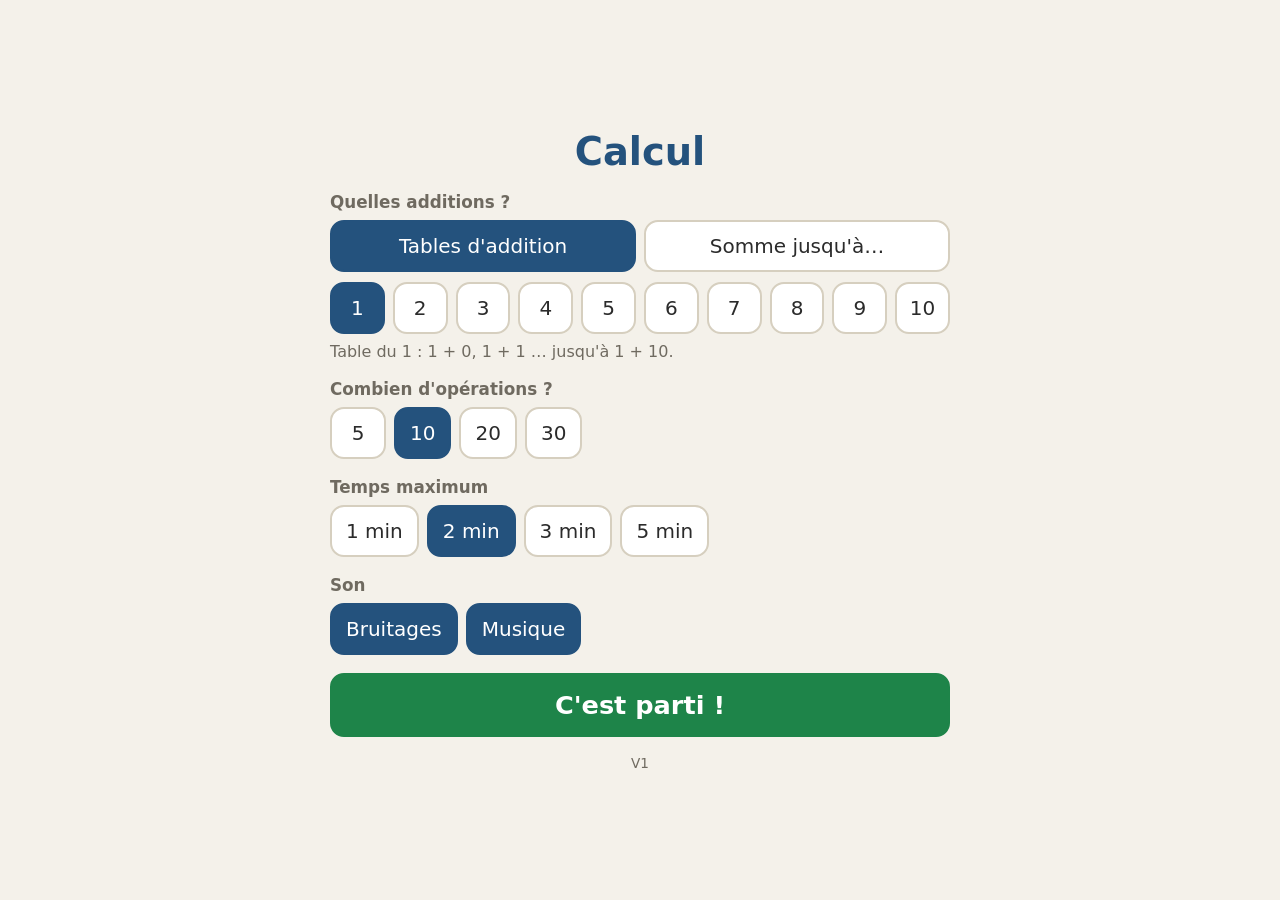
<file: Calcul-Test/index.html>
<!DOCTYPE html>
<html lang="fr">
<head>
<meta charset="utf-8">
<meta name="viewport" content="width=device-width, initial-scale=1, viewport-fit=cover">
<meta name="apple-mobile-web-app-capable" content="yes">
<meta name="apple-mobile-web-app-title" content="Calcul">
<title>Calcul</title>
<style>
/* ===================== Apparence ===================== */
:root {
  --bleu: #24527d;
  --bleu-vif: #3b82c4;
  --creme: #f4f1ea;
  --sable: #e8e3d7;
  --bord: #d6cfbf;
  --encre: #2b2b2b;
  --gris: #6f6a60;
  --rouge: #c0392b;
  --vert: #1e8449;
  --police: ui-rounded, "SF Pro Rounded", system-ui, -apple-system, "Segoe UI", Helvetica, Arial, sans-serif;
}
* { box-sizing: border-box; }
html { -webkit-text-size-adjust: 100%; }
body {
  margin: 0;
  height: 100dvh;                       /* dvh = hauteur réellement visible (barres de Safari déduites) */
  background: var(--creme);
  color: var(--encre);
  font-family: var(--police);
  overscroll-behavior: none;            /* pas d'effet « élastique » quand on tape vite */
  -webkit-user-select: none; user-select: none;   /* un appui long ne sélectionne pas le texte */
  -webkit-touch-callout: none;
}
button {
  font: inherit; color: inherit;
  border: 2px solid var(--bord); border-radius: 14px;
  background: #fff; cursor: pointer;
  touch-action: manipulation;           /* pas de zoom au double appui sur l'iPad */
  -webkit-tap-highlight-color: transparent;
}
button:active { background: var(--sable); }
[hidden] { display: none !important; }

.ecran {
  height: 100%;
  padding: max(16px, env(safe-area-inset-top)) 16px max(16px, env(safe-area-inset-bottom));
  display: flex; flex-direction: column; align-items: center;
}

/* ----- Écran des réglages ----- */
#ecran-reglages { overflow-y: auto; }
.reglages { width: 100%; max-width: 620px; margin: auto; display: flex; flex-direction: column; gap: 18px; }
h1 { margin: 0; font-size: 2.4rem; color: var(--bleu); text-align: center; }
h2 { margin: 0 0 8px; font-size: 1.05rem; color: var(--gris); font-weight: 600; }
.choix { display: flex; flex-wrap: wrap; gap: 8px; }
.choix button { min-width: 56px; min-height: 52px; padding: 6px 14px; font-size: 1.25rem; }
.choix button.actif { background: var(--bleu); border-color: var(--bleu); color: #fff; }
.choix.large button { flex: 1; }
/* les dix tables sur une ligne (deux lignes de cinq sur un écran étroit) */
#choix-tables { display: grid; grid-template-columns: repeat(10, 1fr); }
#choix-tables button { min-width: 0; padding: 6px 0; }
@media (max-width: 560px) { #choix-tables { grid-template-columns: repeat(5, 1fr); } }
.sous-reglage { margin-top: 10px; }
.pas-a-pas { display: flex; align-items: center; gap: 14px; }
.pas-a-pas button { width: 56px; height: 52px; font-size: 1.6rem; }
.pas-a-pas output { font-size: 2rem; font-weight: 700; min-width: 2ch; text-align: center; color: var(--bleu); }
.exemple { color: var(--gris); font-size: 1rem; margin: 8px 0 0; }
.principal {
  min-height: 64px; font-size: 1.6rem; font-weight: 700;
  background: var(--vert); border-color: var(--vert); color: #fff;
}
.principal:active { background: #17693a; }
.version { text-align: center; color: var(--gris); font-size: .85rem; margin: 0; }

/* ----- Écran de jeu ----- */
.barre { width: 100%; max-width: 980px; display: flex; align-items: center; justify-content: space-between; gap: 12px; }
.barre button { padding: 8px 14px; font-size: 1rem; color: var(--gris); }
#avancement { font-size: 1.5rem; font-weight: 600; color: var(--gris); }
#chrono { font-size: 2rem; font-weight: 700; color: var(--bleu); font-variant-numeric: tabular-nums; min-width: 4ch; text-align: right; }
#chrono.urgent { color: var(--rouge); }

.plateau {
  flex: 1; width: 100%; max-width: 980px; min-height: 0;
  display: grid; grid-template-rows: 1fr auto; gap: 12px; align-items: center; justify-items: center;
}
.operation {
  font-size: clamp(3rem, 15vw, 6.5rem); font-weight: 700;
  font-variant-numeric: tabular-nums; white-space: nowrap;
  display: flex; align-items: center; gap: .25em;
}
.reponse {
  display: inline-block; min-width: 2.3ch; padding: 0 .15em; text-align: center;
  border: 4px solid var(--bleu-vif); border-radius: 18px; background: #fff; color: var(--bleu);
}
.reponse.vide { color: var(--bord); }
.reponse.faux { border-color: var(--rouge); color: var(--rouge); animation: secousse .35s; }
.reponse.juste { animation: eclair .35s; }
@keyframes secousse {
  20% { transform: translateX(-10px); } 40% { transform: translateX(10px); }
  60% { transform: translateX(-6px); }  80% { transform: translateX(6px); }
}
@keyframes eclair { 0%, 60% { border-color: var(--vert); background: #e3f4ea; } }
@media (prefers-reduced-motion: reduce) { .reponse.faux, .reponse.juste { animation: none; } }

/* Le « +1 » ou « −1 » qui s'envole au-dessus de la case réponse */
.operation { position: relative; }
.envol {
  position: absolute; right: .35em; top: -1.2em;
  font-size: .5em; font-weight: 700; pointer-events: none;
  animation: envol .8s ease-out forwards;
}
.envol.plus { color: var(--vert); }
.envol.moins { color: var(--rouge); }
@keyframes envol { from { opacity: 1; transform: translateY(.5em); } to { opacity: 0; transform: translateY(-.9em); } }

/* Le compteur de points, qui « saute » quand il change */
#points { font-size: 1.5rem; font-weight: 700; color: var(--bleu); font-variant-numeric: tabular-nums; display: inline-block; }
#points.saut { animation: saut .3s; }
@keyframes saut { 50% { transform: scale(1.35); } }

/* Confettis de l'écran de fin */
#confettis { position: fixed; inset: 0; overflow: hidden; pointer-events: none; }
#confettis span { position: absolute; top: -24px; width: 10px; height: 16px; border-radius: 2px; animation: chute linear forwards; }
@keyframes chute { to { transform: translateY(110vh) rotate(720deg); } }

.pave { width: 100%; max-width: 440px; display: grid; grid-template-columns: repeat(3, 1fr); gap: 10px; }
.pave button { min-height: clamp(60px, 10.5dvh, 104px); font-size: 2.2rem; font-weight: 600; }
.pave .ok { background: var(--vert); border-color: var(--vert); color: #fff; }
.pave .ok:active { background: #17693a; }
.pave .effacer { color: var(--gris); }

/* iPad tenu en largeur : l'opération à gauche, le pavé à droite */
@media (orientation: landscape) and (min-width: 760px) {
  .plateau { grid-template-rows: 1fr; grid-template-columns: 1fr 1fr; gap: 24px; }
  .operation { font-size: clamp(3rem, 9vw, 6.5rem); }
  .pave button { min-height: clamp(60px, 16dvh, 120px); }
}

/* ----- Écran de fin ----- */
.fin { margin: auto; width: 100%; max-width: 520px; display: flex; flex-direction: column; gap: 16px; text-align: center; }
#fin-temps { font-size: 3.2rem; font-weight: 700; color: var(--bleu); font-variant-numeric: tabular-nums; }
#fin-points { font-size: 2.2rem; font-weight: 700; color: var(--vert); }
#fin-detail { font-size: 1.2rem; color: var(--gris); }
.fin button { min-height: 60px; font-size: 1.4rem; }
</style>
</head>
<body>

<!-- RÉGLAGES : on définit l'exercice -->
<section class="ecran" id="ecran-reglages">
  <div class="reglages">
    <h1>Calcul</h1>

    <div>
      <h2>Quelles additions ?</h2>
      <div class="choix large" id="choix-mode"></div>
      <div class="sous-reglage" id="reglage-tables">
        <div class="choix" id="choix-tables"></div>
        <p class="exemple" id="exemple-tables"></p>
      </div>
      <div class="sous-reglage" id="reglage-somme" hidden>
        <div class="pas-a-pas">
          <button id="somme-moins" aria-label="Diminuer la somme">−</button>
          <output id="somme-valeur">5</output>
          <button id="somme-plus" aria-label="Augmenter la somme">+</button>
        </div>
        <p class="exemple" id="exemple-somme"></p>
      </div>
    </div>

    <div>
      <h2>Combien d'opérations ?</h2>
      <div class="choix" id="choix-nb"></div>
    </div>

    <div>
      <h2>Temps maximum</h2>
      <div class="choix" id="choix-chrono"></div>
    </div>

    <div>
      <h2>Son</h2>
      <div class="choix" id="choix-son"></div>
    </div>

    <button class="principal" id="btn-partir">C'est parti !</button>
    <p class="version" id="version"></p>
  </div>
</section>

<!-- JEU : une opération à la fois, le chrono décompte -->
<section class="ecran" id="ecran-jeu" hidden>
  <div class="barre">
    <button id="btn-arreter">✕ Arrêter</button>
    <span id="avancement"></span>
    <span id="points" aria-label="Points"></span>
    <span id="chrono"></span>
  </div>
  <div class="plateau">
    <div class="operation"><span id="enonce"></span><span class="reponse vide" id="reponse">?</span></div>
    <div class="pave" id="pave"></div>
  </div>
</section>

<!-- FIN : le chrono et le nombre d'erreurs -->
<section class="ecran" id="ecran-fin" hidden>
  <div class="fin">
    <h1 id="fin-titre"></h1>
    <div id="fin-temps"></div>
    <div id="fin-points"></div>
    <div id="fin-detail"></div>
    <button class="principal" id="btn-rejouer">Rejouer</button>
    <button id="btn-reglages">Changer les réglages</button>
  </div>
</section>

<div id="confettis"></div>

<script id="logique">
// =====================================================================================
//  LOGIQUE — les règles du jeu, sans affichage.
//  Rien dans ce bloc ne dessine, ne lit la page (DOM) ni n'écrit dans localStorage :
//  ce sont des fonctions « pures » (mêmes entrées → mêmes sorties), testées sans navigateur
//  par tests/test_logique.mjs. Une partie n'est jamais modifiée sur place : chaque action
//  renvoie une nouvelle partie ({ ...partie, … } = copie avec quelques champs changés).
// =====================================================================================

const VERSION = "1";

// ----- Ce que l'écran des réglages propose -----
const TABLES = [1, 2, 3, 4, 5, 6, 7, 8, 9, 10];   // tables d'addition proposées
const TERME_MAX = 10;                             // la table du 3 va de 3 + 0 à 3 + 10
const SOMME_MIN = 2;                              // mode « somme jusqu'à… » : le plafond va de 2…
const SOMME_MAX = 20;                             // …à 20 (reglages.somme = ce plafond)
const CHOIX_NB = [5, 10, 20, 30];                 // nombre d'opérations
const CHOIX_CHRONO = [60, 120, 180, 300];         // temps maximum, en secondes
const CHIFFRES_MAX = 2;                           // la plus grande réponse est 20 : deux chiffres
const REGLAGES_DEFAUT = { mode: "tables", tables: [1], somme: 5, nb: 10, chrono: 120, bruitages: true, musique: true };

// ----- Les points -----
const POINTS_JUSTE = 1;                           // une bonne réponse
const POINTS_FAUX = -1;                           // une mauvaise réponse validée
const BONUS_TEMPS = 3;                            // toutes les opérations faites avant la fin du chrono

// Réglages relus du navigateur (ou n'importe quoi d'autre) : on garde ce qui est valide,
// le reste reprend la valeur par défaut.
function validerReglages(brut) {
  const r = (brut && typeof brut === "object") ? brut : {};
  const tables = Array.isArray(r.tables) ? TABLES.filter((t) => r.tables.includes(t)) : [];
  return {
    mode: r.mode === "somme" ? "somme" : "tables",
    tables: tables.length ? tables : REGLAGES_DEFAUT.tables.slice(),
    somme: (Number.isInteger(r.somme) && r.somme >= SOMME_MIN && r.somme <= SOMME_MAX) ? r.somme : REGLAGES_DEFAUT.somme,
    nb: CHOIX_NB.includes(r.nb) ? r.nb : REGLAGES_DEFAUT.nb,
    chrono: CHOIX_CHRONO.includes(r.chrono) ? r.chrono : REGLAGES_DEFAUT.chrono,
    bruitages: r.bruitages !== false,             // allumés, sauf si on les a éteints
    musique: r.musique !== false,
  };
}

// ----- Les opérations -----
// Une opération = { a, b } pour « a + b = ? ».

// Toutes les opérations possibles avec ces réglages (la « réserve » dans laquelle on tire).
function reserveOperations(reglages) {
  const reserve = [];
  if (reglages.mode === "somme") {
    // somme jusqu'à 5 : toutes les additions dont le résultat va de 1 à 5
    // (0 + 1, 1 + 0, 0 + 2, 1 + 1, 2 + 0, … 4 + 1, 5 + 0)
    for (let total = 1; total <= reglages.somme; total++) {
      for (let a = 0; a <= total; a++) reserve.push({ a: a, b: total - a });
    }
  } else {
    // table du 3 : 3 + 0, 3 + 1, … 3 + 10
    for (const table of reglages.tables) {
      for (let b = 0; b <= TERME_MAX; b++) reserve.push({ a: table, b: b });
    }
  }
  return reserve;
}

function resultat(operation) { return operation.a + operation.b; }
function texteOperation(operation) { return operation.a + " + " + operation.b + " ="; }
function memeOperation(x, y) { return x.a === y.a && x.b === y.b; }

// Copie mélangée d'une liste (méthode de Fisher-Yates). « hasard » renvoie un nombre entre 0 et 1 :
// Math.random dans le jeu, une fonction fixe dans les tests.
function melanger(liste, hasard = Math.random) {
  const copie = liste.slice();
  for (let i = copie.length - 1; i > 0; i--) {
    const j = Math.floor(hasard() * (i + 1));
    [copie[i], copie[j]] = [copie[j], copie[i]];     // échange de deux cases
  }
  return copie;
}

// Tire « nb » opérations : on épuise la réserve mélangée avant de la reprendre (chaque opération
// revient donc aussi souvent que les autres), sans jamais deux fois de suite la même.
function tirerSerie(reserve, nb, hasard = Math.random) {
  const serie = [];
  while (serie.length < nb) {
    const paquet = melanger(reserve, hasard);
    if (serie.length && paquet.length > 1 && memeOperation(paquet[0], serie[serie.length - 1])) {
      paquet.push(paquet.shift());                   // la première passe à la fin du paquet
    }
    serie.push(...paquet);
  }
  return serie.slice(0, nb);
}

// ----- Une partie -----
// { serie : les opérations, index : numéro de l'opération en cours (à partir de 0),
//   erreurs : mauvaises réponses validées, saisie : chiffres tapés pas encore validés }
function nouvellePartie(reglages, hasard = Math.random) {
  return { serie: tirerSerie(reserveOperations(reglages), reglages.nb, hasard), index: 0, erreurs: 0, saisie: "" };
}

function partieFinie(partie) { return partie.index >= partie.serie.length; }
function operationEnCours(partie) { return partieFinie(partie) ? null : partie.serie[partie.index]; }

function taperChiffre(partie, chiffre) {
  if (partieFinie(partie)) return partie;
  const saisie = (partie.saisie === "0") ? chiffre : partie.saisie + chiffre;   // « 0 » puis « 7 » donne « 7 », pas « 07 »
  if (saisie.length > CHIFFRES_MAX) return partie;
  return { ...partie, saisie: saisie };
}

function effacerChiffre(partie) {
  return { ...partie, saisie: partie.saisie.slice(0, -1) };   // slice(0, -1) = tout sauf le dernier caractère
}

// Touche OK. Renvoie la nouvelle partie et le verdict :
//  "vide"  rien n'était tapé, rien ne change ;
//  "juste" on passe à l'opération suivante ;
//  "faux"  une erreur de plus, la saisie est vidée et on reste sur la même opération.
function validerSaisie(partie) {
  if (partieFinie(partie) || partie.saisie === "") return { partie: partie, verdict: "vide" };
  if (Number(partie.saisie) === resultat(operationEnCours(partie))) {
    return { partie: { ...partie, index: partie.index + 1, saisie: "" }, verdict: "juste" };
  }
  return { partie: { ...partie, erreurs: partie.erreurs + 1, saisie: "" }, verdict: "faux" };
}

// Points pendant la partie : +1 par bonne réponse, −1 par erreur (le total peut passer sous zéro).
function pointsEnCours(partie) { return partie.index * POINTS_JUSTE + partie.erreurs * POINTS_FAUX; }

// Points à la fin : le bonus s'ajoute si toutes les opérations ont été faites dans le temps.
function pointsFinaux(partie, dansLesTemps) { return pointsEnCours(partie) + (dansLesTemps ? BONUS_TEMPS : 0); }

// « +1 », « −3 », « 0 » (avec le vrai signe moins, plus lisible que le tiret).
function texteSigne(n) { return n > 0 ? "+" + n : n < 0 ? "−" + (-n) : "0"; }
function textePoints(n) { return (n < 0 ? "−" + (-n) : String(n)) + " point" + (Math.abs(n) > 1 ? "s" : ""); }

// ----- Le temps -----
// Temps restant en millisecondes (jamais négatif).
function tempsRestant(ecouleMs, chronoSecondes) { return Math.max(0, chronoSecondes * 1000 - ecouleMs); }

// Chrono qui décompte : « 1:05 ». On arrondit à la seconde supérieure, pour que 0:00 veuille dire « fini ».
function formaterChrono(ms) {
  const secondes = Math.ceil(ms / 1000);
  return Math.floor(secondes / 60) + ":" + String(secondes % 60).padStart(2, "0");
}

// Temps final, au dixième de seconde : « 23,4 s » ou « 1 min 05,2 s ».
function formaterDuree(ms) {
  const dixiemes = Math.round(ms / 100);
  const minutes = Math.floor(dixiemes / 600);
  const secondes = ((dixiemes % 600) / 10).toFixed(1).replace(".", ",");
  return minutes ? minutes + " min " + secondes.padStart(4, "0") + " s" : secondes + " s";
}

function libelleChrono(secondes) { return (secondes / 60) + " min"; }
function pluriel(n, mot) { return n + " " + mot + (n > 1 ? "s" : ""); }
</script>

<script id="affichage">
// =====================================================================================
//  AFFICHAGE — tout ce qui touche la page : réglages, pavé, chrono, localStorage.
//  N'invente aucune règle : appelle seulement les fonctions du bloc « logique ».
// =====================================================================================

// Clé du localStorage (mémoire du navigateur). Suffixe -test sur l'adresse …/Calcul-Test/,
// pour que la version de test ne touche pas aux réglages de la version de référence.
const CLE_STOCKAGE = "calcul-reglages" + (/-test(\/|$)/i.test(location.pathname) ? "-test" : "");

const $ = (id) => document.getElementById(id);    // raccourci : $("chrono") = l'élément dont l'id est « chrono »

let reglages = lireReglages();
let partie = null;        // la partie en cours (voir nouvellePartie), ou null
let debut = 0;            // instant du départ, en millisecondes (performance.now)
let minuterie = null;     // numéro du setInterval qui rafraîchit le chrono

// ----- Mémoire des réglages -----
function lireReglages() {
  try { return validerReglages(JSON.parse(localStorage.getItem(CLE_STOCKAGE))); }
  catch (e) { return validerReglages(null); }     // navigation privée, texte illisible… : réglages par défaut
}
function garderReglages() {
  try { localStorage.setItem(CLE_STOCKAGE, JSON.stringify(reglages)); } catch (e) { /* tant pis */ }
}

function montrerEcran(nom) {
  for (const ecran of ["reglages", "jeu", "fin"]) $("ecran-" + ecran).hidden = (ecran !== nom);
}

// ----- Écran des réglages -----
// Fabrique une rangée de boutons. « valeurs » : liste de [valeur, texte] ; « estActif(valeur) » dit
// quels boutons sont allumés ; « auChoix(valeur) » est appelée quand on appuie sur un bouton.
function rangee(id, valeurs, estActif, auChoix) {
  const zone = $(id);
  zone.textContent = "";
  for (const [valeur, texte] of valeurs) {
    const bouton = document.createElement("button");
    bouton.textContent = texte;
    bouton.classList.toggle("actif", estActif(valeur));
    bouton.setAttribute("aria-pressed", estActif(valeur));
    bouton.addEventListener("click", () => { auChoix(valeur); garderReglages(); dessinerReglages(); });
    zone.appendChild(bouton);
  }
}

function dessinerReglages() {
  rangee("choix-mode", [["tables", "Tables d'addition"], ["somme", "Somme jusqu'à…"]],
    (v) => reglages.mode === v, (v) => { reglages.mode = v; });

  rangee("choix-tables", TABLES.map((t) => [t, String(t)]),
    (t) => reglages.tables.includes(t),
    (t) => {
      // un appui allume ou éteint la table ; il en reste toujours au moins une
      const tables = reglages.tables.includes(t) ? reglages.tables.filter((x) => x !== t) : [...reglages.tables, t];
      if (tables.length) reglages.tables = tables.sort((x, y) => x - y);
    });

  rangee("choix-nb", CHOIX_NB.map((n) => [n, String(n)]), (n) => reglages.nb === n, (n) => { reglages.nb = n; });
  rangee("choix-chrono", CHOIX_CHRONO.map((s) => [s, libelleChrono(s)]), (s) => reglages.chrono === s, (s) => { reglages.chrono = s; });
  // deux interrupteurs : un appui allume ou éteint
  rangee("choix-son", [["bruitages", "Bruitages"], ["musique", "Musique"]],
    (nom) => reglages[nom], (nom) => { reglages[nom] = !reglages[nom]; });

  $("reglage-tables").hidden = reglages.mode !== "tables";
  $("reglage-somme").hidden = reglages.mode !== "somme";
  $("somme-valeur").textContent = reglages.somme;
  $("somme-moins").disabled = reglages.somme <= SOMME_MIN;
  $("somme-plus").disabled = reglages.somme >= SOMME_MAX;

  const t = reglages.tables[0];
  $("exemple-tables").textContent = "Table du " + t + " : " + t + " + 0, " + t + " + 1 … jusqu'à " + t + " + " + TERME_MAX + ".";
  const s = reglages.somme, a = Math.floor(s / 2);
  $("exemple-somme").textContent = "Toutes les additions dont le résultat va de 1 à " + s
    + " : 1 + 1, " + a + " + " + (s - a) + ", 0 + " + (s - 1) + "…";
}

function changerSomme(pas) {
  reglages = validerReglages({ ...reglages, somme: Math.min(SOMME_MAX, Math.max(SOMME_MIN, reglages.somme + pas)) });
  garderReglages();
  dessinerReglages();
}

// ----- Sons -----
// Aucun fichier audio : les sons sont fabriqués par le navigateur (Web Audio). Une « note » est un
// oscillateur (une onde à une fréquence donnée) dont le volume monte très vite puis s'éteint.
let audio = null;         // l'AudioContext (la « table de mixage » du navigateur), créé au premier départ
let musique = null;       // la musique en cours : { sortie, pas, quand, minuterie }, ou null

// À appeler pendant un appui sur un bouton : Safari n'autorise le son qu'après un geste de l'utilisateur.
function preparerAudio() {
  if (!reglages.bruitages && !reglages.musique) return;
  try {
    const Classe = window.AudioContext || window.webkitAudioContext;   // ancien nom sur les vieux Safari
    if (!audio) audio = new Classe();
    if (audio.state !== "running") audio.resume();
  } catch (e) { audio = null; }                   // pas de son possible : le jeu continue en silence
}

// Numéro de note MIDI → fréquence en hertz (69 = le la à 440 Hz, +12 = une octave plus haut).
function frequence(midi) { return 440 * Math.pow(2, (midi - 69) / 12); }

// Joue une note. quand : instant de départ (horloge de l'AudioContext, en secondes) ; forme : timbre
// de l'onde ("sine" doux, "triangle" un peu plus clair, "square" plus rêche).
function note(midi, quand, duree, volume, forme, sortie) {
  const oscillateur = audio.createOscillator(), gain = audio.createGain();
  oscillateur.type = forme;
  oscillateur.frequency.value = frequence(midi);
  gain.gain.setValueAtTime(0.0001, quand);
  gain.gain.exponentialRampToValueAtTime(volume, quand + 0.015);     // attaque rapide, sans « clic »
  gain.gain.exponentialRampToValueAtTime(0.0001, quand + duree);     // puis la note s'éteint
  oscillateur.connect(gain).connect(sortie);
  oscillateur.start(quand);
  oscillateur.stop(quand + duree + 0.02);
}

// Les bruitages : pour chacun, une liste de notes [note MIDI, départ (s), durée (s)].
const BRUITAGES = {
  juste: { forme: "triangle", volume: 0.22, notes: [[76, 0, 0.12], [83, 0.09, 0.22]] },                 // deux notes qui montent
  faux:  { forme: "square",   volume: 0.06, notes: [[55, 0, 0.14], [50, 0.13, 0.26]] },                 // deux notes graves qui descendent
  bravo: { forme: "triangle", volume: 0.2,  notes: [[72, 0, 0.14], [76, 0.12, 0.14], [79, 0.24, 0.14], [84, 0.36, 0.6], [76, 0.36, 0.6], [79, 0.36, 0.6]] },   // arpège puis accord
  temps: { forme: "sine",     volume: 0.2,  notes: [[67, 0, 0.22], [64, 0.2, 0.22], [60, 0.4, 0.5]] },  // trois notes qui descendent doucement
};

function bruitage(nom) {
  if (!audio || !reglages.bruitages) return;
  const b = BRUITAGES[nom], depart = audio.currentTime + 0.01;
  for (const [midi, decalage, duree] of b.notes) note(midi, depart + decalage, duree, b.volume, b.forme, audio.destination);
}

// La musique de fond : une boucle de 4 mesures. Un « pas » = une croche (un demi-temps).
const TEMPO = 112;                                 // temps par minute
const MELODIE = [                                  // une note MIDI par pas, null = silence
  72, null, 76, 79, null, 76, 81, 79,
  76, null, 74, 76, 79, null, null, null,
  81, null, 79, 76, null, 74, 76, 72,
  74, null, 76, 74, 72, null, null, null,
];
const BASSE = [48, 55, 48, 55, 57, 52, 57, 52, 53, 48, 53, 48, 55, 50, 55, 59];   // une note par temps (tous les deux pas)

function lancerMusique() {
  arreterMusique();
  if (!audio || !reglages.musique) return;
  const sortie = audio.createGain();               // un bouton de volume pour toute la musique
  sortie.gain.value = 1;
  sortie.connect(audio.destination);
  musique = { sortie: sortie, pas: 0, quand: audio.currentTime + 0.15, minuterie: setInterval(programmerMusique, 50) };
  programmerMusique();
}

// Appelée 20 fois par seconde : programme à l'avance les notes du prochain tiers de seconde.
// (C'est l'horloge de l'AudioContext qui donne le rythme, bien plus régulière que setInterval.)
function programmerMusique() {
  if (!musique) return;
  const dureePas = 60 / TEMPO / 2;
  if (musique.quand < audio.currentTime) musique.quand = audio.currentTime + 0.05;   // après une pause (iPad verrouillé…)
  while (musique.quand < audio.currentTime + 0.35) {
    const i = musique.pas % MELODIE.length;
    if (MELODIE[i] !== null) note(MELODIE[i], musique.quand, dureePas * 1.7, 0.05, "triangle", musique.sortie);
    if (i % 2 === 0) note(BASSE[i / 2], musique.quand, dureePas * 1.9, 0.045, "sine", musique.sortie);
    musique.pas += 1;
    musique.quand += dureePas;
  }
}

function arreterMusique() {
  if (!musique) return;
  clearInterval(musique.minuterie);
  musique.sortie.gain.setTargetAtTime(0, audio.currentTime, 0.04);   // fondu très court, pour ne pas couper net
  musique = null;
}

// ----- Animations -----
const SANS_ANIMATION = window.matchMedia("(prefers-reduced-motion: reduce)").matches;   // réglage « réduire les animations »

// Le « +1 » ou « −1 » qui s'envole au-dessus de la case réponse.
function envol(points) {
  if (SANS_ANIMATION) return;
  const etiquette = document.createElement("span");
  etiquette.className = "envol " + (points > 0 ? "plus" : "moins");
  etiquette.textContent = texteSigne(points);
  document.querySelector(".operation").appendChild(etiquette);
  setTimeout(() => etiquette.remove(), 800);
}

// Rejoue une animation CSS : on retire la classe, on force le navigateur à en tenir compte, on la remet.
function animer(element, classe) {
  element.classList.remove(classe);
  void element.offsetWidth;
  element.classList.add(classe);
}

function confettis() {
  const zone = $("confettis");
  zone.textContent = "";
  if (SANS_ANIMATION) return;
  for (let i = 0; i < 60; i++) {
    const confetti = document.createElement("span");
    confetti.style.left = (Math.random() * 100) + "%";
    confetti.style.background = "hsl(" + Math.floor(Math.random() * 360) + " 75% 55%)";   // couleur au hasard
    confetti.style.animationDuration = (1.6 + Math.random() * 1.6) + "s";
    confetti.style.animationDelay = (Math.random() * 0.6) + "s";
    zone.appendChild(confetti);
  }
  setTimeout(() => { zone.textContent = ""; }, 4000);
}

// ----- Partie -----
function demarrer() {
  preparerAudio();
  $("confettis").textContent = "";
  partie = nouvellePartie(reglages);
  debut = performance.now();
  montrerEcran("jeu");
  dessinerJeu();
  rafraichirChrono();
  clearInterval(minuterie);
  minuterie = setInterval(rafraichirChrono, 100);   // dix fois par seconde
  lancerMusique();
}

function dessinerJeu() {
  const operation = operationEnCours(partie);
  if (!operation) return;
  $("points").textContent = "⭐ " + textePoints(pointsEnCours(partie));
  $("avancement").textContent = (partie.index + 1) + " / " + partie.serie.length;
  $("enonce").textContent = texteOperation(operation);
  $("reponse").textContent = partie.saisie || "?";
  $("reponse").classList.toggle("vide", partie.saisie === "");
}

function rafraichirChrono() {
  if (!partie) return;
  const restant = tempsRestant(performance.now() - debut, reglages.chrono);
  $("chrono").textContent = formaterChrono(restant);
  $("chrono").classList.toggle("urgent", restant <= 10000);   // rouge dans les 10 dernières secondes
  if (restant <= 0) terminer(false);
}

// Une touche du pavé (ou du clavier du Mac) : "0" à "9", "effacer" ou "ok".
function touche(nom) {
  if (!partie || $("ecran-jeu").hidden) return;
  const reponse = $("reponse");
  reponse.classList.remove("faux", "juste");
  if (nom === "effacer") {
    partie = effacerChiffre(partie);
  } else if (nom === "ok") {
    const { partie: suite, verdict } = validerSaisie(partie);
    partie = suite;
    if (verdict === "juste" && partieFinie(partie)) { terminer(true); return; }
    if (verdict === "juste") { bruitage("juste"); envol(POINTS_JUSTE); animer(reponse, "juste"); animer($("points"), "saut"); }
    if (verdict === "faux") { bruitage("faux"); envol(POINTS_FAUX); animer(reponse, "faux"); animer($("points"), "saut"); }
  } else {
    partie = taperChiffre(partie, nom);
  }
  dessinerJeu();
}

// Fin de partie. reussi = true : toutes les opérations sont faites ; false : le temps est écoulé.
function terminer(reussi) {
  clearInterval(minuterie);
  const duree = Math.min(performance.now() - debut, reglages.chrono * 1000);
  const total = partie.serie.length, faites = partie.index, erreurs = partie.erreurs;
  const points = pointsFinaux(partie, reussi);
  partie = null;
  arreterMusique();
  bruitage(reussi ? "bravo" : "temps");
  if (reussi) confettis();
  $("fin-titre").textContent = reussi ? "Bravo !" : "Temps écoulé";
  $("fin-temps").textContent = reussi ? formaterDuree(duree) : faites + " / " + total;
  $("fin-points").textContent = "⭐ " + textePoints(points);
  // le détail du calcul des points : « 10 bonnes réponses (+10) · 1 erreur (−1) · dans les temps (+3) »
  $("fin-detail").textContent = [
    pluriel(faites, "bonne") + " " + (faites > 1 ? "réponses" : "réponse") + " (" + texteSigne(faites * POINTS_JUSTE) + ")",
    erreurs ? pluriel(erreurs, "erreur") + " (" + texteSigne(erreurs * POINTS_FAUX) + ")" : "aucune erreur",
    reussi ? "dans les temps (" + texteSigne(BONUS_TEMPS) + ")" : "pas fini en " + libelleChrono(reglages.chrono),
  ].join(" · ");
  montrerEcran("fin");
}

function arreter() {
  clearInterval(minuterie);
  arreterMusique();
  partie = null;
  montrerEcran("reglages");
}

// ----- Mise en place -----
function construirePave() {
  const touches = ["1", "2", "3", "4", "5", "6", "7", "8", "9", "effacer", "0", "ok"];
  for (const nom of touches) {
    const bouton = document.createElement("button");
    bouton.dataset.touche = nom;           // devient l'attribut data-touche="…" du bouton
    bouton.textContent = nom === "effacer" ? "⌫" : nom === "ok" ? "OK" : nom;
    if (nom === "effacer") { bouton.className = "effacer"; bouton.setAttribute("aria-label", "Effacer"); }
    if (nom === "ok") bouton.className = "ok";
    $("pave").appendChild(bouton);
  }
  // « pointerdown » = dès que le doigt touche (plus réactif que « click », qui attend que le doigt se lève)
  $("pave").addEventListener("pointerdown", (evenement) => {
    const bouton = evenement.target.closest("button");
    if (!bouton) return;
    evenement.preventDefault();
    touche(bouton.dataset.touche);
  });
}

// Clavier du Mac (pratique pour essayer) : chiffres, Retour arrière, Entrée.
document.addEventListener("keydown", (evenement) => {
  if (/^[0-9]$/.test(evenement.key)) touche(evenement.key);
  else if (evenement.key === "Backspace") touche("effacer");
  else if (evenement.key === "Enter" && !$("ecran-jeu").hidden) { evenement.preventDefault(); touche("ok"); }
});

$("somme-moins").addEventListener("click", () => changerSomme(-1));
$("somme-plus").addEventListener("click", () => changerSomme(+1));
$("btn-partir").addEventListener("click", demarrer);
$("btn-rejouer").addEventListener("click", demarrer);
$("btn-reglages").addEventListener("click", () => montrerEcran("reglages"));
$("btn-arreter").addEventListener("click", arreter);
$("version").textContent = "V" + VERSION;

construirePave();
dessinerReglages();
</script>
</body>
</html>
</file>
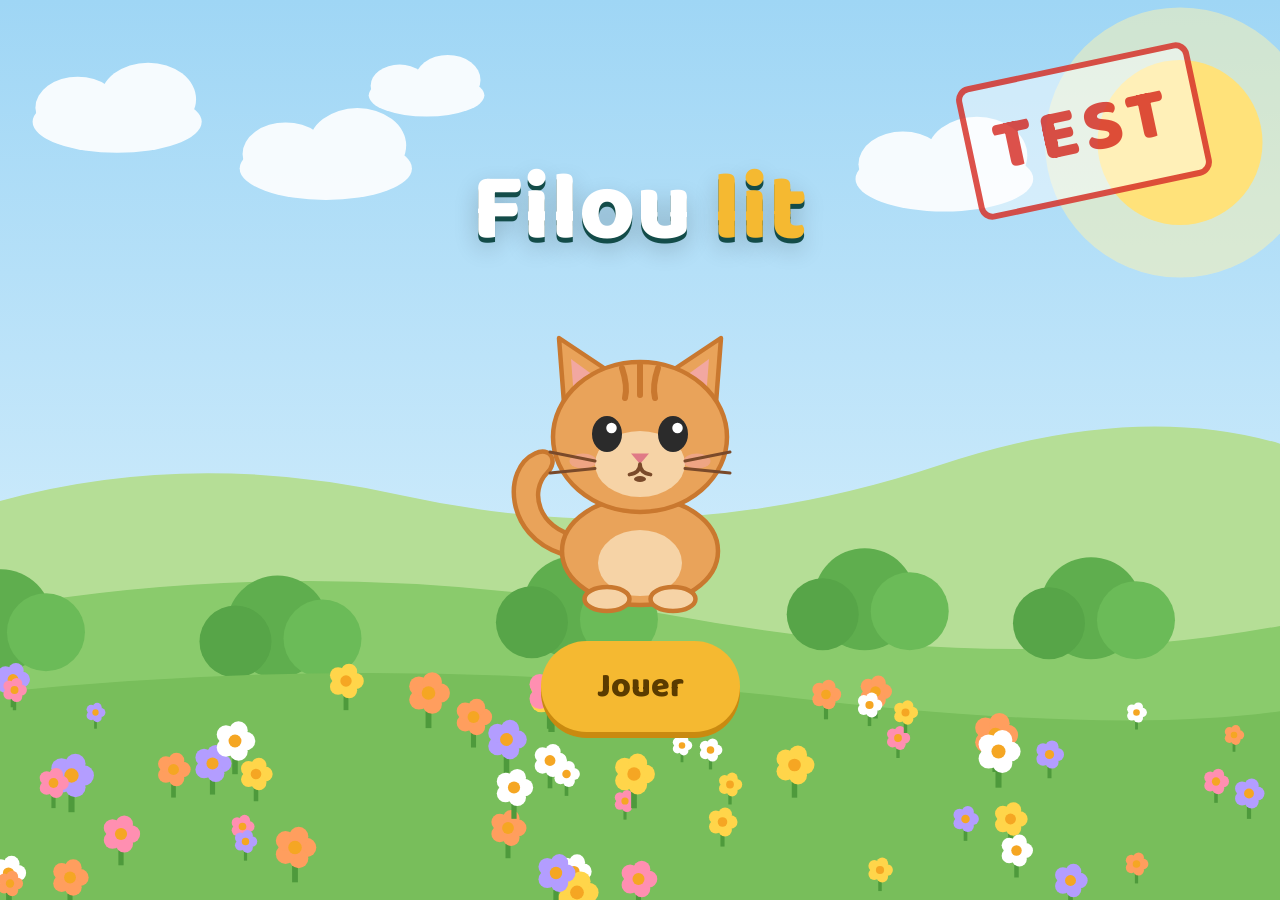
<file: Filou-Test/index.html>
<!doctype html>
<html lang="fr">
<head>
<meta charset="utf-8">
<meta name="viewport" content="width=device-width,initial-scale=1,viewport-fit=cover">
<meta name="apple-mobile-web-app-capable" content="yes">
<meta name="apple-mobile-web-app-title" content="Filou">
<meta name="theme-color" content="#1E6E6A">
<title>Filou lit</title>
<link rel="icon" href="icone.png">
<link rel="apple-touch-icon" href="icone.png">
<link rel="stylesheet" href="style.css?v=2t4">
</head>
<body>

<!-- ACCUEIL -->
<section class="ecran" id="ecran-accueil">
  <div class="decor" id="accueil-decor"></div>
  <div class="accueil-centre">
    <h1 class="titre-jeu">Filou <span>lit</span></h1>
    <svg class="filou" role="img" aria-label="Filou le chat"></svg>
    <button class="btn gros or" id="btn-jouer">Jouer</button>
  </div>
</section>

<!-- CARTE DES MONDES -->
<section class="ecran" id="ecran-carte" hidden>
  <div class="decor" id="carte-decor"></div>
  <div class="barre">
    <button class="pastille rouge" id="btn-quitter">👋 Au revoir</button>
    <span class="espace"></span>
    <span class="pastille compteur-croq" title="Croquettes"><span class="nb-croq">0</span><svg class="croq" viewBox="0 0 40 40"><path d="M20 3 C31 3 37 11 36 20 C37 30 30 37 20 37 C9 37 3 29 4 20 C3 10 10 3 20 3 Z" fill="#A8652B"/><path d="M20 8 C28 8 32 13 31 20 C32 27 27 32 20 32 C12 32 8 27 9 20 C8 13 12 8 20 8 Z" fill="#C58447"/><circle cx="15" cy="16" r="2.4" fill="#7E461A"/><circle cx="25" cy="15" r="2.4" fill="#7E461A"/><circle cx="20" cy="24" r="2.4" fill="#7E461A"/></svg></span>
    <button class="pastille" id="btn-maison">🏠 Maison</button>
    <button class="pastille rond btn-parent" id="btn-parent" aria-label="Espace parent (appui long)">⚙️<svg class="anneau" viewBox="0 0 58 58"><circle cx="29" cy="29" r="27"/></svg></button>
  </div>
  <div class="carte-titre" id="carte-titre"></div>
  <div class="carte-zone" id="carte-zone"></div>
  <button class="fleche-monde g" id="monde-prec" aria-label="Monde précédent">◀</button>
  <button class="fleche-monde d" id="monde-suiv" aria-label="Monde suivant">▶</button>
</section>

<!-- EXERCICE -->
<section class="ecran" id="ecran-exo" hidden>
  <div class="decor" id="exo-decor"></div>
  <div class="voile-clair"></div>
  <div class="barre">
    <button class="pastille rond" id="btn-retour-exo" aria-label="Retour à la carte">🗺️</button>
    <span class="espace"></span>
    <div class="progression" id="progression"></div>
    <span class="espace"></span>
    <span class="pastille compteur-croq"><span class="nb-croq">0</span><svg class="croq" viewBox="0 0 40 40"><path d="M20 3 C31 3 37 11 36 20 C37 30 30 37 20 37 C9 37 3 29 4 20 C3 10 10 3 20 3 Z" fill="#A8652B"/><path d="M20 8 C28 8 32 13 31 20 C32 27 27 32 20 32 C12 32 8 27 9 20 C8 13 12 8 20 8 Z" fill="#C58447"/><circle cx="15" cy="16" r="2.4" fill="#7E461A"/><circle cx="25" cy="15" r="2.4" fill="#7E461A"/><circle cx="20" cy="24" r="2.4" fill="#7E461A"/></svg></span>
  </div>
  <main class="table" id="table" aria-live="polite"></main>
</section>

<!-- MAISON DE FILOU -->
<section class="ecran" id="ecran-maison" hidden>
  <div class="decor fond-maison"></div>
  <div class="barre">
    <button class="pastille rond" id="btn-retour-maison" aria-label="Retour à la carte">🗺️</button>
    <span class="pastille titre-maison">La maison de Filou</span>
    <span class="espace"></span>
    <span class="pastille petit" id="maison-compte"></span>
    <span class="pastille compteur-croq"><span class="nb-croq">0</span><svg class="croq" viewBox="0 0 40 40"><path d="M20 3 C31 3 37 11 36 20 C37 30 30 37 20 37 C9 37 3 29 4 20 C3 10 10 3 20 3 Z" fill="#A8652B"/><path d="M20 8 C28 8 32 13 31 20 C32 27 27 32 20 32 C12 32 8 27 9 20 C8 13 12 8 20 8 Z" fill="#C58447"/><circle cx="15" cy="16" r="2.4" fill="#7E461A"/><circle cx="25" cy="15" r="2.4" fill="#7E461A"/><circle cx="20" cy="24" r="2.4" fill="#7E461A"/></svg></span>
  </div>
  <div class="maison">
    <div class="chambre">
      <svg id="chambre-svg" viewBox="0 0 1000 640" preserveAspectRatio="xMidYMid meet" role="img" aria-label="La chambre de Filou"></svg>
      <div class="bulle bulle-maison" id="bulle-maison" aria-live="polite"></div>
      <div class="achat" id="achat" hidden></div>
    </div>
    <div class="catalogue">
      <div class="rayons" id="rayons"></div>
      <div class="articles" id="articles"></div>
    </div>
  </div>
</section>

<!-- FILOU QUI GUIDE (carte et exercices) -->
<div class="coin-filou" id="coin" hidden>
  <svg class="filou" role="img" aria-label="Filou"></svg>
  <div class="bulle" id="bulle" aria-live="polite"></div>
</div>

<div class="voile" id="voile-fin" hidden></div>
<section class="ecran parent" id="ecran-parent" hidden></section>

<script src="js/donnees.js?v=2t4"></script>
<script src="js/moteur.js?v=2t4"></script>
<script src="js/dessins.js?v=2t4"></script>
<script src="js/maison.js?v=2t4"></script>
<script src="js/voix.js?v=2t4"></script>
<script src="js/jeux.js?v=2t4"></script>
<script src="js/app.js?v=2t4"></script>
</body>
</html>
</file>
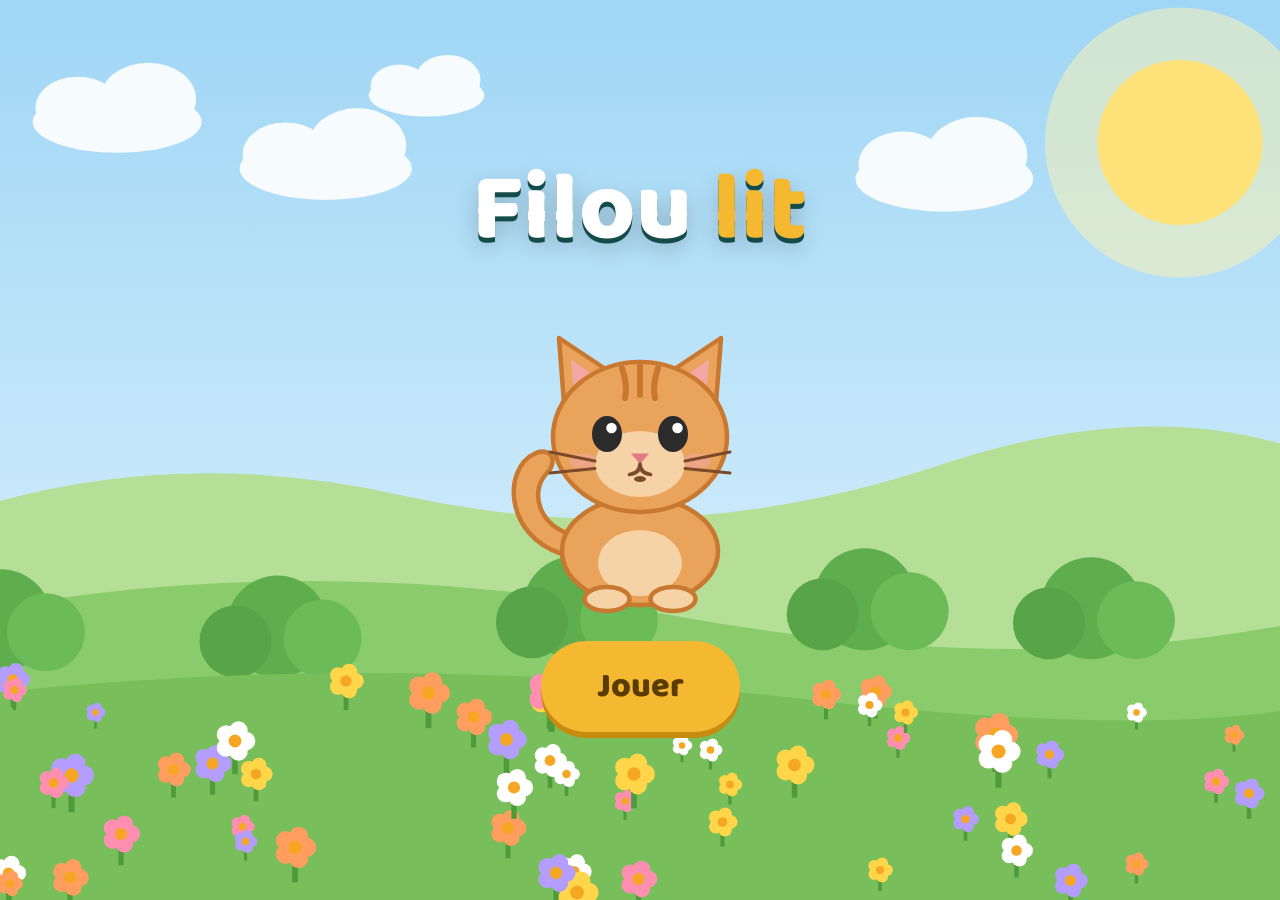
<file: Filou/index.html>
<!doctype html>
<html lang="fr">
<head>
<meta charset="utf-8">
<meta name="viewport" content="width=device-width,initial-scale=1,viewport-fit=cover">
<meta name="apple-mobile-web-app-capable" content="yes">
<meta name="apple-mobile-web-app-title" content="Filou">
<meta name="theme-color" content="#1E6E6A">
<title>Filou lit</title>
<link rel="icon" href="icone.png">
<link rel="apple-touch-icon" href="icone.png">
<link rel="stylesheet" href="style.css?v=2">
</head>
<body>

<!-- ACCUEIL -->
<section class="ecran" id="ecran-accueil">
  <div class="decor" id="accueil-decor"></div>
  <div class="accueil-centre">
    <h1 class="titre-jeu">Filou <span>lit</span></h1>
    <svg class="filou" role="img" aria-label="Filou le chat"></svg>
    <button class="btn gros or" id="btn-jouer">Jouer</button>
  </div>
</section>

<!-- CARTE DES MONDES -->
<section class="ecran" id="ecran-carte" hidden>
  <div class="decor" id="carte-decor"></div>
  <div class="barre">
    <button class="pastille rouge" id="btn-quitter">👋 Au revoir</button>
    <span class="espace"></span>
    <span class="pastille compteur-croq" title="Croquettes"><span class="nb-croq">0</span><svg class="croq" viewBox="0 0 40 40"><path d="M20 3 C31 3 37 11 36 20 C37 30 30 37 20 37 C9 37 3 29 4 20 C3 10 10 3 20 3 Z" fill="#A8652B"/><path d="M20 8 C28 8 32 13 31 20 C32 27 27 32 20 32 C12 32 8 27 9 20 C8 13 12 8 20 8 Z" fill="#C58447"/><circle cx="15" cy="16" r="2.4" fill="#7E461A"/><circle cx="25" cy="15" r="2.4" fill="#7E461A"/><circle cx="20" cy="24" r="2.4" fill="#7E461A"/></svg></span>
    <button class="pastille" id="btn-maison">🏠 Maison</button>
    <button class="pastille rond btn-parent" id="btn-parent" aria-label="Espace parent (appui long)">⚙️<svg class="anneau" viewBox="0 0 58 58"><circle cx="29" cy="29" r="27"/></svg></button>
  </div>
  <div class="carte-titre" id="carte-titre"></div>
  <div class="carte-zone" id="carte-zone"></div>
  <button class="fleche-monde g" id="monde-prec" aria-label="Monde précédent">◀</button>
  <button class="fleche-monde d" id="monde-suiv" aria-label="Monde suivant">▶</button>
</section>

<!-- EXERCICE -->
<section class="ecran" id="ecran-exo" hidden>
  <div class="decor" id="exo-decor"></div>
  <div class="voile-clair"></div>
  <div class="barre">
    <button class="pastille rond" id="btn-retour-exo" aria-label="Retour à la carte">🗺️</button>
    <span class="espace"></span>
    <div class="progression" id="progression"></div>
    <span class="espace"></span>
    <span class="pastille compteur-croq"><span class="nb-croq">0</span><svg class="croq" viewBox="0 0 40 40"><path d="M20 3 C31 3 37 11 36 20 C37 30 30 37 20 37 C9 37 3 29 4 20 C3 10 10 3 20 3 Z" fill="#A8652B"/><path d="M20 8 C28 8 32 13 31 20 C32 27 27 32 20 32 C12 32 8 27 9 20 C8 13 12 8 20 8 Z" fill="#C58447"/><circle cx="15" cy="16" r="2.4" fill="#7E461A"/><circle cx="25" cy="15" r="2.4" fill="#7E461A"/><circle cx="20" cy="24" r="2.4" fill="#7E461A"/></svg></span>
  </div>
  <main class="table" id="table" aria-live="polite"></main>
</section>

<!-- MAISON DE FILOU -->
<section class="ecran" id="ecran-maison" hidden>
  <div class="decor fond-maison"></div>
  <div class="barre">
    <button class="pastille rond" id="btn-retour-maison" aria-label="Retour à la carte">🗺️</button>
    <span class="pastille titre-maison">La maison de Filou</span>
    <span class="espace"></span>
    <span class="pastille petit" id="maison-compte"></span>
    <span class="pastille compteur-croq"><span class="nb-croq">0</span><svg class="croq" viewBox="0 0 40 40"><path d="M20 3 C31 3 37 11 36 20 C37 30 30 37 20 37 C9 37 3 29 4 20 C3 10 10 3 20 3 Z" fill="#A8652B"/><path d="M20 8 C28 8 32 13 31 20 C32 27 27 32 20 32 C12 32 8 27 9 20 C8 13 12 8 20 8 Z" fill="#C58447"/><circle cx="15" cy="16" r="2.4" fill="#7E461A"/><circle cx="25" cy="15" r="2.4" fill="#7E461A"/><circle cx="20" cy="24" r="2.4" fill="#7E461A"/></svg></span>
  </div>
  <div class="maison">
    <div class="chambre">
      <svg id="chambre-svg" viewBox="0 0 1000 640" preserveAspectRatio="xMidYMid meet" role="img" aria-label="La chambre de Filou"></svg>
      <div class="bulle bulle-maison" id="bulle-maison" aria-live="polite"></div>
      <div class="achat" id="achat" hidden></div>
    </div>
    <div class="catalogue">
      <div class="rayons" id="rayons"></div>
      <div class="articles" id="articles"></div>
    </div>
  </div>
</section>

<!-- FILOU QUI GUIDE (carte et exercices) -->
<div class="coin-filou" id="coin" hidden>
  <svg class="filou" role="img" aria-label="Filou"></svg>
  <div class="bulle" id="bulle" aria-live="polite"></div>
</div>

<div class="voile" id="voile-fin" hidden></div>
<section class="ecran parent" id="ecran-parent" hidden></section>

<script src="js/donnees.js?v=2"></script>
<script src="js/moteur.js?v=2"></script>
<script src="js/dessins.js?v=2"></script>
<script src="js/maison.js?v=2"></script>
<script src="js/voix.js?v=2"></script>
<script src="js/jeux.js?v=2"></script>
<script src="js/app.js?v=2"></script>
</body>
</html>
</file>
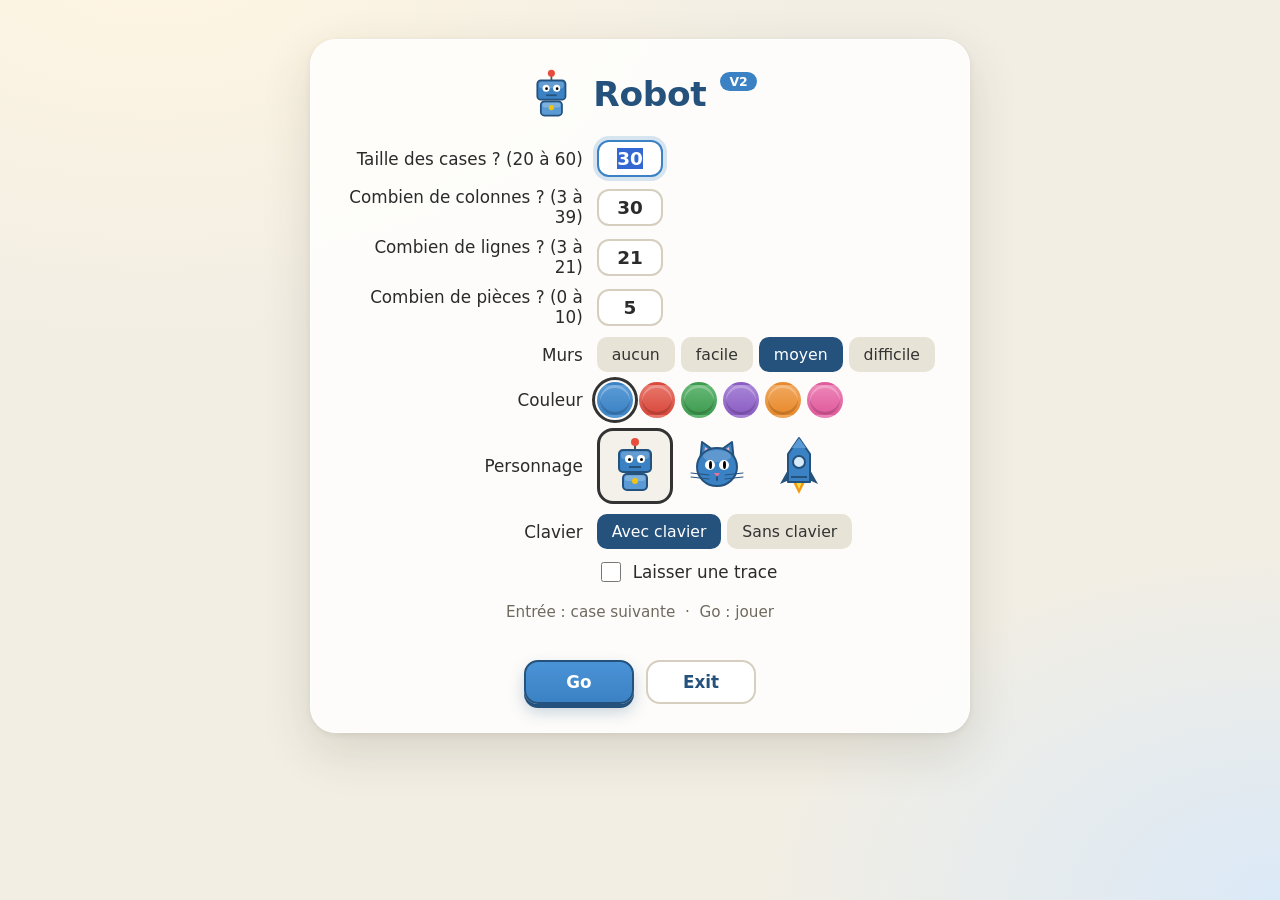
<file: Robot-Test/index.html>
<!DOCTYPE html>
<html lang="fr">
<head>
<meta charset="utf-8">
<meta name="viewport" content="width=device-width, initial-scale=1">
<title>Robot — V2</title>
<link rel="icon" href="icone.png?v=3t2">
<link rel="apple-touch-icon" href="icone.png?v=3t2">
<style>
/* ===================== Apparence ===================== */
:root {
  --bleu: #24527d;
  --bleu-vif: #3b82c4;
  --creme: #f4f1ea;
  --sable: #e8e3d7;
  --bord: #d6cfbf;
  --encre: #2b2b2b;
  --gris: #6f6a60;
  --rouge: #c0392b;
  --orange: #b9770e;
  --vert: #1e8449;
  --or: #d4a017;
  --police: ui-rounded, "SF Pro Rounded", system-ui, -apple-system, "Segoe UI", Helvetica, Arial, sans-serif;
  --code: ui-monospace, Menlo, "SF Mono", Consolas, monospace;
}
* { box-sizing: border-box; }
html { -webkit-text-size-adjust: 100%; }
body {
  margin: 0;
  min-height: 100vh;
  font-family: var(--police);
  color: var(--encre);
  background:
    radial-gradient(1100px 650px at 12% -5%, #fff6e3 0%, rgba(255, 246, 227, 0) 60%),
    radial-gradient(900px 600px at 100% 100%, #dbe9f7 0%, rgba(219, 233, 247, 0) 58%),
    #f2eee4;
}
[hidden] { display: none !important; }
#app { display: flex; justify-content: center; padding: 12px 16px; }
.visuellement-cache { position: absolute; width: 1px; height: 1px; overflow: hidden; clip: rect(0 0 0 0); white-space: nowrap; }

/* ---------- Menu ---------- */
#ecran-config {
  width: min(660px, 100%);
  margin-top: 3vh;
  padding: 26px 34px 28px;
  background: rgba(255, 255, 255, 0.82);
  border: 1px solid rgba(255, 255, 255, 0.9);
  border-radius: 26px;
  box-shadow: 0 18px 50px rgba(60, 50, 30, 0.14), 0 2px 6px rgba(60, 50, 30, 0.08);
}
.entete { display: flex; align-items: center; justify-content: center; gap: 14px; margin-bottom: 18px; }
.entete h1 { margin: 0; font-size: 2.15rem; font-weight: 800; letter-spacing: -0.01em; color: var(--bleu); }
.entete .version {
  align-self: flex-start; margin-top: 6px; padding: 2px 9px; border-radius: 999px;
  font-size: 0.78rem; font-weight: 700; color: #fff; background: var(--bleu-vif);
}
#mascotte { width: 56px; height: 56px; flex: none; }
.grille-config { display: grid; grid-template-columns: minmax(0, 1fr) auto; gap: 10px 14px; align-items: center; }
.etiquette { justify-self: end; text-align: right; font-size: 1.05rem; }
.champ {
  width: 5.2ch; padding: 6px 8px; text-align: center; font: 600 1.15rem var(--police);
  color: var(--encre); background: #fff; border: 2px solid var(--bord); border-radius: 12px; outline: none;
  transition: border-color .15s, box-shadow .15s;
}
.champ:focus { border-color: var(--bleu-vif); box-shadow: 0 0 0 4px rgba(59, 130, 196, 0.2); }
.choix { display: flex; flex-wrap: wrap; gap: 6px; }
.choix button { font-family: var(--police); cursor: pointer; }
#niveaux button {
  padding: 6px 13px; font-size: 0.98rem; color: #333; background: var(--sable);
  border: 2px solid transparent; border-radius: 10px; transition: background .15s, transform .1s;
}
#niveaux button:hover { background: #ddd6c4; }
#niveaux button.choisi { color: #fff; background: var(--bleu); }
#couleurs button {
  width: 36px; height: 36px; padding: 0; border-radius: 50%; border: 3px solid transparent;
  box-shadow: inset 0 -3px 0 rgba(0, 0, 0, 0.16), inset 0 3px 0 rgba(255, 255, 255, 0.25);
  transition: transform .12s;
}
#couleurs button:hover { transform: scale(1.1); }
#couleurs button.choisi { outline: 3px solid #333; outline-offset: 2px; }
#personnages button {
  width: 76px; height: 76px; padding: 0; background: transparent; border: 3px solid transparent; border-radius: 16px;
  transition: background .15s, transform .12s;
}
#personnages button:hover { transform: translateY(-2px); background: rgba(0, 0, 0, 0.04); }
#personnages button.choisi { background: var(--creme); border-color: #333; }
#personnages canvas { display: block; width: 70px; height: 70px; margin: 0 auto; }
.case { display: inline-flex; align-items: center; gap: 9px; font-size: 1.05rem; cursor: pointer; user-select: none; }
.case input { width: 20px; height: 20px; accent-color: var(--bleu); }
.astuce { margin: 18px 0 0; text-align: center; font-size: 0.95rem; color: var(--gris); }
.erreur { min-height: 1.5em; margin: 6px 0 0; text-align: center; font-size: 0.95rem; color: var(--rouge); }
.erreur.orange { color: var(--orange); }
.boutons { display: flex; justify-content: center; gap: 12px; margin-top: 10px; }
.bouton {
  min-width: 110px; padding: 10px 22px; font: 700 1.05rem var(--police); cursor: pointer;
  color: var(--bleu); background: #fff; border: 2px solid var(--bord); border-radius: 14px;
  transition: transform .1s, box-shadow .15s, background .15s;
}
.bouton:hover { background: var(--creme); }
.bouton:active { transform: translateY(1px); }
.bouton.principal {
  color: #fff; background: linear-gradient(180deg, #4a93d6, var(--bleu-vif)); border-color: var(--bleu);
  box-shadow: 0 4px 0 var(--bleu), 0 8px 16px rgba(36, 82, 125, 0.25);
}
.bouton.principal:hover { background: linear-gradient(180deg, #5aa2e4, #4a93d6); }
.bouton.principal:active { box-shadow: 0 1px 0 var(--bleu), 0 3px 8px rgba(36, 82, 125, 0.25); transform: translateY(3px); }
button:focus-visible { outline: 3px solid var(--bleu-vif); outline-offset: 2px; }

/* ---------- Partie ---------- */
#ecran-jeu { display: flex; flex-direction: column; align-items: center; width: 100%; }
#compteur {
  min-height: 34px; margin: 0 0 6px; font-size: 1.15rem; font-weight: 800; color: var(--bleu);
  transition: color .25s, transform .25s; text-align: center;
}
#compteur.or { color: var(--or); transform: scale(1.06); }
#plateau-cadre { position: relative; flex: none; }
#plateau-cadre canvas { position: absolute; left: 0; top: 0; display: block; }
#effets { pointer-events: none; }
#zone-jeu { display: flex; flex-direction: column; align-items: center; max-width: 100%; }
#cote { width: var(--largeur, 460px); max-width: 100%; }
.bas { width: 100%; }
#formulaire-ligne { display: flex; gap: 8px; }
#saisie {
  flex: 1; min-width: 0; padding: 9px 14px; text-align: center; font: 600 1.35rem var(--code); color: var(--encre);
  background: #fff; border: 2px solid var(--bord); border-radius: 14px; outline: none;
  transition: border-color .15s, box-shadow .15s;
}
#saisie:focus { border-color: var(--bleu-vif); box-shadow: 0 0 0 4px rgba(59, 130, 196, 0.2); }
#bouton-ligne { min-width: 74px; padding: 8px 16px; }
#bande {
  min-height: 30px; margin-top: 6px; padding: 3px 10px; font: 500 1.02rem/1.55 var(--code); text-align: center;
  white-space: pre-wrap; color: var(--gris); overflow-wrap: anywhere;
}
#bande .fait { color: #a8a294; }
#bande .termine { color: #a8a294; }
#bande .bloc { background: rgba(59, 130, 196, 0.12); border-radius: 6px; padding: 1px 0; }
#bande .actif { color: #fff; background: var(--bleu-vif); border-radius: 6px; padding: 1px 5px; font-weight: 700; }
#bande .actif.choc { background: #e74c3c; }
#bande .actif.prise { background: var(--or); }
#bande .tour { margin-left: 6px; padding: 1px 7px; font: 700 0.8rem var(--police); color: var(--bleu); background: #dbe9f7; border-radius: 999px; }
#message { min-height: 1.6em; margin-top: 2px; text-align: center; font-size: 1rem; font-weight: 600; color: var(--rouge); }
#aide { display: flex; flex-wrap: wrap; align-items: center; justify-content: center; gap: 6px; margin-top: 6px; }
#aide button {
  padding: 4px 11px; font: 500 0.95rem var(--code); color: var(--bleu); background: #eeeae0;
  border: 1px solid var(--bord); border-radius: 10px; cursor: pointer; transition: background .12s, transform .1s;
}
#aide button:hover { background: #fff; transform: translateY(-1px); }
#aide .sep { color: #aaa; }
#aide-detail { margin-top: 5px; text-align: center; font-size: 0.82rem; color: #8b867b; }

/* ---------- V3 : jeu sans clavier (touches à l'écran, aucun champ de texte) ---------- */
/* Choix « avec / sans clavier » dans le menu : mêmes boutons que les murs */
#modes button {
  padding: 6px 13px; font-size: 0.98rem; color: #333; background: var(--sable);
  border: 2px solid transparent; border-radius: 10px; transition: background .15s;
}
#modes button:hover { background: #ddd6c4; }
#modes button.choisi { color: #fff; background: var(--bleu); }
/* Nombres du menu : en mode sans clavier, des boutons − et + remplacent la frappe */
.saisie-nombre { display: flex; align-items: center; gap: 6px; }
.saisie-nombre button {
  display: none; width: 40px; height: 40px; padding: 0; font: 700 1.5rem/1 var(--police); color: var(--bleu);
  background: #fff; border: 2px solid var(--bord); border-radius: 12px; cursor: pointer; touch-action: manipulation;
  user-select: none; -webkit-user-select: none; box-shadow: 0 3px 0 var(--bord);
}
.saisie-nombre button:active { transform: translateY(2px); box-shadow: 0 1px 0 var(--bord); }
body.sans-clavier .saisie-nombre button { display: block; }
body.sans-clavier .champ { width: 4ch; border-color: transparent; background: transparent; font-size: 1.3rem; }
body.sans-clavier .champ:focus { box-shadow: none; }
body.sans-clavier .astuce { display: none; }

/* Dans la partie : on cache la saisie et ses pastilles, on montre le programme et le pavé */
#programme, #commandes { display: none; }
body.sans-clavier #formulaire-ligne, body.sans-clavier #aide, body.sans-clavier #aide-detail { display: none; }
body.sans-clavier #programme { display: block; }
body.sans-clavier #commandes { display: grid; }
#programme {
  min-height: 56px; padding: 6px 10px; background: #fff; border: 2px solid var(--bord); border-radius: 14px;
  font: 600 1.1rem/1.2 var(--code); color: var(--encre); text-align: left;
}
#programme .vide { display: inline-block; margin: 6px 4px; color: #a8a294; font-family: var(--police); font-weight: 500; }
#programme .bloc { display: inline; padding: 3px 0; background: rgba(139, 92, 196, 0.10); border-radius: 10px; }
.jeton { display: inline-block; margin: 3px; padding: 4px 10px; border-radius: 9px; white-space: nowrap; }
.jeton.robot { color: var(--bleu); background: #dbe9f7; }
.jeton.prendre { color: #7a5a06; background: #f6e7b4; }
.jeton.repeat, .jeton.ferme { color: #5b3a8c; background: #e6dbf6; }
.jeton.auto { opacity: 0.45; }
.curseur { display: inline-block; width: 3px; height: 1.5em; margin-left: 2px; vertical-align: middle; background: var(--bleu-vif); border-radius: 2px; animation: clignote 1.1s steps(2, start) infinite; }
@keyframes clignote { to { visibility: hidden; } }

/* Le pavé. Cinq familles de touches, cinq aspects :
   instructions du robot (bleu, avec leur nom) · take (orange-rouge) · repeat et sortir (violet) ·
   nombres (blanc) · un pas : flèches (blanc, flèche bleue) · contrôle (gris, et Go en vert) */
#commandes { --touche: clamp(44px, 7.6vh, 60px); gap: 8px; margin-top: 8px; user-select: none; -webkit-user-select: none; }
#commandes .groupe { display: grid; gap: 8px; grid-auto-rows: var(--touche); }
#commandes button {
  position: relative; display: flex; align-items: center; justify-content: center; min-width: 0; padding: 0;
  font: 700 1rem var(--code); cursor: pointer; border-radius: 14px; touch-action: manipulation;
  -webkit-tap-highlight-color: transparent; transition: transform .08s, box-shadow .08s;
  border: 2px solid var(--ombre, var(--bord)); box-shadow: 0 4px 0 var(--ombre, var(--bord));
}
#commandes button:active { transform: translateY(3px); box-shadow: 0 1px 0 var(--ombre, var(--bord)); }
#commandes svg { width: 26px; height: 26px; fill: none; stroke: currentColor; stroke-width: 2.4; stroke-linecap: round; stroke-linejoin: round; }
#commandes .instructions { grid-template-columns: repeat(7, 1fr); }
#commandes .instructions .robot { --ombre: #1d4a75; color: #fff; background: linear-gradient(180deg, #4a93d6, var(--bleu-vif)); }
#commandes .instructions .prendre { --ombre: #a43a18; color: #fff; background: linear-gradient(180deg, #f4825a, #e0522d); }
#commandes .instructions .bloc { --ombre: #b7a2dd; color: #5b3a8c; background: #efe8fa; }
#commandes .instructions .bloc.court { font-size: 0.88rem; }
#commandes .nombres { grid-template-columns: repeat(3, 1fr); }
#commandes .nombres button { --ombre: #cfc7b3; color: var(--encre); background: #fff; font-size: 1.5rem; }
#commandes .nombres .zero { grid-column: 1 / -1; }
#commandes .pas { grid-template-columns: repeat(3, 1fr); grid-template-areas: "legende haut ." "gauche bas droite"; }
#commandes .pas button { --ombre: #bcd3ea; color: var(--bleu-vif); background: #fff; font: 700 1.6rem var(--police); }
#commandes .pas .legende { grid-area: legende; align-self: center; text-align: center; font-size: 0.78rem; line-height: 1.15; color: var(--gris); }
#commandes [data-touche="pas:up"] { grid-area: haut; }
#commandes [data-touche="pas:down"] { grid-area: bas; }
#commandes [data-touche="pas:left"] { grid-area: gauche; }
#commandes [data-touche="pas:right"] { grid-area: droite; }
#commandes .controle { grid-template-columns: repeat(3, 1fr); }
#commandes .controle button { --ombre: #bdb6a6; color: #55503f; background: var(--sable); font: 700 0.92rem var(--police); }
#commandes .controle button.go { --ombre: #14602f; color: #fff; background: linear-gradient(180deg, #2fa05c, var(--vert)); font-size: 1.35rem; grid-column: 1 / -1; }
#commandes .instructions { grid-area: instr; }
#commandes .nombres { grid-area: nombres; }
#commandes .pas { grid-area: pas; }
#commandes .controle { grid-area: controle; }

/* Pavé à droite du damier (écran plus large que haut : Mac, iPad à l'horizontale).
   Le compteur passe au-dessus des touches, et la saisie se cale sur le haut du damier. */
body.sans-clavier #ecran-jeu.pave-droite #zone-jeu { flex-direction: row; align-items: flex-start; gap: 22px; }
body.sans-clavier #ecran-jeu.pave-droite #cote { width: 440px; }
#ecran-jeu.pave-droite #commandes { grid-template-columns: 1fr 1fr; grid-template-areas: "instr instr" "nombres pas" "nombres controle"; }
#ecran-jeu.pave-droite #commandes .controle { grid-template-rows: repeat(2, var(--touche)); }
#ecran-jeu.pave-droite #cote #compteur {
  min-height: 0; margin: 10px 0 0; padding: 7px 10px; font-size: 1rem; background: #fff; border: 2px solid var(--bord); border-radius: 14px;
}
/* Pavé sous le damier (écran plus haut que large : iPad à la verticale) */
#ecran-jeu:not(.pave-droite) #commandes { grid-template-columns: 5fr 3fr 3fr; grid-template-areas: "instr instr instr" "nombres pas controle"; }
#ecran-jeu:not(.pave-droite) #commandes .nombres { grid-template-columns: repeat(5, 1fr); }
#ecran-jeu:not(.pave-droite) #commandes .nombres .zero { grid-column: auto; }

/* ---------- Au revoir ---------- */
#ecran-adieu { margin-top: 12vh; text-align: center; }
#ecran-adieu h2 { font-size: 2rem; color: var(--bleu); margin: 0 0 8px; }
#ecran-adieu p { margin: 0 0 18px; color: var(--gris); }

@media (max-width: 560px) {
  #ecran-config { padding: 20px 16px; }
  .grille-config { grid-template-columns: 1fr; }
  .etiquette { justify-self: start; text-align: left; }
}
@media (prefers-reduced-motion: reduce) {
  * { transition: none !important; }
  .curseur { animation: none; }
}
</style>
</head>
<body>

<main id="app">

  <!-- ============ Menu ============ -->
  <section id="ecran-config" aria-labelledby="titre-jeu">
    <div class="entete">
      <canvas id="mascotte" aria-hidden="true"></canvas>
      <h1 id="titre-jeu">Robot</h1>
      <span class="version">V2</span>
    </div>
    <div class="grille-config">
      <label class="etiquette" for="champ-taille">Taille des cases ? (20 à 60)</label>
      <div class="saisie-nombre">
        <button type="button" data-champ="taille" data-pas="-5" aria-label="moins">−</button>
        <input class="champ" id="champ-taille" type="text" inputmode="numeric" autocomplete="off" maxlength="3">
        <button type="button" data-champ="taille" data-pas="5" aria-label="plus">+</button>
      </div>
      <label class="etiquette" for="champ-colonnes" id="texte-colonnes">Combien de colonnes ?</label>
      <div class="saisie-nombre">
        <button type="button" data-champ="colonnes" data-pas="-1" aria-label="moins">−</button>
        <input class="champ" id="champ-colonnes" type="text" inputmode="numeric" autocomplete="off" maxlength="4">
        <button type="button" data-champ="colonnes" data-pas="1" aria-label="plus">+</button>
      </div>
      <label class="etiquette" for="champ-lignes" id="texte-lignes">Combien de lignes ?</label>
      <div class="saisie-nombre">
        <button type="button" data-champ="lignes" data-pas="-1" aria-label="moins">−</button>
        <input class="champ" id="champ-lignes" type="text" inputmode="numeric" autocomplete="off" maxlength="4">
        <button type="button" data-champ="lignes" data-pas="1" aria-label="plus">+</button>
      </div>
      <label class="etiquette" for="champ-pieces">Combien de pièces ? (0 à 10)</label>
      <div class="saisie-nombre">
        <button type="button" data-champ="pieces" data-pas="-1" aria-label="moins">−</button>
        <input class="champ" id="champ-pieces" type="text" inputmode="numeric" autocomplete="off" maxlength="3">
        <button type="button" data-champ="pieces" data-pas="1" aria-label="plus">+</button>
      </div>
      <span class="etiquette" id="etiquette-murs">Murs</span>
      <div class="choix" id="niveaux" role="radiogroup" aria-labelledby="etiquette-murs"></div>
      <span class="etiquette" id="etiquette-couleur">Couleur</span>
      <div class="choix" id="couleurs" role="radiogroup" aria-labelledby="etiquette-couleur"></div>
      <span class="etiquette" id="etiquette-perso">Personnage</span>
      <div class="choix" id="personnages" role="radiogroup" aria-labelledby="etiquette-perso"></div>
      <span class="etiquette" id="etiquette-mode">Clavier</span>
      <div class="choix" id="modes" role="radiogroup" aria-labelledby="etiquette-mode"></div>
      <span></span>
      <label class="case"><input type="checkbox" id="champ-trace"> Laisser une trace</label>
    </div>
    <p class="astuce">Entrée : case suivante &nbsp;·&nbsp; Go : jouer</p>
    <p class="erreur" id="erreur-config" role="alert"></p>
    <div class="boutons">
      <button type="button" class="bouton principal" id="bouton-go">Go</button>
      <button type="button" class="bouton" id="bouton-exit">Exit</button>
    </div>
  </section>

  <!-- ============ Partie ============ -->
  <section id="ecran-jeu" hidden>
    <div id="compteur" role="status"></div>
    <div id="zone-jeu">
      <div id="plateau-cadre">
        <canvas id="plateau" aria-label="Le damier"></canvas>
        <canvas id="effets" aria-hidden="true"></canvas>
      </div>
      <div id="cote">
        <div class="bas" id="bas">
          <form id="formulaire-ligne" autocomplete="off">
            <input id="saisie" type="text" autocomplete="off" autocapitalize="off" spellcheck="false" aria-label="Tes instructions">
            <button type="submit" class="bouton principal" id="bouton-ligne">Go</button>
          </form>
          <div id="programme" aria-label="Ton programme"></div>
          <div id="bande" aria-hidden="true"></div>
          <div id="message" role="alert"></div>
          <div id="aide"></div>
          <div id="aide-detail"></div>
        </div>
        <div id="commandes" aria-label="Touches">
          <div class="groupe instructions">
            <button type="button" data-touche="up" class="robot">up</button>
            <button type="button" data-touche="down" class="robot">down</button>
            <button type="button" data-touche="left" class="robot">left</button>
            <button type="button" data-touche="right" class="robot">right</button>
            <button type="button" data-touche="take" class="prendre">take</button>
            <button type="button" data-touche="repeat" class="bloc court">repeat</button>
            <button type="button" data-touche="sortir" class="bloc" aria-label="sortir du bloc" title="sortir du bloc">
              <svg viewBox="0 0 24 24" aria-hidden="true"><path d="M5 4c5 4 5 12 0 16"/><path d="M11 12h9M16.5 8l3.5 4-3.5 4"/></svg>
            </button>
          </div>
          <div class="groupe nombres">
            <button type="button" data-touche="1">1</button><button type="button" data-touche="2">2</button><button type="button" data-touche="3">3</button>
            <button type="button" data-touche="4">4</button><button type="button" data-touche="5">5</button><button type="button" data-touche="6">6</button>
            <button type="button" data-touche="7">7</button><button type="button" data-touche="8">8</button><button type="button" data-touche="9">9</button>
            <button type="button" data-touche="0" class="zero">0</button>
          </div>
          <div class="groupe pas">
            <span class="legende">1 pas</span>
            <button type="button" data-touche="pas:up" aria-label="un pas vers le haut">↑</button>
            <button type="button" data-touche="pas:left" aria-label="un pas vers la gauche">←</button>
            <button type="button" data-touche="pas:down" aria-label="un pas vers le bas">↓</button>
            <button type="button" data-touche="pas:right" aria-label="un pas vers la droite">→</button>
          </div>
          <div class="groupe controle">
            <button type="button" data-touche="go" class="go">Go</button>
            <button type="button" data-touche="effacer" aria-label="effacer le dernier">⌫</button>
            <button type="button" data-touche="toutEffacer" aria-label="tout effacer">✕</button>
            <button type="button" data-touche="menu">Menu</button>
          </div>
        </div>
      </div>
    </div>
    <div id="annonce" class="visuellement-cache" aria-live="polite"></div>
  </section>

  <!-- ============ Au revoir ============ -->
  <section id="ecran-adieu" hidden>
    <h2>À bientôt !</h2>
    <p>Tu peux fermer cet onglet.</p>
    <button type="button" class="bouton principal" id="bouton-retour">Rejouer</button>
  </section>

</main>

<script id="logique">
// =====================================================================================
//  LOGIQUE DU JEU — fonctions pures
//  Rien dans ce bloc ne dessine, ne lit la page (DOM) ni n'écrit dans localStorage :
//  chaque fonction reçoit ses données en paramètres et renvoie un résultat.
//  C'est ce qui permet de la tester sans écran (voir tests/test_logique.mjs).
//  Port fidèle de Robot_Python_V2.command (V2 Python) ; les écarts sont listés dans Manuel_Robot.md.
//
//  Quelques constructions JavaScript, pour qui vient de Python :
//   - un Set est un ensemble, un Map un dictionnaire ; « new Set(autre) » en fait une copie ;
//   - une case (colonne, ligne) est écrite en texte "c,l" (fonction cle) pour servir de clé ;
//   - { ...etat, x: 3 } copie l'objet « etat » en changeant x (l'original n'est jamais modifié) ;
//   - const [dx, dy] = liste  déballe une liste, comme  dx, dy = liste  en Python.
// =====================================================================================


// ---------- Réglages fixes (mêmes valeurs que la V2 Python) ----------

const VERSION = "2";
const TAILLE_MINI = 20;        // taille d'une case, en pixels : minimum…
const TAILLE_MAXI = 60;        // … et maximum
const PERSO_MINI = 56;         // le personnage fait au moins 56 pixels…
const PERSO_FOIS = 1.6;        // … ou 1,6 fois la taille d'une case
const VITESSE = 250;           // pause entre deux actions (un pas ou « take »), en millisecondes
const MAXIMUM = 50;            // nombre de pas maximum pour une ligne de commandes, boucles comprises
const MINI_CASES = 3;          // damier de 3 × 3 au minimum
const PIECES_MAXI = 10;        // nombre de pièces maximum dans le menu
const PORTE_PART = 0.10;       // une porte occupe 10 % de son mur (au moins une case)
const MUR_LONGUEUR_PART = 0.20; // un segment de mur fait de 2 cases à 20 % du côté du damier
const NIVEAUX = { aucun: 0.0, facile: 0.05, moyen: 0.10, difficile: 0.15 };  // part des cases en mur
const DIRECTIONS = { left: [-1, 0], right: [1, 0], up: [0, -1], down: [0, 1] };
const PRENDRE = "take";        // l'instruction qui prend la pièce de la case où l'on est
const COULEURS_NOMS = ["bleu", "rouge", "vert", "violet", "orange", "rose"];
const PERSONNAGES = ["robot", "chat", "fusée"];
const REGLAGES_PAR_DEFAUT = {
  taille: 30, colonnes: 30, lignes: 30, pieces: 5,
  niveau: "moyen", couleur: "bleu", personnage: "robot", trace: false,
  clavier: true,    // V3 : true = on tape au clavier ; false = on touche les touches de l'écran (iPad), aucun champ de texte
};


// ---------- Petits outils ----------

function cle(c, l) {
  // Une case = le texte "colonne,ligne". Sert de clé dans les Set et les Map.
  return c + "," + l;
}

function decoder(k) {
  // Inverse de cle() : "3,5" devient [3, 5].
  return k.split(",").map(Number);
}

function arrondiPython(x) {
  // round() de Python : quand on tombe pile sur .5, on va vers le nombre PAIR (2,5 → 2 ; 3,5 → 4).
  // Math.round de JavaScript arrondit toujours vers le haut (2,5 → 3), d'où ce petit calcul.
  const bas = Math.floor(x);
  const reste = x - bas;
  if (reste < 0.5) return bas;
  if (reste > 0.5) return bas + 1;
  return bas % 2 === 0 ? bas : bas + 1;
}

function lireEntier(texte) {
  // « 12 » → 12 ; tout ce qui n'est pas uniquement des chiffres → null (équivaut à isdigit() de Python).
  const t = String(texte).trim();
  return /^\d+$/.test(t) ? Number(t) : null;
}


// ---------- Hasard (injecté, donc remplaçable par un tirage reproductible dans les tests) ----------

function fabriquerHasard(alea) {
  // « alea » est une fonction qui renvoie un nombre entre 0 (inclus) et 1 (exclu), comme Math.random.
  return {
    entier(min, max) {                    // entier entre min et max, bornes comprises (comme random.randint)
      return min + Math.floor(alea() * (max - min + 1));
    },
    choix(liste) {                        // un élément au hasard (comme random.choice)
      return liste[Math.floor(alea() * liste.length)];
    },
    echantillon(liste, n) {               // n éléments distincts (comme random.sample)
      const reste = liste.slice();
      const resultat = [];
      while (resultat.length < n && reste.length > 0) {
        const i = Math.floor(alea() * reste.length);
        resultat.push(reste[i]);
        reste[i] = reste[reste.length - 1];
        reste.pop();
      }
      return resultat;
    },
  };
}

function creerHasard(graine) {
  // Générateur reproductible (mulberry32) : même graine, mêmes tirages. Sert aux tests.
  let a = graine >>> 0;
  return fabriquerHasard(() => {
    a = (a + 0x6D2B79F5) >>> 0;
    let t = a;
    t = Math.imul(t ^ (t >>> 15), t | 1);
    t ^= t + Math.imul(t ^ (t >>> 7), t | 61);
    return ((t ^ (t >>> 14)) >>> 0) / 4294967296;
  });
}

const hasardNavigateur = fabriquerHasard(Math.random);   // le vrai hasard, pour jouer


// ---------- Dimensions ----------

function taillePerso(t) {
  // Taille du personnage pour des cases de t pixels.
  return Math.max(PERSO_MINI, arrondiPython(t * PERSO_FOIS));
}

function margeDamier(t) {
  // Bord autour du damier, pour que le personnage (plus grand qu'une case) ne soit pas coupé.
  return Math.floor((taillePerso(t) - t) / 2) + 2;
}

function limitesDamier(t, largeurFenetre, hauteurFenetre) {
  // Nombre maximum de colonnes et de lignes qui tiennent dans la fenêtre avec des cases de t pixels.
  // 80 et 220 : marges réservées (bords, case de saisie, aides) ; mêmes valeurs que la V2.
  const marge = margeDamier(t);
  return {
    maxiColonnes: Math.max(MINI_CASES, Math.floor((largeurFenetre - 80 - 2 * marge) / t)),
    maxiLignes: Math.max(MINI_CASES, Math.floor((hauteurFenetre - 220 - 2 * marge) / t)),
  };
}

function largeurPorte(colonnes, lignes, mur) {
  // Nombre de cases d'une porte : 10 % de la longueur de son mur, arrondi (au plus près, .5 vers le haut),
  // au moins 1. Les murs « left » et « right » mesurent « lignes » cases, « up » et « down » « colonnes ».
  const longueur = (mur === "left" || mur === "right") ? lignes : colonnes;
  return Math.max(1, Math.floor(longueur * PORTE_PART + 0.5));
}


// ---------- Réglages du menu ----------

function messageLimites(champ, t, largeurFenetre, hauteurFenetre) {
  // Message affiché quand un champ du menu est hors limites (mêmes textes que la V2).
  if (champ === "taille") return "La taille des cases va de " + TAILLE_MINI + " à " + TAILLE_MAXI + ".";
  const { maxiColonnes, maxiLignes } = limitesDamier(t, largeurFenetre, hauteurFenetre);
  if (champ === "colonnes") return "Les colonnes vont de " + MINI_CASES + " à " + maxiColonnes + ".";
  if (champ === "lignes") return "Les lignes vont de " + MINI_CASES + " à " + maxiLignes + ".";
  return "";
}

function ajusterAuMaximum(texte, maxi) {
  // Si le nombre tapé dépasse le maximum, on le ramène au maximum. Renvoie { valeur, ajuste }.
  const n = lireEntier(texte);
  if (n !== null && n > maxi) return { valeur: String(maxi), ajuste: true };
  return { valeur: texte, ajuste: false };
}

function validerReglages(brut, largeurFenetre, hauteurFenetre) {
  // Vérifie tous les champs du menu (valeurs en texte, comme tapées). Même ordre de contrôle que la V2 :
  // taille, puis colonnes et lignes, puis pièces.
  // Renvoie { ok: true, reglages } ou { ok: false, message, champ } (champ = celui où remettre le curseur).
  const t = lireEntier(brut.taille);
  if (t === null || t < TAILLE_MINI || t > TAILLE_MAXI) {
    return { ok: false, message: messageLimites("taille", 0, 0, 0), champ: "taille" };
  }
  const { maxiColonnes, maxiLignes } = limitesDamier(t, largeurFenetre, hauteurFenetre);
  const c = lireEntier(brut.colonnes);
  const l = lireEntier(brut.lignes);
  const cOk = c !== null && c >= MINI_CASES && c <= maxiColonnes;
  const lOk = l !== null && l >= MINI_CASES && l <= maxiLignes;
  if (!cOk || !lOk) {
    return {
      ok: false,
      message: "Les colonnes vont de " + MINI_CASES + " à " + maxiColonnes +
               ", les lignes de " + MINI_CASES + " à " + maxiLignes + ".",
      champ: cOk ? "lignes" : "colonnes",
    };
  }
  const maxiPieces = Math.min(PIECES_MAXI, c * l - 1);       // jamais sur la case de départ
  const n = lireEntier(brut.pieces);
  if (n === null || n > maxiPieces) {
    return { ok: false, message: "Les pièces vont de 0 à " + maxiPieces + ".", champ: "pieces" };
  }
  return {
    ok: true,
    reglages: {
      taille: t, colonnes: c, lignes: l, pieces: n,
      niveau: brut.niveau, couleur: brut.couleur, personnage: brut.personnage, trace: Boolean(brut.trace),
      clavier: brut.clavier !== false,
    },
  };
}

function normaliserReglages(brut, largeurFenetre, hauteurFenetre) {
  // Réglages relus du localStorage (ou n'importe quoi d'autre) : on garde ce qui est valide,
  // et on remet la valeur par défaut pour le reste. Les colonnes et lignes sont ramenées au maximum
  // de la fenêtre actuelle, comme la V2 au lancement. Ne plante jamais, même si « brut » est absurde.
  const d = REGLAGES_PAR_DEFAUT;
  const source = (brut !== null && typeof brut === "object") ? brut : {};
  const entierDans = (valeur, mini, maxi, defaut) =>
    (Number.isInteger(valeur) && valeur >= mini && valeur <= maxi) ? valeur : defaut;
  const taille = entierDans(source.taille, TAILLE_MINI, TAILLE_MAXI, d.taille);
  const { maxiColonnes, maxiLignes } = limitesDamier(taille, largeurFenetre, hauteurFenetre);
  const colonnes = Math.min(entierDans(source.colonnes, MINI_CASES, 100000, d.colonnes), maxiColonnes);
  const lignes = Math.min(entierDans(source.lignes, MINI_CASES, 100000, d.lignes), maxiLignes);
  const pieces = entierDans(source.pieces, 0, Math.min(PIECES_MAXI, colonnes * lignes - 1), Math.min(d.pieces, colonnes * lignes - 1));
  return {
    taille, colonnes, lignes, pieces,
    niveau: Object.hasOwn(NIVEAUX, source.niveau) ? source.niveau : d.niveau,
    couleur: COULEURS_NOMS.includes(source.couleur) ? source.couleur : d.couleur,
    personnage: PERSONNAGES.includes(source.personnage) ? source.personnage : d.personnage,
    trace: typeof source.trace === "boolean" ? source.trace : d.trace,
    clavier: typeof source.clavier === "boolean" ? source.clavier : d.clavier,
  };
}


// ---------- Portes et déplacements ----------

function placerPortes(colonnes, lignes, hasard) {
  // Place une porte au hasard le long de chacun des 4 murs : renvoie, pour chaque mur,
  // le numéro de la première case de sa porte.
  const portes = {};
  for (const mur of Object.keys(DIRECTIONS)) {
    const longueur = (mur === "left" || mur === "right") ? lignes : colonnes;
    portes[mur] = hasard.entier(0, longueur - largeurPorte(colonnes, lignes, mur));
  }
  return portes;
}

function caseSuivante(damier, c, l, direction) {
  // Case où l'on arrive en partant de (c, l) vers « direction », en passant par les portes.
  // Renvoie [colonne, ligne], ou null si on cogne le mur extérieur. (Ne regarde pas les murs intérieurs.)
  // « damier » = { colonnes, lignes, portes }.
  const { colonnes, lignes, portes } = damier;
  const [dx, dy] = DIRECTIONS[direction];
  if (c + dx >= 0 && c + dx < colonnes && l + dy >= 0 && l + dy < lignes) {
    return [c + dx, l + dy];                                    // on reste dans le damier
  }
  const place = (dx !== 0 ? l : c) - portes[direction];         // sa place le long de la porte de ce mur
  if (!(place >= 0 && place < largeurPorte(colonnes, lignes, direction))) {
    return null;                                                // pas devant la porte : c'est le mur
  }
  if (direction === "left") return [colonnes - 1, portes.right + place];   // devant la porte : on ressort en face
  if (direction === "right") return [0, portes.left + place];
  if (direction === "up") return [portes.down + place, lignes - 1];
  return [portes.up + place, 0];
}

function toutAccessible(damier, depart, casesMur) {
  // Vrai si, avec ces murs (un Set de cases), on peut aller sur toutes les cases libres depuis le départ.
  // On explore le damier « en tache d'huile » à partir du départ (parcours en largeur), portes comprises.
  const vues = new Set([cle(depart[0], depart[1])]);
  const aExplorer = [depart];
  while (aExplorer.length > 0) {
    const [c, l] = aExplorer.pop();
    for (const direction of Object.keys(DIRECTIONS)) {
      const voisine = caseSuivante(damier, c, l, direction);
      if (voisine !== null) {
        const k = cle(voisine[0], voisine[1]);
        if (!casesMur.has(k) && !vues.has(k)) {
          vues.add(k);
          aExplorer.push(voisine);
        }
      }
    }
  }
  return vues.size === damier.colonnes * damier.lignes - casesMur.size;
}


// ---------- Murs intérieurs ----------

function placerMurs(damier, depart, niveau, hasard) {
  // Pose des segments de mur au hasard, jusqu'à couvrir la part du damier fixée par la difficulté.
  // Règles : départ et ses 8 voisines dégagés, cases devant les portes dégagées, une case libre au moins
  // (diagonales comprises) entre deux segments, et toutes les cases libres restent accessibles.
  // Renvoie un Set de cases.
  const { colonnes, lignes, portes } = damier;
  const murs = new Set();
  const cible = arrondiPython(NIVEAUX[niveau] * colonnes * lignes);   // nombre de cases de mur visé

  const interdites = new Set();                                // autour du départ
  for (let i = -1; i <= 1; i++) {
    for (let j = -1; j <= 1; j++) interdites.add(cle(depart[0] + i, depart[1] + j));
  }
  for (const mur of Object.keys(DIRECTIONS)) {                 // devant les portes
    for (let k = portes[mur]; k < portes[mur] + largeurPorte(colonnes, lignes, mur); k++) {
      if (mur === "left") interdites.add(cle(0, k));
      else if (mur === "right") interdites.add(cle(colonnes - 1, k));
      else if (mur === "up") interdites.add(cle(k, 0));
      else interdites.add(cle(k, lignes - 1));
    }
  }

  let essais = 0;
  while (murs.size < cible && essais < 300 + cible) {          // on abandonne si ça ne tient plus
    essais += 1;
    const horizontal = hasard.choix([true, false]);
    const cote = horizontal ? colonnes : lignes;
    const longueur = hasard.entier(2, Math.max(2, Math.trunc(cote * MUR_LONGUEUR_PART)));
    if (longueur > cote) continue;
    const c0 = hasard.entier(0, colonnes - (horizontal ? longueur : 1));
    const l0 = hasard.entier(0, lignes - (horizontal ? 1 : longueur));
    const segment = [];
    for (let i = 0; i < longueur; i++) segment.push(horizontal ? [c0 + i, l0] : [c0, l0 + i]);

    if (segment.some(([c, l]) => interdites.has(cle(c, l)))) continue;
    // Une case du segment, ou l'une de ses 8 voisines, est déjà un mur : trop près.
    const tropPres = segment.some(([c, l]) => {
      for (let i = -1; i <= 1; i++) {
        for (let j = -1; j <= 1; j++) if (murs.has(cle(c + i, l + j))) return true;
      }
      return false;
    });
    if (tropPres) continue;
    // Un segment entouré de cases libres ne peut rien enfermer, sauf s'il s'appuie sur le bord :
    // c'est seulement dans ce cas qu'on fait la vérification complète (plus lente).
    const toucheLeBord = segment.some(([c, l]) => c === 0 || c === colonnes - 1 || l === 0 || l === lignes - 1);
    if (toucheLeBord) {
      const avecSegment = new Set(murs);
      for (const [c, l] of segment) avecSegment.add(cle(c, l));
      if (!toutAccessible(damier, depart, avecSegment)) continue;
    }
    for (const [c, l] of segment) murs.add(cle(c, l));
  }
  return murs;
}


// ---------- Pièces et minimum de pas ----------

function placerTresors(damier, depart, murs, nbPieces, hasard) {
  // Pose les pièces au hasard, chacune sur une case libre différente, jamais sur la case de départ.
  // Renvoie un Set de cases.
  const libres = [];
  for (let c = 0; c < damier.colonnes; c++) {
    for (let l = 0; l < damier.lignes; l++) {
      const k = cle(c, l);
      if (!(c === depart[0] && l === depart[1]) && !murs.has(k)) libres.push(k);
    }
  }
  return new Set(hasard.echantillon(libres, Math.min(nbPieces, libres.length)));
}

function distancesDepuis(damier, murs, depart) {
  // Nombre minimum de pas pour aller de « depart » à chaque case libre, murs et portes compris.
  // Parcours en largeur : d'abord les cases à 1 pas, puis à 2 pas, etc. Renvoie un Map case → distance.
  const distances = new Map([[cle(depart[0], depart[1]), 0]]);
  const aExplorer = [depart];
  for (let i = 0; i < aExplorer.length; i++) {          // la liste grandit pendant qu'on la parcourt
    const [c, l] = aExplorer[i];
    const d = distances.get(cle(c, l));
    for (const direction of Object.keys(DIRECTIONS)) {
      const voisine = caseSuivante(damier, c, l, direction);
      if (voisine !== null) {
        const k = cle(voisine[0], voisine[1]);
        if (!murs.has(k) && !distances.has(k)) {
          distances.set(k, d + 1);
          aExplorer.push(voisine);
        }
      }
    }
  }
  return distances;
}

function calculerMinimum(damier, murs, depart, tresors) {
  // Nombre minimum de pas pour prendre toutes les pièces (un Set de cases), dans le meilleur ordre ;
  // null s'il n'y a aucune pièce.
  // 1. On mesure la distance (en pas) entre le départ et chaque pièce, et entre les pièces.
  // 2. On cherche le meilleur ordre de ramassage par programmation dynamique (algorithme de Held-Karp) :
  //    meilleur[groupe][j] = pas minimum pour prendre les pièces de « groupe » (un nombre dont chaque bit
  //    dit si la pièce est prise) en finissant par la pièce j. Environ 2^n × n² calculs : 0,1 s pour 10 pièces.
  const pieces = [...tresors].map(decoder);             // [...Set] : le Set devient une liste
  const n = pieces.length;
  if (n === 0) return null;
  const pointsCles = [depart, ...pieces];               // le départ, puis les pièces
  const tables = pointsCles.map((p) => distancesDepuis(damier, murs, p));
  const d = pointsCles.map((_, i) => pointsCles.map((q) => {
    const k = cle(q[0], q[1]);
    return tables[i].has(k) ? tables[i].get(k) : Infinity;
  }));
  const meilleur = Array.from({ length: 1 << n }, () => new Array(n).fill(Infinity));   // 1 << n = 2^n
  for (let j = 0; j < n; j++) meilleur[1 << j][j] = d[0][j + 1];
  for (let groupe = 1; groupe < (1 << n); groupe++) {
    for (let j = 0; j < n; j++) {
      if (meilleur[groupe][j] === Infinity || (groupe & (1 << j)) === 0) continue;
      for (let k = 0; k < n; k++) {                      // pièce suivante : k
        if ((groupe & (1 << k)) === 0) {
          const suivant = groupe | (1 << k);
          const essai = meilleur[groupe][j] + d[j + 1][k + 1];
          if (essai < meilleur[suivant][k]) meilleur[suivant][k] = essai;
        }
      }
    }
  }
  return Math.min(...meilleur[(1 << n) - 1]);
}


// ---------- Lecture des commandes ----------

// Les morceaux qu'on sait reconnaître dans une commande, essayés dans cet ordre :
//   1. « repeat 4 ( »  : début d'une boucle (le nombre et la parenthèse sont vérifiés après)
//   2. « ) »           : fin de la boucle
//   3. « left », « left 3 », « left(3) », « left (3) », « left3 » : un mouvement (ou « take »)
//   4. n'importe quoi d'autre : une erreur
// Drapeau « g » : on cherche tous les morceaux ; « i » : majuscules et minuscules sont équivalentes.
const MORCEAUX = /(repeat)(?![a-z])\s*(\d*)\s*(\(?)|(\))|([a-z]+)\s*(?:\(\s*(\d+)\s*\)|(\d*))|(\S+)/gi;

function estFin(texte) {
  // Vrai si la ligne contient le mot « end » (seul, entouré d'espaces, de virgules ou de points-virgules).
  return texte.replace(/[,;]/g, " ").toLowerCase().split(/\s+/).includes("end");
}

function lireCommandes(texteBrut) {
  // Transforme « left 3 take repeat 2 (up right) » en une liste d'actions :
  // left, left, left, take, up, right, up, right.
  // Renvoie { actions, mouvements, erreurs, ordres } :
  //  - actions : une entrée par pas ou par take : { mot, debut, fin, bloc? }.
  //    « debut » et « fin » sont les positions de l'instruction dans le texte tapé (pour la surbrillance) ;
  //    « bloc » (seulement dans une boucle) : { debut, fin, tour, fois } = position du « repeat … ) » entier,
  //    numéro du tour en cours et nombre de tours.
  //  - mouvements : les mêmes mots, sans les positions (ce que renvoyait la V2) ;
  //  - erreurs : les messages (la ligne est refusée dès qu'il y en a un) ;
  //  - ordres : nombre d'instructions écrites. Chaque mouvement compte 1 (« left 3 » aussi), chaque take 1,
  //    chaque repeat 1 ; ce qu'il y a dans un repeat n'est compté qu'une fois.
  // Écart voulu avec la V2 : la virgule ET le point-virgule valent un espace (remplacés caractère pour
  // caractère, donc les positions restent justes).
  const texte = texteBrut.replace(/[,;]/g, " ");
  const actions = [];
  const erreurs = [];
  let ordres = 0;
  let boucle = null;          // pendant une boucle : les actions à répéter ; sinon null
  let foisBoucle = 0;         // combien de fois répéter la boucle en cours
  let debutBoucle = 0;        // position du mot « repeat » de la boucle en cours
  let aIgnorer = 0;           // « ) » d'un repeat déjà signalé comme erreur : on ne la signale pas deux fois
  let total = 0n;             // nombre de pas, compté à part. Le « n » final : entier de taille illimitée (BigInt),
  let totalBoucle = 0n;       // pour afficher le vrai nombre même si on tape « left 99999999999999999999 ».
  const plafond = MAXIMUM + 1;  // on ne fabrique jamais plus de pas que ça d'un coup : « left 99999999 »
                                // ferait une liste géante, alors qu'il suffit de savoir que c'est trop

  for (const m of texte.matchAll(MORCEAUX)) {
    const repeat = m[1] || "";
    const nombreR = m[2] || "";
    const ouvre = m[3] || "";
    const ferme = m[4] || "";
    const mot = (m[5] || "").toLowerCase();
    const nombreP = m[6] || "";       // nombre entre parenthèses : left(3)
    const nombre = m[7] || "";        // nombre collé ou séparé : left 3
    const autre = (m[8] || "").toLowerCase();
    const debut = m.index;
    const fin = debut + m[0].trimEnd().length;

    if (repeat) {                                       // début d'une boucle
      if (boucle !== null) {
        erreurs.push("pas de repeat dans un repeat");
        aIgnorer += ouvre ? 1 : 0;
      } else if (!ouvre && !nombreR) {
        erreurs.push("repeat a besoin d'un nombre et de parenthèses : repeat 4 (…)");
      } else if (!ouvre) {
        erreurs.push("il manque « ( » après repeat " + nombreR);
      } else {
        if (!nombreR) erreurs.push("repeat a besoin d'un nombre : repeat 4 (…)");
        boucle = [];
        foisBoucle = nombreR ? BigInt(nombreR) : 0n;
        debutBoucle = debut;
        totalBoucle = 0n;
        ordres += 1;
      }
    } else if (ferme) {                                 // fin de la boucle : on la répète
      if (aIgnorer > 0) {
        aIgnorer -= 1;
      } else if (boucle === null) {
        erreurs.push("une « ) » en trop");
      } else {
        const tours = foisBoucle > BigInt(plafond) ? plafond : Number(foisBoucle);
        for (let tour = 1; tour <= tours; tour++) {
          for (const a of boucle) {
            actions.push({ ...a, bloc: { debut: debutBoucle, fin: fin, tour: tour, fois: Number(foisBoucle) } });
          }
        }
        total += totalBoucle * foisBoucle;
        boucle = null;
      }
    } else if (mot === PRENDRE) {                       // prendre une pièce (ce n'est pas un pas : pas dans total)
      if (nombreP || nombre) erreurs.push(PRENDRE + " s'écrit sans nombre");
      ordres += 1;
      (boucle !== null ? boucle : actions).push({ mot: PRENDRE, debut, fin });
    } else if (Object.hasOwn(DIRECTIONS, mot)) {        // un mouvement, peut-être répété
      const n = nombreP || nombre;
      const fois = n ? BigInt(n) : 1n;
      ordres += 1;
      const nombreDeCopies = fois > BigInt(plafond) ? plafond : Number(fois);
      const suite = [];
      for (let i = 0; i < nombreDeCopies; i++) suite.push({ mot, debut, fin });
      if (boucle !== null) {
        boucle.push(...suite);                          // dans une boucle : on le garde pour plus tard
        totalBoucle += fois;
      } else {
        actions.push(...suite);
        total += fois;
      }
    } else {
      erreurs.push("je ne connais pas « " + (autre || mot) + " »");
    }
  }
  if (boucle !== null) erreurs.push("il manque « ) » à la fin du repeat");
  if (total > BigInt(MAXIMUM)) erreurs.push("trop de pas : " + total + " (maximum " + MAXIMUM + ")");
  return { actions, mouvements: actions.map((a) => a.mot), erreurs, ordres };
}


// ---------- Éditeur de blocs (jeu sans clavier, V3) ----------
// Sans clavier, le programme se construit en touchant des touches. L'éditeur garde une liste de jetons
// (état jamais modifié sur place) et en fabrique le texte que lireCommandes comprend déjà :
// aucune règle du jeu n'est dupliquée ici.
//  - jeton : { t: "move", mot, n } | { t: "take" } | { t: "repeat", n } | { t: "ferme" }
//    (« n » : le nombre sous forme de texte, vide tant qu'aucun chiffre n'est touché) ;
//  - « repeat » ouvre un bloc : la « ( » est ajoutée toute seule ; la touche « sortir » ferme (« ) ») ;
//  - un chiffre complète le nombre du dernier jeton (mouvement ou repeat) ; ailleurs il est ignoré.
const TOUCHES_MOUVEMENT = Object.keys(DIRECTIONS);                // left, right, up, down
const TOUCHES_CHIFFRE = ["0", "1", "2", "3", "4", "5", "6", "7", "8", "9"];
const CHIFFRES_MAXI = 3;                                           // un nombre fait au plus 3 chiffres

function editeurVide() {
  return { jetons: [], avis: "" };    // avis : courte remarque quand une touche est refusée
}

function editeurDansBloc(ed) {
  // Vrai si un bloc repeat est ouvert (sa parenthèse fermante n'est pas encore posée).
  let ouvert = false;
  for (const j of ed.jetons) {
    if (j.t === "repeat") ouvert = true;
    else if (j.t === "ferme") ouvert = false;
  }
  return ouvert;
}

function editeurAppuyer(ed, touche) {
  // Renvoie un nouvel éditeur après l'appui sur une touche :
  //  left right up down take repeat sortir  0…9  effacer  toutEffacer
  const jetons = ed.jetons.slice();
  const dernier = jetons[jetons.length - 1];
  const refus = (avis) => ({ jetons: ed.jetons, avis });
  const ok = () => ({ jetons, avis: "" });

  if (TOUCHES_MOUVEMENT.includes(touche)) {
    jetons.push({ t: "move", mot: touche, n: "" });
    return ok();
  }
  if (touche === PRENDRE) {
    jetons.push({ t: "take" });
    return ok();
  }
  if (touche === "repeat") {
    if (editeurDansBloc(ed)) return refus("pas de repeat dans un repeat");
    jetons.push({ t: "repeat", n: "" });
    return ok();
  }
  if (touche === "sortir") {
    if (!editeurDansBloc(ed)) return refus("pas de bloc à fermer");
    jetons.push({ t: "ferme" });
    return ok();
  }
  if (TOUCHES_CHIFFRE.includes(touche)) {
    if (!dernier || (dernier.t !== "move" && dernier.t !== "repeat")) return refus("un chiffre va après une direction ou repeat");
    if (dernier.n.length >= CHIFFRES_MAXI) return refus("nombre trop long");
    const n = dernier.n === "0" ? touche : dernier.n + touche;      // pas de zéro devant : 0 puis 5 donne 5
    jetons[jetons.length - 1] = { ...dernier, n };
    return ok();
  }
  if (touche === "effacer") {
    if (!dernier) return refus("rien à effacer");
    if ((dernier.t === "move" || dernier.t === "repeat") && dernier.n !== "") {
      jetons[jetons.length - 1] = { ...dernier, n: dernier.n.slice(0, -1) };   // d'abord le dernier chiffre
    } else {
      jetons.pop();                                                  // puis le jeton entier (un « ferme » rouvre le bloc)
    }
    return ok();
  }
  if (touche === "toutEffacer") return editeurVide();
  return refus("touche inconnue");
}

function editeurTexte(ed) {
  // Le programme sous forme de texte, prêt pour lireCommandes. Un bloc resté ouvert est fermé tout seul.
  const morceaux = ed.jetons.map((j) => {
    if (j.t === "move") return j.n ? j.mot + " " + j.n : j.mot;
    if (j.t === "take") return PRENDRE;
    if (j.t === "repeat") return "repeat " + j.n + " (";             // « repeat  ( » si pas de nombre : lireCommandes le signale
    return ")";
  });
  if (editeurDansBloc(ed)) morceaux.push(")");
  return morceaux.join(" ").replace(/\(\s+\)/g, "()");
}


// ---------- Partie : état et règles du jeu ----------
// L'état d'une partie est un objet : { damier, murs, tresors, depart, x, y, nbPieces, ramasses, points,
// instructions, pas, minimum }. Aucune fonction ne le modifie : chacune en renvoie une copie mise à jour.

function creerEtat(damier, murs, tresors, depart, nbPieces) {
  // État de début de partie pour un damier donné (utile aussi pour les tests : on fixe le damier à la main).
  return {
    damier, murs, tresors, depart,
    x: depart[0], y: depart[1],
    nbPieces, ramasses: 0, points: 0, instructions: 0, pas: 0,
    minimum: calculerMinimum(damier, murs, depart, tresors),
  };
}

function nouvellePartie(reglages, hasard) {
  // Damier neuf : portes, murs et pièces au hasard, personnage au milieu (avec un nombre pair de cases,
  // juste à droite et en dessous du centre), compteurs à zéro, minimum de pas calculé.
  const { colonnes, lignes, niveau, pieces } = reglages;
  const depart = [Math.floor(colonnes / 2), Math.floor(lignes / 2)];
  const portes = placerPortes(colonnes, lignes, hasard);
  const damier = { colonnes, lignes, portes };
  const murs = placerMurs(damier, depart, niveau, hasard);
  const tresors = placerTresors(damier, depart, murs, pieces, hasard);
  return creerEtat(damier, murs, tresors, depart, pieces);
}

function gagne(etat) {
  // Vrai quand il y avait des pièces et qu'elles sont toutes ramassées.
  return etat.nbPieces > 0 && etat.tresors.size === 0;
}

function ajouterInstructions(etat, n) {
  return { ...etat, instructions: etat.instructions + n };
}

function avancer(etat, direction) {
  // Un pas dans « direction ». Renvoie { etat, evenement, continuer }.
  //  - Case libre (dans le damier, ou de l'autre côté d'une porte) : le personnage y va.
  //    evenement = { type: "pas", direction, de, vers, porte } (porte = vrai si on a franchi une porte).
  //  - Mur (extérieur ou intérieur) : il cogne, puis rebondit d'une case vers l'arrière ; si la case de
  //    derrière est aussi bloquée (mur ou bord), il reste sur place. Le pas qui cogne compte quand même.
  //    evenement = { type: "choc", direction, de, contre ("brique" ou "mur"), cible (la case heurtée),
  //    rebond (case finale), rebondit }. continuer = faux : la suite de la ligne est abandonnée.
  const { damier, murs, x, y } = etat;
  const [dx, dy] = DIRECTIONS[direction];
  const pas = etat.pas + 1;                                        // même un pas qui rebondit compte
  const arrivee = caseSuivante(damier, x, y, direction);
  if (arrivee !== null && !murs.has(cle(arrivee[0], arrivee[1]))) {
    return {
      etat: { ...etat, x: arrivee[0], y: arrivee[1], pas },
      evenement: {
        type: "pas", direction, de: [x, y], vers: arrivee,
        porte: Math.abs(arrivee[0] - x) + Math.abs(arrivee[1] - y) !== 1,
      },
      continuer: true,
    };
  }
  const cible = [x + dx, y + dy];
  const arriere = [x - dx, y - dy];
  const rebondit = arriere[0] >= 0 && arriere[0] < damier.colonnes &&
                   arriere[1] >= 0 && arriere[1] < damier.lignes &&
                   !murs.has(cle(arriere[0], arriere[1]));
  const rebond = rebondit ? arriere : [x, y];
  return {
    etat: { ...etat, x: rebond[0], y: rebond[1], pas },
    evenement: {
      type: "choc", direction, de: [x, y],
      contre: murs.has(cle(cible[0], cible[1])) ? "brique" : "mur",
      cible, rebond, rebondit,
    },
    continuer: false,
  };
}

function ramasser(etat) {
  // Instruction « take » : s'il y a une pièce sur la case du personnage, il la prend ; sinon rien ne se passe
  // (mais l'instruction a quand même été comptée). Ce n'est pas un pas.
  // evenement = { type: "prise", case, points, derniere } ou { type: "take-vide" }.
  // continuer = faux après la dernière pièce : la commande s'arrête.
  const k = cle(etat.x, etat.y);
  if (!etat.tresors.has(k)) {
    return { etat, evenement: { type: "take-vide" }, continuer: true };
  }
  const tresors = new Set(etat.tresors);
  tresors.delete(k);
  const apres = { ...etat, tresors, ramasses: etat.ramasses + 1, points: etat.points + 1 };
  return {
    etat: apres,
    evenement: { type: "prise", case: [etat.x, etat.y], points: 1, derniere: gagne(apres) },
    continuer: !gagne(apres),
  };
}

function jouerAction(etat, action) {
  // Joue UNE action de la liste (un pas ou un take). L'affichage appelle cette fonction toutes les
  // VITESSE millisecondes, en repartant à chaque fois de l'état courant : si le joueur appuie sur une
  // flèche entre deux actions, le pas de la flèche s'intercale, comme dans la V2.
  const resultat = action.mot === PRENDRE ? ramasser(etat) : avancer(etat, action.mot);
  resultat.evenement.action = action;                  // pour surligner l'instruction en cours
  return resultat;
}

function jouerLigne(etat, actions) {
  // Joue toute la liste d'un coup (sans pause), jusqu'à un choc ou à la dernière pièce.
  // Renvoie { etat, evenements }. Sert aux tests ; à l'écran, on passe par jouerAction.
  const evenements = [];
  for (const action of actions) {
    const r = jouerAction(etat, action);
    etat = r.etat;
    evenements.push(r.evenement);
    if (!r.continuer) break;
  }
  return { etat, evenements };
}

function jouerFleche(etat, direction) {
  // Appui sur une flèche du clavier : un pas immédiat, qui compte 1 instruction. Ignoré après la victoire.
  // Renvoie { etat, evenement, continuer } (evenement = null si ignoré).
  if (gagne(etat)) return { etat, evenement: null, continuer: false };
  return avancer(ajouterInstructions(etat, 1), direction);
}

function accepterLigne(etat, texte) {
  // Ce qui se passe quand on valide une ligne tapée (équivaut à valider() de la V2, sans l'affichage).
  // Renvoie { fin, ignoree, refusee, message, etat, actions } :
  //  - fin : la ligne contient « end » (l'affichage revient au menu) ;
  //  - ignoree : la partie est gagnée, on attend « end » ;
  //  - refusee : au moins une erreur ; « message » est le texte à afficher (« Oups : … ») et rien ne bouge ;
  //  - sinon : « etat » a les instructions de la ligne en plus, « actions » est la liste à jouer.
  if (estFin(texte)) return { fin: true, ignoree: false, refusee: false, message: "", etat, actions: [] };
  if (gagne(etat)) return { fin: false, ignoree: true, refusee: false, message: "", etat, actions: [] };
  const { actions, erreurs, ordres } = lireCommandes(texte);
  if (erreurs.length > 0) {
    return { fin: false, ignoree: false, refusee: true, message: "Oups : " + erreurs.join(" ; "), etat, actions: [] };
  }
  return { fin: false, ignoree: false, refusee: false, message: "", etat: ajouterInstructions(etat, ordres), actions };
}


// ---------- Textes affichés par la logique ----------

function texteCompteur(etat) {
  // « Pièces 2/5 · Instructions 7 · Pas 37 · minimum 30 ». Avec 0 pièce : « Instructions 7 · Pas 37 ».
  let texte = "Instructions " + etat.instructions + "  ·  Pas " + etat.pas;
  if (etat.minimum !== null) texte += "  ·  minimum " + etat.minimum;
  if (etat.nbPieces > 0) texte = "Pièces " + etat.ramasses + "/" + etat.nbPieces + "  ·  " + texte;
  return texte;
}

function resumeVictoire(etat, clavier = true) {
  // Textes du panneau « Bravo ! ». Écart voulu avec la V2 : « 1 instruction » au singulier.
  const pluriel = (n, mot) => n + " " + mot + (n > 1 ? "s" : "");
  const estMinimum = etat.pas === etat.minimum;
  return {
    titre: "Bravo !",
    detail: pluriel(etat.nbPieces, "pièce") + "  ·  " + pluriel(etat.instructions, "instruction") + "  ·  " + etat.pas + " pas",
    estMinimum,
    comparaison: estMinimum ? "C'est le minimum !" : "Minimum possible : " + etat.minimum + " pas",
    rejouer: clavier ? "Tape « end » pour rejouer" : "Touche « Menu » pour rejouer",
  };
}
</script>

<script id="affichage">
// =====================================================================================
//  AFFICHAGE — tout ce qui touche la page : menu, dessin, animations, clavier, localStorage.
//  Ce bloc n'appelle que les fonctions du bloc « logique » (au-dessus) et ne décide d'aucune règle.
//  Le plateau est dessiné sur deux <canvas> superposés :
//   - « plateau » : le décor fixe (cases, murs, portes, trace), dessiné une fois par partie ;
//   - « effets »  : tout ce qui bouge (pièces, personnage, « Boum ! », « +1 », panneau Bravo, confettis),
//                   redessiné à chaque image (requestAnimationFrame, environ 60 fois par seconde).
//  Toutes les animations sont calculées à partir de l'heure (performance.now()), pas image par image.
// =====================================================================================


// ---------- Réglages d'affichage ----------

const CLE_STOCKAGE = "robot-web-v2-reglages" + (/-test(\/|$)/i.test(location.pathname) ? "-test" : "");   // clé du localStorage (suffixe -test sur l'adresse …/Robot-Test/)
const DUREE_PAS = 200;          // durée de l'animation d'un pas (ms), à l'intérieur des VITESSE (250 ms) entre deux actions
const DUREE_CHOC = 400;         // animation du choc : demi-pas (1/4), puis secousses (3/4), en ms — comme la V2
const SECOUSSES = [0.12, -0.12, 0.08, -0.08, 0.04, 0];   // le personnage tremble après le choc : décalages, en cases
const DUREE_TEXTE = 1000;       // combien de temps « Boum ! » et « +1 » restent écrits (ms)
const DUREE_PRISE = 400;        // la pièce prise grossit et s'envole (ms)
const DELAI_BRAVO = 450;        // pause entre la dernière pièce et le panneau Bravo (ms)
const DUREE_COMPTEUR_OR = 600;  // le compteur reste doré après une prise (ms)
const EPAISSEUR_MUR = 8;        // épaisseur du mur dessiné autour du damier (pixels) ; doit rester inférieure à la marge
const SURPLUS_VERTICAL = 20;    // hauteur de cette mise en page moins les 220 pixels réservés par la logique
const POLICE = 'ui-rounded, "SF Pro Rounded", system-ui, -apple-system, "Segoe UI", Helvetica, Arial, sans-serif';

// Chaque couleur a 4 teintes : principale, claire, foncée, et celle de la trace
const COULEURS = {
  bleu:   ["#3b82c4", "#5a9bd5", "#24527d", "#bcd6ef"],
  rouge:  ["#d9483b", "#e8766b", "#8e2a21", "#f3c4bf"],
  vert:   ["#3e9b4f", "#66b875", "#24602f", "#c3e5c9"],
  violet: ["#8b5cc4", "#a785d6", "#56367d", "#dccbf0"],
  orange: ["#e8892b", "#f0a85e", "#9a5410", "#f8d6b3"],
  rose:   ["#e05a9c", "#ec86b8", "#962e62", "#f5c6dd"],
};
const MUR = "#5b4a3a";                       // mur brun (extérieur et briques)
const PORTE = "#d9a35f";                     // porte en bois…
const CADRE = "#7a4a1c";                     // … et son cadre
const CHOC = "#e74c3c";                      // mur heurté
const OR = "#d4a017";                        // pièce prise, compteur doré
const VERT = "#1e8449";                      // victoire

// Les pastilles d'aide sous la saisie. « insere » : ce qu'un clic écrit dans la saisie ;
// « nombre » : on sélectionne le nombre pour pouvoir le remplacer ; « curseur » : décalage du curseur.
const AIDE = [
  { texte: "left 3", insere: "left 3", nombre: true },
  { texte: "right", insere: "right" },
  { texte: "up", insere: "up" },
  { texte: "down", insere: "down" },
  null,                                       // null = séparateur « · »
  { texte: "take", insere: "take" },
  null,
  { texte: "repeat 4 ( … )", insere: "repeat 4 ()", curseur: -1 },
  null,
  { texte: "end", insere: "end" },
];
const AIDE_DETAIL = "Tape tes instructions puis Entrée  ·  flèches : un pas  ·  clique une pastille pour l'insérer  ·  take prend la pièce sous le personnage";
const PAVE_LARGEUR = 465;       // place prise à droite du damier par le pavé (touches + marge), en pixels
const RESERVE_DROITE = 170;     // pavé à droite : le compteur est dans la colonne de droite, il ne prend plus de hauteur au damier
const RESERVE_DESSOUS = 150;    // pavé dessous : hauteur en moins, pour les touches (voir dimensions)
const MODES = [["clavier", "Avec clavier"], ["tactile", "Sans clavier"]];
const FLECHES = { ArrowLeft: "left", ArrowRight: "right", ArrowUp: "up", ArrowDown: "down" };
const sansAnimation = window.matchMedia("(prefers-reduced-motion: reduce)").matches;   // réglage du Mac « réduire les animations »


// ---------- Éléments de la page ----------

const $ = (id) => document.getElementById(id);
const ecranConfig = $("ecran-config");
const ecranJeu = $("ecran-jeu");
const ecranAdieu = $("ecran-adieu");
const champTaille = $("champ-taille");
const champColonnes = $("champ-colonnes");
const champLignes = $("champ-lignes");
const champPieces = $("champ-pieces");
const champTrace = $("champ-trace");
const texteColonnes = $("texte-colonnes");
const texteLignes = $("texte-lignes");
const erreurConfig = $("erreur-config");
const zoneNiveaux = $("niveaux");
const zoneCouleurs = $("couleurs");
const zonePersos = $("personnages");
const mascotte = $("mascotte");
const boutonGo = $("bouton-go");
const boutonExit = $("bouton-exit");
const compteur = $("compteur");
const cadre = $("plateau-cadre");
const toilePlateau = $("plateau");
const toileEffets = $("effets");
const bas = $("bas");
const cote = $("cote");
const programme = $("programme");
const commandes = $("commandes");
const zoneModes = $("modes");
const saisie = $("saisie");
const formulaire = $("formulaire-ligne");
const bande = $("bande");
const message = $("message");
const aide = $("aide");
const annonce = $("annonce");


// ---------- État de l'affichage ----------
// (l'état du jeu lui-même, lui, est dans « etat » et ne change que par les fonctions de la logique)

let reglages = { ...REGLAGES_PAR_DEFAUT };  // réglages du menu (valeurs valides)
let reglagesPartie = reglages;              // réglages figés au lancement de la partie en cours
let hasardJeu = hasardNavigateur;           // le hasard du jeu (reproductible avec ?graine=12 dans l'adresse)
let etat = null;                            // état de la partie (logique)
let enJeu = false;                          // vrai pendant une partie
let numeroPartie = 0;                       // change à chaque partie : les actions différées d'une ancienne partie s'annulent
let minuteur = null;                        // prochaine action programmée (setTimeout)
let ligneEnCours = null;                    // { texte, actions } : la ligne en cours d'exécution (pour la surbrillance)
let mouvement = null;                       // animation du personnage en cours (pas ou choc)
let effets = [];                            // effets temporaires : textes, pièce qui s'envole, mur rouge, panneau Bravo
let particules = [];                        // poussière, étincelles, confettis
let casesTracees = new Set();               // cases déjà coloriées par la trace
let geo = null;                             // dimensions du damier à l'écran
let ctxPlateau = null;
let ctxEffets = null;
let boucleImage = null;                     // identifiant de la boucle d'animation
let aRedessiner = true;                     // quelque chose a changé : il faut redessiner
let etaitActif = false;
let minuteurOr = null;


// ---------- Petits outils de dessin ----------

function rectArrondi(ctx, x, y, l, h, r) {
  // Trace (sans la remplir) un rectangle aux coins arrondis.
  const rayon = Math.max(0, Math.min(r, l / 2, h / 2));
  ctx.moveTo(x + rayon, y);
  ctx.arcTo(x + l, y, x + l, y + h, rayon);
  ctx.arcTo(x + l, y + h, x, y + h, rayon);
  ctx.arcTo(x, y + h, x, y, rayon);
  ctx.arcTo(x, y, x + l, y, rayon);
  ctx.closePath();
}

// Courbes de mouvement : p va de 0 à 1 ; le résultat aussi (mais pas à vitesse constante).
const facilite = (p) => (p < 0.5 ? 2 * p * p : 1 - Math.pow(-2 * p + 2, 2) / 2);   // démarre et finit doucement
const freinage = (p) => 1 - (1 - p) * (1 - p);                                     // part vite, finit doucement
const rebondi = (p) => 1 + 2.70158 * Math.pow(p - 1, 3) + 1.70158 * Math.pow(p - 1, 2);   // dépasse un peu, puis revient

function preparerToile(toile, largeur, hauteur) {
  // Règle la taille d'un canvas pour qu'il soit net sur un écran Retina, et renvoie son « pinceau ».
  const dpr = window.devicePixelRatio || 1;
  toile.width = Math.round(largeur * dpr);
  toile.height = Math.round(hauteur * dpr);
  toile.style.width = largeur + "px";
  toile.style.height = hauteur + "px";
  const ctx = toile.getContext("2d");
  ctx.setTransform(dpr, 0, 0, dpr, 0, 0);       // on dessine ensuite en pixels « de page »
  return ctx;
}

function policeAjustee(ctx, texte, taille, largeurMax) {
  // Réduit la taille d'un texte jusqu'à ce qu'il tienne dans la largeur donnée.
  let t = taille;
  ctx.font = "800 " + t + "px " + POLICE;
  while (t > 7 && ctx.measureText(texte).width > largeurMax) {
    t -= 1;
    ctx.font = "800 " + t + "px " + POLICE;
  }
}


// ============================ Les personnages ============================
// Chaque dessin est fait dans un carré de 60 × 60, puis agrandi ou réduit (mêmes formes que la V2).

function dessinerPersonnage(ctx, nom, g, h, t, teintes) {
  // Dessine le personnage « nom », coin en haut à gauche (g, h), échelle t (1 = 60 pixels).
  const [principale, claire, foncee] = teintes;
  ctx.save();
  ctx.translate(g, h);
  ctx.scale(t, t);                       // à partir d'ici, on dessine dans le carré de 60
  ctx.lineJoin = "round";
  ctx.lineCap = "round";
  const finir = (remplissage, contour, epaisseur) => {
    if (remplissage) { ctx.fillStyle = remplissage; ctx.fill(); }
    if (contour) { ctx.lineWidth = epaisseur || 2; ctx.strokeStyle = contour; ctx.stroke(); }
  };
  const rect = (x1, y1, x2, y2, remplissage, contour, epaisseur, rayon) => {
    ctx.beginPath(); rectArrondi(ctx, x1, y1, x2 - x1, y2 - y1, rayon || 0); finir(remplissage, contour, epaisseur);
  };
  const ovale = (x1, y1, x2, y2, remplissage, contour, epaisseur) => {
    ctx.beginPath();
    ctx.ellipse((x1 + x2) / 2, (y1 + y2) / 2, (x2 - x1) / 2, (y2 - y1) / 2, 0, 0, Math.PI * 2);
    finir(remplissage, contour, epaisseur);
  };
  const poly = (points, remplissage, contour, epaisseur) => {      // points = [x1, y1, x2, y2, …]
    ctx.beginPath();
    ctx.moveTo(points[0], points[1]);
    for (let i = 2; i < points.length; i += 2) ctx.lineTo(points[i], points[i + 1]);
    ctx.closePath();
    finir(remplissage, contour, epaisseur);
  };
  const ligne = (points, couleur, epaisseur) => {
    ctx.beginPath();
    ctx.moveTo(points[0], points[1]);
    for (let i = 2; i < points.length; i += 2) ctx.lineTo(points[i], points[i + 1]);
    ctx.lineWidth = epaisseur;
    ctx.strokeStyle = couleur;
    ctx.stroke();
  };
  const reflet = (x1, y1, x2, y2, rayon) => rect(x1, y1, x2, y2, "rgba(255,255,255,0.22)", null, 0, rayon);

  if (nom === "robot") {
    ligne([30, 6, 30, 14], "#555", 2);                                 // antenne
    ovale(26, 2, 34, 10, "#e74c3c");                                   // boule rouge
    rect(14, 14, 46, 36, principale, foncee, 2, 4);                    // tête
    reflet(16, 15.5, 44, 23, 3);
    ovale(20, 19, 28, 27, "#fff");                                     // yeux
    ovale(32, 19, 40, 27, "#fff");
    ovale(23, 22, 26, 25, "#000");
    ovale(35, 22, 38, 25, "#000");
    rect(24, 30, 36, 32, foncee);                                      // bouche
    rect(18, 38, 42, 54, claire, foncee, 2, 4);                        // corps
    reflet(20, 39.5, 40, 45, 2);
    ovale(27, 42, 33, 48, "#f1c40f");                                  // bouton
  } else if (nom === "chat") {
    poly([13, 26, 15, 6, 29, 16], principale, foncee, 2);              // oreilles
    poly([47, 26, 45, 6, 31, 16], principale, foncee, 2);
    poly([17, 20, 18, 11, 25, 16], "#f5b7c8");
    poly([43, 20, 42, 11, 35, 16], "#f5b7c8");
    ovale(10, 12, 50, 50, principale, foncee, 2);                      // tête
    ovale(16, 14, 44, 26, "rgba(255,255,255,0.18)");
    ovale(18, 24, 28, 34, "#fff");                                     // yeux
    ovale(32, 24, 42, 34, "#fff");
    ovale(22, 25, 25, 33, "#000");
    ovale(36, 25, 39, 33, "#000");
    poly([27, 37, 33, 37, 30, 41], "#e57399");                         // nez
    ligne([30, 41, 30, 44], foncee, 2);                                // bouche
    for (const dy of [38, 42]) {                                       // moustaches
      ligne([4, dy - 1, 22, dy + 1], foncee, 1);
      ligne([56, dy - 1, 38, dy + 1], foncee, 1);
    }
  } else if (nom === "fusée") {
    poly([24, 46, 30, 58, 36, 46], "#f39c12");                         // flamme
    poly([27, 46, 30, 53, 33, 46], "#f9e04b");
    poly([20, 32, 11, 48, 20, 44], foncee);                            // ailerons
    poly([40, 32, 49, 48, 40, 44], foncee);
    poly([30, 2, 41, 18, 41, 46, 19, 46, 19, 18], principale, foncee, 2);   // corps
    poly([30, 2, 37, 12, 23, 12], claire);                             // pointe
    ovale(24, 20, 36, 32, "#d6eaf8", foncee, 2);                       // hublot
    rect(22, 40, 38, 42, foncee);
  }
  ctx.restore();
}


// ============================ Le plateau (décor fixe) ============================

function calculerGeometrie() {
  // Dimensions du damier à l'écran : cases de « taille » pixels, entourées d'une marge
  // pour que le personnage (plus grand qu'une case) ne soit jamais coupé.
  const { colonnes, lignes } = etat.damier;
  const taille = reglagesPartie.taille;
  const marge = margeDamier(taille);
  return {
    colonnes, lignes, taille, marge, perso: taillePerso(taille),
    largeur: colonnes * taille + 2 * marge,
    hauteur: lignes * taille + 2 * marge,
  };
}

const centreX = (c) => geo.marge + c * geo.taille + geo.taille / 2;     // centre d'une case, en pixels
const centreY = (l) => geo.marge + l * geo.taille + geo.taille / 2;

function installerToiles() {
  cadre.style.width = geo.largeur + "px";
  cadre.style.height = geo.hauteur + "px";
  ctxPlateau = preparerToile(toilePlateau, geo.largeur, geo.hauteur);
  ctxEffets = preparerToile(toileEffets, geo.largeur, geo.hauteur);
  cote.style.setProperty("--largeur", Math.max(geo.largeur, reglagesPartie.clavier ? 460 : 560) + "px");
}

function dessinerPlateau() {
  // Dessine le décor : cases en damier, mur extérieur, portes, murs de briques, puis la trace déjà faite.
  const ctx = ctxPlateau;
  const { colonnes, lignes, taille, marge } = geo;
  const { portes } = etat.damier;
  const e = EPAISSEUR_MUR;
  const gauche = marge, haut = marge, droite = marge + colonnes * taille, basDamier = marge + lignes * taille;
  ctx.clearRect(0, 0, geo.largeur, geo.hauteur);

  // Ombre portée de tout le cadre
  ctx.save();
  ctx.shadowColor = "rgba(50, 35, 15, 0.38)";
  ctx.shadowBlur = 9;
  ctx.shadowOffsetY = 3;
  ctx.fillStyle = MUR;
  ctx.fillRect(gauche - e, haut - e, droite - gauche + 2 * e, basDamier - haut + 2 * e);
  ctx.restore();

  // Les cases : damier clair / foncé
  for (let c = 0; c < colonnes; c++) {
    for (let l = 0; l < lignes; l++) {
      ctx.fillStyle = (c + l) % 2 === 0 ? "#f6f2e8" : "#ebe5d6";
      ctx.fillRect(gauche + c * taille, haut + l * taille, taille, taille);
    }
  }
  ctx.beginPath();                                    // fines lignes de séparation (un seul tracé : rapide)
  for (let c = 0; c <= colonnes; c++) { ctx.moveTo(gauche + c * taille, haut); ctx.lineTo(gauche + c * taille, basDamier); }
  for (let l = 0; l <= lignes; l++) { ctx.moveTo(gauche, haut + l * taille); ctx.lineTo(droite, haut + l * taille); }
  ctx.strokeStyle = "rgba(120, 100, 70, 0.16)";
  ctx.lineWidth = 1;
  ctx.stroke();

  // Ombre intérieure le long des murs (donne du relief)
  const ombre = (x1, y1, x2, y2, rx, ry, rw, rh) => {
    const d = ctx.createLinearGradient(x1, y1, x2, y2);
    d.addColorStop(0, "rgba(40, 25, 10, 0.22)");
    d.addColorStop(1, "rgba(40, 25, 10, 0)");
    ctx.fillStyle = d;
    ctx.fillRect(rx, ry, rw, rh);
  };
  const p = Math.min(8, taille / 2);
  ombre(0, haut, 0, haut + p, gauche, haut, droite - gauche, p);
  ombre(0, basDamier, 0, basDamier - p, gauche, basDamier - p, droite - gauche, p);
  ombre(gauche, 0, gauche + p, 0, gauche, haut, p, basDamier - haut);
  ombre(droite, 0, droite - p, 0, droite - p, haut, p, basDamier - haut);

  // Le mur extérieur : un cadre épais tout autour du damier
  ctx.fillStyle = MUR;
  ctx.fillRect(gauche - e, haut - e, droite - gauche + 2 * e, e);       // haut
  ctx.fillRect(gauche - e, basDamier, droite - gauche + 2 * e, e);      // bas
  ctx.fillRect(gauche - e, haut, e, basDamier - haut);                  // gauche
  ctx.fillRect(droite, haut, e, basDamier - haut);                      // droite
  ctx.lineWidth = 1;
  ctx.strokeStyle = "rgba(255, 255, 255, 0.18)";
  ctx.strokeRect(gauche - e + 0.5, haut - e + 0.5, droite - gauche + 2 * e - 1, basDamier - haut + 2 * e - 1);
  ctx.strokeStyle = "rgba(0, 0, 0, 0.30)";
  ctx.strokeRect(gauche - 0.5, haut - 0.5, droite - gauche + 1, basDamier - haut + 1);

  // Les portes : un morceau de mur en bois, avec un trait entre les cases, et une lueur devant
  for (const mur of Object.keys(DIRECTIONS)) {
    const debut = portes[mur];
    const fin = debut + largeurPorte(colonnes, lignes, mur);
    const vertical = mur === "left" || mur === "right";
    let x1, y1, x2, y2;                                                  // le rectangle de la porte
    if (vertical) {
      x1 = mur === "left" ? gauche - e : droite; x2 = x1 + e;
      y1 = haut + debut * taille; y2 = haut + fin * taille;
    } else {
      y1 = mur === "up" ? haut - e : basDamier; y2 = y1 + e;
      x1 = gauche + debut * taille; x2 = gauche + fin * taille;
    }
    // lueur sur les cases devant la porte
    const sens = mur === "left" || mur === "up" ? 1 : -1;
    const lueur = vertical
      ? ctx.createLinearGradient(sens > 0 ? gauche : droite, 0, sens > 0 ? gauche + 12 : droite - 12, 0)
      : ctx.createLinearGradient(0, sens > 0 ? haut : basDamier, 0, sens > 0 ? haut + 12 : basDamier - 12);
    lueur.addColorStop(0, "rgba(255, 205, 110, 0.55)");
    lueur.addColorStop(1, "rgba(255, 205, 110, 0)");
    ctx.fillStyle = lueur;
    if (vertical) ctx.fillRect(sens > 0 ? gauche : droite - 12, y1, 12, y2 - y1);
    else ctx.fillRect(x1, sens > 0 ? haut : basDamier - 12, x2 - x1, 12);
    // le bois
    const bois = vertical ? ctx.createLinearGradient(x1, 0, x2, 0) : ctx.createLinearGradient(0, y1, 0, y2);
    bois.addColorStop(0, "#ecbf7e");
    bois.addColorStop(1, PORTE);
    ctx.fillStyle = bois;
    ctx.fillRect(x1, y1, x2 - x1, y2 - y1);
    ctx.strokeStyle = CADRE;
    ctx.lineWidth = 2;
    ctx.strokeRect(x1, y1, x2 - x1, y2 - y1);
    ctx.lineWidth = 1;
    ctx.beginPath();
    for (let k = debut + 1; k < fin; k++) {
      if (vertical) { ctx.moveTo(x1, haut + k * taille); ctx.lineTo(x2, haut + k * taille); }
      else { ctx.moveTo(gauche + k * taille, y1); ctx.lineTo(gauche + k * taille, y2); }
    }
    ctx.stroke();
  }

  // Les murs intérieurs : d'abord leur ombre, puis chaque case de brique
  ctx.fillStyle = "rgba(40, 25, 10, 0.20)";
  for (const k of etat.murs) {
    const [c, l] = decoder(k);
    ctx.fillRect(gauche + c * taille + 2, haut + l * taille + 3, taille, taille);
  }
  for (const k of etat.murs) {
    const [c, l] = decoder(k);
    const g = gauche + c * taille, h = haut + l * taille;
    const brique = ctx.createLinearGradient(0, h, 0, h + taille);
    brique.addColorStop(0, "#74604d");
    brique.addColorStop(1, "#523f2d");
    ctx.fillStyle = brique;
    ctx.fillRect(g, h, taille, taille);
    ctx.strokeStyle = "#3e3226";
    ctx.lineWidth = 1;
    ctx.strokeRect(g + 0.5, h + 0.5, taille - 1, taille - 1);
    ctx.strokeStyle = "#8a7560";                                         // joints : deux rangées de briques
    ctx.beginPath();
    ctx.moveTo(g, h + taille / 2); ctx.lineTo(g + taille, h + taille / 2);
    ctx.moveTo(g + taille / 2, h); ctx.lineTo(g + taille / 2, h + taille / 2);
    ctx.moveTo(g + taille / 4, h + taille / 2); ctx.lineTo(g + taille / 4, h + taille);
    ctx.moveTo(g + 3 * taille / 4, h + taille / 2); ctx.lineTo(g + 3 * taille / 4, h + taille);
    ctx.stroke();
    ctx.fillStyle = "rgba(255, 255, 255, 0.14)";                         // reflet sur le bord du haut
    ctx.fillRect(g + 1, h + 1, taille - 2, 2);
  }

  for (const k of casesTracees) {                                        // la trace déjà laissée
    const [c, l] = decoder(k);
    dessinerTrace(c, l);
  }
}

function dessinerTrace(c, l) {
  // Colorie une case avec la teinte claire de la couleur choisie.
  const ctx = ctxPlateau;
  ctx.beginPath();
  rectArrondi(ctx, geo.marge + c * geo.taille + 1, geo.marge + l * geo.taille + 1, geo.taille - 2, geo.taille - 2, 5);
  ctx.fillStyle = COULEURS[reglagesPartie.couleur][3];
  ctx.fill();
}

function tracerCase(c, l) {
  // Si la trace est activée, colorie la case (une seule fois).
  const k = cle(c, l);
  if (!reglagesPartie.trace || casesTracees.has(k)) return;
  casesTracees.add(k);
  dessinerTrace(c, l);
}


// ============================ Les effets (tout ce qui bouge) ============================

function positionVisuelle(maintenant) {
  // Où est le personnage à l'écran à cet instant, en cases (nombres à virgule pendant un déplacement).
  // L'état du jeu, lui, est déjà à jour : l'animation rattrape la position logique.
  const v = { x: etat.x, y: etat.y, alpha: 1, sx: 1, sy: 1, rot: 0, saut: 0 };
  if (mouvement === null) return v;
  const t = maintenant - mouvement.debut;
  if (mouvement.type === "pas") {
    const p = Math.min(1, t / DUREE_PAS);
    const [dx, dy] = DIRECTIONS[mouvement.direction];
    const [de, vers] = [mouvement.de, mouvement.vers];
    if (!mouvement.porte) {
      const q = facilite(p);
      v.x = de[0] + (vers[0] - de[0]) * q;
      v.y = de[1] + (vers[1] - de[1]) * q;
    } else if (p < 0.5) {                      // une porte : il sort du damier en s'effaçant…
      const q = facilite(p / 0.5);
      v.x = de[0] + dx * 0.7 * q;
      v.y = de[1] + dy * 0.7 * q;
      v.alpha = 1 - q;
    } else {                                   // … et ressort de l'autre côté
      const q = facilite((p - 0.5) / 0.5);
      v.x = vers[0] - dx * 0.7 * (1 - q);
      v.y = vers[1] - dy * 0.7 * (1 - q);
      v.alpha = q;
    }
    v.saut = Math.sin(Math.PI * p) * 0.1;      // petit saut à chaque pas
    v.rot = dx * 0.1 * Math.sin(Math.PI * p);  // légère inclinaison dans le sens de la marche
    if (p >= 1) mouvement = null;
  } else {                                     // choc
    const { dx, dy } = mouvement;
    const quart = DUREE_CHOC / 4;
    if (t < quart) {                           // il avance d'une demi-case dans le mur
      const q = freinage(t / quart);
      v.x = mouvement.depart[0] + (mouvement.lunge[0] - mouvement.depart[0]) * q;
      v.y = mouvement.depart[1] + (mouvement.lunge[1] - mouvement.depart[1]) * q;
    } else if (t < DUREE_CHOC) {               // puis revient sur sa case de rebond en tremblant
      const t2 = t - quart;
      const q = freinage(Math.min(1, t2 / 110));
      const pasSecousse = (DUREE_CHOC - quart) / SECOUSSES.length;
      const i = Math.min(SECOUSSES.length - 1, Math.floor(t2 / pasSecousse));
      const suivante = i + 1 < SECOUSSES.length ? SECOUSSES[i + 1] : 0;
      const secousse = SECOUSSES[i] + (suivante - SECOUSSES[i]) * ((t2 - i * pasSecousse) / pasSecousse);
      v.x = mouvement.lunge[0] + (mouvement.rebond[0] - mouvement.lunge[0]) * q + dx * secousse;
      v.y = mouvement.lunge[1] + (mouvement.rebond[1] - mouvement.lunge[1]) * q + dy * secousse;
      const ecrase = Math.max(0, 1 - t2 / 140) * 0.12;      // le choc l'écrase un instant
      v.sx = 1 + (dy !== 0 ? ecrase : -ecrase);
      v.sy = 1 + (dx !== 0 ? ecrase : -ecrase);
    } else {
      mouvement = null;
    }
  }
  return v;
}

function particule(x, y, vx, vy, g, debut, vie, couleur, taille, forme) {
  // Un petit grain qui vole (poussière, étincelle, confetti). Positions en pixels, vitesses en pixels par seconde.
  return { x, y, vx, vy, g, debut, vie, couleur, taille, forme, rot: Math.random() * 6.28, vrot: (Math.random() - 0.5) * 12 };
}

function texteFlottant(texte, c, l, couleur, maintenant) {
  // Un gros texte (« Boum ! », « +1 ») au-dessus du personnage en (c, l), ou en dessous s'il n'y a pas la place.
  const hauteur = Math.max(24, Math.floor(geo.taille * 1.3));
  ctxEffets.font = "800 " + hauteur + "px " + POLICE;
  const demiLargeur = ctxEffets.measureText(texte).width / 2 + 4;
  const ecart = geo.perso / 2 + hauteur / 2 + 2;              // du centre du personnage au centre du texte
  const centre = centreY(l);
  let cy = centre - ecart >= hauteur / 2 ? centre - ecart : centre + ecart;
  cy = Math.min(cy, geo.hauteur - hauteur / 2);
  const cx = Math.min(Math.max(centreX(c), demiLargeur), geo.largeur - demiLargeur);
  return { type: "texte", texte, cx, cy, hauteur, couleur, debut: maintenant, duree: DUREE_TEXTE };
}

function rectangleMur(ev) {
  // Le mur heurté, en pixels : toute la case de brique, ou la bande du mur extérieur.
  const { taille, marge, colonnes, lignes } = geo;
  const [dx, dy] = DIRECTIONS[ev.direction];
  if (ev.contre === "brique") return [marge + ev.cible[0] * taille, marge + ev.cible[1] * taille, taille, taille];
  const e = EPAISSEUR_MUR;
  if (dx !== 0) return [dx < 0 ? marge - e : marge + colonnes * taille, marge + ev.de[1] * taille, e, taille];
  return [marge + ev.de[0] * taille, dy < 0 ? marge - e : marge + lignes * taille, taille, e];
}

function appliquerEvenement(ev) {
  // Lance l'animation qui correspond à ce qui vient de se passer dans le jeu.
  const maintenant = performance.now();
  const vis = positionVisuelle(maintenant);               // le personnage repart d'où il est à l'écran
  const partie = numeroPartie;
  const plusTard = (delai, fonction) => setTimeout(() => { if (partie === numeroPartie && enJeu) fonction(); }, delai);
  aRedessiner = true;
  if (ev.type === "pas") {
    mouvement = { type: "pas", debut: maintenant, de: [vis.x, vis.y], vers: ev.vers, porte: ev.porte, direction: ev.direction };
    plusTard(DUREE_PAS * 0.6, () => tracerCase(ev.vers[0], ev.vers[1]));
  } else if (ev.type === "choc") {
    const [dx, dy] = DIRECTIONS[ev.direction];
    mouvement = {
      type: "choc", debut: maintenant, dx, dy, depart: [vis.x, vis.y],
      lunge: [ev.de[0] + dx * 0.5, ev.de[1] + dy * 0.5], rebond: ev.rebond,
    };
    effets.push({ type: "mur", debut: maintenant, duree: DUREE_CHOC, rect: rectangleMur(ev) });
    effets.push(texteFlottant("Boum !", ev.rebond[0], ev.rebond[1], CHOC, maintenant));
    const px = centreX(ev.de[0]) + dx * geo.taille * 0.5;     // le point de contact : la limite entre la case et le mur
    const py = centreY(ev.de[1]) + dy * geo.taille * 0.5;
    if (!sansAnimation) {
      for (let i = 0; i < 9; i++) {                           // un peu de poussière
        const angle = Math.atan2(-dy, -dx) + (Math.random() - 0.5) * 2.2;
        const vitesse = 40 + Math.random() * 90;
        particules.push(particule(px, py, Math.cos(angle) * vitesse, Math.sin(angle) * vitesse - 20, 160,
          maintenant + 60, 380 + Math.random() * 200, "rgba(150, 125, 95, 0.75)", 2 + Math.random() * 3, "rond"));
      }
    }
    plusTard(DUREE_CHOC / 2, () => tracerCase(ev.rebond[0], ev.rebond[1]));
  } else if (ev.type === "prise") {
    const [c, l] = ev.case;
    effets.push({ type: "piece", debut: maintenant, duree: DUREE_PRISE, c, l });
    effets.push(texteFlottant("+" + ev.points, c, l, OR, maintenant));
    if (!sansAnimation) {
      for (let i = 0; i < 10; i++) {                          // des étincelles dorées
        const angle = (i / 10) * Math.PI * 2 + Math.random() * 0.4;
        const vitesse = 90 + Math.random() * 90;
        particules.push(particule(centreX(c), centreY(l), Math.cos(angle) * vitesse, Math.sin(angle) * vitesse, 120,
          maintenant, 520, i % 2 === 0 ? "#ffd84d" : "#fff3b0", 4 + Math.random() * 3, "etoile"));
      }
    }
    compteur.classList.add("or");                             // le compteur s'allume en doré…
    clearTimeout(minuteurOr);
    minuteurOr = setTimeout(() => compteur.classList.remove("or"), DUREE_COMPTEUR_OR);   // … puis redevient bleu
    annonce.textContent = "Pièce prise : " + etat.ramasses + " sur " + etat.nbPieces;
    if (ev.derniere) plusTard(DELAI_BRAVO, afficherBravo);    // après l'animation de la pièce
  }
}

function dessinerPiece(ctx, cx, cy, r, maintenant, phase, alpha) {
  // Une pièce d'or : dégradé, double cercle, petit reflet qui tourne et légère flottaison.
  const flotte = sansAnimation ? 0 : Math.sin(maintenant / 520 + phase) * r * 0.07;
  ctx.save();
  ctx.globalAlpha = alpha;
  ctx.translate(cx, cy + flotte);
  ctx.fillStyle = "rgba(0, 0, 0, 0.13)";                        // ombre au sol
  ctx.beginPath();
  ctx.ellipse(0, r * 1.05 - flotte, r * 0.8, r * 0.2, 0, 0, Math.PI * 2);
  ctx.fill();
  const degrade = ctx.createRadialGradient(-r * 0.3, -r * 0.35, r * 0.1, 0, 0, r * 1.1);
  degrade.addColorStop(0, "#fff1a8");
  degrade.addColorStop(0.55, "#f5c542");
  degrade.addColorStop(1, "#d9a21b");
  ctx.beginPath();
  ctx.arc(0, 0, r, 0, Math.PI * 2);
  ctx.fillStyle = degrade;
  ctx.fill();
  ctx.lineWidth = 2;
  ctx.strokeStyle = "#a87a12";
  ctx.stroke();
  ctx.beginPath();
  ctx.arc(0, 0, r * 0.6, 0, Math.PI * 2);
  ctx.strokeStyle = OR;
  ctx.stroke();
  if (!sansAnimation) {
    const a = maintenant / 650 + phase;
    ctx.beginPath();
    ctx.arc(0, 0, r * 0.8, a, a + 0.8);
    ctx.strokeStyle = "rgba(255, 255, 255, 0.8)";
    ctx.lineCap = "round";
    ctx.stroke();
  }
  ctx.restore();
}

function dessinerEtoile(ctx, rayon) {
  // Trace une étoile à quatre branches, centrée sur l'origine.
  ctx.beginPath();
  for (let i = 0; i < 8; i++) {
    const r = i % 2 === 0 ? rayon : rayon * 0.35;
    const a = (i * Math.PI) / 4;
    if (i === 0) ctx.moveTo(Math.cos(a) * r, Math.sin(a) * r);
    else ctx.lineTo(Math.cos(a) * r, Math.sin(a) * r);
  }
  ctx.closePath();
}

function dessinerTexteContour(ctx, texte, cx, cy, hauteur, couleur, alpha, echelle) {
  // Un gros texte coloré avec un contour blanc, pour qu'on le lise sur tous les fonds.
  ctx.save();
  ctx.globalAlpha = alpha;
  ctx.translate(cx, cy);
  ctx.scale(echelle, echelle);
  ctx.font = "800 " + hauteur + "px " + POLICE;
  ctx.textAlign = "center";
  ctx.textBaseline = "middle";
  ctx.lineJoin = "round";
  ctx.lineWidth = Math.max(5, hauteur * 0.17);
  ctx.strokeStyle = "#fff";
  ctx.strokeText(texte, 0, 0);
  ctx.fillStyle = couleur;
  ctx.fillText(texte, 0, 0);
  ctx.restore();
}

function dessinerBravo(ctx, effet, maintenant) {
  // Le panneau de victoire, au milieu du damier : il grandit en rebondissant, puis reste jusqu'à « end ».
  const t = maintenant - effet.debut;
  const echelle = 0.72 + 0.28 * rebondi(Math.min(1, t / 380));
  const alpha = Math.min(1, t / 180);
  const pw = Math.min(geo.largeur - 20, 460);
  const ph = Math.min(geo.hauteur - 20, 200);
  const grand = Math.max(16, Math.min(40, Math.floor(pw / 6)));
  const petit = Math.max(8, Math.min(17, Math.floor(pw / 26)));
  const r = effet.resume;
  const lignes = [                                       // [texte, taille, couleur, hauteur relative]
    [r.titre, grand, VERT, -0.28],
    [r.detail, petit + 4, "#333", 0],
    [r.comparaison, petit + 2, r.estMinimum ? VERT : "#b9770e", 0.2],
    [r.rejouer, petit, "#777", 0.37],
  ];
  ctx.save();
  ctx.globalAlpha = alpha;
  ctx.translate(geo.largeur / 2, geo.hauteur / 2);
  ctx.scale(echelle, echelle);
  ctx.shadowColor = "rgba(0, 0, 0, 0.30)";
  ctx.shadowBlur = 24;
  ctx.shadowOffsetY = 8;
  ctx.beginPath();
  rectArrondi(ctx, -pw / 2, -ph / 2, pw, ph, 18);
  ctx.fillStyle = "#fffaf0";
  ctx.fill();
  ctx.shadowColor = "transparent";
  ctx.lineWidth = 3;
  ctx.strokeStyle = VERT;
  ctx.stroke();
  ctx.textAlign = "center";
  ctx.textBaseline = "middle";
  for (const [texte, taille, couleur, position] of lignes) {
    policeAjustee(ctx, texte, taille, pw - 24);
    ctx.fillStyle = couleur;
    ctx.fillText(texte, 0, ph * position);
  }
  ctx.restore();
}

function confettis(maintenant) {
  // Une explosion de confettis au moment de la victoire.
  const couleurs = ["#e74c3c", "#f5c542", "#3b82c4", "#3e9b4f", "#e05a9c", "#8b5cc4", "#e8892b"];
  for (let i = 0; i < 110; i++) {
    const angle = -Math.PI / 2 + (Math.random() - 0.5) * 2.4;
    const vitesse = 260 + Math.random() * 460;
    const p = particule(geo.largeur * (0.2 + 0.6 * Math.random()), geo.hauteur * 0.45,
      Math.cos(angle) * vitesse * 0.75, Math.sin(angle) * vitesse, 900,
      maintenant + Math.random() * 150, 1800 + Math.random() * 1500, couleurs[i % couleurs.length],
      5 + Math.random() * 5, Math.random() < 0.3 ? "rond" : "rect");
    particules.push(p);
  }
}

function afficherBravo() {
  // Panneau de victoire, posé sur le damier.
  if (!enJeu || !gagne(etat)) return;
  const maintenant = performance.now();
  const resume = resumeVictoire(etat, reglagesPartie.clavier);
  effets.push({ type: "bravo", debut: maintenant, duree: Infinity, resume });
  if (!sansAnimation) confettis(maintenant);
  annonce.textContent = resume.titre + " " + resume.detail + ". " + resume.comparaison;
  aRedessiner = true;
}

function dessinerEffets(maintenant) {
  // Dessine une image de tout ce qui bouge, dans l'ordre (de l'arrière vers l'avant) :
  // pièces, mur heurté, personnage, pièce qui s'envole, grains, textes, panneau Bravo.
  const ctx = ctxEffets;
  ctx.clearRect(0, 0, geo.largeur, geo.hauteur);

  for (const k of etat.tresors) {                                    // les pièces posées sur le damier
    const [c, l] = decoder(k);
    dessinerPiece(ctx, centreX(c), centreY(l), geo.taille * 0.32, maintenant, c * 7 + l * 3, 1);
  }

  for (const ef of effets) {                                         // le mur heurté devient rouge
    if (ef.type !== "mur") continue;
    const p = (maintenant - ef.debut) / ef.duree;
    ctx.save();
    ctx.globalAlpha = p < 0.7 ? 1 : 1 - (p - 0.7) / 0.3;
    ctx.shadowColor = CHOC;
    ctx.shadowBlur = 14;
    ctx.fillStyle = CHOC;
    ctx.fillRect(...ef.rect);
    ctx.restore();
  }

  const v = positionVisuelle(maintenant);                            // le personnage
  const respiration = sansAnimation || mouvement !== null ? 0 : Math.sin(maintenant / 380) * geo.taille * 0.018;
  const px = centreX(v.x);
  const pied = centreY(v.y) + geo.perso / 2 - v.saut * geo.taille + respiration;   // le bas du personnage
  ctx.save();
  ctx.globalAlpha = 0.9 * v.alpha * Math.max(0, 1 - v.saut * 3);     // son ombre au sol
  ctx.fillStyle = "rgba(0, 0, 0, 0.17)";
  ctx.beginPath();
  ctx.ellipse(px, centreY(v.y) + geo.perso * 0.42, geo.perso * 0.26, geo.perso * 0.07, 0, 0, Math.PI * 2);
  ctx.fill();
  ctx.restore();
  ctx.save();
  ctx.globalAlpha = v.alpha;
  ctx.translate(px, pied);
  ctx.rotate(v.rot);
  ctx.scale(v.sx, v.sy);
  dessinerPersonnage(ctx, reglagesPartie.personnage, -geo.perso / 2, -geo.perso, geo.perso / 60, COULEURS[reglagesPartie.couleur]);
  ctx.restore();

  for (const ef of effets) {                                         // la pièce prise grossit et s'envole
    if (ef.type !== "piece") continue;
    const p = (maintenant - ef.duree * 0 - ef.debut) / ef.duree;
    const alpha = p < 0.7 ? 1 : 1 - (p - 0.7) / 0.3;
    dessinerPiece(ctx, centreX(ef.c), centreY(ef.l) - p * 0.84 * geo.taille, geo.taille * 0.32 * (1 + 0.84 * p),
      maintenant, 0, alpha);
  }

  for (const g of particules) {                                      // poussière, étincelles, confettis
    const t = (maintenant - g.debut) / 1000;
    if (t < 0) continue;
    const reste = g.vie - t * 1000;
    if (reste <= 0) continue;
    const x = g.x + g.vx * t;
    const y = g.y + g.vy * t + 0.5 * g.g * t * t;
    ctx.save();
    ctx.globalAlpha = Math.min(1, reste / (g.vie * 0.35));
    ctx.translate(x, y);
    ctx.fillStyle = g.couleur;
    if (g.forme === "rond") {
      ctx.beginPath();
      ctx.arc(0, 0, g.taille / 2, 0, Math.PI * 2);
      ctx.fill();
    } else if (g.forme === "etoile") {
      ctx.rotate(g.rot + g.vrot * t);
      dessinerEtoile(ctx, g.taille);
      ctx.fill();
    } else {                                                          // confetti : un petit rectangle qui tourne et se retourne
      ctx.rotate(g.rot + g.vrot * t);
      ctx.scale(1, Math.abs(Math.cos(g.vrot * t * 1.3 + g.rot)));
      ctx.fillRect(-g.taille / 2, -g.taille / 4, g.taille, g.taille / 2);
    }
    ctx.restore();
  }

  for (const ef of effets) {                                         // « Boum ! » et « +1 »
    if (ef.type !== "texte") continue;
    const t = maintenant - ef.debut;
    const p = t / ef.duree;
    const echelle = t < 160 ? 0.55 + 0.45 * rebondi(t / 160) : 1;     // il « pop » en apparaissant
    const alpha = p < 0.7 ? 1 : 1 - (p - 0.7) / 0.3;
    const monte = -geo.taille * 0.3 * freinage(Math.min(1, p * 1.5));
    const tremble = ef.texte === "Boum !" && t < 220 ? Math.sin(t / 16) * 3 * (1 - t / 220) : 0;
    dessinerTexteContour(ctx, ef.texte, ef.cx + tremble, ef.cy + monte, ef.hauteur, ef.couleur, alpha, echelle);
  }

  for (const ef of effets) {                                         // le panneau Bravo, par-dessus tout
    if (ef.type === "bravo") dessinerBravo(ctx, ef, maintenant);
  }

  effets = effets.filter((ef) => maintenant - ef.debut < ef.duree);
  particules = particules.filter((g) => maintenant - g.debut < g.vie);
}

function image(maintenant) {
  // Une image de l'animation. On redessine seulement si quelque chose bouge ou a changé,
  // sauf sur un petit damier où l'on garde les pièces qui brillent et le personnage qui respire.
  boucleImage = requestAnimationFrame(image);
  if (!enJeu) return;
  const actif = mouvement !== null || effets.length > 0 || particules.length > 0;
  const petitDamier = geo.largeur * geo.hauteur <= 2500000;
  if (aRedessiner || actif || etaitActif || (petitDamier && !sansAnimation)) {
    dessinerEffets(maintenant);
  }
  aRedessiner = false;
  etaitActif = actif;
}

function demarrerBoucle() {
  if (boucleImage === null) boucleImage = requestAnimationFrame(image);
}

function arreterBoucle() {
  if (boucleImage !== null) cancelAnimationFrame(boucleImage);
  boucleImage = null;
}


// ============================ La partie : saisie, exécution, clavier ============================

function afficherCompteur() {
  compteur.textContent = texteCompteur(etat);
}

function afficherBande(action, genre) {
  // La ligne exécutée, avec l'instruction en cours surlignée ; dans une boucle, le bloc entier est teinté
  // et le numéro du tour s'affiche. Avec action = null : la ligne est terminée, on la grise.
  bande.replaceChildren();
  if (ligneEnCours === null) return;
  const texte = ligneEnCours.texte;
  const ajouter = (parent, contenu, classe) => {
    if (contenu === "") return null;
    const s = document.createElement("span");
    if (classe) s.className = classe;
    s.textContent = contenu;                              // textContent : jamais interprété comme du HTML
    parent.appendChild(s);
    return s;
  };
  if (action === null) { ajouter(bande, texte, "termine"); return; }
  const b = action.bloc;
  if (!b) {
    ajouter(bande, texte.slice(0, action.debut), "fait");
    ajouter(bande, texte.slice(action.debut, action.fin), "actif " + genre);
    ajouter(bande, texte.slice(action.fin), "");
    return;
  }
  ajouter(bande, texte.slice(0, b.debut), "fait");
  const bloc = ajouter(bande, " ", "bloc");               // le bloc « repeat … ) » (le contenu est remplacé juste après)
  bloc.textContent = "";
  ajouter(bloc, texte.slice(b.debut, action.debut), "");
  ajouter(bloc, texte.slice(action.debut, action.fin), "actif " + genre);
  ajouter(bloc, texte.slice(action.fin, b.fin), "");
  const tour = ajouter(bande, "tour " + b.tour + "/" + b.fois, "tour");
  if (tour === null) return;
  ajouter(bande, texte.slice(b.fin), "");
}

function arreterAnimation() {
  // Annule l'action programmée, s'il y en a une (nouvelle ligne tapée, ou « end »).
  if (minuteur !== null) clearTimeout(minuteur);
  minuteur = null;
}

function executer(actions, i) {
  // Joue les actions une par une (un pas ou « take »), avec une petite pause (VITESSE) entre chaque.
  // Si le personnage heurte un mur, ou prend la dernière pièce, la suite est abandonnée.
  minuteur = null;
  if (!enJeu) return;
  if (i >= actions.length) { afficherBande(null); return; }
  const action = actions[i];
  const r = jouerAction(etat, action);
  etat = r.etat;
  appliquerEvenement(r.evenement);
  afficherCompteur();
  afficherBande(action, r.evenement.type === "choc" ? "choc" : r.evenement.type === "prise" ? "prise" : "");
  if (r.continuer) {
    minuteur = setTimeout(() => executer(actions, i + 1), VITESSE);
  } else {
    setTimeout(() => { if (enJeu) afficherBande(null); }, 350);
  }
}

function soumettre(texte) {
  // Valide une ligne de programme (tapée, ou construite avec les touches). Renvoie true si elle doit être
  // effacée de la saisie, false si elle est refusée (elle reste pour être corrigée).
  if (!enJeu) return false;
  const r = accepterLigne(etat, texte);
  if (r.fin) { montrerConfig(); return true; }           // « end » : retour au menu
  if (r.ignoree) return true;                            // partie gagnée : on attend « end »
  if (r.refusee) {
    message.textContent = r.message;
    return false;
  }
  message.textContent = "";
  etat = r.etat;
  afficherCompteur();
  arreterAnimation();
  ligneEnCours = { texte, actions: r.actions };
  afficherBande(null);
  if (r.actions.length > 0) executer(r.actions, 0);
  return true;
}

function validerLigne() {
  // Entrée (ou bouton Go) dans la case de saisie (mode avec clavier).
  if (soumettre(saisie.value)) saisie.value = "";
}

// ---------- Le pavé (mode sans clavier) ----------

let editeur = editeurVide();     // le programme en cours de construction

function afficherProgramme() {
  // Dessine le programme construit : une pastille par instruction, le bloc repeat teinté, un curseur à la fin.
  programme.replaceChildren();
  if (editeur.jetons.length === 0) {
    const v = document.createElement("span");
    v.className = "vide";
    v.textContent = "Touche tes instructions…";
    programme.append(v, curseur());
    return;
  }
  let parent = programme;
  const pastille = (classe, texte) => {
    const s = document.createElement("span");
    s.className = "jeton " + classe;
    s.textContent = texte;                               // textContent : jamais interprété comme du HTML
    return s;
  };
  for (const j of editeur.jetons) {
    if (j.t === "move") parent.appendChild(pastille("robot", j.n ? j.mot + " " + j.n : j.mot));
    else if (j.t === "take") parent.appendChild(pastille("prendre", PRENDRE));
    else if (j.t === "repeat") {
      const bloc = document.createElement("span");
      bloc.className = "bloc";
      programme.appendChild(bloc);
      parent = bloc;
      bloc.appendChild(pastille("repeat", "repeat " + (j.n || "_") + " ("));
    } else {                                             // ferme
      parent.appendChild(pastille("ferme", ")"));
      parent = programme;
    }
  }
  if (editeurDansBloc(editeur)) parent.appendChild(pastille("ferme auto", ")"));   // fermée toute seule au Go
  programme.appendChild(curseur());
}

function curseur() {
  const c = document.createElement("span");
  c.className = "curseur";
  return c;
}

function toucher(touche) {
  // Appui sur une touche du pavé.
  if (!enJeu) return;
  if (touche === "menu") { montrerConfig(); return; }
  if (touche.startsWith("pas:")) { fleche(touche.slice(4)); return; }     // flèche à l'écran : un pas immédiat, comme au clavier
  if (touche === "go") {
    const texte = editeurTexte(editeur);
    if (texte === "" && !gagne(etat)) return;
    if (soumettre(texte)) { editeur = editeurVide(); afficherProgramme(); }
    return;
  }
  editeur = editeurAppuyer(editeur, touche);
  message.textContent = editeur.avis;
  afficherProgramme();
}

function fleche(direction) {
  // Une flèche du clavier : un pas immédiat, qui compte pour une instruction.
  // Comme dans la V2, elle n'arrête pas une séquence en cours : son pas s'intercale.
  if (!enJeu || gagne(etat)) return;
  message.textContent = "";
  const r = jouerFleche(etat, direction);
  etat = r.etat;
  appliquerEvenement(r.evenement);
  afficherCompteur();
}

function inserer(item) {
  // Clic sur une pastille d'aide : on écrit la commande dans la saisie, à l'endroit du curseur.
  if (!enJeu) return;
  const debut = saisie.selectionStart === null ? saisie.value.length : saisie.selectionStart;
  const fin = saisie.selectionEnd === null ? debut : saisie.selectionEnd;
  const avant = saisie.value.slice(0, debut);
  const apres = saisie.value.slice(fin);
  const espace = avant === "" || /[\s(]$/.test(avant) ? "" : " ";
  const ajout = espace + item.insere;
  saisie.value = avant + ajout + apres;
  saisie.focus();
  if (item.nombre) {                                     // on sélectionne le nombre : il suffit de taper pour le changer
    const m = /\d+(?!.*\d)/.exec(ajout);
    saisie.setSelectionRange(avant.length + m.index, avant.length + m.index + m[0].length);
  } else {
    const pos = avant.length + ajout.length + (item.curseur || 0);
    saisie.setSelectionRange(pos, pos);
  }
}

function construireAide() {
  aide.replaceChildren();
  for (const item of AIDE) {
    if (item === null) {
      const sep = document.createElement("span");
      sep.className = "sep";
      sep.textContent = "·";
      aide.appendChild(sep);
      continue;
    }
    const b = document.createElement("button");
    b.type = "button";
    b.textContent = item.texte;
    b.addEventListener("click", () => inserer(item));
    aide.appendChild(b);
  }
  $("aide-detail").textContent = AIDE_DETAIL;
}

function lancerPartie(nouvelEtat) {
  // Passe à l'écran de jeu avec cet état (damier neuf, ou damier fixé à la main pour les tests).
  arreterTout();
  numeroPartie += 1;
  etat = nouvelEtat;
  enJeu = true;
  reglagesPartie = { ...reglages };
  casesTracees = new Set();
  effets = [];
  particules = [];
  mouvement = null;
  ligneEnCours = null;
  ecranConfig.hidden = true;
  ecranAdieu.hidden = true;
  ecranJeu.hidden = false;
  geo = calculerGeometrie();
  installerToiles();
  dessinerPlateau();
  tracerCase(etat.x, etat.y);                            // la case de départ est tracée aussi
  afficherCompteur();
  message.textContent = "";
  bande.replaceChildren();
  annonce.textContent = "";
  saisie.value = "";
  editeur = editeurVide();
  afficherProgramme();
  ecranJeu.classList.toggle("pave-droite", paveADroite());
  placerCompteur();
  aRedessiner = true;
  demarrerBoucle();
  if (reglagesPartie.clavier) saisie.focus();            // sans clavier : jamais de focus, le clavier de l'iPad ne monte pas
  else if (document.activeElement instanceof HTMLElement) document.activeElement.blur();
}

function arreterTout() {
  arreterAnimation();
  clearTimeout(minuteurOr);
  compteur.classList.remove("or");
  arreterBoucle();
  mouvement = null;
  effets = [];
  particules = [];
}


// ============================ Le menu ============================

function placerCompteur() {
  // Pavé à droite : le compteur se pose au-dessus des touches ; sinon il reste au-dessus du damier.
  if (!reglagesPartie.clavier && paveADroite()) cote.insertBefore(compteur, commandes);
  else ecranJeu.insertBefore(compteur, $("zone-jeu"));
}

function paveADroite() {
  // Le pavé se place à droite du damier si la fenêtre est plus large que haute, sinon dessous.
  return document.documentElement.clientWidth > window.innerHeight;
}

function dimensions() {
  // Place disponible dans la fenêtre. La hauteur est corrigée de la différence entre cette mise en page
  // et les 220 pixels que la logique réserve (comme la V2 le faisait pour l'écran).
  const largeur = document.documentElement.clientWidth;
  const hauteur = window.innerHeight - SURPLUS_VERTICAL;
  if (reglages.clavier) return { largeur, hauteur };
  // Sans clavier : le pavé prend de la place, à droite du damier (écran plus large que haut) ou dessous.
  if (paveADroite()) return { largeur: largeur - PAVE_LARGEUR, hauteur: window.innerHeight + RESERVE_DROITE };
  return { largeur, hauteur: window.innerHeight - RESERVE_DESSOUS };
}

function lireStockage() {
  try {
    const texte = localStorage.getItem(CLE_STOCKAGE);
    return texte === null ? null : JSON.parse(texte);
  } catch (erreur) {
    return null;                                          // stockage bloqué ou texte abîmé : valeurs par défaut
  }
}

function ecrireStockage(valeurs) {
  try {
    localStorage.setItem(CLE_STOCKAGE, JSON.stringify(valeurs));
  } catch (erreur) {
    // navigation privée, stockage bloqué… : on joue quand même, sans mémoriser
  }
}

function afficherErreurConfig(texte, orange) {
  erreurConfig.textContent = texte;
  erreurConfig.classList.toggle("orange", Boolean(orange));
}

function tailleSaisie() {
  // La taille des cases tapée dans le menu, si elle est valide ; sinon null.
  const t = lireEntier(champTaille.value);
  return t !== null && t >= TAILLE_MINI && t <= TAILLE_MAXI ? t : null;
}

function majLimites() {
  // Pendant qu'on tape la taille des cases, on recalcule les limites affichées.
  const t = tailleSaisie();
  if (t === null) {
    texteColonnes.textContent = "Combien de colonnes ?";
    texteLignes.textContent = "Combien de lignes ?";
    return;
  }
  const d = dimensions();
  const { maxiColonnes, maxiLignes } = limitesDamier(t, d.largeur, d.hauteur);
  texteColonnes.textContent = "Combien de colonnes ? (" + MINI_CASES + " à " + maxiColonnes + ")";
  texteLignes.textContent = "Combien de lignes ? (" + MINI_CASES + " à " + maxiLignes + ")";
}

function limitesCourantes() {
  // Limites de colonnes et de lignes pour la taille tapée (ou, à défaut, la dernière taille valide).
  const t = tailleSaisie() === null ? reglages.taille : tailleSaisie();
  const d = dimensions();
  return { t, ...limitesDamier(t, d.largeur, d.hauteur) };
}

function remplirChamps() {
  champTaille.value = String(reglages.taille);
  champColonnes.value = String(reglages.colonnes);
  champLignes.value = String(reglages.lignes);
  champPieces.value = String(reglages.pieces);
  champTrace.checked = reglages.trace;
}

function actualiserChoix() {
  // Marque les choix en cours (murs, couleur, personnage) et redessine les personnages dans la couleur choisie.
  for (const b of zoneNiveaux.children) {
    b.classList.toggle("choisi", b.dataset.valeur === reglages.niveau);
    b.setAttribute("aria-checked", String(b.dataset.valeur === reglages.niveau));
  }
  for (const b of zoneModes.children) {
    const choisi = (b.dataset.valeur === "clavier") === reglages.clavier;
    b.classList.toggle("choisi", choisi);
    b.setAttribute("aria-checked", String(choisi));
  }
  for (const b of zoneCouleurs.children) {
    b.classList.toggle("choisi", b.dataset.valeur === reglages.couleur);
    b.setAttribute("aria-checked", String(b.dataset.valeur === reglages.couleur));
  }
  for (const b of zonePersos.children) {
    b.classList.toggle("choisi", b.dataset.valeur === reglages.personnage);
    b.setAttribute("aria-checked", String(b.dataset.valeur === reglages.personnage));
    const ctx = preparerToile(b.firstChild, 70, 70);
    dessinerPersonnage(ctx, b.dataset.valeur, 5, 5, 1, COULEURS[reglages.couleur]);
  }
  const ctx = preparerToile(mascotte, 56, 56);
  dessinerPersonnage(ctx, reglages.personnage, 2, 2, 0.88, COULEURS[reglages.couleur]);
}

function construireChoix() {
  // Crée les boutons des murs, des couleurs et des personnages.
  const creer = (parent, valeur, role) => {
    const b = document.createElement("button");
    b.type = "button";
    b.setAttribute("role", "radio");
    b.dataset.valeur = valeur;
    parent.appendChild(b);
    return b;
  };
  for (const nom of Object.keys(NIVEAUX)) {
    const b = creer(zoneNiveaux, nom);
    b.textContent = nom;
    b.addEventListener("click", () => { reglages.niveau = nom; actualiserChoix(); });
  }
  for (const [valeur, texte] of MODES) {
    const b = creer(zoneModes, valeur);
    b.textContent = texte;
    b.addEventListener("click", () => {
      reglages.clavier = valeur === "clavier";
      appliquerMode();
      recadrerChamps();
      majLimites();
      actualiserChoix();
    });
  }
  for (const nom of COULEURS_NOMS) {
    const b = creer(zoneCouleurs, nom);
    b.style.background = "linear-gradient(180deg, " + COULEURS[nom][1] + ", " + COULEURS[nom][0] + ")";
    b.setAttribute("aria-label", nom);
    b.title = nom;
    b.addEventListener("click", () => { reglages.couleur = nom; actualiserChoix(); });
  }
  for (const nom of PERSONNAGES) {
    const b = creer(zonePersos, nom);
    b.appendChild(document.createElement("canvas"));
    b.setAttribute("aria-label", nom);
    b.title = nom;
    b.addEventListener("click", () => { reglages.personnage = nom; actualiserChoix(); });
  }
}

function appliquerMode() {
  // Mode sans clavier : les champs du menu ne se tapent plus (lecture seule, pas de clavier à l'écran) ;
  // les boutons − et + les remplacent. La classe du body montre ou cache le pavé et la saisie.
  document.body.classList.toggle("sans-clavier", !reglages.clavier);
  if (!reglages.clavier && document.activeElement instanceof HTMLElement) document.activeElement.blur();   // rien ne garde le focus
  for (const champ of [champTaille, champColonnes, champLignes, champPieces]) {
    champ.readOnly = !reglages.clavier;
    champ.setAttribute("inputmode", reglages.clavier ? "numeric" : "none");
    champ.tabIndex = reglages.clavier ? 0 : -1;
  }
}

function changerNombre(nomChamp, pas) {
  // Boutons − et + du menu : change un nombre sans dépasser ses limites, puis recadre les autres.
  const champs = { taille: champTaille, colonnes: champColonnes, lignes: champLignes, pieces: champPieces };
  const courant = lireEntier(champs[nomChamp].value);
  const base = courant === null ? reglages[nomChamp] : courant;
  const { t, maxiColonnes, maxiLignes } = limitesCourantes();
  const maxis = { taille: TAILLE_MAXI, colonnes: maxiColonnes, lignes: maxiLignes, pieces: PIECES_MAXI };
  const minis = { taille: TAILLE_MINI, colonnes: MINI_CASES, lignes: MINI_CASES, pieces: 0 };
  champs[nomChamp].value = String(Math.min(maxis[nomChamp], Math.max(minis[nomChamp], base + pas)));
  recadrerChamps();
}

function recadrerChamps() {
  // Après un changement de taille, de damier ou de mode (le pavé réduit la place), tout doit rester dans les limites.
  const lim = limitesCourantes();
  const c = Math.min(lim.maxiColonnes, Math.max(MINI_CASES, lireEntier(champColonnes.value) ?? reglages.colonnes));
  const l = Math.min(lim.maxiLignes, Math.max(MINI_CASES, lireEntier(champLignes.value) ?? reglages.lignes));
  champColonnes.value = String(c);
  champLignes.value = String(l);
  champPieces.value = String(Math.min(Math.min(PIECES_MAXI, c * l - 1), lireEntier(champPieces.value) ?? reglages.pieces));
  afficherErreurConfig("");
  majLimites();
}

function brancherPas(bouton) {
  // Un appui change le nombre d'un cran ; en restant appuyé, il défile (comme une touche répétée).
  let attente = null;
  let repetition = null;
  const agir = () => changerNombre(bouton.dataset.champ, Number(bouton.dataset.pas));
  const arreter = () => { clearTimeout(attente); clearInterval(repetition); attente = repetition = null; };
  bouton.addEventListener("pointerdown", (e) => {
    e.preventDefault();
    agir();
    attente = setTimeout(() => { repetition = setInterval(agir, 90); }, 400);
  });
  for (const nom of ["pointerup", "pointerleave", "pointercancel"]) bouton.addEventListener(nom, arreter);
  bouton.addEventListener("click", (e) => { if (e.detail === 0) agir(); });      // au clavier (Entrée, espace) : un cran
}

function montrerConfig() {
  // Affiche le menu avec les derniers réglages choisis.
  enJeu = false;
  arreterTout();
  numeroPartie += 1;
  ecranJeu.hidden = true;
  ecranAdieu.hidden = true;
  ecranConfig.hidden = false;
  appliquerMode();
  remplirChamps();
  afficherErreurConfig("");
  majLimites();
  actualiserChoix();
  if (reglages.clavier) {                                // sans clavier : aucun champ n'est sélectionné
    champTaille.focus();
    champTaille.select();
  }
}

function entreeTaille() {
  // Entrée dans la case de la taille : on vérifie, on ajuste les limites, puis on passe aux colonnes.
  const t = tailleSaisie();
  if (t === null) {
    afficherErreurConfig(messageLimites("taille", 0, 0, 0));
    champTaille.select();
    return;
  }
  majLimites();
  const { maxiColonnes, maxiLignes } = limitesCourantes();
  const c = ajusterAuMaximum(champColonnes.value, maxiColonnes);
  const l = ajusterAuMaximum(champLignes.value, maxiLignes);
  champColonnes.value = c.valeur;
  champLignes.value = l.valeur;
  afficherErreurConfig(c.ajuste || l.ajuste ? "Colonnes ou lignes ramenées au maximum possible." : "", true);
  champColonnes.focus();
  champColonnes.select();
}

function entreeChamp(champ, suivant) {
  // Entrée dans la case des colonnes ou des lignes : on vérifie, puis on passe à la suivante.
  const { t, maxiColonnes, maxiLignes } = limitesCourantes();
  const nom = champ === champColonnes ? "colonnes" : "lignes";
  const n = lireEntier(champ.value);
  const maxi = nom === "colonnes" ? maxiColonnes : maxiLignes;
  if (n === null || n < MINI_CASES || n > maxi) {
    const d = dimensions();
    afficherErreurConfig(messageLimites(nom, t, d.largeur, d.hauteur));
    champ.select();
    return;
  }
  afficherErreurConfig("");
  suivant.focus();
  suivant.select();
}

function validerConfig() {
  // Vérifie tous les réglages du menu ; s'ils sont bons, on les mémorise et on lance la partie.
  const d = dimensions();
  const r = validerReglages({
    taille: champTaille.value, colonnes: champColonnes.value, lignes: champLignes.value, pieces: champPieces.value,
    niveau: reglages.niveau, couleur: reglages.couleur, personnage: reglages.personnage, trace: champTrace.checked, clavier: reglages.clavier,
  }, d.largeur, d.hauteur);
  if (!r.ok) {
    afficherErreurConfig(r.message);
    const champ = { taille: champTaille, colonnes: champColonnes, lignes: champLignes, pieces: champPieces }[r.champ];
    champ.focus();
    champ.select();
    return;
  }
  reglages = r.reglages;
  ecrireStockage(reglages);
  lancerPartie(nouvellePartie(reglages, hasardJeu));
}

function fermer() {
  // Exit : un navigateur ne peut fermer que les fenêtres qu'il a lui-même ouvertes ; sinon, écran d'au revoir.
  enJeu = false;
  arreterTout();
  numeroPartie += 1;
  window.close();
  ecranConfig.hidden = true;
  ecranJeu.hidden = true;
  ecranAdieu.hidden = false;
  $("bouton-retour").focus();
}


// ============================ Branchements ============================

function brancher() {
  // Menu : Entrée passe de case en case, puis lance la partie
  champTaille.addEventListener("keydown", (e) => { if (e.key === "Enter") { e.preventDefault(); entreeTaille(); } });
  champTaille.addEventListener("input", majLimites);
  champColonnes.addEventListener("keydown", (e) => { if (e.key === "Enter") { e.preventDefault(); entreeChamp(champColonnes, champLignes); } });
  champLignes.addEventListener("keydown", (e) => { if (e.key === "Enter") { e.preventDefault(); entreeChamp(champLignes, champPieces); } });
  champPieces.addEventListener("keydown", (e) => { if (e.key === "Enter") { e.preventDefault(); validerConfig(); } });
  champTrace.addEventListener("change", () => { reglages.trace = champTrace.checked; });
  // Entrée ailleurs dans le menu (après un clic sur un niveau, une couleur, un personnage…) : on lance la partie
  ecranConfig.addEventListener("keydown", (e) => {
    if (e.key !== "Enter" || e.defaultPrevented) return;
    if (e.target === boutonGo || e.target === boutonExit) return;     // ces boutons réagissent tout seuls
    e.preventDefault();
    validerConfig();
  });
  boutonGo.addEventListener("click", validerConfig);
  boutonExit.addEventListener("click", fermer);
  $("bouton-retour").addEventListener("click", montrerConfig);
  window.addEventListener("resize", () => { if (!ecranConfig.hidden) majLimites(); });

  for (const b of document.querySelectorAll(".saisie-nombre button")) brancherPas(b);
  window.addEventListener("resize", () => {
    if (!ecranJeu.hidden) {                                                          // on tourne l'iPad : le pavé change de côté
      ecranJeu.classList.toggle("pave-droite", paveADroite());
      placerCompteur();
    }
  });

  // Partie : saisie, flèches, clic sur le damier, pavé
  formulaire.addEventListener("submit", (e) => { e.preventDefault(); validerLigne(); });
  cadre.addEventListener("click", () => { if (reglagesPartie.clavier) saisie.focus(); });
  for (const b of commandes.querySelectorAll("button")) b.addEventListener("click", () => toucher(b.dataset.touche));
  document.addEventListener("keydown", (e) => {
    if (!enJeu || e.ctrlKey || e.metaKey || e.altKey) return;
    const direction = FLECHES[e.key];
    if (direction !== undefined) {
      // Quand une ligne est en cours de frappe, les flèches ← → déplacent le curseur dans la ligne ;
      // la case vide, elles font un pas.
      if (e.target === saisie && saisie.value !== "") return;
      e.preventDefault();
      fleche(direction);
    } else if (e.key.length === 1 && reglagesPartie.clavier && document.activeElement === document.body) {
      saisie.focus();                                                  // on tape sans avoir cliqué : la lettre va dans la saisie
    }
  });
}

function demarrer() {
  const parametres = new URLSearchParams(window.location.search);
  if (parametres.has("graine")) hasardJeu = creerHasard(Number(parametres.get("graine")));   // pour rejouer le même damier
  // Premier lancement : sans clavier sur un écran tactile (iPad), avec clavier sinon ; ensuite, le choix mémorisé.
  const stock = lireStockage();
  const clavier = (stock !== null && typeof stock.clavier === "boolean") ? stock.clavier : !window.matchMedia("(pointer: coarse)").matches;
  reglages = { ...REGLAGES_PAR_DEFAUT, clavier };        // d'abord le mode : les dimensions en dépendent
  const d = dimensions();
  reglages = { ...normaliserReglages(stock, d.largeur, d.hauteur), clavier };
  construireChoix();
  construireAide();
  brancher();
  montrerConfig();
}

demarrer();
</script>

</body>
</html>
</file>
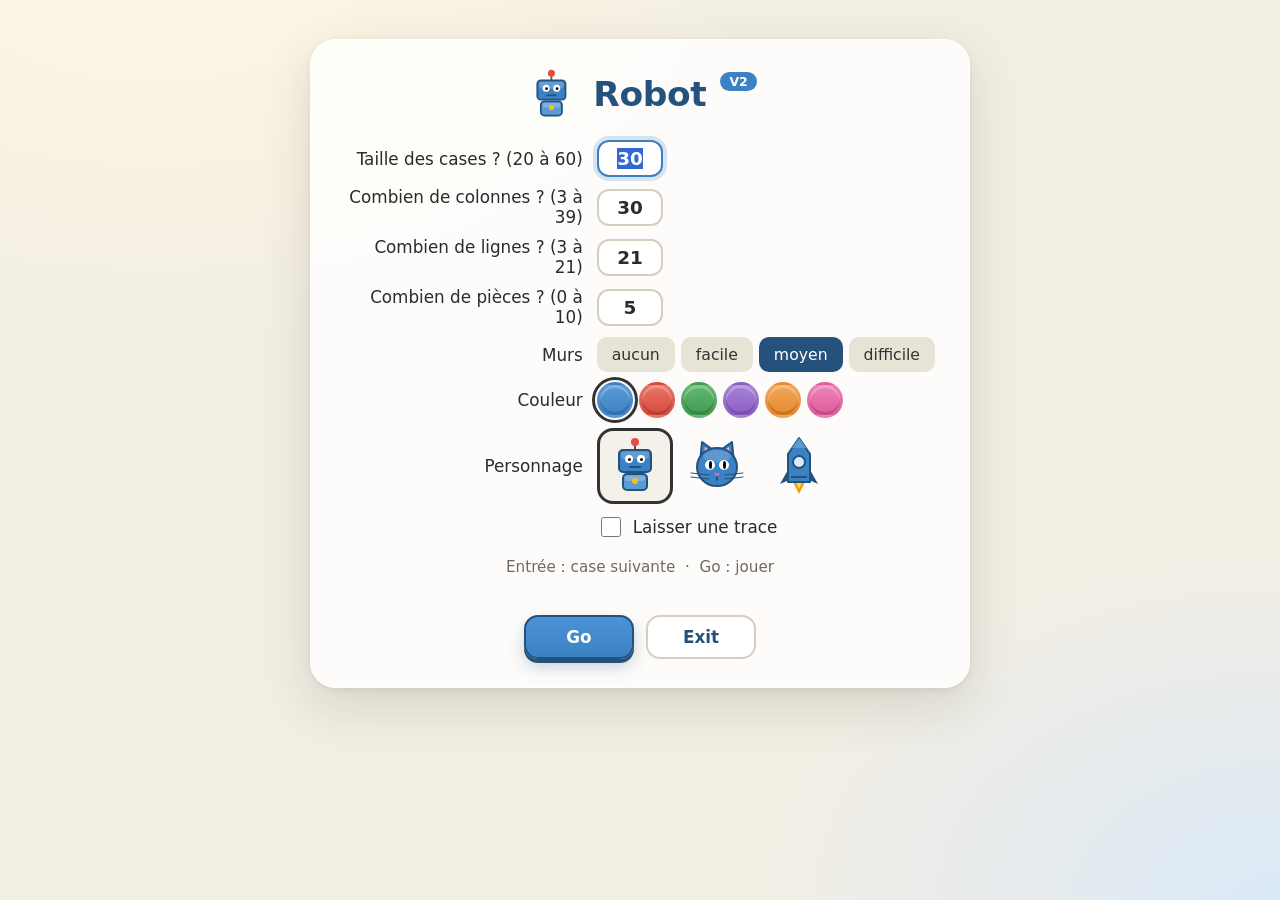
<file: Robot/index.html>
<!DOCTYPE html>
<html lang="fr">
<head>
<meta charset="utf-8">
<meta name="viewport" content="width=device-width, initial-scale=1">
<title>Robot — V2</title>
<link rel="icon" href="icone.png">
<link rel="apple-touch-icon" href="icone.png">
<style>
/* ===================== Apparence ===================== */
:root {
  --bleu: #24527d;
  --bleu-vif: #3b82c4;
  --creme: #f4f1ea;
  --sable: #e8e3d7;
  --bord: #d6cfbf;
  --encre: #2b2b2b;
  --gris: #6f6a60;
  --rouge: #c0392b;
  --orange: #b9770e;
  --vert: #1e8449;
  --or: #d4a017;
  --police: ui-rounded, "SF Pro Rounded", system-ui, -apple-system, "Segoe UI", Helvetica, Arial, sans-serif;
  --code: ui-monospace, Menlo, "SF Mono", Consolas, monospace;
}
* { box-sizing: border-box; }
html { -webkit-text-size-adjust: 100%; }
body {
  margin: 0;
  min-height: 100vh;
  font-family: var(--police);
  color: var(--encre);
  background:
    radial-gradient(1100px 650px at 12% -5%, #fff6e3 0%, rgba(255, 246, 227, 0) 60%),
    radial-gradient(900px 600px at 100% 100%, #dbe9f7 0%, rgba(219, 233, 247, 0) 58%),
    #f2eee4;
}
[hidden] { display: none !important; }
#app { display: flex; justify-content: center; padding: 12px 16px; }
.visuellement-cache { position: absolute; width: 1px; height: 1px; overflow: hidden; clip: rect(0 0 0 0); white-space: nowrap; }

/* ---------- Menu ---------- */
#ecran-config {
  width: min(660px, 100%);
  margin-top: 3vh;
  padding: 26px 34px 28px;
  background: rgba(255, 255, 255, 0.82);
  border: 1px solid rgba(255, 255, 255, 0.9);
  border-radius: 26px;
  box-shadow: 0 18px 50px rgba(60, 50, 30, 0.14), 0 2px 6px rgba(60, 50, 30, 0.08);
}
.entete { display: flex; align-items: center; justify-content: center; gap: 14px; margin-bottom: 18px; }
.entete h1 { margin: 0; font-size: 2.15rem; font-weight: 800; letter-spacing: -0.01em; color: var(--bleu); }
.entete .version {
  align-self: flex-start; margin-top: 6px; padding: 2px 9px; border-radius: 999px;
  font-size: 0.78rem; font-weight: 700; color: #fff; background: var(--bleu-vif);
}
#mascotte { width: 56px; height: 56px; flex: none; }
.grille-config { display: grid; grid-template-columns: minmax(0, 1fr) auto; gap: 10px 14px; align-items: center; }
.etiquette { justify-self: end; text-align: right; font-size: 1.05rem; }
.champ {
  width: 5.2ch; padding: 6px 8px; text-align: center; font: 600 1.15rem var(--police);
  color: var(--encre); background: #fff; border: 2px solid var(--bord); border-radius: 12px; outline: none;
  transition: border-color .15s, box-shadow .15s;
}
.champ:focus { border-color: var(--bleu-vif); box-shadow: 0 0 0 4px rgba(59, 130, 196, 0.2); }
.choix { display: flex; flex-wrap: wrap; gap: 6px; }
.choix button { font-family: var(--police); cursor: pointer; }
#niveaux button {
  padding: 6px 13px; font-size: 0.98rem; color: #333; background: var(--sable);
  border: 2px solid transparent; border-radius: 10px; transition: background .15s, transform .1s;
}
#niveaux button:hover { background: #ddd6c4; }
#niveaux button.choisi { color: #fff; background: var(--bleu); }
#couleurs button {
  width: 36px; height: 36px; padding: 0; border-radius: 50%; border: 3px solid transparent;
  box-shadow: inset 0 -3px 0 rgba(0, 0, 0, 0.16), inset 0 3px 0 rgba(255, 255, 255, 0.25);
  transition: transform .12s;
}
#couleurs button:hover { transform: scale(1.1); }
#couleurs button.choisi { outline: 3px solid #333; outline-offset: 2px; }
#personnages button {
  width: 76px; height: 76px; padding: 0; background: transparent; border: 3px solid transparent; border-radius: 16px;
  transition: background .15s, transform .12s;
}
#personnages button:hover { transform: translateY(-2px); background: rgba(0, 0, 0, 0.04); }
#personnages button.choisi { background: var(--creme); border-color: #333; }
#personnages canvas { display: block; width: 70px; height: 70px; margin: 0 auto; }
.case { display: inline-flex; align-items: center; gap: 9px; font-size: 1.05rem; cursor: pointer; user-select: none; }
.case input { width: 20px; height: 20px; accent-color: var(--bleu); }
.astuce { margin: 18px 0 0; text-align: center; font-size: 0.95rem; color: var(--gris); }
.erreur { min-height: 1.5em; margin: 6px 0 0; text-align: center; font-size: 0.95rem; color: var(--rouge); }
.erreur.orange { color: var(--orange); }
.boutons { display: flex; justify-content: center; gap: 12px; margin-top: 10px; }
.bouton {
  min-width: 110px; padding: 10px 22px; font: 700 1.05rem var(--police); cursor: pointer;
  color: var(--bleu); background: #fff; border: 2px solid var(--bord); border-radius: 14px;
  transition: transform .1s, box-shadow .15s, background .15s;
}
.bouton:hover { background: var(--creme); }
.bouton:active { transform: translateY(1px); }
.bouton.principal {
  color: #fff; background: linear-gradient(180deg, #4a93d6, var(--bleu-vif)); border-color: var(--bleu);
  box-shadow: 0 4px 0 var(--bleu), 0 8px 16px rgba(36, 82, 125, 0.25);
}
.bouton.principal:hover { background: linear-gradient(180deg, #5aa2e4, #4a93d6); }
.bouton.principal:active { box-shadow: 0 1px 0 var(--bleu), 0 3px 8px rgba(36, 82, 125, 0.25); transform: translateY(3px); }
button:focus-visible { outline: 3px solid var(--bleu-vif); outline-offset: 2px; }

/* ---------- Partie ---------- */
#ecran-jeu { display: flex; flex-direction: column; align-items: center; width: 100%; }
#compteur {
  min-height: 34px; margin: 0 0 6px; font-size: 1.15rem; font-weight: 800; color: var(--bleu);
  transition: color .25s, transform .25s; text-align: center;
}
#compteur.or { color: var(--or); transform: scale(1.06); }
#plateau-cadre { position: relative; flex: none; }
#plateau-cadre canvas { position: absolute; left: 0; top: 0; display: block; }
#effets { pointer-events: none; }
.bas { width: var(--largeur, 460px); max-width: 100%; }
#formulaire-ligne { display: flex; gap: 8px; }
#saisie {
  flex: 1; min-width: 0; padding: 9px 14px; text-align: center; font: 600 1.35rem var(--code); color: var(--encre);
  background: #fff; border: 2px solid var(--bord); border-radius: 14px; outline: none;
  transition: border-color .15s, box-shadow .15s;
}
#saisie:focus { border-color: var(--bleu-vif); box-shadow: 0 0 0 4px rgba(59, 130, 196, 0.2); }
#bouton-ligne { min-width: 74px; padding: 8px 16px; }
#bande {
  min-height: 30px; margin-top: 6px; padding: 3px 10px; font: 500 1.02rem/1.55 var(--code); text-align: center;
  white-space: pre-wrap; color: var(--gris); overflow-wrap: anywhere;
}
#bande .fait { color: #a8a294; }
#bande .termine { color: #a8a294; }
#bande .bloc { background: rgba(59, 130, 196, 0.12); border-radius: 6px; padding: 1px 0; }
#bande .actif { color: #fff; background: var(--bleu-vif); border-radius: 6px; padding: 1px 5px; font-weight: 700; }
#bande .actif.choc { background: #e74c3c; }
#bande .actif.prise { background: var(--or); }
#bande .tour { margin-left: 6px; padding: 1px 7px; font: 700 0.8rem var(--police); color: var(--bleu); background: #dbe9f7; border-radius: 999px; }
#message { min-height: 1.6em; margin-top: 2px; text-align: center; font-size: 1rem; font-weight: 600; color: var(--rouge); }
#aide { display: flex; flex-wrap: wrap; align-items: center; justify-content: center; gap: 6px; margin-top: 6px; }
#aide button {
  padding: 4px 11px; font: 500 0.95rem var(--code); color: var(--bleu); background: #eeeae0;
  border: 1px solid var(--bord); border-radius: 10px; cursor: pointer; transition: background .12s, transform .1s;
}
#aide button:hover { background: #fff; transform: translateY(-1px); }
#aide .sep { color: #aaa; }
#aide-detail { margin-top: 5px; text-align: center; font-size: 0.82rem; color: #8b867b; }

/* ---------- Au revoir ---------- */
#ecran-adieu { margin-top: 12vh; text-align: center; }
#ecran-adieu h2 { font-size: 2rem; color: var(--bleu); margin: 0 0 8px; }
#ecran-adieu p { margin: 0 0 18px; color: var(--gris); }

@media (max-width: 560px) {
  #ecran-config { padding: 20px 16px; }
  .grille-config { grid-template-columns: 1fr; }
  .etiquette { justify-self: start; text-align: left; }
}
@media (prefers-reduced-motion: reduce) {
  * { transition: none !important; }
}
</style>
</head>
<body>

<main id="app">

  <!-- ============ Menu ============ -->
  <section id="ecran-config" aria-labelledby="titre-jeu">
    <div class="entete">
      <canvas id="mascotte" aria-hidden="true"></canvas>
      <h1 id="titre-jeu">Robot</h1>
      <span class="version">V2</span>
    </div>
    <div class="grille-config">
      <label class="etiquette" for="champ-taille">Taille des cases ? (20 à 60)</label>
      <input class="champ" id="champ-taille" type="text" inputmode="numeric" autocomplete="off" maxlength="3">
      <label class="etiquette" for="champ-colonnes" id="texte-colonnes">Combien de colonnes ?</label>
      <input class="champ" id="champ-colonnes" type="text" inputmode="numeric" autocomplete="off" maxlength="4">
      <label class="etiquette" for="champ-lignes" id="texte-lignes">Combien de lignes ?</label>
      <input class="champ" id="champ-lignes" type="text" inputmode="numeric" autocomplete="off" maxlength="4">
      <label class="etiquette" for="champ-pieces">Combien de pièces ? (0 à 10)</label>
      <input class="champ" id="champ-pieces" type="text" inputmode="numeric" autocomplete="off" maxlength="3">
      <span class="etiquette" id="etiquette-murs">Murs</span>
      <div class="choix" id="niveaux" role="radiogroup" aria-labelledby="etiquette-murs"></div>
      <span class="etiquette" id="etiquette-couleur">Couleur</span>
      <div class="choix" id="couleurs" role="radiogroup" aria-labelledby="etiquette-couleur"></div>
      <span class="etiquette" id="etiquette-perso">Personnage</span>
      <div class="choix" id="personnages" role="radiogroup" aria-labelledby="etiquette-perso"></div>
      <span></span>
      <label class="case"><input type="checkbox" id="champ-trace"> Laisser une trace</label>
    </div>
    <p class="astuce">Entrée : case suivante &nbsp;·&nbsp; Go : jouer</p>
    <p class="erreur" id="erreur-config" role="alert"></p>
    <div class="boutons">
      <button type="button" class="bouton principal" id="bouton-go">Go</button>
      <button type="button" class="bouton" id="bouton-exit">Exit</button>
    </div>
  </section>

  <!-- ============ Partie ============ -->
  <section id="ecran-jeu" hidden>
    <div id="compteur" role="status"></div>
    <div id="plateau-cadre">
      <canvas id="plateau" aria-label="Le damier"></canvas>
      <canvas id="effets" aria-hidden="true"></canvas>
    </div>
    <div class="bas" id="bas">
      <form id="formulaire-ligne" autocomplete="off">
        <input id="saisie" type="text" autocomplete="off" autocapitalize="off" spellcheck="false" aria-label="Tes instructions">
        <button type="submit" class="bouton principal" id="bouton-ligne">Go</button>
      </form>
      <div id="bande" aria-hidden="true"></div>
      <div id="message" role="alert"></div>
      <div id="aide"></div>
      <div id="aide-detail"></div>
    </div>
    <div id="annonce" class="visuellement-cache" aria-live="polite"></div>
  </section>

  <!-- ============ Au revoir ============ -->
  <section id="ecran-adieu" hidden>
    <h2>À bientôt !</h2>
    <p>Tu peux fermer cet onglet.</p>
    <button type="button" class="bouton principal" id="bouton-retour">Rejouer</button>
  </section>

</main>

<script id="logique">
// =====================================================================================
//  LOGIQUE DU JEU — fonctions pures
//  Rien dans ce bloc ne dessine, ne lit la page (DOM) ni n'écrit dans localStorage :
//  chaque fonction reçoit ses données en paramètres et renvoie un résultat.
//  C'est ce qui permet de la tester sans écran (voir tests/test_logique.mjs).
//  Port fidèle de robot_v2.command (V2 Python) ; les écarts sont listés dans MANUEL_robot_web.md.
//
//  Quelques constructions JavaScript, pour qui vient de Python :
//   - un Set est un ensemble, un Map un dictionnaire ; « new Set(autre) » en fait une copie ;
//   - une case (colonne, ligne) est écrite en texte "c,l" (fonction cle) pour servir de clé ;
//   - { ...etat, x: 3 } copie l'objet « etat » en changeant x (l'original n'est jamais modifié) ;
//   - const [dx, dy] = liste  déballe une liste, comme  dx, dy = liste  en Python.
// =====================================================================================


// ---------- Réglages fixes (mêmes valeurs que la V2 Python) ----------

const VERSION = "2";
const TAILLE_MINI = 20;        // taille d'une case, en pixels : minimum…
const TAILLE_MAXI = 60;        // … et maximum
const PERSO_MINI = 56;         // le personnage fait au moins 56 pixels…
const PERSO_FOIS = 1.6;        // … ou 1,6 fois la taille d'une case
const VITESSE = 250;           // pause entre deux actions (un pas ou « take »), en millisecondes
const MAXIMUM = 50;            // nombre de pas maximum pour une ligne de commandes, boucles comprises
const MINI_CASES = 3;          // damier de 3 × 3 au minimum
const PIECES_MAXI = 10;        // nombre de pièces maximum dans le menu
const PORTE_PART = 0.10;       // une porte occupe 10 % de son mur (au moins une case)
const MUR_LONGUEUR_PART = 0.20; // un segment de mur fait de 2 cases à 20 % du côté du damier
const NIVEAUX = { aucun: 0.0, facile: 0.05, moyen: 0.10, difficile: 0.15 };  // part des cases en mur
const DIRECTIONS = { left: [-1, 0], right: [1, 0], up: [0, -1], down: [0, 1] };
const PRENDRE = "take";        // l'instruction qui prend la pièce de la case où l'on est
const COULEURS_NOMS = ["bleu", "rouge", "vert", "violet", "orange", "rose"];
const PERSONNAGES = ["robot", "chat", "fusée"];
const REGLAGES_PAR_DEFAUT = {
  taille: 30, colonnes: 30, lignes: 30, pieces: 5,
  niveau: "moyen", couleur: "bleu", personnage: "robot", trace: false,
};


// ---------- Petits outils ----------

function cle(c, l) {
  // Une case = le texte "colonne,ligne". Sert de clé dans les Set et les Map.
  return c + "," + l;
}

function decoder(k) {
  // Inverse de cle() : "3,5" devient [3, 5].
  return k.split(",").map(Number);
}

function arrondiPython(x) {
  // round() de Python : quand on tombe pile sur .5, on va vers le nombre PAIR (2,5 → 2 ; 3,5 → 4).
  // Math.round de JavaScript arrondit toujours vers le haut (2,5 → 3), d'où ce petit calcul.
  const bas = Math.floor(x);
  const reste = x - bas;
  if (reste < 0.5) return bas;
  if (reste > 0.5) return bas + 1;
  return bas % 2 === 0 ? bas : bas + 1;
}

function lireEntier(texte) {
  // « 12 » → 12 ; tout ce qui n'est pas uniquement des chiffres → null (équivaut à isdigit() de Python).
  const t = String(texte).trim();
  return /^\d+$/.test(t) ? Number(t) : null;
}


// ---------- Hasard (injecté, donc remplaçable par un tirage reproductible dans les tests) ----------

function fabriquerHasard(alea) {
  // « alea » est une fonction qui renvoie un nombre entre 0 (inclus) et 1 (exclu), comme Math.random.
  return {
    entier(min, max) {                    // entier entre min et max, bornes comprises (comme random.randint)
      return min + Math.floor(alea() * (max - min + 1));
    },
    choix(liste) {                        // un élément au hasard (comme random.choice)
      return liste[Math.floor(alea() * liste.length)];
    },
    echantillon(liste, n) {               // n éléments distincts (comme random.sample)
      const reste = liste.slice();
      const resultat = [];
      while (resultat.length < n && reste.length > 0) {
        const i = Math.floor(alea() * reste.length);
        resultat.push(reste[i]);
        reste[i] = reste[reste.length - 1];
        reste.pop();
      }
      return resultat;
    },
  };
}

function creerHasard(graine) {
  // Générateur reproductible (mulberry32) : même graine, mêmes tirages. Sert aux tests.
  let a = graine >>> 0;
  return fabriquerHasard(() => {
    a = (a + 0x6D2B79F5) >>> 0;
    let t = a;
    t = Math.imul(t ^ (t >>> 15), t | 1);
    t ^= t + Math.imul(t ^ (t >>> 7), t | 61);
    return ((t ^ (t >>> 14)) >>> 0) / 4294967296;
  });
}

const hasardNavigateur = fabriquerHasard(Math.random);   // le vrai hasard, pour jouer


// ---------- Dimensions ----------

function taillePerso(t) {
  // Taille du personnage pour des cases de t pixels.
  return Math.max(PERSO_MINI, arrondiPython(t * PERSO_FOIS));
}

function margeDamier(t) {
  // Bord autour du damier, pour que le personnage (plus grand qu'une case) ne soit pas coupé.
  return Math.floor((taillePerso(t) - t) / 2) + 2;
}

function limitesDamier(t, largeurFenetre, hauteurFenetre) {
  // Nombre maximum de colonnes et de lignes qui tiennent dans la fenêtre avec des cases de t pixels.
  // 80 et 220 : marges réservées (bords, case de saisie, aides) ; mêmes valeurs que la V2.
  const marge = margeDamier(t);
  return {
    maxiColonnes: Math.max(MINI_CASES, Math.floor((largeurFenetre - 80 - 2 * marge) / t)),
    maxiLignes: Math.max(MINI_CASES, Math.floor((hauteurFenetre - 220 - 2 * marge) / t)),
  };
}

function largeurPorte(colonnes, lignes, mur) {
  // Nombre de cases d'une porte : 10 % de la longueur de son mur, arrondi (au plus près, .5 vers le haut),
  // au moins 1. Les murs « left » et « right » mesurent « lignes » cases, « up » et « down » « colonnes ».
  const longueur = (mur === "left" || mur === "right") ? lignes : colonnes;
  return Math.max(1, Math.floor(longueur * PORTE_PART + 0.5));
}


// ---------- Réglages du menu ----------

function messageLimites(champ, t, largeurFenetre, hauteurFenetre) {
  // Message affiché quand un champ du menu est hors limites (mêmes textes que la V2).
  if (champ === "taille") return "La taille des cases va de " + TAILLE_MINI + " à " + TAILLE_MAXI + ".";
  const { maxiColonnes, maxiLignes } = limitesDamier(t, largeurFenetre, hauteurFenetre);
  if (champ === "colonnes") return "Les colonnes vont de " + MINI_CASES + " à " + maxiColonnes + ".";
  if (champ === "lignes") return "Les lignes vont de " + MINI_CASES + " à " + maxiLignes + ".";
  return "";
}

function ajusterAuMaximum(texte, maxi) {
  // Si le nombre tapé dépasse le maximum, on le ramène au maximum. Renvoie { valeur, ajuste }.
  const n = lireEntier(texte);
  if (n !== null && n > maxi) return { valeur: String(maxi), ajuste: true };
  return { valeur: texte, ajuste: false };
}

function validerReglages(brut, largeurFenetre, hauteurFenetre) {
  // Vérifie tous les champs du menu (valeurs en texte, comme tapées). Même ordre de contrôle que la V2 :
  // taille, puis colonnes et lignes, puis pièces.
  // Renvoie { ok: true, reglages } ou { ok: false, message, champ } (champ = celui où remettre le curseur).
  const t = lireEntier(brut.taille);
  if (t === null || t < TAILLE_MINI || t > TAILLE_MAXI) {
    return { ok: false, message: messageLimites("taille", 0, 0, 0), champ: "taille" };
  }
  const { maxiColonnes, maxiLignes } = limitesDamier(t, largeurFenetre, hauteurFenetre);
  const c = lireEntier(brut.colonnes);
  const l = lireEntier(brut.lignes);
  const cOk = c !== null && c >= MINI_CASES && c <= maxiColonnes;
  const lOk = l !== null && l >= MINI_CASES && l <= maxiLignes;
  if (!cOk || !lOk) {
    return {
      ok: false,
      message: "Les colonnes vont de " + MINI_CASES + " à " + maxiColonnes +
               ", les lignes de " + MINI_CASES + " à " + maxiLignes + ".",
      champ: cOk ? "lignes" : "colonnes",
    };
  }
  const maxiPieces = Math.min(PIECES_MAXI, c * l - 1);       // jamais sur la case de départ
  const n = lireEntier(brut.pieces);
  if (n === null || n > maxiPieces) {
    return { ok: false, message: "Les pièces vont de 0 à " + maxiPieces + ".", champ: "pieces" };
  }
  return {
    ok: true,
    reglages: {
      taille: t, colonnes: c, lignes: l, pieces: n,
      niveau: brut.niveau, couleur: brut.couleur, personnage: brut.personnage, trace: Boolean(brut.trace),
    },
  };
}

function normaliserReglages(brut, largeurFenetre, hauteurFenetre) {
  // Réglages relus du localStorage (ou n'importe quoi d'autre) : on garde ce qui est valide,
  // et on remet la valeur par défaut pour le reste. Les colonnes et lignes sont ramenées au maximum
  // de la fenêtre actuelle, comme la V2 au lancement. Ne plante jamais, même si « brut » est absurde.
  const d = REGLAGES_PAR_DEFAUT;
  const source = (brut !== null && typeof brut === "object") ? brut : {};
  const entierDans = (valeur, mini, maxi, defaut) =>
    (Number.isInteger(valeur) && valeur >= mini && valeur <= maxi) ? valeur : defaut;
  const taille = entierDans(source.taille, TAILLE_MINI, TAILLE_MAXI, d.taille);
  const { maxiColonnes, maxiLignes } = limitesDamier(taille, largeurFenetre, hauteurFenetre);
  const colonnes = Math.min(entierDans(source.colonnes, MINI_CASES, 100000, d.colonnes), maxiColonnes);
  const lignes = Math.min(entierDans(source.lignes, MINI_CASES, 100000, d.lignes), maxiLignes);
  const pieces = entierDans(source.pieces, 0, Math.min(PIECES_MAXI, colonnes * lignes - 1), Math.min(d.pieces, colonnes * lignes - 1));
  return {
    taille, colonnes, lignes, pieces,
    niveau: Object.hasOwn(NIVEAUX, source.niveau) ? source.niveau : d.niveau,
    couleur: COULEURS_NOMS.includes(source.couleur) ? source.couleur : d.couleur,
    personnage: PERSONNAGES.includes(source.personnage) ? source.personnage : d.personnage,
    trace: typeof source.trace === "boolean" ? source.trace : d.trace,
  };
}


// ---------- Portes et déplacements ----------

function placerPortes(colonnes, lignes, hasard) {
  // Place une porte au hasard le long de chacun des 4 murs : renvoie, pour chaque mur,
  // le numéro de la première case de sa porte.
  const portes = {};
  for (const mur of Object.keys(DIRECTIONS)) {
    const longueur = (mur === "left" || mur === "right") ? lignes : colonnes;
    portes[mur] = hasard.entier(0, longueur - largeurPorte(colonnes, lignes, mur));
  }
  return portes;
}

function caseSuivante(damier, c, l, direction) {
  // Case où l'on arrive en partant de (c, l) vers « direction », en passant par les portes.
  // Renvoie [colonne, ligne], ou null si on cogne le mur extérieur. (Ne regarde pas les murs intérieurs.)
  // « damier » = { colonnes, lignes, portes }.
  const { colonnes, lignes, portes } = damier;
  const [dx, dy] = DIRECTIONS[direction];
  if (c + dx >= 0 && c + dx < colonnes && l + dy >= 0 && l + dy < lignes) {
    return [c + dx, l + dy];                                    // on reste dans le damier
  }
  const place = (dx !== 0 ? l : c) - portes[direction];         // sa place le long de la porte de ce mur
  if (!(place >= 0 && place < largeurPorte(colonnes, lignes, direction))) {
    return null;                                                // pas devant la porte : c'est le mur
  }
  if (direction === "left") return [colonnes - 1, portes.right + place];   // devant la porte : on ressort en face
  if (direction === "right") return [0, portes.left + place];
  if (direction === "up") return [portes.down + place, lignes - 1];
  return [portes.up + place, 0];
}

function toutAccessible(damier, depart, casesMur) {
  // Vrai si, avec ces murs (un Set de cases), on peut aller sur toutes les cases libres depuis le départ.
  // On explore le damier « en tache d'huile » à partir du départ (parcours en largeur), portes comprises.
  const vues = new Set([cle(depart[0], depart[1])]);
  const aExplorer = [depart];
  while (aExplorer.length > 0) {
    const [c, l] = aExplorer.pop();
    for (const direction of Object.keys(DIRECTIONS)) {
      const voisine = caseSuivante(damier, c, l, direction);
      if (voisine !== null) {
        const k = cle(voisine[0], voisine[1]);
        if (!casesMur.has(k) && !vues.has(k)) {
          vues.add(k);
          aExplorer.push(voisine);
        }
      }
    }
  }
  return vues.size === damier.colonnes * damier.lignes - casesMur.size;
}


// ---------- Murs intérieurs ----------

function placerMurs(damier, depart, niveau, hasard) {
  // Pose des segments de mur au hasard, jusqu'à couvrir la part du damier fixée par la difficulté.
  // Règles : départ et ses 8 voisines dégagés, cases devant les portes dégagées, une case libre au moins
  // (diagonales comprises) entre deux segments, et toutes les cases libres restent accessibles.
  // Renvoie un Set de cases.
  const { colonnes, lignes, portes } = damier;
  const murs = new Set();
  const cible = arrondiPython(NIVEAUX[niveau] * colonnes * lignes);   // nombre de cases de mur visé

  const interdites = new Set();                                // autour du départ
  for (let i = -1; i <= 1; i++) {
    for (let j = -1; j <= 1; j++) interdites.add(cle(depart[0] + i, depart[1] + j));
  }
  for (const mur of Object.keys(DIRECTIONS)) {                 // devant les portes
    for (let k = portes[mur]; k < portes[mur] + largeurPorte(colonnes, lignes, mur); k++) {
      if (mur === "left") interdites.add(cle(0, k));
      else if (mur === "right") interdites.add(cle(colonnes - 1, k));
      else if (mur === "up") interdites.add(cle(k, 0));
      else interdites.add(cle(k, lignes - 1));
    }
  }

  let essais = 0;
  while (murs.size < cible && essais < 300 + cible) {          // on abandonne si ça ne tient plus
    essais += 1;
    const horizontal = hasard.choix([true, false]);
    const cote = horizontal ? colonnes : lignes;
    const longueur = hasard.entier(2, Math.max(2, Math.trunc(cote * MUR_LONGUEUR_PART)));
    if (longueur > cote) continue;
    const c0 = hasard.entier(0, colonnes - (horizontal ? longueur : 1));
    const l0 = hasard.entier(0, lignes - (horizontal ? 1 : longueur));
    const segment = [];
    for (let i = 0; i < longueur; i++) segment.push(horizontal ? [c0 + i, l0] : [c0, l0 + i]);

    if (segment.some(([c, l]) => interdites.has(cle(c, l)))) continue;
    // Une case du segment, ou l'une de ses 8 voisines, est déjà un mur : trop près.
    const tropPres = segment.some(([c, l]) => {
      for (let i = -1; i <= 1; i++) {
        for (let j = -1; j <= 1; j++) if (murs.has(cle(c + i, l + j))) return true;
      }
      return false;
    });
    if (tropPres) continue;
    // Un segment entouré de cases libres ne peut rien enfermer, sauf s'il s'appuie sur le bord :
    // c'est seulement dans ce cas qu'on fait la vérification complète (plus lente).
    const toucheLeBord = segment.some(([c, l]) => c === 0 || c === colonnes - 1 || l === 0 || l === lignes - 1);
    if (toucheLeBord) {
      const avecSegment = new Set(murs);
      for (const [c, l] of segment) avecSegment.add(cle(c, l));
      if (!toutAccessible(damier, depart, avecSegment)) continue;
    }
    for (const [c, l] of segment) murs.add(cle(c, l));
  }
  return murs;
}


// ---------- Pièces et minimum de pas ----------

function placerTresors(damier, depart, murs, nbPieces, hasard) {
  // Pose les pièces au hasard, chacune sur une case libre différente, jamais sur la case de départ.
  // Renvoie un Set de cases.
  const libres = [];
  for (let c = 0; c < damier.colonnes; c++) {
    for (let l = 0; l < damier.lignes; l++) {
      const k = cle(c, l);
      if (!(c === depart[0] && l === depart[1]) && !murs.has(k)) libres.push(k);
    }
  }
  return new Set(hasard.echantillon(libres, Math.min(nbPieces, libres.length)));
}

function distancesDepuis(damier, murs, depart) {
  // Nombre minimum de pas pour aller de « depart » à chaque case libre, murs et portes compris.
  // Parcours en largeur : d'abord les cases à 1 pas, puis à 2 pas, etc. Renvoie un Map case → distance.
  const distances = new Map([[cle(depart[0], depart[1]), 0]]);
  const aExplorer = [depart];
  for (let i = 0; i < aExplorer.length; i++) {          // la liste grandit pendant qu'on la parcourt
    const [c, l] = aExplorer[i];
    const d = distances.get(cle(c, l));
    for (const direction of Object.keys(DIRECTIONS)) {
      const voisine = caseSuivante(damier, c, l, direction);
      if (voisine !== null) {
        const k = cle(voisine[0], voisine[1]);
        if (!murs.has(k) && !distances.has(k)) {
          distances.set(k, d + 1);
          aExplorer.push(voisine);
        }
      }
    }
  }
  return distances;
}

function calculerMinimum(damier, murs, depart, tresors) {
  // Nombre minimum de pas pour prendre toutes les pièces (un Set de cases), dans le meilleur ordre ;
  // null s'il n'y a aucune pièce.
  // 1. On mesure la distance (en pas) entre le départ et chaque pièce, et entre les pièces.
  // 2. On cherche le meilleur ordre de ramassage par programmation dynamique (algorithme de Held-Karp) :
  //    meilleur[groupe][j] = pas minimum pour prendre les pièces de « groupe » (un nombre dont chaque bit
  //    dit si la pièce est prise) en finissant par la pièce j. Environ 2^n × n² calculs : 0,1 s pour 10 pièces.
  const pieces = [...tresors].map(decoder);             // [...Set] : le Set devient une liste
  const n = pieces.length;
  if (n === 0) return null;
  const pointsCles = [depart, ...pieces];               // le départ, puis les pièces
  const tables = pointsCles.map((p) => distancesDepuis(damier, murs, p));
  const d = pointsCles.map((_, i) => pointsCles.map((q) => {
    const k = cle(q[0], q[1]);
    return tables[i].has(k) ? tables[i].get(k) : Infinity;
  }));
  const meilleur = Array.from({ length: 1 << n }, () => new Array(n).fill(Infinity));   // 1 << n = 2^n
  for (let j = 0; j < n; j++) meilleur[1 << j][j] = d[0][j + 1];
  for (let groupe = 1; groupe < (1 << n); groupe++) {
    for (let j = 0; j < n; j++) {
      if (meilleur[groupe][j] === Infinity || (groupe & (1 << j)) === 0) continue;
      for (let k = 0; k < n; k++) {                      // pièce suivante : k
        if ((groupe & (1 << k)) === 0) {
          const suivant = groupe | (1 << k);
          const essai = meilleur[groupe][j] + d[j + 1][k + 1];
          if (essai < meilleur[suivant][k]) meilleur[suivant][k] = essai;
        }
      }
    }
  }
  return Math.min(...meilleur[(1 << n) - 1]);
}


// ---------- Lecture des commandes ----------

// Les morceaux qu'on sait reconnaître dans une commande, essayés dans cet ordre :
//   1. « repeat 4 ( »  : début d'une boucle (le nombre et la parenthèse sont vérifiés après)
//   2. « ) »           : fin de la boucle
//   3. « left », « left 3 », « left(3) », « left (3) », « left3 » : un mouvement (ou « take »)
//   4. n'importe quoi d'autre : une erreur
// Drapeau « g » : on cherche tous les morceaux ; « i » : majuscules et minuscules sont équivalentes.
const MORCEAUX = /(repeat)(?![a-z])\s*(\d*)\s*(\(?)|(\))|([a-z]+)\s*(?:\(\s*(\d+)\s*\)|(\d*))|(\S+)/gi;

function estFin(texte) {
  // Vrai si la ligne contient le mot « end » (seul, entouré d'espaces, de virgules ou de points-virgules).
  return texte.replace(/[,;]/g, " ").toLowerCase().split(/\s+/).includes("end");
}

function lireCommandes(texteBrut) {
  // Transforme « left 3 take repeat 2 (up right) » en une liste d'actions :
  // left, left, left, take, up, right, up, right.
  // Renvoie { actions, mouvements, erreurs, ordres } :
  //  - actions : une entrée par pas ou par take : { mot, debut, fin, bloc? }.
  //    « debut » et « fin » sont les positions de l'instruction dans le texte tapé (pour la surbrillance) ;
  //    « bloc » (seulement dans une boucle) : { debut, fin, tour, fois } = position du « repeat … ) » entier,
  //    numéro du tour en cours et nombre de tours.
  //  - mouvements : les mêmes mots, sans les positions (ce que renvoyait la V2) ;
  //  - erreurs : les messages (la ligne est refusée dès qu'il y en a un) ;
  //  - ordres : nombre d'instructions écrites. Chaque mouvement compte 1 (« left 3 » aussi), chaque take 1,
  //    chaque repeat 1 ; ce qu'il y a dans un repeat n'est compté qu'une fois.
  // Écart voulu avec la V2 : la virgule ET le point-virgule valent un espace (remplacés caractère pour
  // caractère, donc les positions restent justes).
  const texte = texteBrut.replace(/[,;]/g, " ");
  const actions = [];
  const erreurs = [];
  let ordres = 0;
  let boucle = null;          // pendant une boucle : les actions à répéter ; sinon null
  let foisBoucle = 0;         // combien de fois répéter la boucle en cours
  let debutBoucle = 0;        // position du mot « repeat » de la boucle en cours
  let aIgnorer = 0;           // « ) » d'un repeat déjà signalé comme erreur : on ne la signale pas deux fois
  let total = 0n;             // nombre de pas, compté à part. Le « n » final : entier de taille illimitée (BigInt),
  let totalBoucle = 0n;       // pour afficher le vrai nombre même si on tape « left 99999999999999999999 ».
  const plafond = MAXIMUM + 1;  // on ne fabrique jamais plus de pas que ça d'un coup : « left 99999999 »
                                // ferait une liste géante, alors qu'il suffit de savoir que c'est trop

  for (const m of texte.matchAll(MORCEAUX)) {
    const repeat = m[1] || "";
    const nombreR = m[2] || "";
    const ouvre = m[3] || "";
    const ferme = m[4] || "";
    const mot = (m[5] || "").toLowerCase();
    const nombreP = m[6] || "";       // nombre entre parenthèses : left(3)
    const nombre = m[7] || "";        // nombre collé ou séparé : left 3
    const autre = (m[8] || "").toLowerCase();
    const debut = m.index;
    const fin = debut + m[0].trimEnd().length;

    if (repeat) {                                       // début d'une boucle
      if (boucle !== null) {
        erreurs.push("pas de repeat dans un repeat");
        aIgnorer += ouvre ? 1 : 0;
      } else if (!ouvre && !nombreR) {
        erreurs.push("repeat a besoin d'un nombre et de parenthèses : repeat 4 (…)");
      } else if (!ouvre) {
        erreurs.push("il manque « ( » après repeat " + nombreR);
      } else {
        if (!nombreR) erreurs.push("repeat a besoin d'un nombre : repeat 4 (…)");
        boucle = [];
        foisBoucle = nombreR ? BigInt(nombreR) : 0n;
        debutBoucle = debut;
        totalBoucle = 0n;
        ordres += 1;
      }
    } else if (ferme) {                                 // fin de la boucle : on la répète
      if (aIgnorer > 0) {
        aIgnorer -= 1;
      } else if (boucle === null) {
        erreurs.push("une « ) » en trop");
      } else {
        const tours = foisBoucle > BigInt(plafond) ? plafond : Number(foisBoucle);
        for (let tour = 1; tour <= tours; tour++) {
          for (const a of boucle) {
            actions.push({ ...a, bloc: { debut: debutBoucle, fin: fin, tour: tour, fois: Number(foisBoucle) } });
          }
        }
        total += totalBoucle * foisBoucle;
        boucle = null;
      }
    } else if (mot === PRENDRE) {                       // prendre une pièce (ce n'est pas un pas : pas dans total)
      if (nombreP || nombre) erreurs.push(PRENDRE + " s'écrit sans nombre");
      ordres += 1;
      (boucle !== null ? boucle : actions).push({ mot: PRENDRE, debut, fin });
    } else if (Object.hasOwn(DIRECTIONS, mot)) {        // un mouvement, peut-être répété
      const n = nombreP || nombre;
      const fois = n ? BigInt(n) : 1n;
      ordres += 1;
      const nombreDeCopies = fois > BigInt(plafond) ? plafond : Number(fois);
      const suite = [];
      for (let i = 0; i < nombreDeCopies; i++) suite.push({ mot, debut, fin });
      if (boucle !== null) {
        boucle.push(...suite);                          // dans une boucle : on le garde pour plus tard
        totalBoucle += fois;
      } else {
        actions.push(...suite);
        total += fois;
      }
    } else {
      erreurs.push("je ne connais pas « " + (autre || mot) + " »");
    }
  }
  if (boucle !== null) erreurs.push("il manque « ) » à la fin du repeat");
  if (total > BigInt(MAXIMUM)) erreurs.push("trop de pas : " + total + " (maximum " + MAXIMUM + ")");
  return { actions, mouvements: actions.map((a) => a.mot), erreurs, ordres };
}


// ---------- Partie : état et règles du jeu ----------
// L'état d'une partie est un objet : { damier, murs, tresors, depart, x, y, nbPieces, ramasses, points,
// instructions, pas, minimum }. Aucune fonction ne le modifie : chacune en renvoie une copie mise à jour.

function creerEtat(damier, murs, tresors, depart, nbPieces) {
  // État de début de partie pour un damier donné (utile aussi pour les tests : on fixe le damier à la main).
  return {
    damier, murs, tresors, depart,
    x: depart[0], y: depart[1],
    nbPieces, ramasses: 0, points: 0, instructions: 0, pas: 0,
    minimum: calculerMinimum(damier, murs, depart, tresors),
  };
}

function nouvellePartie(reglages, hasard) {
  // Damier neuf : portes, murs et pièces au hasard, personnage au milieu (avec un nombre pair de cases,
  // juste à droite et en dessous du centre), compteurs à zéro, minimum de pas calculé.
  const { colonnes, lignes, niveau, pieces } = reglages;
  const depart = [Math.floor(colonnes / 2), Math.floor(lignes / 2)];
  const portes = placerPortes(colonnes, lignes, hasard);
  const damier = { colonnes, lignes, portes };
  const murs = placerMurs(damier, depart, niveau, hasard);
  const tresors = placerTresors(damier, depart, murs, pieces, hasard);
  return creerEtat(damier, murs, tresors, depart, pieces);
}

function gagne(etat) {
  // Vrai quand il y avait des pièces et qu'elles sont toutes ramassées.
  return etat.nbPieces > 0 && etat.tresors.size === 0;
}

function ajouterInstructions(etat, n) {
  return { ...etat, instructions: etat.instructions + n };
}

function avancer(etat, direction) {
  // Un pas dans « direction ». Renvoie { etat, evenement, continuer }.
  //  - Case libre (dans le damier, ou de l'autre côté d'une porte) : le personnage y va.
  //    evenement = { type: "pas", direction, de, vers, porte } (porte = vrai si on a franchi une porte).
  //  - Mur (extérieur ou intérieur) : il cogne, puis rebondit d'une case vers l'arrière ; si la case de
  //    derrière est aussi bloquée (mur ou bord), il reste sur place. Le pas qui cogne compte quand même.
  //    evenement = { type: "choc", direction, de, contre ("brique" ou "mur"), cible (la case heurtée),
  //    rebond (case finale), rebondit }. continuer = faux : la suite de la ligne est abandonnée.
  const { damier, murs, x, y } = etat;
  const [dx, dy] = DIRECTIONS[direction];
  const pas = etat.pas + 1;                                        // même un pas qui rebondit compte
  const arrivee = caseSuivante(damier, x, y, direction);
  if (arrivee !== null && !murs.has(cle(arrivee[0], arrivee[1]))) {
    return {
      etat: { ...etat, x: arrivee[0], y: arrivee[1], pas },
      evenement: {
        type: "pas", direction, de: [x, y], vers: arrivee,
        porte: Math.abs(arrivee[0] - x) + Math.abs(arrivee[1] - y) !== 1,
      },
      continuer: true,
    };
  }
  const cible = [x + dx, y + dy];
  const arriere = [x - dx, y - dy];
  const rebondit = arriere[0] >= 0 && arriere[0] < damier.colonnes &&
                   arriere[1] >= 0 && arriere[1] < damier.lignes &&
                   !murs.has(cle(arriere[0], arriere[1]));
  const rebond = rebondit ? arriere : [x, y];
  return {
    etat: { ...etat, x: rebond[0], y: rebond[1], pas },
    evenement: {
      type: "choc", direction, de: [x, y],
      contre: murs.has(cle(cible[0], cible[1])) ? "brique" : "mur",
      cible, rebond, rebondit,
    },
    continuer: false,
  };
}

function ramasser(etat) {
  // Instruction « take » : s'il y a une pièce sur la case du personnage, il la prend ; sinon rien ne se passe
  // (mais l'instruction a quand même été comptée). Ce n'est pas un pas.
  // evenement = { type: "prise", case, points, derniere } ou { type: "take-vide" }.
  // continuer = faux après la dernière pièce : la commande s'arrête.
  const k = cle(etat.x, etat.y);
  if (!etat.tresors.has(k)) {
    return { etat, evenement: { type: "take-vide" }, continuer: true };
  }
  const tresors = new Set(etat.tresors);
  tresors.delete(k);
  const apres = { ...etat, tresors, ramasses: etat.ramasses + 1, points: etat.points + 1 };
  return {
    etat: apres,
    evenement: { type: "prise", case: [etat.x, etat.y], points: 1, derniere: gagne(apres) },
    continuer: !gagne(apres),
  };
}

function jouerAction(etat, action) {
  // Joue UNE action de la liste (un pas ou un take). L'affichage appelle cette fonction toutes les
  // VITESSE millisecondes, en repartant à chaque fois de l'état courant : si le joueur appuie sur une
  // flèche entre deux actions, le pas de la flèche s'intercale, comme dans la V2.
  const resultat = action.mot === PRENDRE ? ramasser(etat) : avancer(etat, action.mot);
  resultat.evenement.action = action;                  // pour surligner l'instruction en cours
  return resultat;
}

function jouerLigne(etat, actions) {
  // Joue toute la liste d'un coup (sans pause), jusqu'à un choc ou à la dernière pièce.
  // Renvoie { etat, evenements }. Sert aux tests ; à l'écran, on passe par jouerAction.
  const evenements = [];
  for (const action of actions) {
    const r = jouerAction(etat, action);
    etat = r.etat;
    evenements.push(r.evenement);
    if (!r.continuer) break;
  }
  return { etat, evenements };
}

function jouerFleche(etat, direction) {
  // Appui sur une flèche du clavier : un pas immédiat, qui compte 1 instruction. Ignoré après la victoire.
  // Renvoie { etat, evenement, continuer } (evenement = null si ignoré).
  if (gagne(etat)) return { etat, evenement: null, continuer: false };
  return avancer(ajouterInstructions(etat, 1), direction);
}

function accepterLigne(etat, texte) {
  // Ce qui se passe quand on valide une ligne tapée (équivaut à valider() de la V2, sans l'affichage).
  // Renvoie { fin, ignoree, refusee, message, etat, actions } :
  //  - fin : la ligne contient « end » (l'affichage revient au menu) ;
  //  - ignoree : la partie est gagnée, on attend « end » ;
  //  - refusee : au moins une erreur ; « message » est le texte à afficher (« Oups : … ») et rien ne bouge ;
  //  - sinon : « etat » a les instructions de la ligne en plus, « actions » est la liste à jouer.
  if (estFin(texte)) return { fin: true, ignoree: false, refusee: false, message: "", etat, actions: [] };
  if (gagne(etat)) return { fin: false, ignoree: true, refusee: false, message: "", etat, actions: [] };
  const { actions, erreurs, ordres } = lireCommandes(texte);
  if (erreurs.length > 0) {
    return { fin: false, ignoree: false, refusee: true, message: "Oups : " + erreurs.join(" ; "), etat, actions: [] };
  }
  return { fin: false, ignoree: false, refusee: false, message: "", etat: ajouterInstructions(etat, ordres), actions };
}


// ---------- Textes affichés par la logique ----------

function texteCompteur(etat) {
  // « Pièces 2/5 · Instructions 7 · Pas 37 · minimum 30 ». Avec 0 pièce : « Instructions 7 · Pas 37 ».
  let texte = "Instructions " + etat.instructions + "  ·  Pas " + etat.pas;
  if (etat.minimum !== null) texte += "  ·  minimum " + etat.minimum;
  if (etat.nbPieces > 0) texte = "Pièces " + etat.ramasses + "/" + etat.nbPieces + "  ·  " + texte;
  return texte;
}

function resumeVictoire(etat) {
  // Textes du panneau « Bravo ! ». Écart voulu avec la V2 : « 1 instruction » au singulier.
  const pluriel = (n, mot) => n + " " + mot + (n > 1 ? "s" : "");
  const estMinimum = etat.pas === etat.minimum;
  return {
    titre: "Bravo !",
    detail: pluriel(etat.nbPieces, "pièce") + "  ·  " + pluriel(etat.instructions, "instruction") + "  ·  " + etat.pas + " pas",
    estMinimum,
    comparaison: estMinimum ? "C'est le minimum !" : "Minimum possible : " + etat.minimum + " pas",
    rejouer: "Tape « end » pour rejouer",
  };
}
</script>

<script id="affichage">
// =====================================================================================
//  AFFICHAGE — tout ce qui touche la page : menu, dessin, animations, clavier, localStorage.
//  Ce bloc n'appelle que les fonctions du bloc « logique » (au-dessus) et ne décide d'aucune règle.
//  Le plateau est dessiné sur deux <canvas> superposés :
//   - « plateau » : le décor fixe (cases, murs, portes, trace), dessiné une fois par partie ;
//   - « effets »  : tout ce qui bouge (pièces, personnage, « Boum ! », « +1 », panneau Bravo, confettis),
//                   redessiné à chaque image (requestAnimationFrame, environ 60 fois par seconde).
//  Toutes les animations sont calculées à partir de l'heure (performance.now()), pas image par image.
// =====================================================================================


// ---------- Réglages d'affichage ----------

const CLE_STOCKAGE = "robot-web-v2-reglages" + (location.pathname.includes("/test/") ? "-test" : "");   // clé du localStorage (suffixe -test sur l'adresse /test/)
const DUREE_PAS = 200;          // durée de l'animation d'un pas (ms), à l'intérieur des VITESSE (250 ms) entre deux actions
const DUREE_CHOC = 400;         // animation du choc : demi-pas (1/4), puis secousses (3/4), en ms — comme la V2
const SECOUSSES = [0.12, -0.12, 0.08, -0.08, 0.04, 0];   // le personnage tremble après le choc : décalages, en cases
const DUREE_TEXTE = 1000;       // combien de temps « Boum ! » et « +1 » restent écrits (ms)
const DUREE_PRISE = 400;        // la pièce prise grossit et s'envole (ms)
const DELAI_BRAVO = 450;        // pause entre la dernière pièce et le panneau Bravo (ms)
const DUREE_COMPTEUR_OR = 600;  // le compteur reste doré après une prise (ms)
const EPAISSEUR_MUR = 8;        // épaisseur du mur dessiné autour du damier (pixels) ; doit rester inférieure à la marge
const SURPLUS_VERTICAL = 20;    // hauteur de cette mise en page moins les 220 pixels réservés par la logique
const POLICE = 'ui-rounded, "SF Pro Rounded", system-ui, -apple-system, "Segoe UI", Helvetica, Arial, sans-serif';

// Chaque couleur a 4 teintes : principale, claire, foncée, et celle de la trace
const COULEURS = {
  bleu:   ["#3b82c4", "#5a9bd5", "#24527d", "#bcd6ef"],
  rouge:  ["#d9483b", "#e8766b", "#8e2a21", "#f3c4bf"],
  vert:   ["#3e9b4f", "#66b875", "#24602f", "#c3e5c9"],
  violet: ["#8b5cc4", "#a785d6", "#56367d", "#dccbf0"],
  orange: ["#e8892b", "#f0a85e", "#9a5410", "#f8d6b3"],
  rose:   ["#e05a9c", "#ec86b8", "#962e62", "#f5c6dd"],
};
const MUR = "#5b4a3a";                       // mur brun (extérieur et briques)
const PORTE = "#d9a35f";                     // porte en bois…
const CADRE = "#7a4a1c";                     // … et son cadre
const CHOC = "#e74c3c";                      // mur heurté
const OR = "#d4a017";                        // pièce prise, compteur doré
const VERT = "#1e8449";                      // victoire

// Les pastilles d'aide sous la saisie. « insere » : ce qu'un clic écrit dans la saisie ;
// « nombre » : on sélectionne le nombre pour pouvoir le remplacer ; « curseur » : décalage du curseur.
const AIDE = [
  { texte: "left 3", insere: "left 3", nombre: true },
  { texte: "right", insere: "right" },
  { texte: "up", insere: "up" },
  { texte: "down", insere: "down" },
  null,                                       // null = séparateur « · »
  { texte: "take", insere: "take" },
  null,
  { texte: "repeat 4 ( … )", insere: "repeat 4 ()", curseur: -1 },
  null,
  { texte: "end", insere: "end" },
];
const AIDE_DETAIL = "Tape tes instructions puis Entrée  ·  flèches : un pas  ·  clique une pastille pour l'insérer  ·  take prend la pièce sous le personnage";
const FLECHES = { ArrowLeft: "left", ArrowRight: "right", ArrowUp: "up", ArrowDown: "down" };
const sansAnimation = window.matchMedia("(prefers-reduced-motion: reduce)").matches;   // réglage du Mac « réduire les animations »


// ---------- Éléments de la page ----------

const $ = (id) => document.getElementById(id);
const ecranConfig = $("ecran-config");
const ecranJeu = $("ecran-jeu");
const ecranAdieu = $("ecran-adieu");
const champTaille = $("champ-taille");
const champColonnes = $("champ-colonnes");
const champLignes = $("champ-lignes");
const champPieces = $("champ-pieces");
const champTrace = $("champ-trace");
const texteColonnes = $("texte-colonnes");
const texteLignes = $("texte-lignes");
const erreurConfig = $("erreur-config");
const zoneNiveaux = $("niveaux");
const zoneCouleurs = $("couleurs");
const zonePersos = $("personnages");
const mascotte = $("mascotte");
const boutonGo = $("bouton-go");
const boutonExit = $("bouton-exit");
const compteur = $("compteur");
const cadre = $("plateau-cadre");
const toilePlateau = $("plateau");
const toileEffets = $("effets");
const bas = $("bas");
const saisie = $("saisie");
const formulaire = $("formulaire-ligne");
const bande = $("bande");
const message = $("message");
const aide = $("aide");
const annonce = $("annonce");


// ---------- État de l'affichage ----------
// (l'état du jeu lui-même, lui, est dans « etat » et ne change que par les fonctions de la logique)

let reglages = { ...REGLAGES_PAR_DEFAUT };  // réglages du menu (valeurs valides)
let reglagesPartie = reglages;              // réglages figés au lancement de la partie en cours
let hasardJeu = hasardNavigateur;           // le hasard du jeu (reproductible avec ?graine=12 dans l'adresse)
let etat = null;                            // état de la partie (logique)
let enJeu = false;                          // vrai pendant une partie
let numeroPartie = 0;                       // change à chaque partie : les actions différées d'une ancienne partie s'annulent
let minuteur = null;                        // prochaine action programmée (setTimeout)
let ligneEnCours = null;                    // { texte, actions } : la ligne en cours d'exécution (pour la surbrillance)
let mouvement = null;                       // animation du personnage en cours (pas ou choc)
let effets = [];                            // effets temporaires : textes, pièce qui s'envole, mur rouge, panneau Bravo
let particules = [];                        // poussière, étincelles, confettis
let casesTracees = new Set();               // cases déjà coloriées par la trace
let geo = null;                             // dimensions du damier à l'écran
let ctxPlateau = null;
let ctxEffets = null;
let boucleImage = null;                     // identifiant de la boucle d'animation
let aRedessiner = true;                     // quelque chose a changé : il faut redessiner
let etaitActif = false;
let minuteurOr = null;


// ---------- Petits outils de dessin ----------

function rectArrondi(ctx, x, y, l, h, r) {
  // Trace (sans la remplir) un rectangle aux coins arrondis.
  const rayon = Math.max(0, Math.min(r, l / 2, h / 2));
  ctx.moveTo(x + rayon, y);
  ctx.arcTo(x + l, y, x + l, y + h, rayon);
  ctx.arcTo(x + l, y + h, x, y + h, rayon);
  ctx.arcTo(x, y + h, x, y, rayon);
  ctx.arcTo(x, y, x + l, y, rayon);
  ctx.closePath();
}

// Courbes de mouvement : p va de 0 à 1 ; le résultat aussi (mais pas à vitesse constante).
const facilite = (p) => (p < 0.5 ? 2 * p * p : 1 - Math.pow(-2 * p + 2, 2) / 2);   // démarre et finit doucement
const freinage = (p) => 1 - (1 - p) * (1 - p);                                     // part vite, finit doucement
const rebondi = (p) => 1 + 2.70158 * Math.pow(p - 1, 3) + 1.70158 * Math.pow(p - 1, 2);   // dépasse un peu, puis revient

function preparerToile(toile, largeur, hauteur) {
  // Règle la taille d'un canvas pour qu'il soit net sur un écran Retina, et renvoie son « pinceau ».
  const dpr = window.devicePixelRatio || 1;
  toile.width = Math.round(largeur * dpr);
  toile.height = Math.round(hauteur * dpr);
  toile.style.width = largeur + "px";
  toile.style.height = hauteur + "px";
  const ctx = toile.getContext("2d");
  ctx.setTransform(dpr, 0, 0, dpr, 0, 0);       // on dessine ensuite en pixels « de page »
  return ctx;
}

function policeAjustee(ctx, texte, taille, largeurMax) {
  // Réduit la taille d'un texte jusqu'à ce qu'il tienne dans la largeur donnée.
  let t = taille;
  ctx.font = "800 " + t + "px " + POLICE;
  while (t > 7 && ctx.measureText(texte).width > largeurMax) {
    t -= 1;
    ctx.font = "800 " + t + "px " + POLICE;
  }
}


// ============================ Les personnages ============================
// Chaque dessin est fait dans un carré de 60 × 60, puis agrandi ou réduit (mêmes formes que la V2).

function dessinerPersonnage(ctx, nom, g, h, t, teintes) {
  // Dessine le personnage « nom », coin en haut à gauche (g, h), échelle t (1 = 60 pixels).
  const [principale, claire, foncee] = teintes;
  ctx.save();
  ctx.translate(g, h);
  ctx.scale(t, t);                       // à partir d'ici, on dessine dans le carré de 60
  ctx.lineJoin = "round";
  ctx.lineCap = "round";
  const finir = (remplissage, contour, epaisseur) => {
    if (remplissage) { ctx.fillStyle = remplissage; ctx.fill(); }
    if (contour) { ctx.lineWidth = epaisseur || 2; ctx.strokeStyle = contour; ctx.stroke(); }
  };
  const rect = (x1, y1, x2, y2, remplissage, contour, epaisseur, rayon) => {
    ctx.beginPath(); rectArrondi(ctx, x1, y1, x2 - x1, y2 - y1, rayon || 0); finir(remplissage, contour, epaisseur);
  };
  const ovale = (x1, y1, x2, y2, remplissage, contour, epaisseur) => {
    ctx.beginPath();
    ctx.ellipse((x1 + x2) / 2, (y1 + y2) / 2, (x2 - x1) / 2, (y2 - y1) / 2, 0, 0, Math.PI * 2);
    finir(remplissage, contour, epaisseur);
  };
  const poly = (points, remplissage, contour, epaisseur) => {      // points = [x1, y1, x2, y2, …]
    ctx.beginPath();
    ctx.moveTo(points[0], points[1]);
    for (let i = 2; i < points.length; i += 2) ctx.lineTo(points[i], points[i + 1]);
    ctx.closePath();
    finir(remplissage, contour, epaisseur);
  };
  const ligne = (points, couleur, epaisseur) => {
    ctx.beginPath();
    ctx.moveTo(points[0], points[1]);
    for (let i = 2; i < points.length; i += 2) ctx.lineTo(points[i], points[i + 1]);
    ctx.lineWidth = epaisseur;
    ctx.strokeStyle = couleur;
    ctx.stroke();
  };
  const reflet = (x1, y1, x2, y2, rayon) => rect(x1, y1, x2, y2, "rgba(255,255,255,0.22)", null, 0, rayon);

  if (nom === "robot") {
    ligne([30, 6, 30, 14], "#555", 2);                                 // antenne
    ovale(26, 2, 34, 10, "#e74c3c");                                   // boule rouge
    rect(14, 14, 46, 36, principale, foncee, 2, 4);                    // tête
    reflet(16, 15.5, 44, 23, 3);
    ovale(20, 19, 28, 27, "#fff");                                     // yeux
    ovale(32, 19, 40, 27, "#fff");
    ovale(23, 22, 26, 25, "#000");
    ovale(35, 22, 38, 25, "#000");
    rect(24, 30, 36, 32, foncee);                                      // bouche
    rect(18, 38, 42, 54, claire, foncee, 2, 4);                        // corps
    reflet(20, 39.5, 40, 45, 2);
    ovale(27, 42, 33, 48, "#f1c40f");                                  // bouton
  } else if (nom === "chat") {
    poly([13, 26, 15, 6, 29, 16], principale, foncee, 2);              // oreilles
    poly([47, 26, 45, 6, 31, 16], principale, foncee, 2);
    poly([17, 20, 18, 11, 25, 16], "#f5b7c8");
    poly([43, 20, 42, 11, 35, 16], "#f5b7c8");
    ovale(10, 12, 50, 50, principale, foncee, 2);                      // tête
    ovale(16, 14, 44, 26, "rgba(255,255,255,0.18)");
    ovale(18, 24, 28, 34, "#fff");                                     // yeux
    ovale(32, 24, 42, 34, "#fff");
    ovale(22, 25, 25, 33, "#000");
    ovale(36, 25, 39, 33, "#000");
    poly([27, 37, 33, 37, 30, 41], "#e57399");                         // nez
    ligne([30, 41, 30, 44], foncee, 2);                                // bouche
    for (const dy of [38, 42]) {                                       // moustaches
      ligne([4, dy - 1, 22, dy + 1], foncee, 1);
      ligne([56, dy - 1, 38, dy + 1], foncee, 1);
    }
  } else if (nom === "fusée") {
    poly([24, 46, 30, 58, 36, 46], "#f39c12");                         // flamme
    poly([27, 46, 30, 53, 33, 46], "#f9e04b");
    poly([20, 32, 11, 48, 20, 44], foncee);                            // ailerons
    poly([40, 32, 49, 48, 40, 44], foncee);
    poly([30, 2, 41, 18, 41, 46, 19, 46, 19, 18], principale, foncee, 2);   // corps
    poly([30, 2, 37, 12, 23, 12], claire);                             // pointe
    ovale(24, 20, 36, 32, "#d6eaf8", foncee, 2);                       // hublot
    rect(22, 40, 38, 42, foncee);
  }
  ctx.restore();
}


// ============================ Le plateau (décor fixe) ============================

function calculerGeometrie() {
  // Dimensions du damier à l'écran : cases de « taille » pixels, entourées d'une marge
  // pour que le personnage (plus grand qu'une case) ne soit jamais coupé.
  const { colonnes, lignes } = etat.damier;
  const taille = reglagesPartie.taille;
  const marge = margeDamier(taille);
  return {
    colonnes, lignes, taille, marge, perso: taillePerso(taille),
    largeur: colonnes * taille + 2 * marge,
    hauteur: lignes * taille + 2 * marge,
  };
}

const centreX = (c) => geo.marge + c * geo.taille + geo.taille / 2;     // centre d'une case, en pixels
const centreY = (l) => geo.marge + l * geo.taille + geo.taille / 2;

function installerToiles() {
  cadre.style.width = geo.largeur + "px";
  cadre.style.height = geo.hauteur + "px";
  ctxPlateau = preparerToile(toilePlateau, geo.largeur, geo.hauteur);
  ctxEffets = preparerToile(toileEffets, geo.largeur, geo.hauteur);
  bas.style.setProperty("--largeur", Math.max(geo.largeur, 460) + "px");
}

function dessinerPlateau() {
  // Dessine le décor : cases en damier, mur extérieur, portes, murs de briques, puis la trace déjà faite.
  const ctx = ctxPlateau;
  const { colonnes, lignes, taille, marge } = geo;
  const { portes } = etat.damier;
  const e = EPAISSEUR_MUR;
  const gauche = marge, haut = marge, droite = marge + colonnes * taille, basDamier = marge + lignes * taille;
  ctx.clearRect(0, 0, geo.largeur, geo.hauteur);

  // Ombre portée de tout le cadre
  ctx.save();
  ctx.shadowColor = "rgba(50, 35, 15, 0.38)";
  ctx.shadowBlur = 9;
  ctx.shadowOffsetY = 3;
  ctx.fillStyle = MUR;
  ctx.fillRect(gauche - e, haut - e, droite - gauche + 2 * e, basDamier - haut + 2 * e);
  ctx.restore();

  // Les cases : damier clair / foncé
  for (let c = 0; c < colonnes; c++) {
    for (let l = 0; l < lignes; l++) {
      ctx.fillStyle = (c + l) % 2 === 0 ? "#f6f2e8" : "#ebe5d6";
      ctx.fillRect(gauche + c * taille, haut + l * taille, taille, taille);
    }
  }
  ctx.beginPath();                                    // fines lignes de séparation (un seul tracé : rapide)
  for (let c = 0; c <= colonnes; c++) { ctx.moveTo(gauche + c * taille, haut); ctx.lineTo(gauche + c * taille, basDamier); }
  for (let l = 0; l <= lignes; l++) { ctx.moveTo(gauche, haut + l * taille); ctx.lineTo(droite, haut + l * taille); }
  ctx.strokeStyle = "rgba(120, 100, 70, 0.16)";
  ctx.lineWidth = 1;
  ctx.stroke();

  // Ombre intérieure le long des murs (donne du relief)
  const ombre = (x1, y1, x2, y2, rx, ry, rw, rh) => {
    const d = ctx.createLinearGradient(x1, y1, x2, y2);
    d.addColorStop(0, "rgba(40, 25, 10, 0.22)");
    d.addColorStop(1, "rgba(40, 25, 10, 0)");
    ctx.fillStyle = d;
    ctx.fillRect(rx, ry, rw, rh);
  };
  const p = Math.min(8, taille / 2);
  ombre(0, haut, 0, haut + p, gauche, haut, droite - gauche, p);
  ombre(0, basDamier, 0, basDamier - p, gauche, basDamier - p, droite - gauche, p);
  ombre(gauche, 0, gauche + p, 0, gauche, haut, p, basDamier - haut);
  ombre(droite, 0, droite - p, 0, droite - p, haut, p, basDamier - haut);

  // Le mur extérieur : un cadre épais tout autour du damier
  ctx.fillStyle = MUR;
  ctx.fillRect(gauche - e, haut - e, droite - gauche + 2 * e, e);       // haut
  ctx.fillRect(gauche - e, basDamier, droite - gauche + 2 * e, e);      // bas
  ctx.fillRect(gauche - e, haut, e, basDamier - haut);                  // gauche
  ctx.fillRect(droite, haut, e, basDamier - haut);                      // droite
  ctx.lineWidth = 1;
  ctx.strokeStyle = "rgba(255, 255, 255, 0.18)";
  ctx.strokeRect(gauche - e + 0.5, haut - e + 0.5, droite - gauche + 2 * e - 1, basDamier - haut + 2 * e - 1);
  ctx.strokeStyle = "rgba(0, 0, 0, 0.30)";
  ctx.strokeRect(gauche - 0.5, haut - 0.5, droite - gauche + 1, basDamier - haut + 1);

  // Les portes : un morceau de mur en bois, avec un trait entre les cases, et une lueur devant
  for (const mur of Object.keys(DIRECTIONS)) {
    const debut = portes[mur];
    const fin = debut + largeurPorte(colonnes, lignes, mur);
    const vertical = mur === "left" || mur === "right";
    let x1, y1, x2, y2;                                                  // le rectangle de la porte
    if (vertical) {
      x1 = mur === "left" ? gauche - e : droite; x2 = x1 + e;
      y1 = haut + debut * taille; y2 = haut + fin * taille;
    } else {
      y1 = mur === "up" ? haut - e : basDamier; y2 = y1 + e;
      x1 = gauche + debut * taille; x2 = gauche + fin * taille;
    }
    // lueur sur les cases devant la porte
    const sens = mur === "left" || mur === "up" ? 1 : -1;
    const lueur = vertical
      ? ctx.createLinearGradient(sens > 0 ? gauche : droite, 0, sens > 0 ? gauche + 12 : droite - 12, 0)
      : ctx.createLinearGradient(0, sens > 0 ? haut : basDamier, 0, sens > 0 ? haut + 12 : basDamier - 12);
    lueur.addColorStop(0, "rgba(255, 205, 110, 0.55)");
    lueur.addColorStop(1, "rgba(255, 205, 110, 0)");
    ctx.fillStyle = lueur;
    if (vertical) ctx.fillRect(sens > 0 ? gauche : droite - 12, y1, 12, y2 - y1);
    else ctx.fillRect(x1, sens > 0 ? haut : basDamier - 12, x2 - x1, 12);
    // le bois
    const bois = vertical ? ctx.createLinearGradient(x1, 0, x2, 0) : ctx.createLinearGradient(0, y1, 0, y2);
    bois.addColorStop(0, "#ecbf7e");
    bois.addColorStop(1, PORTE);
    ctx.fillStyle = bois;
    ctx.fillRect(x1, y1, x2 - x1, y2 - y1);
    ctx.strokeStyle = CADRE;
    ctx.lineWidth = 2;
    ctx.strokeRect(x1, y1, x2 - x1, y2 - y1);
    ctx.lineWidth = 1;
    ctx.beginPath();
    for (let k = debut + 1; k < fin; k++) {
      if (vertical) { ctx.moveTo(x1, haut + k * taille); ctx.lineTo(x2, haut + k * taille); }
      else { ctx.moveTo(gauche + k * taille, y1); ctx.lineTo(gauche + k * taille, y2); }
    }
    ctx.stroke();
  }

  // Les murs intérieurs : d'abord leur ombre, puis chaque case de brique
  ctx.fillStyle = "rgba(40, 25, 10, 0.20)";
  for (const k of etat.murs) {
    const [c, l] = decoder(k);
    ctx.fillRect(gauche + c * taille + 2, haut + l * taille + 3, taille, taille);
  }
  for (const k of etat.murs) {
    const [c, l] = decoder(k);
    const g = gauche + c * taille, h = haut + l * taille;
    const brique = ctx.createLinearGradient(0, h, 0, h + taille);
    brique.addColorStop(0, "#74604d");
    brique.addColorStop(1, "#523f2d");
    ctx.fillStyle = brique;
    ctx.fillRect(g, h, taille, taille);
    ctx.strokeStyle = "#3e3226";
    ctx.lineWidth = 1;
    ctx.strokeRect(g + 0.5, h + 0.5, taille - 1, taille - 1);
    ctx.strokeStyle = "#8a7560";                                         // joints : deux rangées de briques
    ctx.beginPath();
    ctx.moveTo(g, h + taille / 2); ctx.lineTo(g + taille, h + taille / 2);
    ctx.moveTo(g + taille / 2, h); ctx.lineTo(g + taille / 2, h + taille / 2);
    ctx.moveTo(g + taille / 4, h + taille / 2); ctx.lineTo(g + taille / 4, h + taille);
    ctx.moveTo(g + 3 * taille / 4, h + taille / 2); ctx.lineTo(g + 3 * taille / 4, h + taille);
    ctx.stroke();
    ctx.fillStyle = "rgba(255, 255, 255, 0.14)";                         // reflet sur le bord du haut
    ctx.fillRect(g + 1, h + 1, taille - 2, 2);
  }

  for (const k of casesTracees) {                                        // la trace déjà laissée
    const [c, l] = decoder(k);
    dessinerTrace(c, l);
  }
}

function dessinerTrace(c, l) {
  // Colorie une case avec la teinte claire de la couleur choisie.
  const ctx = ctxPlateau;
  ctx.beginPath();
  rectArrondi(ctx, geo.marge + c * geo.taille + 1, geo.marge + l * geo.taille + 1, geo.taille - 2, geo.taille - 2, 5);
  ctx.fillStyle = COULEURS[reglagesPartie.couleur][3];
  ctx.fill();
}

function tracerCase(c, l) {
  // Si la trace est activée, colorie la case (une seule fois).
  const k = cle(c, l);
  if (!reglagesPartie.trace || casesTracees.has(k)) return;
  casesTracees.add(k);
  dessinerTrace(c, l);
}


// ============================ Les effets (tout ce qui bouge) ============================

function positionVisuelle(maintenant) {
  // Où est le personnage à l'écran à cet instant, en cases (nombres à virgule pendant un déplacement).
  // L'état du jeu, lui, est déjà à jour : l'animation rattrape la position logique.
  const v = { x: etat.x, y: etat.y, alpha: 1, sx: 1, sy: 1, rot: 0, saut: 0 };
  if (mouvement === null) return v;
  const t = maintenant - mouvement.debut;
  if (mouvement.type === "pas") {
    const p = Math.min(1, t / DUREE_PAS);
    const [dx, dy] = DIRECTIONS[mouvement.direction];
    const [de, vers] = [mouvement.de, mouvement.vers];
    if (!mouvement.porte) {
      const q = facilite(p);
      v.x = de[0] + (vers[0] - de[0]) * q;
      v.y = de[1] + (vers[1] - de[1]) * q;
    } else if (p < 0.5) {                      // une porte : il sort du damier en s'effaçant…
      const q = facilite(p / 0.5);
      v.x = de[0] + dx * 0.7 * q;
      v.y = de[1] + dy * 0.7 * q;
      v.alpha = 1 - q;
    } else {                                   // … et ressort de l'autre côté
      const q = facilite((p - 0.5) / 0.5);
      v.x = vers[0] - dx * 0.7 * (1 - q);
      v.y = vers[1] - dy * 0.7 * (1 - q);
      v.alpha = q;
    }
    v.saut = Math.sin(Math.PI * p) * 0.1;      // petit saut à chaque pas
    v.rot = dx * 0.1 * Math.sin(Math.PI * p);  // légère inclinaison dans le sens de la marche
    if (p >= 1) mouvement = null;
  } else {                                     // choc
    const { dx, dy } = mouvement;
    const quart = DUREE_CHOC / 4;
    if (t < quart) {                           // il avance d'une demi-case dans le mur
      const q = freinage(t / quart);
      v.x = mouvement.depart[0] + (mouvement.lunge[0] - mouvement.depart[0]) * q;
      v.y = mouvement.depart[1] + (mouvement.lunge[1] - mouvement.depart[1]) * q;
    } else if (t < DUREE_CHOC) {               // puis revient sur sa case de rebond en tremblant
      const t2 = t - quart;
      const q = freinage(Math.min(1, t2 / 110));
      const pasSecousse = (DUREE_CHOC - quart) / SECOUSSES.length;
      const i = Math.min(SECOUSSES.length - 1, Math.floor(t2 / pasSecousse));
      const suivante = i + 1 < SECOUSSES.length ? SECOUSSES[i + 1] : 0;
      const secousse = SECOUSSES[i] + (suivante - SECOUSSES[i]) * ((t2 - i * pasSecousse) / pasSecousse);
      v.x = mouvement.lunge[0] + (mouvement.rebond[0] - mouvement.lunge[0]) * q + dx * secousse;
      v.y = mouvement.lunge[1] + (mouvement.rebond[1] - mouvement.lunge[1]) * q + dy * secousse;
      const ecrase = Math.max(0, 1 - t2 / 140) * 0.12;      // le choc l'écrase un instant
      v.sx = 1 + (dy !== 0 ? ecrase : -ecrase);
      v.sy = 1 + (dx !== 0 ? ecrase : -ecrase);
    } else {
      mouvement = null;
    }
  }
  return v;
}

function particule(x, y, vx, vy, g, debut, vie, couleur, taille, forme) {
  // Un petit grain qui vole (poussière, étincelle, confetti). Positions en pixels, vitesses en pixels par seconde.
  return { x, y, vx, vy, g, debut, vie, couleur, taille, forme, rot: Math.random() * 6.28, vrot: (Math.random() - 0.5) * 12 };
}

function texteFlottant(texte, c, l, couleur, maintenant) {
  // Un gros texte (« Boum ! », « +1 ») au-dessus du personnage en (c, l), ou en dessous s'il n'y a pas la place.
  const hauteur = Math.max(24, Math.floor(geo.taille * 1.3));
  ctxEffets.font = "800 " + hauteur + "px " + POLICE;
  const demiLargeur = ctxEffets.measureText(texte).width / 2 + 4;
  const ecart = geo.perso / 2 + hauteur / 2 + 2;              // du centre du personnage au centre du texte
  const centre = centreY(l);
  let cy = centre - ecart >= hauteur / 2 ? centre - ecart : centre + ecart;
  cy = Math.min(cy, geo.hauteur - hauteur / 2);
  const cx = Math.min(Math.max(centreX(c), demiLargeur), geo.largeur - demiLargeur);
  return { type: "texte", texte, cx, cy, hauteur, couleur, debut: maintenant, duree: DUREE_TEXTE };
}

function rectangleMur(ev) {
  // Le mur heurté, en pixels : toute la case de brique, ou la bande du mur extérieur.
  const { taille, marge, colonnes, lignes } = geo;
  const [dx, dy] = DIRECTIONS[ev.direction];
  if (ev.contre === "brique") return [marge + ev.cible[0] * taille, marge + ev.cible[1] * taille, taille, taille];
  const e = EPAISSEUR_MUR;
  if (dx !== 0) return [dx < 0 ? marge - e : marge + colonnes * taille, marge + ev.de[1] * taille, e, taille];
  return [marge + ev.de[0] * taille, dy < 0 ? marge - e : marge + lignes * taille, taille, e];
}

function appliquerEvenement(ev) {
  // Lance l'animation qui correspond à ce qui vient de se passer dans le jeu.
  const maintenant = performance.now();
  const vis = positionVisuelle(maintenant);               // le personnage repart d'où il est à l'écran
  const partie = numeroPartie;
  const plusTard = (delai, fonction) => setTimeout(() => { if (partie === numeroPartie && enJeu) fonction(); }, delai);
  aRedessiner = true;
  if (ev.type === "pas") {
    mouvement = { type: "pas", debut: maintenant, de: [vis.x, vis.y], vers: ev.vers, porte: ev.porte, direction: ev.direction };
    plusTard(DUREE_PAS * 0.6, () => tracerCase(ev.vers[0], ev.vers[1]));
  } else if (ev.type === "choc") {
    const [dx, dy] = DIRECTIONS[ev.direction];
    mouvement = {
      type: "choc", debut: maintenant, dx, dy, depart: [vis.x, vis.y],
      lunge: [ev.de[0] + dx * 0.5, ev.de[1] + dy * 0.5], rebond: ev.rebond,
    };
    effets.push({ type: "mur", debut: maintenant, duree: DUREE_CHOC, rect: rectangleMur(ev) });
    effets.push(texteFlottant("Boum !", ev.rebond[0], ev.rebond[1], CHOC, maintenant));
    const px = centreX(ev.de[0]) + dx * geo.taille * 0.5;     // le point de contact : la limite entre la case et le mur
    const py = centreY(ev.de[1]) + dy * geo.taille * 0.5;
    if (!sansAnimation) {
      for (let i = 0; i < 9; i++) {                           // un peu de poussière
        const angle = Math.atan2(-dy, -dx) + (Math.random() - 0.5) * 2.2;
        const vitesse = 40 + Math.random() * 90;
        particules.push(particule(px, py, Math.cos(angle) * vitesse, Math.sin(angle) * vitesse - 20, 160,
          maintenant + 60, 380 + Math.random() * 200, "rgba(150, 125, 95, 0.75)", 2 + Math.random() * 3, "rond"));
      }
    }
    plusTard(DUREE_CHOC / 2, () => tracerCase(ev.rebond[0], ev.rebond[1]));
  } else if (ev.type === "prise") {
    const [c, l] = ev.case;
    effets.push({ type: "piece", debut: maintenant, duree: DUREE_PRISE, c, l });
    effets.push(texteFlottant("+" + ev.points, c, l, OR, maintenant));
    if (!sansAnimation) {
      for (let i = 0; i < 10; i++) {                          // des étincelles dorées
        const angle = (i / 10) * Math.PI * 2 + Math.random() * 0.4;
        const vitesse = 90 + Math.random() * 90;
        particules.push(particule(centreX(c), centreY(l), Math.cos(angle) * vitesse, Math.sin(angle) * vitesse, 120,
          maintenant, 520, i % 2 === 0 ? "#ffd84d" : "#fff3b0", 4 + Math.random() * 3, "etoile"));
      }
    }
    compteur.classList.add("or");                             // le compteur s'allume en doré…
    clearTimeout(minuteurOr);
    minuteurOr = setTimeout(() => compteur.classList.remove("or"), DUREE_COMPTEUR_OR);   // … puis redevient bleu
    annonce.textContent = "Pièce prise : " + etat.ramasses + " sur " + etat.nbPieces;
    if (ev.derniere) plusTard(DELAI_BRAVO, afficherBravo);    // après l'animation de la pièce
  }
}

function dessinerPiece(ctx, cx, cy, r, maintenant, phase, alpha) {
  // Une pièce d'or : dégradé, double cercle, petit reflet qui tourne et légère flottaison.
  const flotte = sansAnimation ? 0 : Math.sin(maintenant / 520 + phase) * r * 0.07;
  ctx.save();
  ctx.globalAlpha = alpha;
  ctx.translate(cx, cy + flotte);
  ctx.fillStyle = "rgba(0, 0, 0, 0.13)";                        // ombre au sol
  ctx.beginPath();
  ctx.ellipse(0, r * 1.05 - flotte, r * 0.8, r * 0.2, 0, 0, Math.PI * 2);
  ctx.fill();
  const degrade = ctx.createRadialGradient(-r * 0.3, -r * 0.35, r * 0.1, 0, 0, r * 1.1);
  degrade.addColorStop(0, "#fff1a8");
  degrade.addColorStop(0.55, "#f5c542");
  degrade.addColorStop(1, "#d9a21b");
  ctx.beginPath();
  ctx.arc(0, 0, r, 0, Math.PI * 2);
  ctx.fillStyle = degrade;
  ctx.fill();
  ctx.lineWidth = 2;
  ctx.strokeStyle = "#a87a12";
  ctx.stroke();
  ctx.beginPath();
  ctx.arc(0, 0, r * 0.6, 0, Math.PI * 2);
  ctx.strokeStyle = OR;
  ctx.stroke();
  if (!sansAnimation) {
    const a = maintenant / 650 + phase;
    ctx.beginPath();
    ctx.arc(0, 0, r * 0.8, a, a + 0.8);
    ctx.strokeStyle = "rgba(255, 255, 255, 0.8)";
    ctx.lineCap = "round";
    ctx.stroke();
  }
  ctx.restore();
}

function dessinerEtoile(ctx, rayon) {
  // Trace une étoile à quatre branches, centrée sur l'origine.
  ctx.beginPath();
  for (let i = 0; i < 8; i++) {
    const r = i % 2 === 0 ? rayon : rayon * 0.35;
    const a = (i * Math.PI) / 4;
    if (i === 0) ctx.moveTo(Math.cos(a) * r, Math.sin(a) * r);
    else ctx.lineTo(Math.cos(a) * r, Math.sin(a) * r);
  }
  ctx.closePath();
}

function dessinerTexteContour(ctx, texte, cx, cy, hauteur, couleur, alpha, echelle) {
  // Un gros texte coloré avec un contour blanc, pour qu'on le lise sur tous les fonds.
  ctx.save();
  ctx.globalAlpha = alpha;
  ctx.translate(cx, cy);
  ctx.scale(echelle, echelle);
  ctx.font = "800 " + hauteur + "px " + POLICE;
  ctx.textAlign = "center";
  ctx.textBaseline = "middle";
  ctx.lineJoin = "round";
  ctx.lineWidth = Math.max(5, hauteur * 0.17);
  ctx.strokeStyle = "#fff";
  ctx.strokeText(texte, 0, 0);
  ctx.fillStyle = couleur;
  ctx.fillText(texte, 0, 0);
  ctx.restore();
}

function dessinerBravo(ctx, effet, maintenant) {
  // Le panneau de victoire, au milieu du damier : il grandit en rebondissant, puis reste jusqu'à « end ».
  const t = maintenant - effet.debut;
  const echelle = 0.72 + 0.28 * rebondi(Math.min(1, t / 380));
  const alpha = Math.min(1, t / 180);
  const pw = Math.min(geo.largeur - 20, 460);
  const ph = Math.min(geo.hauteur - 20, 200);
  const grand = Math.max(16, Math.min(40, Math.floor(pw / 6)));
  const petit = Math.max(8, Math.min(17, Math.floor(pw / 26)));
  const r = effet.resume;
  const lignes = [                                       // [texte, taille, couleur, hauteur relative]
    [r.titre, grand, VERT, -0.28],
    [r.detail, petit + 4, "#333", 0],
    [r.comparaison, petit + 2, r.estMinimum ? VERT : "#b9770e", 0.2],
    [r.rejouer, petit, "#777", 0.37],
  ];
  ctx.save();
  ctx.globalAlpha = alpha;
  ctx.translate(geo.largeur / 2, geo.hauteur / 2);
  ctx.scale(echelle, echelle);
  ctx.shadowColor = "rgba(0, 0, 0, 0.30)";
  ctx.shadowBlur = 24;
  ctx.shadowOffsetY = 8;
  ctx.beginPath();
  rectArrondi(ctx, -pw / 2, -ph / 2, pw, ph, 18);
  ctx.fillStyle = "#fffaf0";
  ctx.fill();
  ctx.shadowColor = "transparent";
  ctx.lineWidth = 3;
  ctx.strokeStyle = VERT;
  ctx.stroke();
  ctx.textAlign = "center";
  ctx.textBaseline = "middle";
  for (const [texte, taille, couleur, position] of lignes) {
    policeAjustee(ctx, texte, taille, pw - 24);
    ctx.fillStyle = couleur;
    ctx.fillText(texte, 0, ph * position);
  }
  ctx.restore();
}

function confettis(maintenant) {
  // Une explosion de confettis au moment de la victoire.
  const couleurs = ["#e74c3c", "#f5c542", "#3b82c4", "#3e9b4f", "#e05a9c", "#8b5cc4", "#e8892b"];
  for (let i = 0; i < 110; i++) {
    const angle = -Math.PI / 2 + (Math.random() - 0.5) * 2.4;
    const vitesse = 260 + Math.random() * 460;
    const p = particule(geo.largeur * (0.2 + 0.6 * Math.random()), geo.hauteur * 0.45,
      Math.cos(angle) * vitesse * 0.75, Math.sin(angle) * vitesse, 900,
      maintenant + Math.random() * 150, 1800 + Math.random() * 1500, couleurs[i % couleurs.length],
      5 + Math.random() * 5, Math.random() < 0.3 ? "rond" : "rect");
    particules.push(p);
  }
}

function afficherBravo() {
  // Panneau de victoire, posé sur le damier.
  if (!enJeu || !gagne(etat)) return;
  const maintenant = performance.now();
  const resume = resumeVictoire(etat);
  effets.push({ type: "bravo", debut: maintenant, duree: Infinity, resume });
  if (!sansAnimation) confettis(maintenant);
  annonce.textContent = resume.titre + " " + resume.detail + ". " + resume.comparaison;
  aRedessiner = true;
}

function dessinerEffets(maintenant) {
  // Dessine une image de tout ce qui bouge, dans l'ordre (de l'arrière vers l'avant) :
  // pièces, mur heurté, personnage, pièce qui s'envole, grains, textes, panneau Bravo.
  const ctx = ctxEffets;
  ctx.clearRect(0, 0, geo.largeur, geo.hauteur);

  for (const k of etat.tresors) {                                    // les pièces posées sur le damier
    const [c, l] = decoder(k);
    dessinerPiece(ctx, centreX(c), centreY(l), geo.taille * 0.32, maintenant, c * 7 + l * 3, 1);
  }

  for (const ef of effets) {                                         // le mur heurté devient rouge
    if (ef.type !== "mur") continue;
    const p = (maintenant - ef.debut) / ef.duree;
    ctx.save();
    ctx.globalAlpha = p < 0.7 ? 1 : 1 - (p - 0.7) / 0.3;
    ctx.shadowColor = CHOC;
    ctx.shadowBlur = 14;
    ctx.fillStyle = CHOC;
    ctx.fillRect(...ef.rect);
    ctx.restore();
  }

  const v = positionVisuelle(maintenant);                            // le personnage
  const respiration = sansAnimation || mouvement !== null ? 0 : Math.sin(maintenant / 380) * geo.taille * 0.018;
  const px = centreX(v.x);
  const pied = centreY(v.y) + geo.perso / 2 - v.saut * geo.taille + respiration;   // le bas du personnage
  ctx.save();
  ctx.globalAlpha = 0.9 * v.alpha * Math.max(0, 1 - v.saut * 3);     // son ombre au sol
  ctx.fillStyle = "rgba(0, 0, 0, 0.17)";
  ctx.beginPath();
  ctx.ellipse(px, centreY(v.y) + geo.perso * 0.42, geo.perso * 0.26, geo.perso * 0.07, 0, 0, Math.PI * 2);
  ctx.fill();
  ctx.restore();
  ctx.save();
  ctx.globalAlpha = v.alpha;
  ctx.translate(px, pied);
  ctx.rotate(v.rot);
  ctx.scale(v.sx, v.sy);
  dessinerPersonnage(ctx, reglagesPartie.personnage, -geo.perso / 2, -geo.perso, geo.perso / 60, COULEURS[reglagesPartie.couleur]);
  ctx.restore();

  for (const ef of effets) {                                         // la pièce prise grossit et s'envole
    if (ef.type !== "piece") continue;
    const p = (maintenant - ef.duree * 0 - ef.debut) / ef.duree;
    const alpha = p < 0.7 ? 1 : 1 - (p - 0.7) / 0.3;
    dessinerPiece(ctx, centreX(ef.c), centreY(ef.l) - p * 0.84 * geo.taille, geo.taille * 0.32 * (1 + 0.84 * p),
      maintenant, 0, alpha);
  }

  for (const g of particules) {                                      // poussière, étincelles, confettis
    const t = (maintenant - g.debut) / 1000;
    if (t < 0) continue;
    const reste = g.vie - t * 1000;
    if (reste <= 0) continue;
    const x = g.x + g.vx * t;
    const y = g.y + g.vy * t + 0.5 * g.g * t * t;
    ctx.save();
    ctx.globalAlpha = Math.min(1, reste / (g.vie * 0.35));
    ctx.translate(x, y);
    ctx.fillStyle = g.couleur;
    if (g.forme === "rond") {
      ctx.beginPath();
      ctx.arc(0, 0, g.taille / 2, 0, Math.PI * 2);
      ctx.fill();
    } else if (g.forme === "etoile") {
      ctx.rotate(g.rot + g.vrot * t);
      dessinerEtoile(ctx, g.taille);
      ctx.fill();
    } else {                                                          // confetti : un petit rectangle qui tourne et se retourne
      ctx.rotate(g.rot + g.vrot * t);
      ctx.scale(1, Math.abs(Math.cos(g.vrot * t * 1.3 + g.rot)));
      ctx.fillRect(-g.taille / 2, -g.taille / 4, g.taille, g.taille / 2);
    }
    ctx.restore();
  }

  for (const ef of effets) {                                         // « Boum ! » et « +1 »
    if (ef.type !== "texte") continue;
    const t = maintenant - ef.debut;
    const p = t / ef.duree;
    const echelle = t < 160 ? 0.55 + 0.45 * rebondi(t / 160) : 1;     // il « pop » en apparaissant
    const alpha = p < 0.7 ? 1 : 1 - (p - 0.7) / 0.3;
    const monte = -geo.taille * 0.3 * freinage(Math.min(1, p * 1.5));
    const tremble = ef.texte === "Boum !" && t < 220 ? Math.sin(t / 16) * 3 * (1 - t / 220) : 0;
    dessinerTexteContour(ctx, ef.texte, ef.cx + tremble, ef.cy + monte, ef.hauteur, ef.couleur, alpha, echelle);
  }

  for (const ef of effets) {                                         // le panneau Bravo, par-dessus tout
    if (ef.type === "bravo") dessinerBravo(ctx, ef, maintenant);
  }

  effets = effets.filter((ef) => maintenant - ef.debut < ef.duree);
  particules = particules.filter((g) => maintenant - g.debut < g.vie);
}

function image(maintenant) {
  // Une image de l'animation. On redessine seulement si quelque chose bouge ou a changé,
  // sauf sur un petit damier où l'on garde les pièces qui brillent et le personnage qui respire.
  boucleImage = requestAnimationFrame(image);
  if (!enJeu) return;
  const actif = mouvement !== null || effets.length > 0 || particules.length > 0;
  const petitDamier = geo.largeur * geo.hauteur <= 2500000;
  if (aRedessiner || actif || etaitActif || (petitDamier && !sansAnimation)) {
    dessinerEffets(maintenant);
  }
  aRedessiner = false;
  etaitActif = actif;
}

function demarrerBoucle() {
  if (boucleImage === null) boucleImage = requestAnimationFrame(image);
}

function arreterBoucle() {
  if (boucleImage !== null) cancelAnimationFrame(boucleImage);
  boucleImage = null;
}


// ============================ La partie : saisie, exécution, clavier ============================

function afficherCompteur() {
  compteur.textContent = texteCompteur(etat);
}

function afficherBande(action, genre) {
  // La ligne exécutée, avec l'instruction en cours surlignée ; dans une boucle, le bloc entier est teinté
  // et le numéro du tour s'affiche. Avec action = null : la ligne est terminée, on la grise.
  bande.replaceChildren();
  if (ligneEnCours === null) return;
  const texte = ligneEnCours.texte;
  const ajouter = (parent, contenu, classe) => {
    if (contenu === "") return null;
    const s = document.createElement("span");
    if (classe) s.className = classe;
    s.textContent = contenu;                              // textContent : jamais interprété comme du HTML
    parent.appendChild(s);
    return s;
  };
  if (action === null) { ajouter(bande, texte, "termine"); return; }
  const b = action.bloc;
  if (!b) {
    ajouter(bande, texte.slice(0, action.debut), "fait");
    ajouter(bande, texte.slice(action.debut, action.fin), "actif " + genre);
    ajouter(bande, texte.slice(action.fin), "");
    return;
  }
  ajouter(bande, texte.slice(0, b.debut), "fait");
  const bloc = ajouter(bande, " ", "bloc");               // le bloc « repeat … ) » (le contenu est remplacé juste après)
  bloc.textContent = "";
  ajouter(bloc, texte.slice(b.debut, action.debut), "");
  ajouter(bloc, texte.slice(action.debut, action.fin), "actif " + genre);
  ajouter(bloc, texte.slice(action.fin, b.fin), "");
  const tour = ajouter(bande, "tour " + b.tour + "/" + b.fois, "tour");
  if (tour === null) return;
  ajouter(bande, texte.slice(b.fin), "");
}

function arreterAnimation() {
  // Annule l'action programmée, s'il y en a une (nouvelle ligne tapée, ou « end »).
  if (minuteur !== null) clearTimeout(minuteur);
  minuteur = null;
}

function executer(actions, i) {
  // Joue les actions une par une (un pas ou « take »), avec une petite pause (VITESSE) entre chaque.
  // Si le personnage heurte un mur, ou prend la dernière pièce, la suite est abandonnée.
  minuteur = null;
  if (!enJeu) return;
  if (i >= actions.length) { afficherBande(null); return; }
  const action = actions[i];
  const r = jouerAction(etat, action);
  etat = r.etat;
  appliquerEvenement(r.evenement);
  afficherCompteur();
  afficherBande(action, r.evenement.type === "choc" ? "choc" : r.evenement.type === "prise" ? "prise" : "");
  if (r.continuer) {
    minuteur = setTimeout(() => executer(actions, i + 1), VITESSE);
  } else {
    setTimeout(() => { if (enJeu) afficherBande(null); }, 350);
  }
}

function validerLigne() {
  // Entrée (ou bouton Go) dans la case de saisie.
  if (!enJeu) return;
  const texte = saisie.value;
  const r = accepterLigne(etat, texte);
  if (r.fin) { montrerConfig(); return; }                // « end » : retour au menu
  if (r.ignoree) { saisie.value = ""; return; }          // partie gagnée : on attend « end »
  if (r.refusee) {                                       // la ligne reste dans la case, pour être corrigée
    message.textContent = r.message;
    return;
  }
  saisie.value = "";
  message.textContent = "";
  etat = r.etat;
  afficherCompteur();
  arreterAnimation();
  ligneEnCours = { texte, actions: r.actions };
  afficherBande(null);
  if (r.actions.length > 0) executer(r.actions, 0);
}

function fleche(direction) {
  // Une flèche du clavier : un pas immédiat, qui compte pour une instruction.
  // Comme dans la V2, elle n'arrête pas une séquence en cours : son pas s'intercale.
  if (!enJeu || gagne(etat)) return;
  message.textContent = "";
  const r = jouerFleche(etat, direction);
  etat = r.etat;
  appliquerEvenement(r.evenement);
  afficherCompteur();
}

function inserer(item) {
  // Clic sur une pastille d'aide : on écrit la commande dans la saisie, à l'endroit du curseur.
  if (!enJeu) return;
  const debut = saisie.selectionStart === null ? saisie.value.length : saisie.selectionStart;
  const fin = saisie.selectionEnd === null ? debut : saisie.selectionEnd;
  const avant = saisie.value.slice(0, debut);
  const apres = saisie.value.slice(fin);
  const espace = avant === "" || /[\s(]$/.test(avant) ? "" : " ";
  const ajout = espace + item.insere;
  saisie.value = avant + ajout + apres;
  saisie.focus();
  if (item.nombre) {                                     // on sélectionne le nombre : il suffit de taper pour le changer
    const m = /\d+(?!.*\d)/.exec(ajout);
    saisie.setSelectionRange(avant.length + m.index, avant.length + m.index + m[0].length);
  } else {
    const pos = avant.length + ajout.length + (item.curseur || 0);
    saisie.setSelectionRange(pos, pos);
  }
}

function construireAide() {
  aide.replaceChildren();
  for (const item of AIDE) {
    if (item === null) {
      const sep = document.createElement("span");
      sep.className = "sep";
      sep.textContent = "·";
      aide.appendChild(sep);
      continue;
    }
    const b = document.createElement("button");
    b.type = "button";
    b.textContent = item.texte;
    b.addEventListener("click", () => inserer(item));
    aide.appendChild(b);
  }
  $("aide-detail").textContent = AIDE_DETAIL;
}

function lancerPartie(nouvelEtat) {
  // Passe à l'écran de jeu avec cet état (damier neuf, ou damier fixé à la main pour les tests).
  arreterTout();
  numeroPartie += 1;
  etat = nouvelEtat;
  enJeu = true;
  reglagesPartie = { ...reglages };
  casesTracees = new Set();
  effets = [];
  particules = [];
  mouvement = null;
  ligneEnCours = null;
  ecranConfig.hidden = true;
  ecranAdieu.hidden = true;
  ecranJeu.hidden = false;
  geo = calculerGeometrie();
  installerToiles();
  dessinerPlateau();
  tracerCase(etat.x, etat.y);                            // la case de départ est tracée aussi
  afficherCompteur();
  message.textContent = "";
  bande.replaceChildren();
  annonce.textContent = "";
  saisie.value = "";
  aRedessiner = true;
  demarrerBoucle();
  saisie.focus();
}

function arreterTout() {
  arreterAnimation();
  clearTimeout(minuteurOr);
  compteur.classList.remove("or");
  arreterBoucle();
  mouvement = null;
  effets = [];
  particules = [];
}


// ============================ Le menu ============================

function dimensions() {
  // Place disponible dans la fenêtre. La hauteur est corrigée de la différence entre cette mise en page
  // et les 220 pixels que la logique réserve (comme la V2 le faisait pour l'écran).
  return { largeur: document.documentElement.clientWidth, hauteur: window.innerHeight - SURPLUS_VERTICAL };
}

function lireStockage() {
  try {
    const texte = localStorage.getItem(CLE_STOCKAGE);
    return texte === null ? null : JSON.parse(texte);
  } catch (erreur) {
    return null;                                          // stockage bloqué ou texte abîmé : valeurs par défaut
  }
}

function ecrireStockage(valeurs) {
  try {
    localStorage.setItem(CLE_STOCKAGE, JSON.stringify(valeurs));
  } catch (erreur) {
    // navigation privée, stockage bloqué… : on joue quand même, sans mémoriser
  }
}

function afficherErreurConfig(texte, orange) {
  erreurConfig.textContent = texte;
  erreurConfig.classList.toggle("orange", Boolean(orange));
}

function tailleSaisie() {
  // La taille des cases tapée dans le menu, si elle est valide ; sinon null.
  const t = lireEntier(champTaille.value);
  return t !== null && t >= TAILLE_MINI && t <= TAILLE_MAXI ? t : null;
}

function majLimites() {
  // Pendant qu'on tape la taille des cases, on recalcule les limites affichées.
  const t = tailleSaisie();
  if (t === null) {
    texteColonnes.textContent = "Combien de colonnes ?";
    texteLignes.textContent = "Combien de lignes ?";
    return;
  }
  const d = dimensions();
  const { maxiColonnes, maxiLignes } = limitesDamier(t, d.largeur, d.hauteur);
  texteColonnes.textContent = "Combien de colonnes ? (" + MINI_CASES + " à " + maxiColonnes + ")";
  texteLignes.textContent = "Combien de lignes ? (" + MINI_CASES + " à " + maxiLignes + ")";
}

function limitesCourantes() {
  // Limites de colonnes et de lignes pour la taille tapée (ou, à défaut, la dernière taille valide).
  const t = tailleSaisie() === null ? reglages.taille : tailleSaisie();
  const d = dimensions();
  return { t, ...limitesDamier(t, d.largeur, d.hauteur) };
}

function remplirChamps() {
  champTaille.value = String(reglages.taille);
  champColonnes.value = String(reglages.colonnes);
  champLignes.value = String(reglages.lignes);
  champPieces.value = String(reglages.pieces);
  champTrace.checked = reglages.trace;
}

function actualiserChoix() {
  // Marque les choix en cours (murs, couleur, personnage) et redessine les personnages dans la couleur choisie.
  for (const b of zoneNiveaux.children) {
    b.classList.toggle("choisi", b.dataset.valeur === reglages.niveau);
    b.setAttribute("aria-checked", String(b.dataset.valeur === reglages.niveau));
  }
  for (const b of zoneCouleurs.children) {
    b.classList.toggle("choisi", b.dataset.valeur === reglages.couleur);
    b.setAttribute("aria-checked", String(b.dataset.valeur === reglages.couleur));
  }
  for (const b of zonePersos.children) {
    b.classList.toggle("choisi", b.dataset.valeur === reglages.personnage);
    b.setAttribute("aria-checked", String(b.dataset.valeur === reglages.personnage));
    const ctx = preparerToile(b.firstChild, 70, 70);
    dessinerPersonnage(ctx, b.dataset.valeur, 5, 5, 1, COULEURS[reglages.couleur]);
  }
  const ctx = preparerToile(mascotte, 56, 56);
  dessinerPersonnage(ctx, reglages.personnage, 2, 2, 0.88, COULEURS[reglages.couleur]);
}

function construireChoix() {
  // Crée les boutons des murs, des couleurs et des personnages.
  const creer = (parent, valeur, role) => {
    const b = document.createElement("button");
    b.type = "button";
    b.setAttribute("role", "radio");
    b.dataset.valeur = valeur;
    parent.appendChild(b);
    return b;
  };
  for (const nom of Object.keys(NIVEAUX)) {
    const b = creer(zoneNiveaux, nom);
    b.textContent = nom;
    b.addEventListener("click", () => { reglages.niveau = nom; actualiserChoix(); });
  }
  for (const nom of COULEURS_NOMS) {
    const b = creer(zoneCouleurs, nom);
    b.style.background = "linear-gradient(180deg, " + COULEURS[nom][1] + ", " + COULEURS[nom][0] + ")";
    b.setAttribute("aria-label", nom);
    b.title = nom;
    b.addEventListener("click", () => { reglages.couleur = nom; actualiserChoix(); });
  }
  for (const nom of PERSONNAGES) {
    const b = creer(zonePersos, nom);
    b.appendChild(document.createElement("canvas"));
    b.setAttribute("aria-label", nom);
    b.title = nom;
    b.addEventListener("click", () => { reglages.personnage = nom; actualiserChoix(); });
  }
}

function montrerConfig() {
  // Affiche le menu avec les derniers réglages choisis.
  enJeu = false;
  arreterTout();
  numeroPartie += 1;
  ecranJeu.hidden = true;
  ecranAdieu.hidden = true;
  ecranConfig.hidden = false;
  remplirChamps();
  afficherErreurConfig("");
  majLimites();
  actualiserChoix();
  champTaille.focus();
  champTaille.select();
}

function entreeTaille() {
  // Entrée dans la case de la taille : on vérifie, on ajuste les limites, puis on passe aux colonnes.
  const t = tailleSaisie();
  if (t === null) {
    afficherErreurConfig(messageLimites("taille", 0, 0, 0));
    champTaille.select();
    return;
  }
  majLimites();
  const { maxiColonnes, maxiLignes } = limitesCourantes();
  const c = ajusterAuMaximum(champColonnes.value, maxiColonnes);
  const l = ajusterAuMaximum(champLignes.value, maxiLignes);
  champColonnes.value = c.valeur;
  champLignes.value = l.valeur;
  afficherErreurConfig(c.ajuste || l.ajuste ? "Colonnes ou lignes ramenées au maximum possible." : "", true);
  champColonnes.focus();
  champColonnes.select();
}

function entreeChamp(champ, suivant) {
  // Entrée dans la case des colonnes ou des lignes : on vérifie, puis on passe à la suivante.
  const { t, maxiColonnes, maxiLignes } = limitesCourantes();
  const nom = champ === champColonnes ? "colonnes" : "lignes";
  const n = lireEntier(champ.value);
  const maxi = nom === "colonnes" ? maxiColonnes : maxiLignes;
  if (n === null || n < MINI_CASES || n > maxi) {
    const d = dimensions();
    afficherErreurConfig(messageLimites(nom, t, d.largeur, d.hauteur));
    champ.select();
    return;
  }
  afficherErreurConfig("");
  suivant.focus();
  suivant.select();
}

function validerConfig() {
  // Vérifie tous les réglages du menu ; s'ils sont bons, on les mémorise et on lance la partie.
  const d = dimensions();
  const r = validerReglages({
    taille: champTaille.value, colonnes: champColonnes.value, lignes: champLignes.value, pieces: champPieces.value,
    niveau: reglages.niveau, couleur: reglages.couleur, personnage: reglages.personnage, trace: champTrace.checked,
  }, d.largeur, d.hauteur);
  if (!r.ok) {
    afficherErreurConfig(r.message);
    const champ = { taille: champTaille, colonnes: champColonnes, lignes: champLignes, pieces: champPieces }[r.champ];
    champ.focus();
    champ.select();
    return;
  }
  reglages = r.reglages;
  ecrireStockage(reglages);
  lancerPartie(nouvellePartie(reglages, hasardJeu));
}

function fermer() {
  // Exit : un navigateur ne peut fermer que les fenêtres qu'il a lui-même ouvertes ; sinon, écran d'au revoir.
  enJeu = false;
  arreterTout();
  numeroPartie += 1;
  window.close();
  ecranConfig.hidden = true;
  ecranJeu.hidden = true;
  ecranAdieu.hidden = false;
  $("bouton-retour").focus();
}


// ============================ Branchements ============================

function brancher() {
  // Menu : Entrée passe de case en case, puis lance la partie
  champTaille.addEventListener("keydown", (e) => { if (e.key === "Enter") { e.preventDefault(); entreeTaille(); } });
  champTaille.addEventListener("input", majLimites);
  champColonnes.addEventListener("keydown", (e) => { if (e.key === "Enter") { e.preventDefault(); entreeChamp(champColonnes, champLignes); } });
  champLignes.addEventListener("keydown", (e) => { if (e.key === "Enter") { e.preventDefault(); entreeChamp(champLignes, champPieces); } });
  champPieces.addEventListener("keydown", (e) => { if (e.key === "Enter") { e.preventDefault(); validerConfig(); } });
  champTrace.addEventListener("change", () => { reglages.trace = champTrace.checked; });
  // Entrée ailleurs dans le menu (après un clic sur un niveau, une couleur, un personnage…) : on lance la partie
  ecranConfig.addEventListener("keydown", (e) => {
    if (e.key !== "Enter" || e.defaultPrevented) return;
    if (e.target === boutonGo || e.target === boutonExit) return;     // ces boutons réagissent tout seuls
    e.preventDefault();
    validerConfig();
  });
  boutonGo.addEventListener("click", validerConfig);
  boutonExit.addEventListener("click", fermer);
  $("bouton-retour").addEventListener("click", montrerConfig);
  window.addEventListener("resize", () => { if (!ecranConfig.hidden) majLimites(); });

  // Partie : saisie, flèches, clic sur le damier
  formulaire.addEventListener("submit", (e) => { e.preventDefault(); validerLigne(); });
  cadre.addEventListener("click", () => saisie.focus());
  document.addEventListener("keydown", (e) => {
    if (!enJeu || e.ctrlKey || e.metaKey || e.altKey) return;
    const direction = FLECHES[e.key];
    if (direction !== undefined) {
      // Quand une ligne est en cours de frappe, les flèches ← → déplacent le curseur dans la ligne ;
      // la case vide, elles font un pas.
      if (e.target === saisie && saisie.value !== "") return;
      e.preventDefault();
      fleche(direction);
    } else if (e.key.length === 1 && document.activeElement === document.body) {
      saisie.focus();                                                  // on tape sans avoir cliqué : la lettre va dans la saisie
    }
  });
}

function demarrer() {
  const parametres = new URLSearchParams(window.location.search);
  if (parametres.has("graine")) hasardJeu = creerHasard(Number(parametres.get("graine")));   // pour rejouer le même damier
  const d = dimensions();
  reglages = normaliserReglages(lireStockage(), d.largeur, d.hauteur);
  construireChoix();
  construireAide();
  brancher();
  montrerConfig();
}

demarrer();
</script>

</body>
</html>
</file>
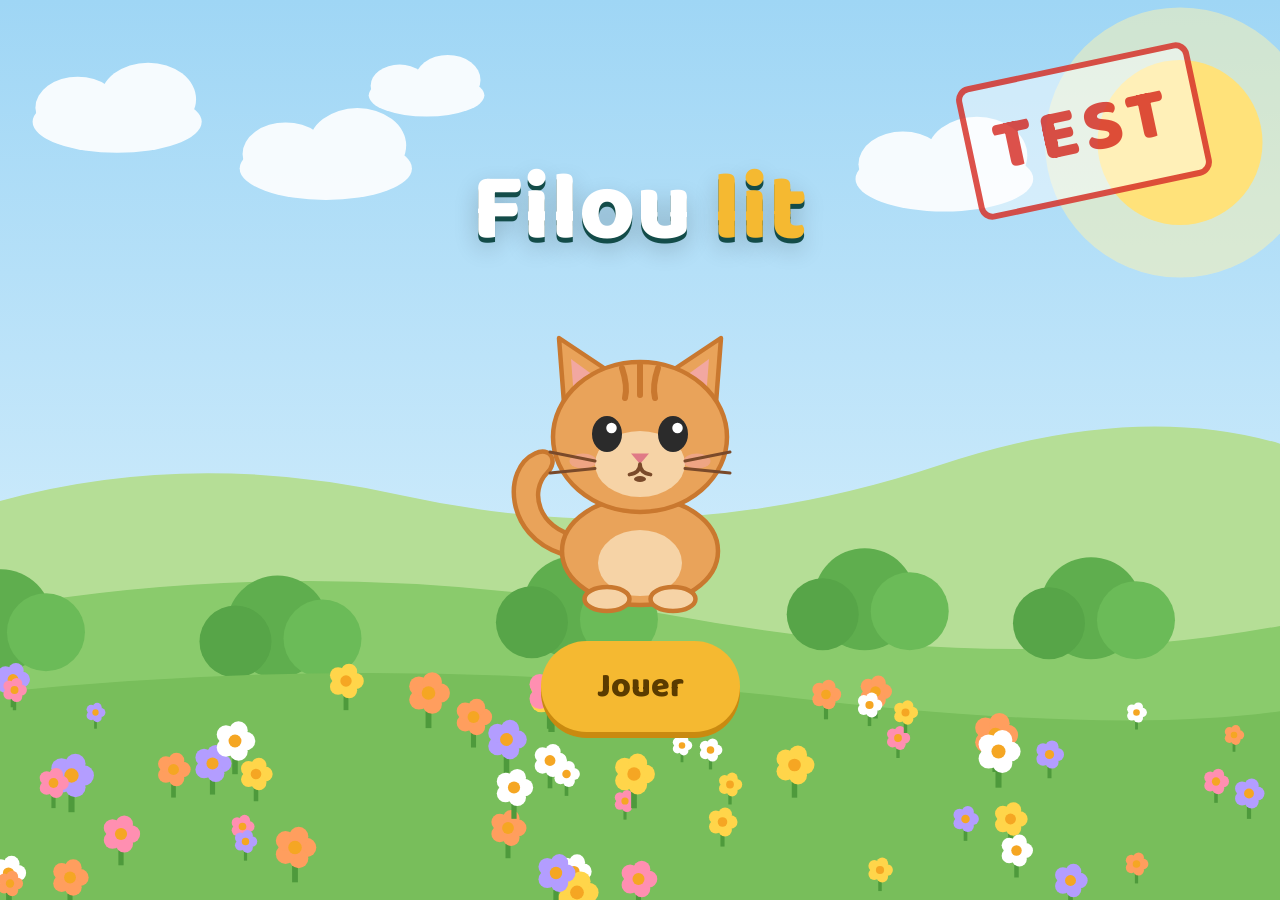
<file: test/Filou/index.html>
<!doctype html>
<html lang="fr">
<head>
<meta charset="utf-8">
<meta name="viewport" content="width=device-width,initial-scale=1,viewport-fit=cover">
<meta name="apple-mobile-web-app-capable" content="yes">
<meta name="apple-mobile-web-app-title" content="Filou">
<meta name="theme-color" content="#1E6E6A">
<title>Filou lit</title>
<link rel="icon" href="icone.png">
<link rel="apple-touch-icon" href="icone.png">
<link rel="stylesheet" href="style.css?v=2t2">
</head>
<body>

<!-- ACCUEIL -->
<section class="ecran" id="ecran-accueil">
  <div class="decor" id="accueil-decor"></div>
  <div class="accueil-centre">
    <h1 class="titre-jeu">Filou <span>lit</span></h1>
    <svg class="filou" role="img" aria-label="Filou le chat"></svg>
    <button class="btn gros or" id="btn-jouer">Jouer</button>
  </div>
</section>

<!-- CARTE DES MONDES -->
<section class="ecran" id="ecran-carte" hidden>
  <div class="decor" id="carte-decor"></div>
  <div class="barre">
    <button class="pastille rouge" id="btn-quitter">👋 Au revoir</button>
    <span class="espace"></span>
    <span class="pastille compteur-croq" title="Croquettes"><span class="nb-croq">0</span><svg class="croq" viewBox="0 0 40 40"><path d="M20 3 C31 3 37 11 36 20 C37 30 30 37 20 37 C9 37 3 29 4 20 C3 10 10 3 20 3 Z" fill="#A8652B"/><path d="M20 8 C28 8 32 13 31 20 C32 27 27 32 20 32 C12 32 8 27 9 20 C8 13 12 8 20 8 Z" fill="#C58447"/><circle cx="15" cy="16" r="2.4" fill="#7E461A"/><circle cx="25" cy="15" r="2.4" fill="#7E461A"/><circle cx="20" cy="24" r="2.4" fill="#7E461A"/></svg></span>
    <button class="pastille" id="btn-maison">🏠 Maison</button>
    <button class="pastille rond btn-parent" id="btn-parent" aria-label="Espace parent (appui long)">⚙️<svg class="anneau" viewBox="0 0 58 58"><circle cx="29" cy="29" r="27"/></svg></button>
  </div>
  <div class="carte-titre" id="carte-titre"></div>
  <div class="carte-zone" id="carte-zone"></div>
  <button class="fleche-monde g" id="monde-prec" aria-label="Monde précédent">◀</button>
  <button class="fleche-monde d" id="monde-suiv" aria-label="Monde suivant">▶</button>
</section>

<!-- EXERCICE -->
<section class="ecran" id="ecran-exo" hidden>
  <div class="decor" id="exo-decor"></div>
  <div class="voile-clair"></div>
  <div class="barre">
    <button class="pastille rond" id="btn-retour-exo" aria-label="Retour à la carte">🗺️</button>
    <span class="espace"></span>
    <div class="progression" id="progression"></div>
    <span class="espace"></span>
    <span class="pastille compteur-croq"><span class="nb-croq">0</span><svg class="croq" viewBox="0 0 40 40"><path d="M20 3 C31 3 37 11 36 20 C37 30 30 37 20 37 C9 37 3 29 4 20 C3 10 10 3 20 3 Z" fill="#A8652B"/><path d="M20 8 C28 8 32 13 31 20 C32 27 27 32 20 32 C12 32 8 27 9 20 C8 13 12 8 20 8 Z" fill="#C58447"/><circle cx="15" cy="16" r="2.4" fill="#7E461A"/><circle cx="25" cy="15" r="2.4" fill="#7E461A"/><circle cx="20" cy="24" r="2.4" fill="#7E461A"/></svg></span>
  </div>
  <main class="table" id="table" aria-live="polite"></main>
</section>

<!-- MAISON DE FILOU -->
<section class="ecran" id="ecran-maison" hidden>
  <div class="decor fond-maison"></div>
  <div class="barre">
    <button class="pastille rond" id="btn-retour-maison" aria-label="Retour à la carte">🗺️</button>
    <span class="pastille titre-maison">La maison de Filou</span>
    <span class="espace"></span>
    <span class="pastille petit" id="maison-compte"></span>
    <span class="pastille compteur-croq"><span class="nb-croq">0</span><svg class="croq" viewBox="0 0 40 40"><path d="M20 3 C31 3 37 11 36 20 C37 30 30 37 20 37 C9 37 3 29 4 20 C3 10 10 3 20 3 Z" fill="#A8652B"/><path d="M20 8 C28 8 32 13 31 20 C32 27 27 32 20 32 C12 32 8 27 9 20 C8 13 12 8 20 8 Z" fill="#C58447"/><circle cx="15" cy="16" r="2.4" fill="#7E461A"/><circle cx="25" cy="15" r="2.4" fill="#7E461A"/><circle cx="20" cy="24" r="2.4" fill="#7E461A"/></svg></span>
  </div>
  <div class="maison">
    <div class="chambre">
      <svg id="chambre-svg" viewBox="0 0 1000 640" preserveAspectRatio="xMidYMid meet" role="img" aria-label="La chambre de Filou"></svg>
      <div class="bulle bulle-maison" id="bulle-maison" aria-live="polite"></div>
      <div class="achat" id="achat" hidden></div>
    </div>
    <div class="catalogue">
      <div class="rayons" id="rayons"></div>
      <div class="articles" id="articles"></div>
    </div>
  </div>
</section>

<!-- FILOU QUI GUIDE (carte et exercices) -->
<div class="coin-filou" id="coin" hidden>
  <svg class="filou" role="img" aria-label="Filou"></svg>
  <div class="bulle" id="bulle" aria-live="polite"></div>
</div>

<div class="voile" id="voile-fin" hidden></div>
<section class="ecran parent" id="ecran-parent" hidden></section>

<script src="js/donnees.js?v=2t2"></script>
<script src="js/moteur.js?v=2t2"></script>
<script src="js/dessins.js?v=2t2"></script>
<script src="js/maison.js?v=2t2"></script>
<script src="js/voix.js?v=2t2"></script>
<script src="js/jeux.js?v=2t2"></script>
<script src="js/app.js?v=2t2"></script>
</body>
</html>
</file>
<file: Filou-Test/style.css>
/* Filou lit — V2
   Concept : un livre d'images vivant. Chaque monde est un décor peint (jardin, forêt, plage) ;
   la carte est un chemin de pierres ; les exercices se jouent sur une grande « table » blanche
   posée dans le décor, Filou toujours présent en bas à gauche. Un seul thème clair, volontairement. */

@font-face { font-family: "Andika Filou"; src: url("fonts/andika-400.woff2") format("woff2"); font-weight: 400; font-display: swap; }
@font-face { font-family: "Andika Filou"; src: url("fonts/andika-700.woff2") format("woff2"); font-weight: 700; font-display: swap; }
@font-face { font-family: "Baloo Filou"; src: url("fonts/baloo-2-latin-700-normal.woff2") format("woff2"); font-weight: 700; font-display: swap; }
@font-face { font-family: "Baloo Filou"; src: url("fonts/baloo-2-latin-800-normal.woff2") format("woff2"); font-weight: 800; font-display: swap; }
@font-face { font-family: "Cursive Filou"; src: url("fonts/cursive.woff2") format("woff2"); font-weight: 400; font-display: swap; }

:root {
  color-scheme: light;
  --encre: #213238;
  --encre-douce: #5B6F73;
  --papier: #FFFDF8;
  --papier-ombre: rgba(33, 50, 56, .16);
  --sarcelle: #1E6E6A;
  --sarcelle-fonce: #134C49;
  --sarcelle-clair: #2F8F88;
  --rouge-son: #D7362C;        /* son étudié en rouge, comme dans le manuel */
  --muette: #A6B4B6;           /* lettres muettes en gris */
  --ok: #2E9150;
  --ko: #D8682F;
  --or: #F5B931;
  --or-fonce: #C98A10;
  --croquette: #A8652B;
  --bois: #B97A44;
  --bois-fonce: #8A5328;
  --f-ui: "Baloo Filou", "Arial Rounded MT Bold", system-ui, sans-serif;
  --f-lire: "Andika Filou", "Comic Sans MS", system-ui, sans-serif;
  --f-cursive: "Cursive Filou", "Snell Roundhand", cursive;
  --rayon: 26px;
}
* { box-sizing: border-box; }
html, body { height: 100%; }
body {
  margin: 0; background: #DFF1EC; color: var(--encre); font-family: var(--f-ui); font-size: 18px;
  overflow: hidden; -webkit-tap-highlight-color: transparent; -webkit-user-select: none; user-select: none;
  touch-action: manipulation;
}
button { font: inherit; color: inherit; cursor: pointer; border: 0; background: none; padding: 0; }
button:focus-visible, [role="button"]:focus-visible { outline: 4px solid var(--or); outline-offset: 3px; }
[hidden] { display: none !important; }

/* ---------- Écrans ---------- */
.ecran { position: fixed; inset: 0; display: flex; flex-direction: column; overflow: hidden; }
.decor { position: absolute; inset: 0; z-index: 0; }
.decor svg { width: 100%; height: 100%; display: block; }
.voile-clair { position: absolute; inset: 0; background: rgba(255, 255, 255, .35); z-index: 0; }

/* Barre du haut */
.barre {
  position: relative; z-index: 3; display: flex; align-items: center; gap: 10px; flex-wrap: wrap;
  padding: max(12px, env(safe-area-inset-top, 0px)) max(16px, env(safe-area-inset-right, 0px)) 8px max(16px, env(safe-area-inset-left, 0px));
}
.pastille {
  height: 50px; min-width: 50px; border-radius: 999px; background: var(--papier); box-shadow: 0 4px 0 var(--papier-ombre);
  display: inline-flex; align-items: center; justify-content: center; gap: 8px; padding: 0 16px; font-weight: 800; font-size: 22px;
  font-variant-numeric: tabular-nums;
}
.pastille.rond { padding: 0; width: 50px; font-size: 24px; }
.pastille.rouge { background: var(--ko); color: #fff; box-shadow: 0 4px 0 #9a4419; }
.pastille .croq { width: 26px; height: 26px; }
.espace { flex: 1; }
.compteur-croq.saute { animation: saute .4s ease; }
@keyframes saute { 40% { transform: scale(1.25); } }

/* Gros boutons */
.btn {
  background: var(--sarcelle); color: #fff; border-radius: 999px; padding: 14px 30px; font-weight: 800; font-size: 24px;
  box-shadow: 0 6px 0 var(--sarcelle-fonce); transition: transform .08s; display: inline-flex; align-items: center; gap: 10px;
}
.btn:active { transform: translateY(4px); box-shadow: 0 2px 0 var(--sarcelle-fonce); }
.btn.clair { background: var(--papier); color: var(--sarcelle); box-shadow: 0 6px 0 var(--papier-ombre); }
.btn.or { background: var(--or); color: #5a3b00; box-shadow: 0 6px 0 var(--or-fonce); }
.btn.gros { font-size: 34px; padding: 18px 56px; }

/* ---------- Accueil ---------- */
.accueil-centre { position: relative; z-index: 2; margin: auto; display: flex; flex-direction: column; align-items: center; gap: 18px; text-align: center; padding: 16px; }
/* Tampon « TEST » : affiché seulement sur l'adresse /test/ (voir app.js) ; ne capte pas les touches */
.tampon-test { position: absolute; z-index: 3; top: 7%; right: 6%; transform: rotate(-12deg); pointer-events: none;
  padding: 4px 22px; border: 6px solid #D8342C; border-radius: 14px; color: #D8342C; background: rgba(255, 255, 255, .55);
  font-size: clamp(36px, 8vw, 72px); font-weight: 800; letter-spacing: 6px; opacity: .85; }
.accueil-centre .filou { width: min(300px, 62vw, 40vh); }
.titre-jeu { font-size: clamp(56px, 10vw, 96px); line-height: .9; margin: 0; color: #fff; font-weight: 800;
  text-shadow: 0 5px 0 var(--sarcelle-fonce), 0 10px 24px rgba(0, 0, 0, .2); letter-spacing: 1px; }
.titre-jeu span { color: var(--or); }

/* ---------- Carte ---------- */
.carte-titre { position: relative; z-index: 2; align-self: center; margin-top: 4px; background: var(--bois); color: #fff; font-weight: 800;
  font-size: clamp(20px, 3.2vw, 30px); padding: 6px 26px; border-radius: 14px; box-shadow: 0 5px 0 var(--bois-fonce);
  border: 3px solid #d9a06a; text-align: center; max-width: calc(100% - 32px); }
.carte-zone { position: relative; z-index: 1; flex: 1; min-height: 0; }
.carte-zone > svg { position: absolute; inset: 0; width: 100%; height: 100%; }
.noeud { cursor: pointer; }
.noeud .pierre { transition: transform .15s; transform-box: fill-box; transform-origin: center; }
.noeud:hover .pierre { transform: scale(1.06); }
.noeud.actuel .halo { animation: halo 1.6s ease-in-out infinite; transform-box: fill-box; transform-origin: center; }
@keyframes halo { 50% { transform: scale(1.25); opacity: .25; } }
.fleche-monde { position: absolute; z-index: 3; top: 50%; transform: translateY(-50%); width: 64px; height: 64px; border-radius: 50%;
  background: var(--papier); box-shadow: 0 5px 0 var(--papier-ombre); font-size: 30px; display: grid; place-items: center; }
.fleche-monde.g { left: max(10px, env(safe-area-inset-left, 0px)); }
.fleche-monde.d { right: max(10px, env(safe-area-inset-right, 0px)); }

/* ---------- Filou + bulle (exercices, carte) ---------- */
.coin-filou { position: absolute; z-index: 4; left: max(8px, env(safe-area-inset-left, 0px)); bottom: max(8px, env(safe-area-inset-bottom, 0px));
  display: flex; align-items: flex-end; gap: 6px; pointer-events: none; max-width: calc(100% - 16px); }
.coin-filou .filou { width: clamp(96px, 15vw, 150px); flex: none; }
.bulle { position: relative; background: var(--papier); border-radius: 22px; padding: 12px 18px; font-size: clamp(18px, 2.4vw, 24px); line-height: 1.25;
  box-shadow: 0 4px 0 var(--papier-ombre); margin-bottom: clamp(40px, 7vw, 70px); max-width: min(420px, 60vw); font-weight: 700; }
.bulle::after { content: ""; position: absolute; left: -14px; bottom: 16px; border: 10px solid transparent; border-right: 16px solid var(--papier); border-left: 0; }
.bulle:empty { display: none; }

/* ---------- Exercice ---------- */
.progression { display: flex; gap: 6px; flex-wrap: wrap; justify-content: center; }
.progression i { width: 30px; height: 30px; border-radius: 50%; background: rgba(255, 255, 255, .7); display: grid; place-items: center; font-style: normal; font-size: 16px; }
.progression i.fait { background: var(--ok); }
.progression i.moyen { background: var(--or); }
.progression i.rate { background: #c9d3d4; }
.progression i.encours { background: var(--papier); box-shadow: 0 0 0 3px var(--sarcelle); }
.table {
  position: relative; z-index: 2; margin: 4px auto clamp(110px, 19vh, 170px); width: min(920px, calc(100% - 32px)); flex: 1; min-height: 0;
  background: var(--papier); border-radius: 34px; box-shadow: 0 10px 0 var(--papier-ombre), 0 18px 40px rgba(0, 0, 0, .12);
  display: flex; flex-direction: column; align-items: center; justify-content: center; gap: clamp(12px, 2.5vh, 26px); padding: clamp(16px, 3vh, 34px) 20px; text-align: center;
  overflow: auto;
}
.consigne { display: flex; align-items: center; gap: 12px; font-size: clamp(20px, 2.6vw, 26px); color: var(--encre-douce); font-weight: 700; }
.haut-parleur { width: 64px; height: 64px; border-radius: 50%; background: var(--sarcelle); color: #fff; font-size: 30px; display: grid; place-items: center;
  box-shadow: 0 5px 0 var(--sarcelle-fonce); flex: none; }
.haut-parleur.gros { width: 110px; height: 110px; font-size: 52px; }
.haut-parleur:active { transform: translateY(3px); box-shadow: 0 2px 0 var(--sarcelle-fonce); }
.choix { display: flex; gap: clamp(12px, 2.5vw, 28px); flex-wrap: wrap; justify-content: center; }
.carte-choix {
  min-width: clamp(110px, 17vw, 170px); min-height: clamp(110px, 17vw, 170px); padding: 10px 18px; border-radius: 28px; background: #fff;
  border: 4px solid #E3ECEA; box-shadow: 0 7px 0 #D5E1DE; display: grid; place-items: center; transition: transform .1s;
  font-family: var(--f-lire); font-size: clamp(54px, 8vw, 86px); line-height: 1;
}
.carte-choix:active { transform: translateY(4px); box-shadow: 0 3px 0 #D5E1DE; }
.carte-choix.image { font-family: "Apple Color Emoji", "Segoe UI Emoji", sans-serif; font-size: clamp(64px, 10vw, 104px); }
.carte-choix.mot { font-size: clamp(34px, 5vw, 48px); min-height: 0; min-width: clamp(120px, 18vw, 180px); padding: 18px 22px; }
.carte-choix.bon { border-color: var(--ok); background: #EAF7EE; animation: hop .45s ease; }
.carte-choix.faux { border-color: var(--ko); animation: secoue .4s ease; }
.carte-choix.eteint { opacity: .35; }
.carte-choix.indice { border-color: var(--or); animation: brille 1s ease-in-out infinite; }
@keyframes hop { 40% { transform: translateY(-14px) scale(1.06); } }
@keyframes secoue { 20%, 60% { transform: translateX(-10px); } 40%, 80% { transform: translateX(10px); } }
@keyframes brille { 50% { box-shadow: 0 0 0 10px rgba(245, 185, 49, .35); } }
.cursive { font-family: var(--f-cursive); }
.modele { font-family: var(--f-lire); font-size: clamp(90px, 14vw, 150px); line-height: 1; background: #FFF6DE; border-radius: 30px; padding: 6px 40px 16px; border: 4px dashed var(--or); }
.a-lire { font-family: var(--f-lire); font-size: clamp(56px, 9vw, 104px); line-height: 1.1; text-wrap: balance; }
.a-lire.phrase { font-size: clamp(36px, 5.5vw, 64px); max-width: 22ch; }
.rouge { color: var(--rouge-son); }
.muette { color: var(--muette); }
.trou { display: inline-block; min-width: 2.6em; border-bottom: 5px solid var(--sarcelle); margin: 0 .15em; color: var(--sarcelle); }
.image-cachee { width: clamp(110px, 16vw, 150px); height: clamp(110px, 16vw, 150px); border-radius: 28px; background: #EEF4F2; display: grid; place-items: center;
  font-size: clamp(70px, 10vw, 96px); border: 4px dashed #CBD9D6; font-family: "Apple Color Emoji", sans-serif; }
.image-cachee.revele { background: #EAF7EE; border: 4px solid var(--ok); animation: hop .5s ease; }
.image-cachee .q { font-family: var(--f-ui); color: #B5C6C3; font-size: 60px; }
.micro { display: flex; flex-direction: column; align-items: center; gap: 8px; color: var(--encre-douce); font-weight: 700; font-size: 20px; }
.micro .rond { width: 84px; height: 84px; border-radius: 50%; background: #E6EEEC; display: grid; place-items: center; font-size: 40px; }
.micro.ecoute .rond { background: var(--rouge-son); animation: pulse 1s infinite; }
@keyframes pulse { 50% { box-shadow: 0 0 0 16px rgba(215, 54, 44, .18); } }
.tempo { width: 220px; height: 10px; border-radius: 5px; background: #E6EEEC; overflow: hidden; }
.tempo i { display: block; height: 100%; background: var(--rouge-son); transform-origin: left; }
.entendu { min-height: 28px; font-size: 20px; color: var(--encre-douce); }
.entendu q { font-family: var(--f-lire); color: var(--encre); font-size: 26px; }

/* Fabrique et dictée : cases et tuiles */
.cases { display: flex; gap: 10px; justify-content: center; flex-wrap: wrap; }
.case { width: clamp(64px, 9vw, 96px); height: clamp(76px, 11vw, 110px); border-radius: 18px; border: 4px dashed #C7D6D3; display: grid; place-items: center;
  font-family: var(--f-lire); font-size: clamp(48px, 7vw, 72px); background: #FAFCFB; }
.case.pleine { border: 4px solid var(--ok); background: #EAF7EE; animation: hop .3s ease; }
.case.faux { border: 4px solid var(--ko); animation: secoue .4s ease; }
.case.prochaine { border-color: var(--sarcelle-clair); }
.tuiles { display: flex; gap: 12px; flex-wrap: wrap; justify-content: center; max-width: 760px; }
.tuile {
  width: clamp(66px, 9vw, 88px); height: clamp(66px, 9vw, 88px); border-radius: 18px; background: linear-gradient(#F6D9A8, #E9BD7B);
  box-shadow: 0 6px 0 var(--bois-fonce); font-family: var(--f-lire); font-size: clamp(40px, 5.5vw, 54px); color: #4a2a0e; display: grid; place-items: center;
}
.tuile.voyelle { background: linear-gradient(#FBE3E0, #F2B9B2); box-shadow: 0 6px 0 #B9645A; }
.tuile:active { transform: translateY(4px); box-shadow: 0 2px 0 var(--bois-fonce); }
.tuile.utilisee { visibility: hidden; }
.tuile.faux { animation: secoue .4s ease; }
.tuile.indice { animation: brille 1s ease-in-out infinite; }
.rangee-titre { font-size: 18px; color: var(--encre-douce); font-weight: 700; }
.rangees { display: flex; flex-direction: column; align-items: center; gap: clamp(8px, 1.6vh, 16px); }
.rangee { display: flex; flex-direction: column; align-items: center; gap: 6px; }
/* Fabrique à 3 cases : consonnes et lettres qui s'accrochent côte à côte */
.rangees.trois { flex-direction: row; flex-wrap: wrap; justify-content: center; column-gap: 28px; }
.rangees.trois .rangee:last-child { flex-basis: 100%; }
.image-indice { font-size: clamp(64px, 9vw, 96px); font-family: "Apple Color Emoji", sans-serif; line-height: 1; }

/* Lecture suivie : les mots déjà reconnus sont soulignés */
.a-lire .mot { border-radius: 8px; transition: background .25s; }
.a-lire .mot.lu { background: #DFF3E4; box-shadow: inset 0 -5px 0 var(--ok); }
/* Fabrique à 3 cases : la lettre qui s'accroche (r, l) */
.tuile.accroche { background: linear-gradient(#DDEFFC, #A9D3F2); box-shadow: 0 6px 0 #4F8FBF; color: #17405F; }
/* Défi « Ne confonds pas » */
.carte-choix.lettre-paire { display: flex; flex-direction: column; gap: 6px; min-width: clamp(140px, 20vw, 200px); }
.carte-choix.lettre-paire b { font-weight: 400; color: var(--rouge-son); font-size: clamp(70px, 10vw, 110px); line-height: 1; }
.carte-choix.lettre-paire small { font-family: var(--f-ui); font-size: 20px; color: var(--encre-douce); }
.trou-lettre { display: inline-block; min-width: .7em; border-bottom: 6px solid var(--sarcelle); color: #B5C6C3; margin: 0 .05em; }
.trou-lettre.rempli { color: var(--rouge-son); animation: hop .4s ease; }

/* ---------- Écran d'introduction de leçon ---------- */
.lecon { display: flex; gap: clamp(14px, 3vw, 34px); align-items: flex-end; justify-content: center; flex-wrap: wrap; }
.lecon div { display: flex; flex-direction: column; align-items: center; gap: 4px; }
.lecon b { font-family: var(--f-lire); font-weight: 400; font-size: clamp(90px, 15vw, 170px); line-height: 1; color: var(--rouge-son); }
.lecon b.cursive { font-family: var(--f-cursive); }
.lecon span { font-size: 16px; color: var(--encre-douce); }
.lecon-titre { font-size: clamp(26px, 4vw, 40px); color: var(--sarcelle); margin: 0; }
.accroche { display: flex; align-items: center; gap: clamp(8px, 2vw, 18px); flex-wrap: wrap; justify-content: center; font-family: var(--f-lire); }
.accroche b { font-weight: 400; font-size: clamp(64px, 10vw, 110px); line-height: 1; }
.accroche .main { font-size: clamp(34px, 5vw, 50px); font-family: "Apple Color Emoji", sans-serif; }
.accroche .egal, .accroche .plus { font-family: var(--f-ui); font-size: clamp(26px, 4vw, 40px); color: var(--encre-douce); }
.groupes { display: flex; gap: 10px; flex-wrap: wrap; justify-content: center; }
.groupes span { font-family: var(--f-lire); font-size: clamp(30px, 4.4vw, 44px); background: #FFF6DE; border: 3px dashed var(--or); border-radius: 16px; padding: 0 14px; }
.defi-lecon span { font-size: 19px; }
.gorge { font-size: clamp(20px, 2.8vw, 28px); font-weight: 800; color: var(--sarcelle); background: #E6F4F2; padding: 8px 18px; border-radius: 999px; }

/* ---------- Fin de niveau ---------- */
.voile { position: fixed; inset: 0; z-index: 20; background: rgba(19, 40, 44, .55); display: grid; place-items: center; padding: 16px; }
.panneau-fin { background: var(--papier); border-radius: 36px; padding: 26px 26px 30px; width: min(560px, 100%); text-align: center; display: flex; flex-direction: column; align-items: center; gap: 14px;
  box-shadow: 0 12px 0 rgba(0, 0, 0, .15); max-height: 100%; overflow: auto; }
.panneau-fin h2 { margin: 0; font-size: clamp(32px, 5vw, 46px); color: var(--sarcelle); line-height: 1.05; }
.etoiles { display: flex; gap: 10px; }
.etoiles svg { width: clamp(70px, 12vw, 96px); height: auto; }
.etoiles .e { opacity: .2; transform: scale(.6); transition: all .35s cubic-bezier(.3, 1.6, .5, 1); }
.etoiles .e.on { opacity: 1; transform: scale(1); }
.gain { font-size: 26px; font-weight: 800; display: flex; align-items: center; gap: 8px; }
.gain .croq { width: 34px; height: 34px; }
.boutons { display: flex; gap: 12px; flex-wrap: wrap; justify-content: center; }
.panneau-fin .filou { width: 150px; }
.note-fin { margin: 0; font-size: 19px; line-height: 1.3; background: #FFF6DE; border-radius: 16px; padding: 8px 14px; }
/* Carte : nouveau son, défis, neige */
.noeud.nouveau .pierre { animation: nouveau 1s ease-in-out infinite; }
@keyframes nouveau { 50% { transform: scale(1.12); } }
.noeud.defi.ouvert .pierre { animation: brille-defi 2.4s ease-in-out infinite; }
@keyframes brille-defi { 50% { filter: drop-shadow(0 0 10px rgba(245, 185, 49, .9)); } }
.decor .flocons { animation: neige 9s ease-in-out infinite alternate; }
@keyframes neige { to { transform: translate(-14px, 26px); } }

/* ---------- Maison de Filou ---------- */
.fond-maison { background: radial-gradient(circle at 20% 10%, #FFF3DC 0, transparent 40%), repeating-linear-gradient(45deg, #F7DDB4 0 18px, #F3D3A4 18px 36px); }
.titre-maison { background: var(--bois); color: #fff; box-shadow: 0 4px 0 var(--bois-fonce); }
.pastille.petit { font-size: 17px; height: 40px; padding: 0 12px; }
.maison { position: relative; z-index: 2; flex: 1; min-height: 0; display: flex; gap: 16px; padding: 0 max(16px, env(safe-area-inset-right, 0px)) max(14px, env(safe-area-inset-bottom, 0px)) max(16px, env(safe-area-inset-left, 0px)); }
.chambre { position: relative; flex: 1.55; min-width: 0; min-height: 0; border-radius: 28px; overflow: hidden; background: #FFF4E0;
  border: 10px solid #FFFDF8; box-shadow: 0 8px 0 var(--bois-fonce), 0 18px 40px rgba(0, 0, 0, .18); }
.chambre > svg { position: absolute; inset: 0; width: 100%; height: 100%; display: block; }
.chambre.fete::after { content: "✨ 🎉 ✨"; position: absolute; left: 50%; top: 40%; transform: translate(-50%, -50%); font-size: 64px; font-family: "Apple Color Emoji", sans-serif; animation: fete 1.4s ease-out forwards; pointer-events: none; }
@keyframes fete { 0% { opacity: 0; transform: translate(-50%, -20%) scale(.5); } 30% { opacity: 1; transform: translate(-50%, -50%) scale(1.2); } 100% { opacity: 0; transform: translate(-50%, -110%) scale(1); } }
.bulle-maison { position: absolute; left: 14px; top: 14px; margin: 0; max-width: min(380px, 70%); font-size: clamp(16px, 2vw, 21px); z-index: 2; }
.bulle-maison::after { display: none; }
.achat { position: absolute; left: 50%; bottom: 14px; transform: translateX(-50%); z-index: 3; background: var(--papier); border-radius: 22px; padding: 10px 14px;
  box-shadow: 0 5px 0 var(--papier-ombre), 0 10px 30px rgba(0, 0, 0, .18); display: flex; gap: 10px; align-items: center; flex-wrap: wrap; justify-content: center; width: max-content; max-width: calc(100% - 24px); animation: hop .35s ease; }
.achat .btn { font-size: 20px; padding: 10px 18px; }
.achat .croq { width: 24px; height: 24px; }
.achat-nom { font-weight: 800; font-size: 21px; }
.achat-manque { display: inline-flex; align-items: center; gap: 4px; color: var(--ko); font-weight: 800; font-size: 19px; }
.objet.essai { animation: essai 1.2s ease-in-out infinite; }
@keyframes essai { 50% { opacity: .55; } }
.catalogue { width: min(430px, 40%); min-height: 0; display: flex; flex-direction: column; gap: 10px; background: rgba(255, 253, 248, .92); border-radius: 26px; padding: 12px; box-shadow: 0 6px 0 var(--papier-ombre); }
.rayons { display: flex; gap: 6px; flex-wrap: wrap; }
.rayons button { flex: 1 1 auto; display: flex; flex-direction: column; align-items: center; gap: 0; padding: 6px 8px; border-radius: 16px; background: #F1EADF; font-size: 14px; font-weight: 800; color: var(--encre-douce); min-width: 64px; }
.rayons button span { font-size: 24px; font-family: "Apple Color Emoji", sans-serif; line-height: 1.1; }
.rayons button.actif { background: var(--sarcelle); color: #fff; box-shadow: 0 4px 0 var(--sarcelle-fonce); }
.articles { flex: 1; min-height: 0; overflow: auto; display: grid; grid-template-columns: repeat(auto-fill, minmax(118px, 1fr)); gap: 10px; align-content: start; padding: 2px 2px 8px; }
.article { background: #fff; border-radius: 18px; padding: 6px 6px 8px; box-shadow: 0 4px 0 #E3DACB; display: flex; flex-direction: column; align-items: center; gap: 3px; border: 4px solid transparent; }
.article .vignette { width: 100%; height: 74px; border-radius: 12px; background: #F7F2E8; display: block; overflow: hidden; }
.article .vignette svg { width: 100%; height: 100%; display: block; }
.article .nom { font-size: 15px; line-height: 1.1; text-align: center; min-height: 2.2em; display: flex; align-items: center; }
.article .prix { display: flex; align-items: center; gap: 4px; font-weight: 800; font-size: 18px; }
.article .prix .croq { width: 20px; height: 20px; }
.article.porte { border-color: var(--ok); }
.article.essaye { border-color: var(--or); animation: brille 1s ease-in-out infinite; }
.article.trop-cher .vignette svg { opacity: .55; filter: grayscale(.5); }
.article.trop-cher .nom, .article.trop-cher .prix { color: var(--encre-douce); }
.article.verrou { opacity: .7; }
.vignette.silhouette svg { filter: brightness(0); opacity: .2; }
.collection { grid-column: 1 / -1; margin: 6px 0 0; font-size: 19px; color: var(--sarcelle); }
.collection.fermee { color: var(--encre-douce); }
#btn-maison { position: relative; }
#btn-maison.badge::after { content: ""; position: absolute; top: -3px; right: -3px; width: 18px; height: 18px; border-radius: 50%; background: var(--rouge-son); border: 3px solid #fff; animation: pulse 1s infinite; }
.ampoule { animation: ampoule 1.6s ease-in-out infinite alternate; }
@keyframes ampoule { to { opacity: .45; } }
.bulles-lave { animation: lave 4s ease-in-out infinite alternate; }
@keyframes lave { to { transform: translateY(-14px); } }

/* ---------- Espace parent ---------- */
.parent { background: #F4F7F6; color: var(--encre); font-family: -apple-system, system-ui, sans-serif; font-size: 16px; overflow: auto; z-index: 30; -webkit-user-select: text; user-select: text; }
.parent-int { width: min(860px, 100%); margin: 0 auto; padding: max(16px, env(safe-area-inset-top, 0px)) max(16px, env(safe-area-inset-right, 0px)) 40px max(16px, env(safe-area-inset-left, 0px)); display: flex; flex-direction: column; gap: 16px; }
.parent h1 { font-family: var(--f-ui); color: var(--sarcelle); margin: 0; font-size: 32px; }
.parent h2 { font-family: var(--f-ui); color: var(--sarcelle); margin: 0 0 6px; font-size: 22px; }
.bloc { background: #fff; border-radius: 16px; padding: 16px 18px; box-shadow: 0 2px 0 #E1E8E6; display: flex; flex-direction: column; gap: 12px; min-width: 0; }
.champ { display: grid; grid-template-columns: minmax(150px, 220px) 1fr; gap: 10px; align-items: center; }
.champ label { font-weight: 600; }
.champ input[type=checkbox] { justify-self: start; width: 22px; height: 22px; }
.champ select, .champ input[type=text] { font: inherit; padding: 8px 10px; border-radius: 10px; border: 1px solid #C9D6D3; background: #fff; min-width: 0; width: 100%; }
.champ input[type=range] { width: 100%; }
.note { color: #5B6F73; font-size: 14px; line-height: 1.4; margin: 0; }
.parent .btn { font-size: 17px; padding: 10px 18px; box-shadow: 0 3px 0 var(--sarcelle-fonce); font-family: var(--f-ui); }
.parent .btn.clair { box-shadow: 0 3px 0 #D5DEDC; border: 1px solid #D5DEDC; }
.parent .btn.danger { background: #fff; color: #B13E1C; border: 1px solid #E8C4B8; box-shadow: 0 3px 0 #E8C4B8; }
.table-wrap { overflow-x: auto; }
.parent table { border-collapse: collapse; width: 100%; font-size: 15px; font-variant-numeric: tabular-nums; }
.parent th, .parent td { text-align: left; padding: 6px 8px; border-bottom: 1px solid #EDF2F1; white-space: nowrap; }
.parent th { color: #5B6F73; font-weight: 600; }
.parent textarea { width: 100%; min-height: 120px; font: 13px ui-monospace, Menlo, monospace; border-radius: 10px; border: 1px solid #C9D6D3; padding: 10px; }

/* Bouton parent à appui long */
.btn-parent { position: relative; }
.btn-parent svg.anneau { position: absolute; inset: -4px; width: calc(100% + 8px); height: calc(100% + 8px); transform: rotate(-90deg); pointer-events: none; }
.btn-parent svg.anneau circle { fill: none; stroke: var(--sarcelle); stroke-width: 5; stroke-dasharray: 170; stroke-dashoffset: 170; }
.btn-parent.appui svg.anneau circle { transition: stroke-dashoffset 2s linear; stroke-dashoffset: 0; }

/* Croquette volante */
.vol { position: fixed; z-index: 50; width: 40px; height: 40px; pointer-events: none; transition: transform .8s cubic-bezier(.5, -0.3, .7, 1), opacity .8s; }

/* ---------- Filou : animations ---------- */
.filou { overflow: visible; }
.filou .paupiere { transform-origin: center; transform-box: fill-box; transform: scaleY(0); animation: cligne 5s infinite; }
@keyframes cligne { 0%, 92%, 100% { transform: scaleY(0); } 95% { transform: scaleY(1); } }
.filou .queue { transform-origin: 48px 160px; transform-box: view-box; animation: queue 2.4s ease-in-out infinite; }
@keyframes queue { 50% { transform: rotate(9deg); } }
.filou .bouche { transform-origin: center; transform-box: fill-box; }
.filou.parle .bouche { animation: bouche .22s infinite alternate; }
@keyframes bouche { to { transform: scaleY(2.2); } }
.filou.ronron { animation: ronron .5s ease-in-out 2; }
@keyframes ronron { 25% { transform: rotate(-4deg); } 75% { transform: rotate(4deg); } }
.filou.penche .tete { transform-origin: 100px 120px; transform-box: view-box; animation: penche 1.4s ease-in-out; }
@keyframes penche { 30%, 70% { transform: rotate(-12deg); } }
.filou.danse { animation: danse .6s ease-in-out 5; transform-origin: 50% 100%; }
@keyframes danse { 0%, 100% { transform: translateY(0) rotate(0); } 25% { transform: translateY(-24px) rotate(-8deg); } 50% { transform: translateY(0) rotate(0); } 75% { transform: translateY(-24px) rotate(8deg); } }
.filou.mange .bouche { animation: bouche .15s 6 alternate; }

@media (prefers-reduced-motion: reduce) { *, *::before, *::after { animation: none !important; transition: none !important; } }

@media (max-aspect-ratio: 1/1), (max-width: 760px) {
  .maison { flex-direction: column; }
  .chambre { flex: none; aspect-ratio: 1000 / 640; max-height: 52%; }
  .catalogue { width: 100%; flex: 1; }
}
@media (max-width: 640px) {
  .bulle { margin-bottom: 30px; max-width: calc(100vw - 130px); }
  .champ { grid-template-columns: 1fr; }
}
@media (max-height: 640px) {
  .coin-filou .filou { width: 90px; }
  .table { margin-bottom: 100px; }
}
</file>
<file: Filou/style.css>
/* Filou lit — V2
   Concept : un livre d'images vivant. Chaque monde est un décor peint (jardin, forêt, plage) ;
   la carte est un chemin de pierres ; les exercices se jouent sur une grande « table » blanche
   posée dans le décor, Filou toujours présent en bas à gauche. Un seul thème clair, volontairement. */

@font-face { font-family: "Andika Filou"; src: url("fonts/andika-400.woff2") format("woff2"); font-weight: 400; font-display: swap; }
@font-face { font-family: "Andika Filou"; src: url("fonts/andika-700.woff2") format("woff2"); font-weight: 700; font-display: swap; }
@font-face { font-family: "Baloo Filou"; src: url("fonts/baloo-2-latin-700-normal.woff2") format("woff2"); font-weight: 700; font-display: swap; }
@font-face { font-family: "Baloo Filou"; src: url("fonts/baloo-2-latin-800-normal.woff2") format("woff2"); font-weight: 800; font-display: swap; }
@font-face { font-family: "Cursive Filou"; src: url("fonts/cursive.woff2") format("woff2"); font-weight: 400; font-display: swap; }

:root {
  color-scheme: light;
  --encre: #213238;
  --encre-douce: #5B6F73;
  --papier: #FFFDF8;
  --papier-ombre: rgba(33, 50, 56, .16);
  --sarcelle: #1E6E6A;
  --sarcelle-fonce: #134C49;
  --sarcelle-clair: #2F8F88;
  --rouge-son: #D7362C;        /* son étudié en rouge, comme dans le manuel */
  --muette: #A6B4B6;           /* lettres muettes en gris */
  --ok: #2E9150;
  --ko: #D8682F;
  --or: #F5B931;
  --or-fonce: #C98A10;
  --croquette: #A8652B;
  --bois: #B97A44;
  --bois-fonce: #8A5328;
  --f-ui: "Baloo Filou", "Arial Rounded MT Bold", system-ui, sans-serif;
  --f-lire: "Andika Filou", "Comic Sans MS", system-ui, sans-serif;
  --f-cursive: "Cursive Filou", "Snell Roundhand", cursive;
  --rayon: 26px;
}
* { box-sizing: border-box; }
html, body { height: 100%; }
body {
  margin: 0; background: #DFF1EC; color: var(--encre); font-family: var(--f-ui); font-size: 18px;
  overflow: hidden; -webkit-tap-highlight-color: transparent; -webkit-user-select: none; user-select: none;
  touch-action: manipulation;
}
button { font: inherit; color: inherit; cursor: pointer; border: 0; background: none; padding: 0; }
button:focus-visible, [role="button"]:focus-visible { outline: 4px solid var(--or); outline-offset: 3px; }
[hidden] { display: none !important; }

/* ---------- Écrans ---------- */
.ecran { position: fixed; inset: 0; display: flex; flex-direction: column; overflow: hidden; }
.decor { position: absolute; inset: 0; z-index: 0; }
.decor svg { width: 100%; height: 100%; display: block; }
.voile-clair { position: absolute; inset: 0; background: rgba(255, 255, 255, .35); z-index: 0; }

/* Barre du haut */
.barre {
  position: relative; z-index: 3; display: flex; align-items: center; gap: 10px; flex-wrap: wrap;
  padding: max(12px, env(safe-area-inset-top, 0px)) max(16px, env(safe-area-inset-right, 0px)) 8px max(16px, env(safe-area-inset-left, 0px));
}
.pastille {
  height: 50px; min-width: 50px; border-radius: 999px; background: var(--papier); box-shadow: 0 4px 0 var(--papier-ombre);
  display: inline-flex; align-items: center; justify-content: center; gap: 8px; padding: 0 16px; font-weight: 800; font-size: 22px;
  font-variant-numeric: tabular-nums;
}
.pastille.rond { padding: 0; width: 50px; font-size: 24px; }
.pastille.rouge { background: var(--ko); color: #fff; box-shadow: 0 4px 0 #9a4419; }
.pastille .croq { width: 26px; height: 26px; }
.espace { flex: 1; }
.compteur-croq.saute { animation: saute .4s ease; }
@keyframes saute { 40% { transform: scale(1.25); } }

/* Gros boutons */
.btn {
  background: var(--sarcelle); color: #fff; border-radius: 999px; padding: 14px 30px; font-weight: 800; font-size: 24px;
  box-shadow: 0 6px 0 var(--sarcelle-fonce); transition: transform .08s; display: inline-flex; align-items: center; gap: 10px;
}
.btn:active { transform: translateY(4px); box-shadow: 0 2px 0 var(--sarcelle-fonce); }
.btn.clair { background: var(--papier); color: var(--sarcelle); box-shadow: 0 6px 0 var(--papier-ombre); }
.btn.or { background: var(--or); color: #5a3b00; box-shadow: 0 6px 0 var(--or-fonce); }
.btn.gros { font-size: 34px; padding: 18px 56px; }

/* ---------- Accueil ---------- */
.accueil-centre { position: relative; z-index: 2; margin: auto; display: flex; flex-direction: column; align-items: center; gap: 18px; text-align: center; padding: 16px; }
.accueil-centre .filou { width: min(300px, 62vw, 40vh); }
.titre-jeu { font-size: clamp(56px, 10vw, 96px); line-height: .9; margin: 0; color: #fff; font-weight: 800;
  text-shadow: 0 5px 0 var(--sarcelle-fonce), 0 10px 24px rgba(0, 0, 0, .2); letter-spacing: 1px; }
.titre-jeu span { color: var(--or); }

/* ---------- Carte ---------- */
.carte-titre { position: relative; z-index: 2; align-self: center; margin-top: 4px; background: var(--bois); color: #fff; font-weight: 800;
  font-size: clamp(20px, 3.2vw, 30px); padding: 6px 26px; border-radius: 14px; box-shadow: 0 5px 0 var(--bois-fonce);
  border: 3px solid #d9a06a; text-align: center; max-width: calc(100% - 32px); }
.carte-zone { position: relative; z-index: 1; flex: 1; min-height: 0; }
.carte-zone > svg { position: absolute; inset: 0; width: 100%; height: 100%; }
.noeud { cursor: pointer; }
.noeud .pierre { transition: transform .15s; transform-box: fill-box; transform-origin: center; }
.noeud:hover .pierre { transform: scale(1.06); }
.noeud.actuel .halo { animation: halo 1.6s ease-in-out infinite; transform-box: fill-box; transform-origin: center; }
@keyframes halo { 50% { transform: scale(1.25); opacity: .25; } }
.fleche-monde { position: absolute; z-index: 3; top: 50%; transform: translateY(-50%); width: 64px; height: 64px; border-radius: 50%;
  background: var(--papier); box-shadow: 0 5px 0 var(--papier-ombre); font-size: 30px; display: grid; place-items: center; }
.fleche-monde.g { left: max(10px, env(safe-area-inset-left, 0px)); }
.fleche-monde.d { right: max(10px, env(safe-area-inset-right, 0px)); }

/* ---------- Filou + bulle (exercices, carte) ---------- */
.coin-filou { position: absolute; z-index: 4; left: max(8px, env(safe-area-inset-left, 0px)); bottom: max(8px, env(safe-area-inset-bottom, 0px));
  display: flex; align-items: flex-end; gap: 6px; pointer-events: none; max-width: calc(100% - 16px); }
.coin-filou .filou { width: clamp(96px, 15vw, 150px); flex: none; }
.bulle { position: relative; background: var(--papier); border-radius: 22px; padding: 12px 18px; font-size: clamp(18px, 2.4vw, 24px); line-height: 1.25;
  box-shadow: 0 4px 0 var(--papier-ombre); margin-bottom: clamp(40px, 7vw, 70px); max-width: min(420px, 60vw); font-weight: 700; }
.bulle::after { content: ""; position: absolute; left: -14px; bottom: 16px; border: 10px solid transparent; border-right: 16px solid var(--papier); border-left: 0; }
.bulle:empty { display: none; }

/* ---------- Exercice ---------- */
.progression { display: flex; gap: 6px; flex-wrap: wrap; justify-content: center; }
.progression i { width: 30px; height: 30px; border-radius: 50%; background: rgba(255, 255, 255, .7); display: grid; place-items: center; font-style: normal; font-size: 16px; }
.progression i.fait { background: var(--ok); }
.progression i.moyen { background: var(--or); }
.progression i.rate { background: #c9d3d4; }
.progression i.encours { background: var(--papier); box-shadow: 0 0 0 3px var(--sarcelle); }
.table {
  position: relative; z-index: 2; margin: 4px auto clamp(110px, 19vh, 170px); width: min(920px, calc(100% - 32px)); flex: 1; min-height: 0;
  background: var(--papier); border-radius: 34px; box-shadow: 0 10px 0 var(--papier-ombre), 0 18px 40px rgba(0, 0, 0, .12);
  display: flex; flex-direction: column; align-items: center; justify-content: center; gap: clamp(12px, 2.5vh, 26px); padding: clamp(16px, 3vh, 34px) 20px; text-align: center;
  overflow: auto;
}
.consigne { display: flex; align-items: center; gap: 12px; font-size: clamp(20px, 2.6vw, 26px); color: var(--encre-douce); font-weight: 700; }
.haut-parleur { width: 64px; height: 64px; border-radius: 50%; background: var(--sarcelle); color: #fff; font-size: 30px; display: grid; place-items: center;
  box-shadow: 0 5px 0 var(--sarcelle-fonce); flex: none; }
.haut-parleur.gros { width: 110px; height: 110px; font-size: 52px; }
.haut-parleur:active { transform: translateY(3px); box-shadow: 0 2px 0 var(--sarcelle-fonce); }
.choix { display: flex; gap: clamp(12px, 2.5vw, 28px); flex-wrap: wrap; justify-content: center; }
.carte-choix {
  min-width: clamp(110px, 17vw, 170px); min-height: clamp(110px, 17vw, 170px); padding: 10px 18px; border-radius: 28px; background: #fff;
  border: 4px solid #E3ECEA; box-shadow: 0 7px 0 #D5E1DE; display: grid; place-items: center; transition: transform .1s;
  font-family: var(--f-lire); font-size: clamp(54px, 8vw, 86px); line-height: 1;
}
.carte-choix:active { transform: translateY(4px); box-shadow: 0 3px 0 #D5E1DE; }
.carte-choix.image { font-family: "Apple Color Emoji", "Segoe UI Emoji", sans-serif; font-size: clamp(64px, 10vw, 104px); }
.carte-choix.mot { font-size: clamp(34px, 5vw, 48px); min-height: 0; min-width: clamp(120px, 18vw, 180px); padding: 18px 22px; }
.carte-choix.bon { border-color: var(--ok); background: #EAF7EE; animation: hop .45s ease; }
.carte-choix.faux { border-color: var(--ko); animation: secoue .4s ease; }
.carte-choix.eteint { opacity: .35; }
.carte-choix.indice { border-color: var(--or); animation: brille 1s ease-in-out infinite; }
@keyframes hop { 40% { transform: translateY(-14px) scale(1.06); } }
@keyframes secoue { 20%, 60% { transform: translateX(-10px); } 40%, 80% { transform: translateX(10px); } }
@keyframes brille { 50% { box-shadow: 0 0 0 10px rgba(245, 185, 49, .35); } }
.cursive { font-family: var(--f-cursive); }
.modele { font-family: var(--f-lire); font-size: clamp(90px, 14vw, 150px); line-height: 1; background: #FFF6DE; border-radius: 30px; padding: 6px 40px 16px; border: 4px dashed var(--or); }
.a-lire { font-family: var(--f-lire); font-size: clamp(56px, 9vw, 104px); line-height: 1.1; text-wrap: balance; }
.a-lire.phrase { font-size: clamp(36px, 5.5vw, 64px); max-width: 22ch; }
.rouge { color: var(--rouge-son); }
.muette { color: var(--muette); }
.trou { display: inline-block; min-width: 2.6em; border-bottom: 5px solid var(--sarcelle); margin: 0 .15em; color: var(--sarcelle); }
.image-cachee { width: clamp(110px, 16vw, 150px); height: clamp(110px, 16vw, 150px); border-radius: 28px; background: #EEF4F2; display: grid; place-items: center;
  font-size: clamp(70px, 10vw, 96px); border: 4px dashed #CBD9D6; font-family: "Apple Color Emoji", sans-serif; }
.image-cachee.revele { background: #EAF7EE; border: 4px solid var(--ok); animation: hop .5s ease; }
.image-cachee .q { font-family: var(--f-ui); color: #B5C6C3; font-size: 60px; }
.micro { display: flex; flex-direction: column; align-items: center; gap: 8px; color: var(--encre-douce); font-weight: 700; font-size: 20px; }
.micro .rond { width: 84px; height: 84px; border-radius: 50%; background: #E6EEEC; display: grid; place-items: center; font-size: 40px; }
.micro.ecoute .rond { background: var(--rouge-son); animation: pulse 1s infinite; }
@keyframes pulse { 50% { box-shadow: 0 0 0 16px rgba(215, 54, 44, .18); } }
.tempo { width: 220px; height: 10px; border-radius: 5px; background: #E6EEEC; overflow: hidden; }
.tempo i { display: block; height: 100%; background: var(--rouge-son); transform-origin: left; }
.entendu { min-height: 28px; font-size: 20px; color: var(--encre-douce); }
.entendu q { font-family: var(--f-lire); color: var(--encre); font-size: 26px; }

/* Fabrique et dictée : cases et tuiles */
.cases { display: flex; gap: 10px; justify-content: center; flex-wrap: wrap; }
.case { width: clamp(64px, 9vw, 96px); height: clamp(76px, 11vw, 110px); border-radius: 18px; border: 4px dashed #C7D6D3; display: grid; place-items: center;
  font-family: var(--f-lire); font-size: clamp(48px, 7vw, 72px); background: #FAFCFB; }
.case.pleine { border: 4px solid var(--ok); background: #EAF7EE; animation: hop .3s ease; }
.case.faux { border: 4px solid var(--ko); animation: secoue .4s ease; }
.case.prochaine { border-color: var(--sarcelle-clair); }
.tuiles { display: flex; gap: 12px; flex-wrap: wrap; justify-content: center; max-width: 760px; }
.tuile {
  width: clamp(66px, 9vw, 88px); height: clamp(66px, 9vw, 88px); border-radius: 18px; background: linear-gradient(#F6D9A8, #E9BD7B);
  box-shadow: 0 6px 0 var(--bois-fonce); font-family: var(--f-lire); font-size: clamp(40px, 5.5vw, 54px); color: #4a2a0e; display: grid; place-items: center;
}
.tuile.voyelle { background: linear-gradient(#FBE3E0, #F2B9B2); box-shadow: 0 6px 0 #B9645A; }
.tuile:active { transform: translateY(4px); box-shadow: 0 2px 0 var(--bois-fonce); }
.tuile.utilisee { visibility: hidden; }
.tuile.faux { animation: secoue .4s ease; }
.tuile.indice { animation: brille 1s ease-in-out infinite; }
.rangee-titre { font-size: 18px; color: var(--encre-douce); font-weight: 700; }
.rangees { display: flex; flex-direction: column; align-items: center; gap: clamp(8px, 1.6vh, 16px); }
.rangee { display: flex; flex-direction: column; align-items: center; gap: 6px; }
/* Fabrique à 3 cases : consonnes et lettres qui s'accrochent côte à côte */
.rangees.trois { flex-direction: row; flex-wrap: wrap; justify-content: center; column-gap: 28px; }
.rangees.trois .rangee:last-child { flex-basis: 100%; }
.image-indice { font-size: clamp(64px, 9vw, 96px); font-family: "Apple Color Emoji", sans-serif; line-height: 1; }

/* Lecture suivie : les mots déjà reconnus sont soulignés */
.a-lire .mot { border-radius: 8px; transition: background .25s; }
.a-lire .mot.lu { background: #DFF3E4; box-shadow: inset 0 -5px 0 var(--ok); }
/* Fabrique à 3 cases : la lettre qui s'accroche (r, l) */
.tuile.accroche { background: linear-gradient(#DDEFFC, #A9D3F2); box-shadow: 0 6px 0 #4F8FBF; color: #17405F; }
/* Défi « Ne confonds pas » */
.carte-choix.lettre-paire { display: flex; flex-direction: column; gap: 6px; min-width: clamp(140px, 20vw, 200px); }
.carte-choix.lettre-paire b { font-weight: 400; color: var(--rouge-son); font-size: clamp(70px, 10vw, 110px); line-height: 1; }
.carte-choix.lettre-paire small { font-family: var(--f-ui); font-size: 20px; color: var(--encre-douce); }
.trou-lettre { display: inline-block; min-width: .7em; border-bottom: 6px solid var(--sarcelle); color: #B5C6C3; margin: 0 .05em; }
.trou-lettre.rempli { color: var(--rouge-son); animation: hop .4s ease; }

/* ---------- Écran d'introduction de leçon ---------- */
.lecon { display: flex; gap: clamp(14px, 3vw, 34px); align-items: flex-end; justify-content: center; flex-wrap: wrap; }
.lecon div { display: flex; flex-direction: column; align-items: center; gap: 4px; }
.lecon b { font-family: var(--f-lire); font-weight: 400; font-size: clamp(90px, 15vw, 170px); line-height: 1; color: var(--rouge-son); }
.lecon b.cursive { font-family: var(--f-cursive); }
.lecon span { font-size: 16px; color: var(--encre-douce); }
.lecon-titre { font-size: clamp(26px, 4vw, 40px); color: var(--sarcelle); margin: 0; }
.accroche { display: flex; align-items: center; gap: clamp(8px, 2vw, 18px); flex-wrap: wrap; justify-content: center; font-family: var(--f-lire); }
.accroche b { font-weight: 400; font-size: clamp(64px, 10vw, 110px); line-height: 1; }
.accroche .main { font-size: clamp(34px, 5vw, 50px); font-family: "Apple Color Emoji", sans-serif; }
.accroche .egal, .accroche .plus { font-family: var(--f-ui); font-size: clamp(26px, 4vw, 40px); color: var(--encre-douce); }
.groupes { display: flex; gap: 10px; flex-wrap: wrap; justify-content: center; }
.groupes span { font-family: var(--f-lire); font-size: clamp(30px, 4.4vw, 44px); background: #FFF6DE; border: 3px dashed var(--or); border-radius: 16px; padding: 0 14px; }
.defi-lecon span { font-size: 19px; }
.gorge { font-size: clamp(20px, 2.8vw, 28px); font-weight: 800; color: var(--sarcelle); background: #E6F4F2; padding: 8px 18px; border-radius: 999px; }

/* ---------- Fin de niveau ---------- */
.voile { position: fixed; inset: 0; z-index: 20; background: rgba(19, 40, 44, .55); display: grid; place-items: center; padding: 16px; }
.panneau-fin { background: var(--papier); border-radius: 36px; padding: 26px 26px 30px; width: min(560px, 100%); text-align: center; display: flex; flex-direction: column; align-items: center; gap: 14px;
  box-shadow: 0 12px 0 rgba(0, 0, 0, .15); max-height: 100%; overflow: auto; }
.panneau-fin h2 { margin: 0; font-size: clamp(32px, 5vw, 46px); color: var(--sarcelle); line-height: 1.05; }
.etoiles { display: flex; gap: 10px; }
.etoiles svg { width: clamp(70px, 12vw, 96px); height: auto; }
.etoiles .e { opacity: .2; transform: scale(.6); transition: all .35s cubic-bezier(.3, 1.6, .5, 1); }
.etoiles .e.on { opacity: 1; transform: scale(1); }
.gain { font-size: 26px; font-weight: 800; display: flex; align-items: center; gap: 8px; }
.gain .croq { width: 34px; height: 34px; }
.boutons { display: flex; gap: 12px; flex-wrap: wrap; justify-content: center; }
.panneau-fin .filou { width: 150px; }
.note-fin { margin: 0; font-size: 19px; line-height: 1.3; background: #FFF6DE; border-radius: 16px; padding: 8px 14px; }
/* Carte : nouveau son, défis, neige */
.noeud.nouveau .pierre { animation: nouveau 1s ease-in-out infinite; }
@keyframes nouveau { 50% { transform: scale(1.12); } }
.noeud.defi.ouvert .pierre { animation: brille-defi 2.4s ease-in-out infinite; }
@keyframes brille-defi { 50% { filter: drop-shadow(0 0 10px rgba(245, 185, 49, .9)); } }
.decor .flocons { animation: neige 9s ease-in-out infinite alternate; }
@keyframes neige { to { transform: translate(-14px, 26px); } }

/* ---------- Maison de Filou ---------- */
.fond-maison { background: radial-gradient(circle at 20% 10%, #FFF3DC 0, transparent 40%), repeating-linear-gradient(45deg, #F7DDB4 0 18px, #F3D3A4 18px 36px); }
.titre-maison { background: var(--bois); color: #fff; box-shadow: 0 4px 0 var(--bois-fonce); }
.pastille.petit { font-size: 17px; height: 40px; padding: 0 12px; }
.maison { position: relative; z-index: 2; flex: 1; min-height: 0; display: flex; gap: 16px; padding: 0 max(16px, env(safe-area-inset-right, 0px)) max(14px, env(safe-area-inset-bottom, 0px)) max(16px, env(safe-area-inset-left, 0px)); }
.chambre { position: relative; flex: 1.55; min-width: 0; min-height: 0; border-radius: 28px; overflow: hidden; background: #FFF4E0;
  border: 10px solid #FFFDF8; box-shadow: 0 8px 0 var(--bois-fonce), 0 18px 40px rgba(0, 0, 0, .18); }
.chambre > svg { position: absolute; inset: 0; width: 100%; height: 100%; display: block; }
.chambre.fete::after { content: "✨ 🎉 ✨"; position: absolute; left: 50%; top: 40%; transform: translate(-50%, -50%); font-size: 64px; font-family: "Apple Color Emoji", sans-serif; animation: fete 1.4s ease-out forwards; pointer-events: none; }
@keyframes fete { 0% { opacity: 0; transform: translate(-50%, -20%) scale(.5); } 30% { opacity: 1; transform: translate(-50%, -50%) scale(1.2); } 100% { opacity: 0; transform: translate(-50%, -110%) scale(1); } }
.bulle-maison { position: absolute; left: 14px; top: 14px; margin: 0; max-width: min(380px, 70%); font-size: clamp(16px, 2vw, 21px); z-index: 2; }
.bulle-maison::after { display: none; }
.achat { position: absolute; left: 50%; bottom: 14px; transform: translateX(-50%); z-index: 3; background: var(--papier); border-radius: 22px; padding: 10px 14px;
  box-shadow: 0 5px 0 var(--papier-ombre), 0 10px 30px rgba(0, 0, 0, .18); display: flex; gap: 10px; align-items: center; flex-wrap: wrap; justify-content: center; width: max-content; max-width: calc(100% - 24px); animation: hop .35s ease; }
.achat .btn { font-size: 20px; padding: 10px 18px; }
.achat .croq { width: 24px; height: 24px; }
.achat-nom { font-weight: 800; font-size: 21px; }
.achat-manque { display: inline-flex; align-items: center; gap: 4px; color: var(--ko); font-weight: 800; font-size: 19px; }
.objet.essai { animation: essai 1.2s ease-in-out infinite; }
@keyframes essai { 50% { opacity: .55; } }
.catalogue { width: min(430px, 40%); min-height: 0; display: flex; flex-direction: column; gap: 10px; background: rgba(255, 253, 248, .92); border-radius: 26px; padding: 12px; box-shadow: 0 6px 0 var(--papier-ombre); }
.rayons { display: flex; gap: 6px; flex-wrap: wrap; }
.rayons button { flex: 1 1 auto; display: flex; flex-direction: column; align-items: center; gap: 0; padding: 6px 8px; border-radius: 16px; background: #F1EADF; font-size: 14px; font-weight: 800; color: var(--encre-douce); min-width: 64px; }
.rayons button span { font-size: 24px; font-family: "Apple Color Emoji", sans-serif; line-height: 1.1; }
.rayons button.actif { background: var(--sarcelle); color: #fff; box-shadow: 0 4px 0 var(--sarcelle-fonce); }
.articles { flex: 1; min-height: 0; overflow: auto; display: grid; grid-template-columns: repeat(auto-fill, minmax(118px, 1fr)); gap: 10px; align-content: start; padding: 2px 2px 8px; }
.article { background: #fff; border-radius: 18px; padding: 6px 6px 8px; box-shadow: 0 4px 0 #E3DACB; display: flex; flex-direction: column; align-items: center; gap: 3px; border: 4px solid transparent; }
.article .vignette { width: 100%; height: 74px; border-radius: 12px; background: #F7F2E8; display: block; overflow: hidden; }
.article .vignette svg { width: 100%; height: 100%; display: block; }
.article .nom { font-size: 15px; line-height: 1.1; text-align: center; min-height: 2.2em; display: flex; align-items: center; }
.article .prix { display: flex; align-items: center; gap: 4px; font-weight: 800; font-size: 18px; }
.article .prix .croq { width: 20px; height: 20px; }
.article.porte { border-color: var(--ok); }
.article.essaye { border-color: var(--or); animation: brille 1s ease-in-out infinite; }
.article.trop-cher .vignette svg { opacity: .55; filter: grayscale(.5); }
.article.trop-cher .nom, .article.trop-cher .prix { color: var(--encre-douce); }
.article.verrou { opacity: .7; }
.vignette.silhouette svg { filter: brightness(0); opacity: .2; }
.collection { grid-column: 1 / -1; margin: 6px 0 0; font-size: 19px; color: var(--sarcelle); }
.collection.fermee { color: var(--encre-douce); }
#btn-maison { position: relative; }
#btn-maison.badge::after { content: ""; position: absolute; top: -3px; right: -3px; width: 18px; height: 18px; border-radius: 50%; background: var(--rouge-son); border: 3px solid #fff; animation: pulse 1s infinite; }
.ampoule { animation: ampoule 1.6s ease-in-out infinite alternate; }
@keyframes ampoule { to { opacity: .45; } }
.bulles-lave { animation: lave 4s ease-in-out infinite alternate; }
@keyframes lave { to { transform: translateY(-14px); } }

/* ---------- Espace parent ---------- */
.parent { background: #F4F7F6; color: var(--encre); font-family: -apple-system, system-ui, sans-serif; font-size: 16px; overflow: auto; z-index: 30; -webkit-user-select: text; user-select: text; }
.parent-int { width: min(860px, 100%); margin: 0 auto; padding: max(16px, env(safe-area-inset-top, 0px)) max(16px, env(safe-area-inset-right, 0px)) 40px max(16px, env(safe-area-inset-left, 0px)); display: flex; flex-direction: column; gap: 16px; }
.parent h1 { font-family: var(--f-ui); color: var(--sarcelle); margin: 0; font-size: 32px; }
.parent h2 { font-family: var(--f-ui); color: var(--sarcelle); margin: 0 0 6px; font-size: 22px; }
.bloc { background: #fff; border-radius: 16px; padding: 16px 18px; box-shadow: 0 2px 0 #E1E8E6; display: flex; flex-direction: column; gap: 12px; min-width: 0; }
.champ { display: grid; grid-template-columns: minmax(150px, 220px) 1fr; gap: 10px; align-items: center; }
.champ label { font-weight: 600; }
.champ input[type=checkbox] { justify-self: start; width: 22px; height: 22px; }
.champ select, .champ input[type=text] { font: inherit; padding: 8px 10px; border-radius: 10px; border: 1px solid #C9D6D3; background: #fff; min-width: 0; width: 100%; }
.champ input[type=range] { width: 100%; }
.note { color: #5B6F73; font-size: 14px; line-height: 1.4; margin: 0; }
.parent .btn { font-size: 17px; padding: 10px 18px; box-shadow: 0 3px 0 var(--sarcelle-fonce); font-family: var(--f-ui); }
.parent .btn.clair { box-shadow: 0 3px 0 #D5DEDC; border: 1px solid #D5DEDC; }
.parent .btn.danger { background: #fff; color: #B13E1C; border: 1px solid #E8C4B8; box-shadow: 0 3px 0 #E8C4B8; }
.table-wrap { overflow-x: auto; }
.parent table { border-collapse: collapse; width: 100%; font-size: 15px; font-variant-numeric: tabular-nums; }
.parent th, .parent td { text-align: left; padding: 6px 8px; border-bottom: 1px solid #EDF2F1; white-space: nowrap; }
.parent th { color: #5B6F73; font-weight: 600; }
.parent textarea { width: 100%; min-height: 120px; font: 13px ui-monospace, Menlo, monospace; border-radius: 10px; border: 1px solid #C9D6D3; padding: 10px; }

/* Bouton parent à appui long */
.btn-parent { position: relative; }
.btn-parent svg.anneau { position: absolute; inset: -4px; width: calc(100% + 8px); height: calc(100% + 8px); transform: rotate(-90deg); pointer-events: none; }
.btn-parent svg.anneau circle { fill: none; stroke: var(--sarcelle); stroke-width: 5; stroke-dasharray: 170; stroke-dashoffset: 170; }
.btn-parent.appui svg.anneau circle { transition: stroke-dashoffset 2s linear; stroke-dashoffset: 0; }

/* Croquette volante */
.vol { position: fixed; z-index: 50; width: 40px; height: 40px; pointer-events: none; transition: transform .8s cubic-bezier(.5, -0.3, .7, 1), opacity .8s; }

/* ---------- Filou : animations ---------- */
.filou { overflow: visible; }
.filou .paupiere { transform-origin: center; transform-box: fill-box; transform: scaleY(0); animation: cligne 5s infinite; }
@keyframes cligne { 0%, 92%, 100% { transform: scaleY(0); } 95% { transform: scaleY(1); } }
.filou .queue { transform-origin: 48px 160px; transform-box: view-box; animation: queue 2.4s ease-in-out infinite; }
@keyframes queue { 50% { transform: rotate(9deg); } }
.filou .bouche { transform-origin: center; transform-box: fill-box; }
.filou.parle .bouche { animation: bouche .22s infinite alternate; }
@keyframes bouche { to { transform: scaleY(2.2); } }
.filou.ronron { animation: ronron .5s ease-in-out 2; }
@keyframes ronron { 25% { transform: rotate(-4deg); } 75% { transform: rotate(4deg); } }
.filou.penche .tete { transform-origin: 100px 120px; transform-box: view-box; animation: penche 1.4s ease-in-out; }
@keyframes penche { 30%, 70% { transform: rotate(-12deg); } }
.filou.danse { animation: danse .6s ease-in-out 5; transform-origin: 50% 100%; }
@keyframes danse { 0%, 100% { transform: translateY(0) rotate(0); } 25% { transform: translateY(-24px) rotate(-8deg); } 50% { transform: translateY(0) rotate(0); } 75% { transform: translateY(-24px) rotate(8deg); } }
.filou.mange .bouche { animation: bouche .15s 6 alternate; }

@media (prefers-reduced-motion: reduce) { *, *::before, *::after { animation: none !important; transition: none !important; } }

@media (max-aspect-ratio: 1/1), (max-width: 760px) {
  .maison { flex-direction: column; }
  .chambre { flex: none; aspect-ratio: 1000 / 640; max-height: 52%; }
  .catalogue { width: 100%; flex: 1; }
}
@media (max-width: 640px) {
  .bulle { margin-bottom: 30px; max-width: calc(100vw - 130px); }
  .champ { grid-template-columns: 1fr; }
}
@media (max-height: 640px) {
  .coin-filou .filou { width: 90px; }
  .table { margin-bottom: 100px; }
}
</file>
<file: test/Filou/style.css>
/* Filou lit — V2
   Concept : un livre d'images vivant. Chaque monde est un décor peint (jardin, forêt, plage) ;
   la carte est un chemin de pierres ; les exercices se jouent sur une grande « table » blanche
   posée dans le décor, Filou toujours présent en bas à gauche. Un seul thème clair, volontairement. */

@font-face { font-family: "Andika Filou"; src: url("fonts/andika-400.woff2") format("woff2"); font-weight: 400; font-display: swap; }
@font-face { font-family: "Andika Filou"; src: url("fonts/andika-700.woff2") format("woff2"); font-weight: 700; font-display: swap; }
@font-face { font-family: "Baloo Filou"; src: url("fonts/baloo-2-latin-700-normal.woff2") format("woff2"); font-weight: 700; font-display: swap; }
@font-face { font-family: "Baloo Filou"; src: url("fonts/baloo-2-latin-800-normal.woff2") format("woff2"); font-weight: 800; font-display: swap; }
@font-face { font-family: "Cursive Filou"; src: url("fonts/cursive.woff2") format("woff2"); font-weight: 400; font-display: swap; }

:root {
  color-scheme: light;
  --encre: #213238;
  --encre-douce: #5B6F73;
  --papier: #FFFDF8;
  --papier-ombre: rgba(33, 50, 56, .16);
  --sarcelle: #1E6E6A;
  --sarcelle-fonce: #134C49;
  --sarcelle-clair: #2F8F88;
  --rouge-son: #D7362C;        /* son étudié en rouge, comme dans le manuel */
  --muette: #A6B4B6;           /* lettres muettes en gris */
  --ok: #2E9150;
  --ko: #D8682F;
  --or: #F5B931;
  --or-fonce: #C98A10;
  --croquette: #A8652B;
  --bois: #B97A44;
  --bois-fonce: #8A5328;
  --f-ui: "Baloo Filou", "Arial Rounded MT Bold", system-ui, sans-serif;
  --f-lire: "Andika Filou", "Comic Sans MS", system-ui, sans-serif;
  --f-cursive: "Cursive Filou", "Snell Roundhand", cursive;
  --rayon: 26px;
}
* { box-sizing: border-box; }
html, body { height: 100%; }
body {
  margin: 0; background: #DFF1EC; color: var(--encre); font-family: var(--f-ui); font-size: 18px;
  overflow: hidden; -webkit-tap-highlight-color: transparent; -webkit-user-select: none; user-select: none;
  touch-action: manipulation;
}
button { font: inherit; color: inherit; cursor: pointer; border: 0; background: none; padding: 0; }
button:focus-visible, [role="button"]:focus-visible { outline: 4px solid var(--or); outline-offset: 3px; }
[hidden] { display: none !important; }

/* ---------- Écrans ---------- */
.ecran { position: fixed; inset: 0; display: flex; flex-direction: column; overflow: hidden; }
.decor { position: absolute; inset: 0; z-index: 0; }
.decor svg { width: 100%; height: 100%; display: block; }
.voile-clair { position: absolute; inset: 0; background: rgba(255, 255, 255, .35); z-index: 0; }

/* Barre du haut */
.barre {
  position: relative; z-index: 3; display: flex; align-items: center; gap: 10px; flex-wrap: wrap;
  padding: max(12px, env(safe-area-inset-top, 0px)) max(16px, env(safe-area-inset-right, 0px)) 8px max(16px, env(safe-area-inset-left, 0px));
}
.pastille {
  height: 50px; min-width: 50px; border-radius: 999px; background: var(--papier); box-shadow: 0 4px 0 var(--papier-ombre);
  display: inline-flex; align-items: center; justify-content: center; gap: 8px; padding: 0 16px; font-weight: 800; font-size: 22px;
  font-variant-numeric: tabular-nums;
}
.pastille.rond { padding: 0; width: 50px; font-size: 24px; }
.pastille.rouge { background: var(--ko); color: #fff; box-shadow: 0 4px 0 #9a4419; }
.pastille .croq { width: 26px; height: 26px; }
.espace { flex: 1; }
.compteur-croq.saute { animation: saute .4s ease; }
@keyframes saute { 40% { transform: scale(1.25); } }

/* Gros boutons */
.btn {
  background: var(--sarcelle); color: #fff; border-radius: 999px; padding: 14px 30px; font-weight: 800; font-size: 24px;
  box-shadow: 0 6px 0 var(--sarcelle-fonce); transition: transform .08s; display: inline-flex; align-items: center; gap: 10px;
}
.btn:active { transform: translateY(4px); box-shadow: 0 2px 0 var(--sarcelle-fonce); }
.btn.clair { background: var(--papier); color: var(--sarcelle); box-shadow: 0 6px 0 var(--papier-ombre); }
.btn.or { background: var(--or); color: #5a3b00; box-shadow: 0 6px 0 var(--or-fonce); }
.btn.gros { font-size: 34px; padding: 18px 56px; }

/* ---------- Accueil ---------- */
.accueil-centre { position: relative; z-index: 2; margin: auto; display: flex; flex-direction: column; align-items: center; gap: 18px; text-align: center; padding: 16px; }
/* Tampon « TEST » : affiché seulement sur l'adresse /test/ (voir app.js) ; ne capte pas les touches */
.tampon-test { position: absolute; z-index: 3; top: 7%; right: 6%; transform: rotate(-12deg); pointer-events: none;
  padding: 4px 22px; border: 6px solid #D8342C; border-radius: 14px; color: #D8342C; background: rgba(255, 255, 255, .55);
  font-size: clamp(36px, 8vw, 72px); font-weight: 800; letter-spacing: 6px; opacity: .85; }
.accueil-centre .filou { width: min(300px, 62vw, 40vh); }
.titre-jeu { font-size: clamp(56px, 10vw, 96px); line-height: .9; margin: 0; color: #fff; font-weight: 800;
  text-shadow: 0 5px 0 var(--sarcelle-fonce), 0 10px 24px rgba(0, 0, 0, .2); letter-spacing: 1px; }
.titre-jeu span { color: var(--or); }

/* ---------- Carte ---------- */
.carte-titre { position: relative; z-index: 2; align-self: center; margin-top: 4px; background: var(--bois); color: #fff; font-weight: 800;
  font-size: clamp(20px, 3.2vw, 30px); padding: 6px 26px; border-radius: 14px; box-shadow: 0 5px 0 var(--bois-fonce);
  border: 3px solid #d9a06a; text-align: center; max-width: calc(100% - 32px); }
.carte-zone { position: relative; z-index: 1; flex: 1; min-height: 0; }
.carte-zone > svg { position: absolute; inset: 0; width: 100%; height: 100%; }
.noeud { cursor: pointer; }
.noeud .pierre { transition: transform .15s; transform-box: fill-box; transform-origin: center; }
.noeud:hover .pierre { transform: scale(1.06); }
.noeud.actuel .halo { animation: halo 1.6s ease-in-out infinite; transform-box: fill-box; transform-origin: center; }
@keyframes halo { 50% { transform: scale(1.25); opacity: .25; } }
.fleche-monde { position: absolute; z-index: 3; top: 50%; transform: translateY(-50%); width: 64px; height: 64px; border-radius: 50%;
  background: var(--papier); box-shadow: 0 5px 0 var(--papier-ombre); font-size: 30px; display: grid; place-items: center; }
.fleche-monde.g { left: max(10px, env(safe-area-inset-left, 0px)); }
.fleche-monde.d { right: max(10px, env(safe-area-inset-right, 0px)); }

/* ---------- Filou + bulle (exercices, carte) ---------- */
.coin-filou { position: absolute; z-index: 4; left: max(8px, env(safe-area-inset-left, 0px)); bottom: max(8px, env(safe-area-inset-bottom, 0px));
  display: flex; align-items: flex-end; gap: 6px; pointer-events: none; max-width: calc(100% - 16px); }
.coin-filou .filou { width: clamp(96px, 15vw, 150px); flex: none; }
.bulle { position: relative; background: var(--papier); border-radius: 22px; padding: 12px 18px; font-size: clamp(18px, 2.4vw, 24px); line-height: 1.25;
  box-shadow: 0 4px 0 var(--papier-ombre); margin-bottom: clamp(40px, 7vw, 70px); max-width: min(420px, 60vw); font-weight: 700; }
.bulle::after { content: ""; position: absolute; left: -14px; bottom: 16px; border: 10px solid transparent; border-right: 16px solid var(--papier); border-left: 0; }
.bulle:empty { display: none; }

/* ---------- Exercice ---------- */
.progression { display: flex; gap: 6px; flex-wrap: wrap; justify-content: center; }
.progression i { width: 30px; height: 30px; border-radius: 50%; background: rgba(255, 255, 255, .7); display: grid; place-items: center; font-style: normal; font-size: 16px; }
.progression i.fait { background: var(--ok); }
.progression i.moyen { background: var(--or); }
.progression i.rate { background: #c9d3d4; }
.progression i.encours { background: var(--papier); box-shadow: 0 0 0 3px var(--sarcelle); }
.table {
  position: relative; z-index: 2; margin: 4px auto clamp(110px, 19vh, 170px); width: min(920px, calc(100% - 32px)); flex: 1; min-height: 0;
  background: var(--papier); border-radius: 34px; box-shadow: 0 10px 0 var(--papier-ombre), 0 18px 40px rgba(0, 0, 0, .12);
  display: flex; flex-direction: column; align-items: center; justify-content: center; gap: clamp(12px, 2.5vh, 26px); padding: clamp(16px, 3vh, 34px) 20px; text-align: center;
  overflow: auto;
}
.consigne { display: flex; align-items: center; gap: 12px; font-size: clamp(20px, 2.6vw, 26px); color: var(--encre-douce); font-weight: 700; }
.haut-parleur { width: 64px; height: 64px; border-radius: 50%; background: var(--sarcelle); color: #fff; font-size: 30px; display: grid; place-items: center;
  box-shadow: 0 5px 0 var(--sarcelle-fonce); flex: none; }
.haut-parleur.gros { width: 110px; height: 110px; font-size: 52px; }
.haut-parleur:active { transform: translateY(3px); box-shadow: 0 2px 0 var(--sarcelle-fonce); }
.choix { display: flex; gap: clamp(12px, 2.5vw, 28px); flex-wrap: wrap; justify-content: center; }
.carte-choix {
  min-width: clamp(110px, 17vw, 170px); min-height: clamp(110px, 17vw, 170px); padding: 10px 18px; border-radius: 28px; background: #fff;
  border: 4px solid #E3ECEA; box-shadow: 0 7px 0 #D5E1DE; display: grid; place-items: center; transition: transform .1s;
  font-family: var(--f-lire); font-size: clamp(54px, 8vw, 86px); line-height: 1;
}
.carte-choix:active { transform: translateY(4px); box-shadow: 0 3px 0 #D5E1DE; }
.carte-choix.image { font-family: "Apple Color Emoji", "Segoe UI Emoji", sans-serif; font-size: clamp(64px, 10vw, 104px); }
.carte-choix.mot { font-size: clamp(34px, 5vw, 48px); min-height: 0; min-width: clamp(120px, 18vw, 180px); padding: 18px 22px; }
.carte-choix.bon { border-color: var(--ok); background: #EAF7EE; animation: hop .45s ease; }
.carte-choix.faux { border-color: var(--ko); animation: secoue .4s ease; }
.carte-choix.eteint { opacity: .35; }
.carte-choix.indice { border-color: var(--or); animation: brille 1s ease-in-out infinite; }
@keyframes hop { 40% { transform: translateY(-14px) scale(1.06); } }
@keyframes secoue { 20%, 60% { transform: translateX(-10px); } 40%, 80% { transform: translateX(10px); } }
@keyframes brille { 50% { box-shadow: 0 0 0 10px rgba(245, 185, 49, .35); } }
.cursive { font-family: var(--f-cursive); }
.modele { font-family: var(--f-lire); font-size: clamp(90px, 14vw, 150px); line-height: 1; background: #FFF6DE; border-radius: 30px; padding: 6px 40px 16px; border: 4px dashed var(--or); }
.a-lire { font-family: var(--f-lire); font-size: clamp(56px, 9vw, 104px); line-height: 1.1; text-wrap: balance; }
.a-lire.phrase { font-size: clamp(36px, 5.5vw, 64px); max-width: 22ch; }
.rouge { color: var(--rouge-son); }
.muette { color: var(--muette); }
.trou { display: inline-block; min-width: 2.6em; border-bottom: 5px solid var(--sarcelle); margin: 0 .15em; color: var(--sarcelle); }
.image-cachee { width: clamp(110px, 16vw, 150px); height: clamp(110px, 16vw, 150px); border-radius: 28px; background: #EEF4F2; display: grid; place-items: center;
  font-size: clamp(70px, 10vw, 96px); border: 4px dashed #CBD9D6; font-family: "Apple Color Emoji", sans-serif; }
.image-cachee.revele { background: #EAF7EE; border: 4px solid var(--ok); animation: hop .5s ease; }
.image-cachee .q { font-family: var(--f-ui); color: #B5C6C3; font-size: 60px; }
.micro { display: flex; flex-direction: column; align-items: center; gap: 8px; color: var(--encre-douce); font-weight: 700; font-size: 20px; }
.micro .rond { width: 84px; height: 84px; border-radius: 50%; background: #E6EEEC; display: grid; place-items: center; font-size: 40px; }
.micro.ecoute .rond { background: var(--rouge-son); animation: pulse 1s infinite; }
@keyframes pulse { 50% { box-shadow: 0 0 0 16px rgba(215, 54, 44, .18); } }
.tempo { width: 220px; height: 10px; border-radius: 5px; background: #E6EEEC; overflow: hidden; }
.tempo i { display: block; height: 100%; background: var(--rouge-son); transform-origin: left; }
.entendu { min-height: 28px; font-size: 20px; color: var(--encre-douce); }
.entendu q { font-family: var(--f-lire); color: var(--encre); font-size: 26px; }

/* Fabrique et dictée : cases et tuiles */
.cases { display: flex; gap: 10px; justify-content: center; flex-wrap: wrap; }
.case { width: clamp(64px, 9vw, 96px); height: clamp(76px, 11vw, 110px); border-radius: 18px; border: 4px dashed #C7D6D3; display: grid; place-items: center;
  font-family: var(--f-lire); font-size: clamp(48px, 7vw, 72px); background: #FAFCFB; }
.case.pleine { border: 4px solid var(--ok); background: #EAF7EE; animation: hop .3s ease; }
.case.faux { border: 4px solid var(--ko); animation: secoue .4s ease; }
.case.prochaine { border-color: var(--sarcelle-clair); }
.tuiles { display: flex; gap: 12px; flex-wrap: wrap; justify-content: center; max-width: 760px; }
.tuile {
  width: clamp(66px, 9vw, 88px); height: clamp(66px, 9vw, 88px); border-radius: 18px; background: linear-gradient(#F6D9A8, #E9BD7B);
  box-shadow: 0 6px 0 var(--bois-fonce); font-family: var(--f-lire); font-size: clamp(40px, 5.5vw, 54px); color: #4a2a0e; display: grid; place-items: center;
}
.tuile.voyelle { background: linear-gradient(#FBE3E0, #F2B9B2); box-shadow: 0 6px 0 #B9645A; }
.tuile:active { transform: translateY(4px); box-shadow: 0 2px 0 var(--bois-fonce); }
.tuile.utilisee { visibility: hidden; }
.tuile.faux { animation: secoue .4s ease; }
.tuile.indice { animation: brille 1s ease-in-out infinite; }
.rangee-titre { font-size: 18px; color: var(--encre-douce); font-weight: 700; }
.rangees { display: flex; flex-direction: column; align-items: center; gap: clamp(8px, 1.6vh, 16px); }
.rangee { display: flex; flex-direction: column; align-items: center; gap: 6px; }
/* Fabrique à 3 cases : consonnes et lettres qui s'accrochent côte à côte */
.rangees.trois { flex-direction: row; flex-wrap: wrap; justify-content: center; column-gap: 28px; }
.rangees.trois .rangee:last-child { flex-basis: 100%; }
.image-indice { font-size: clamp(64px, 9vw, 96px); font-family: "Apple Color Emoji", sans-serif; line-height: 1; }

/* Lecture suivie : les mots déjà reconnus sont soulignés */
.a-lire .mot { border-radius: 8px; transition: background .25s; }
.a-lire .mot.lu { background: #DFF3E4; box-shadow: inset 0 -5px 0 var(--ok); }
/* Fabrique à 3 cases : la lettre qui s'accroche (r, l) */
.tuile.accroche { background: linear-gradient(#DDEFFC, #A9D3F2); box-shadow: 0 6px 0 #4F8FBF; color: #17405F; }
/* Défi « Ne confonds pas » */
.carte-choix.lettre-paire { display: flex; flex-direction: column; gap: 6px; min-width: clamp(140px, 20vw, 200px); }
.carte-choix.lettre-paire b { font-weight: 400; color: var(--rouge-son); font-size: clamp(70px, 10vw, 110px); line-height: 1; }
.carte-choix.lettre-paire small { font-family: var(--f-ui); font-size: 20px; color: var(--encre-douce); }
.trou-lettre { display: inline-block; min-width: .7em; border-bottom: 6px solid var(--sarcelle); color: #B5C6C3; margin: 0 .05em; }
.trou-lettre.rempli { color: var(--rouge-son); animation: hop .4s ease; }

/* ---------- Écran d'introduction de leçon ---------- */
.lecon { display: flex; gap: clamp(14px, 3vw, 34px); align-items: flex-end; justify-content: center; flex-wrap: wrap; }
.lecon div { display: flex; flex-direction: column; align-items: center; gap: 4px; }
.lecon b { font-family: var(--f-lire); font-weight: 400; font-size: clamp(90px, 15vw, 170px); line-height: 1; color: var(--rouge-son); }
.lecon b.cursive { font-family: var(--f-cursive); }
.lecon span { font-size: 16px; color: var(--encre-douce); }
.lecon-titre { font-size: clamp(26px, 4vw, 40px); color: var(--sarcelle); margin: 0; }
.accroche { display: flex; align-items: center; gap: clamp(8px, 2vw, 18px); flex-wrap: wrap; justify-content: center; font-family: var(--f-lire); }
.accroche b { font-weight: 400; font-size: clamp(64px, 10vw, 110px); line-height: 1; }
.accroche .main { font-size: clamp(34px, 5vw, 50px); font-family: "Apple Color Emoji", sans-serif; }
.accroche .egal, .accroche .plus { font-family: var(--f-ui); font-size: clamp(26px, 4vw, 40px); color: var(--encre-douce); }
.groupes { display: flex; gap: 10px; flex-wrap: wrap; justify-content: center; }
.groupes span { font-family: var(--f-lire); font-size: clamp(30px, 4.4vw, 44px); background: #FFF6DE; border: 3px dashed var(--or); border-radius: 16px; padding: 0 14px; }
.defi-lecon span { font-size: 19px; }
.gorge { font-size: clamp(20px, 2.8vw, 28px); font-weight: 800; color: var(--sarcelle); background: #E6F4F2; padding: 8px 18px; border-radius: 999px; }

/* ---------- Fin de niveau ---------- */
.voile { position: fixed; inset: 0; z-index: 20; background: rgba(19, 40, 44, .55); display: grid; place-items: center; padding: 16px; }
.panneau-fin { background: var(--papier); border-radius: 36px; padding: 26px 26px 30px; width: min(560px, 100%); text-align: center; display: flex; flex-direction: column; align-items: center; gap: 14px;
  box-shadow: 0 12px 0 rgba(0, 0, 0, .15); max-height: 100%; overflow: auto; }
.panneau-fin h2 { margin: 0; font-size: clamp(32px, 5vw, 46px); color: var(--sarcelle); line-height: 1.05; }
.etoiles { display: flex; gap: 10px; }
.etoiles svg { width: clamp(70px, 12vw, 96px); height: auto; }
.etoiles .e { opacity: .2; transform: scale(.6); transition: all .35s cubic-bezier(.3, 1.6, .5, 1); }
.etoiles .e.on { opacity: 1; transform: scale(1); }
.gain { font-size: 26px; font-weight: 800; display: flex; align-items: center; gap: 8px; }
.gain .croq { width: 34px; height: 34px; }
.boutons { display: flex; gap: 12px; flex-wrap: wrap; justify-content: center; }
.panneau-fin .filou { width: 150px; }
.note-fin { margin: 0; font-size: 19px; line-height: 1.3; background: #FFF6DE; border-radius: 16px; padding: 8px 14px; }
/* Carte : nouveau son, défis, neige */
.noeud.nouveau .pierre { animation: nouveau 1s ease-in-out infinite; }
@keyframes nouveau { 50% { transform: scale(1.12); } }
.noeud.defi.ouvert .pierre { animation: brille-defi 2.4s ease-in-out infinite; }
@keyframes brille-defi { 50% { filter: drop-shadow(0 0 10px rgba(245, 185, 49, .9)); } }
.decor .flocons { animation: neige 9s ease-in-out infinite alternate; }
@keyframes neige { to { transform: translate(-14px, 26px); } }

/* ---------- Maison de Filou ---------- */
.fond-maison { background: radial-gradient(circle at 20% 10%, #FFF3DC 0, transparent 40%), repeating-linear-gradient(45deg, #F7DDB4 0 18px, #F3D3A4 18px 36px); }
.titre-maison { background: var(--bois); color: #fff; box-shadow: 0 4px 0 var(--bois-fonce); }
.pastille.petit { font-size: 17px; height: 40px; padding: 0 12px; }
.maison { position: relative; z-index: 2; flex: 1; min-height: 0; display: flex; gap: 16px; padding: 0 max(16px, env(safe-area-inset-right, 0px)) max(14px, env(safe-area-inset-bottom, 0px)) max(16px, env(safe-area-inset-left, 0px)); }
.chambre { position: relative; flex: 1.55; min-width: 0; min-height: 0; border-radius: 28px; overflow: hidden; background: #FFF4E0;
  border: 10px solid #FFFDF8; box-shadow: 0 8px 0 var(--bois-fonce), 0 18px 40px rgba(0, 0, 0, .18); }
.chambre > svg { position: absolute; inset: 0; width: 100%; height: 100%; display: block; }
.chambre.fete::after { content: "✨ 🎉 ✨"; position: absolute; left: 50%; top: 40%; transform: translate(-50%, -50%); font-size: 64px; font-family: "Apple Color Emoji", sans-serif; animation: fete 1.4s ease-out forwards; pointer-events: none; }
@keyframes fete { 0% { opacity: 0; transform: translate(-50%, -20%) scale(.5); } 30% { opacity: 1; transform: translate(-50%, -50%) scale(1.2); } 100% { opacity: 0; transform: translate(-50%, -110%) scale(1); } }
.bulle-maison { position: absolute; left: 14px; top: 14px; margin: 0; max-width: min(380px, 70%); font-size: clamp(16px, 2vw, 21px); z-index: 2; }
.bulle-maison::after { display: none; }
.achat { position: absolute; left: 50%; bottom: 14px; transform: translateX(-50%); z-index: 3; background: var(--papier); border-radius: 22px; padding: 10px 14px;
  box-shadow: 0 5px 0 var(--papier-ombre), 0 10px 30px rgba(0, 0, 0, .18); display: flex; gap: 10px; align-items: center; flex-wrap: wrap; justify-content: center; width: max-content; max-width: calc(100% - 24px); animation: hop .35s ease; }
.achat .btn { font-size: 20px; padding: 10px 18px; }
.achat .croq { width: 24px; height: 24px; }
.achat-nom { font-weight: 800; font-size: 21px; }
.achat-manque { display: inline-flex; align-items: center; gap: 4px; color: var(--ko); font-weight: 800; font-size: 19px; }
.objet.essai { animation: essai 1.2s ease-in-out infinite; }
@keyframes essai { 50% { opacity: .55; } }
.catalogue { width: min(430px, 40%); min-height: 0; display: flex; flex-direction: column; gap: 10px; background: rgba(255, 253, 248, .92); border-radius: 26px; padding: 12px; box-shadow: 0 6px 0 var(--papier-ombre); }
.rayons { display: flex; gap: 6px; flex-wrap: wrap; }
.rayons button { flex: 1 1 auto; display: flex; flex-direction: column; align-items: center; gap: 0; padding: 6px 8px; border-radius: 16px; background: #F1EADF; font-size: 14px; font-weight: 800; color: var(--encre-douce); min-width: 64px; }
.rayons button span { font-size: 24px; font-family: "Apple Color Emoji", sans-serif; line-height: 1.1; }
.rayons button.actif { background: var(--sarcelle); color: #fff; box-shadow: 0 4px 0 var(--sarcelle-fonce); }
.articles { flex: 1; min-height: 0; overflow: auto; display: grid; grid-template-columns: repeat(auto-fill, minmax(118px, 1fr)); gap: 10px; align-content: start; padding: 2px 2px 8px; }
.article { background: #fff; border-radius: 18px; padding: 6px 6px 8px; box-shadow: 0 4px 0 #E3DACB; display: flex; flex-direction: column; align-items: center; gap: 3px; border: 4px solid transparent; }
.article .vignette { width: 100%; height: 74px; border-radius: 12px; background: #F7F2E8; display: block; overflow: hidden; }
.article .vignette svg { width: 100%; height: 100%; display: block; }
.article .nom { font-size: 15px; line-height: 1.1; text-align: center; min-height: 2.2em; display: flex; align-items: center; }
.article .prix { display: flex; align-items: center; gap: 4px; font-weight: 800; font-size: 18px; }
.article .prix .croq { width: 20px; height: 20px; }
.article.porte { border-color: var(--ok); }
.article.essaye { border-color: var(--or); animation: brille 1s ease-in-out infinite; }
.article.trop-cher .vignette svg { opacity: .55; filter: grayscale(.5); }
.article.trop-cher .nom, .article.trop-cher .prix { color: var(--encre-douce); }
.article.verrou { opacity: .7; }
.vignette.silhouette svg { filter: brightness(0); opacity: .2; }
.collection { grid-column: 1 / -1; margin: 6px 0 0; font-size: 19px; color: var(--sarcelle); }
.collection.fermee { color: var(--encre-douce); }
#btn-maison { position: relative; }
#btn-maison.badge::after { content: ""; position: absolute; top: -3px; right: -3px; width: 18px; height: 18px; border-radius: 50%; background: var(--rouge-son); border: 3px solid #fff; animation: pulse 1s infinite; }
.ampoule { animation: ampoule 1.6s ease-in-out infinite alternate; }
@keyframes ampoule { to { opacity: .45; } }
.bulles-lave { animation: lave 4s ease-in-out infinite alternate; }
@keyframes lave { to { transform: translateY(-14px); } }

/* ---------- Espace parent ---------- */
.parent { background: #F4F7F6; color: var(--encre); font-family: -apple-system, system-ui, sans-serif; font-size: 16px; overflow: auto; z-index: 30; -webkit-user-select: text; user-select: text; }
.parent-int { width: min(860px, 100%); margin: 0 auto; padding: max(16px, env(safe-area-inset-top, 0px)) max(16px, env(safe-area-inset-right, 0px)) 40px max(16px, env(safe-area-inset-left, 0px)); display: flex; flex-direction: column; gap: 16px; }
.parent h1 { font-family: var(--f-ui); color: var(--sarcelle); margin: 0; font-size: 32px; }
.parent h2 { font-family: var(--f-ui); color: var(--sarcelle); margin: 0 0 6px; font-size: 22px; }
.bloc { background: #fff; border-radius: 16px; padding: 16px 18px; box-shadow: 0 2px 0 #E1E8E6; display: flex; flex-direction: column; gap: 12px; min-width: 0; }
.champ { display: grid; grid-template-columns: minmax(150px, 220px) 1fr; gap: 10px; align-items: center; }
.champ label { font-weight: 600; }
.champ input[type=checkbox] { justify-self: start; width: 22px; height: 22px; }
.champ select, .champ input[type=text] { font: inherit; padding: 8px 10px; border-radius: 10px; border: 1px solid #C9D6D3; background: #fff; min-width: 0; width: 100%; }
.champ input[type=range] { width: 100%; }
.note { color: #5B6F73; font-size: 14px; line-height: 1.4; margin: 0; }
.parent .btn { font-size: 17px; padding: 10px 18px; box-shadow: 0 3px 0 var(--sarcelle-fonce); font-family: var(--f-ui); }
.parent .btn.clair { box-shadow: 0 3px 0 #D5DEDC; border: 1px solid #D5DEDC; }
.parent .btn.danger { background: #fff; color: #B13E1C; border: 1px solid #E8C4B8; box-shadow: 0 3px 0 #E8C4B8; }
.table-wrap { overflow-x: auto; }
.parent table { border-collapse: collapse; width: 100%; font-size: 15px; font-variant-numeric: tabular-nums; }
.parent th, .parent td { text-align: left; padding: 6px 8px; border-bottom: 1px solid #EDF2F1; white-space: nowrap; }
.parent th { color: #5B6F73; font-weight: 600; }
.parent textarea { width: 100%; min-height: 120px; font: 13px ui-monospace, Menlo, monospace; border-radius: 10px; border: 1px solid #C9D6D3; padding: 10px; }

/* Bouton parent à appui long */
.btn-parent { position: relative; }
.btn-parent svg.anneau { position: absolute; inset: -4px; width: calc(100% + 8px); height: calc(100% + 8px); transform: rotate(-90deg); pointer-events: none; }
.btn-parent svg.anneau circle { fill: none; stroke: var(--sarcelle); stroke-width: 5; stroke-dasharray: 170; stroke-dashoffset: 170; }
.btn-parent.appui svg.anneau circle { transition: stroke-dashoffset 2s linear; stroke-dashoffset: 0; }

/* Croquette volante */
.vol { position: fixed; z-index: 50; width: 40px; height: 40px; pointer-events: none; transition: transform .8s cubic-bezier(.5, -0.3, .7, 1), opacity .8s; }

/* ---------- Filou : animations ---------- */
.filou { overflow: visible; }
.filou .paupiere { transform-origin: center; transform-box: fill-box; transform: scaleY(0); animation: cligne 5s infinite; }
@keyframes cligne { 0%, 92%, 100% { transform: scaleY(0); } 95% { transform: scaleY(1); } }
.filou .queue { transform-origin: 48px 160px; transform-box: view-box; animation: queue 2.4s ease-in-out infinite; }
@keyframes queue { 50% { transform: rotate(9deg); } }
.filou .bouche { transform-origin: center; transform-box: fill-box; }
.filou.parle .bouche { animation: bouche .22s infinite alternate; }
@keyframes bouche { to { transform: scaleY(2.2); } }
.filou.ronron { animation: ronron .5s ease-in-out 2; }
@keyframes ronron { 25% { transform: rotate(-4deg); } 75% { transform: rotate(4deg); } }
.filou.penche .tete { transform-origin: 100px 120px; transform-box: view-box; animation: penche 1.4s ease-in-out; }
@keyframes penche { 30%, 70% { transform: rotate(-12deg); } }
.filou.danse { animation: danse .6s ease-in-out 5; transform-origin: 50% 100%; }
@keyframes danse { 0%, 100% { transform: translateY(0) rotate(0); } 25% { transform: translateY(-24px) rotate(-8deg); } 50% { transform: translateY(0) rotate(0); } 75% { transform: translateY(-24px) rotate(8deg); } }
.filou.mange .bouche { animation: bouche .15s 6 alternate; }

@media (prefers-reduced-motion: reduce) { *, *::before, *::after { animation: none !important; transition: none !important; } }

@media (max-aspect-ratio: 1/1), (max-width: 760px) {
  .maison { flex-direction: column; }
  .chambre { flex: none; aspect-ratio: 1000 / 640; max-height: 52%; }
  .catalogue { width: 100%; flex: 1; }
}
@media (max-width: 640px) {
  .bulle { margin-bottom: 30px; max-width: calc(100vw - 130px); }
  .champ { grid-template-columns: 1fr; }
}
@media (max-height: 640px) {
  .coin-filou .filou { width: 90px; }
  .table { margin-bottom: 100px; }
}
</file>
